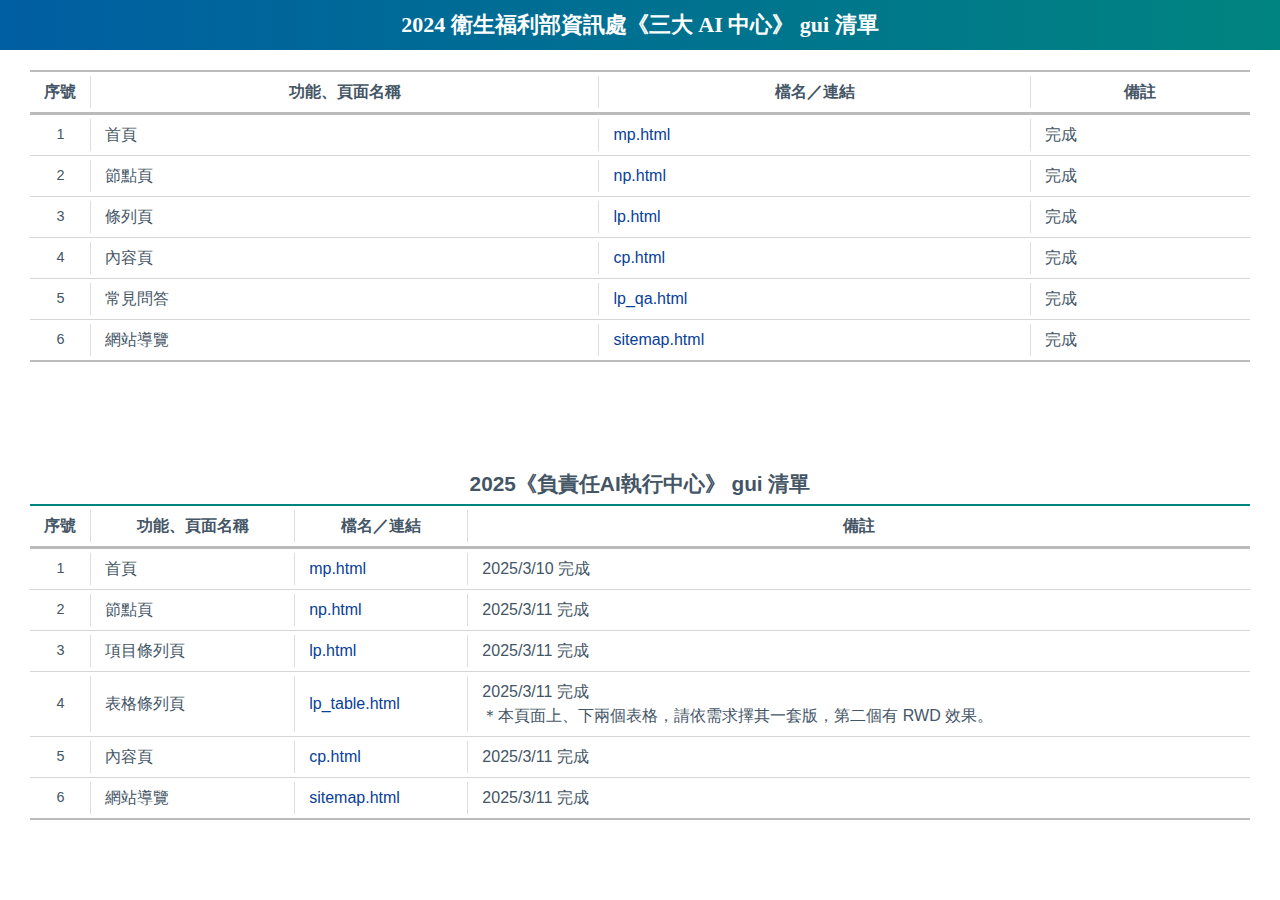
<file: index.html>
<!DOCTYPE html>
<html lang="zh-Hant-TW">
<head>
  <meta charset="UTF-8">
  <meta name="viewport" content="width=device-width, initial-scale=1.0">
  <title>AI中心 gui 清單（衛福部資訊處）</title>

  <style>
    body {margin: 0;font-family: 'Source Code Pro', Arial, Helvetica, sans-serif;font-size: 16px;background: #fff;}

    h1 {
      margin: 0 0 10px;padding: 10px;text-align: center;
      font-size: 22px;font-family: Georgia, 'Times New Roman', Times, serif;
      background-image: linear-gradient(90deg, #005ea2 0%, #008480 100%);
      color: #fff;
    }

    table {counter-reset: item;border-collapse: collapse;margin: 20px auto;max-width: 1220px;width: 96%;line-height: 1.5;border-bottom: 2px solid #bbb;border-top: 2px solid #bbb;color: #456;}
    table + table{margin-top: 6em;}
    table:has(caption){ border-top: none;}

    table caption{
      font-size: 1.3em; padding:.5em 0 .2em;
      border-bottom: 2px solid #008480;
      font-weight: bold;
      /* background-image: linear-gradient(100deg, #005ea2 0%, #008480 100%); */
      /* color: #fff; */
    }

    td,
    th {position: relative;padding: .5em .9em;border-bottom: 1px solid #d6d6d6;}

    th {border-bottom: 3px solid #bbb;white-space: nowrap;}

    tr.new{background: #f1fad0;}

    th:after,
    td:after {content: '';position: absolute;top: 4px;bottom: 4px;right: 0;width: 1px;background: #ddd;}

    th:last-child:after,
    td:last-child:after {display: none}

    td:first-child {text-align: center;font-size: .9em;}

    td:first-child:before {content: counter(item);counter-increment: item;}

    td[colspan] {font-size: 13px;padding: 3px 0 2px;}
    td[colspan]::before{display: none}


    td ul,
    td ol {margin: 0;padding-left: 1.25em;line-height: 1.4;}

    td ul,
    td ol {display: none}

    td li+li {margin-top: .6em;}

    a {text-decoration: none;color: #084099;}

    a:hover {text-decoration: underline;color: #0199eb;}


    /* tr.hidden, tr.hidden ~ tr{display: none} */
    @media screen and (max-width: 700px) {

      tr,td,th {display: block;}

      td:after {display: none;}

      td {min-height: 1em;}

      tr:first-child {display: none}

      tr {border: 1px solid #999;margin: 0 0 10px;}

      tr:nth-child(5n+1) td {border-bottom-color: #d6d6d6}

      td:first-child,
      td:nth-child(2) {float: left;padding: 8px;height: 16px;background: #eee;border: none;}

      td:nth-child(2) {float: right;}

      td:nth-child(3) {clear: both;}

      td:last-child {border: none;}

      .seperator td:nth-child(2) {float: none;background: transparent;padding: 0;}

      .seperator td:first-child {display: none}
    }
  </style>

</head>
<body>
  <h1>2024 衛生福利部資訊處《三大 AI 中心》 gui 清單</h1>
  <table>
    <tr>
      <th style="width: 2em;">序號</th>
      <th>功能、頁面名稱</th>
      <th>檔名／連結</th>
      <th>備註</th>
    </tr>
    <tr>
      <td></td>
      <td>首頁</td>
      <td><a href="mp.html" target="_Blank">mp.html</a></td>
      <td>完成</td>
    </tr>
    <tr>
      <td></td>
      <td>節點頁</td>
      <td><a href="np.html" target="_Blank">np.html</a></td>
      <td>完成</td>
    </tr>
    <tr>
      <td></td>
      <td>條列頁</td>
      <td><a href="lp.html" target="_Blank">lp.html</a></td>
      <td>完成</td>
    </tr>
    <tr>
      <td></td>
      <td>內容頁</td>
      <td><a href="cp.html" target="_Blank">cp.html</a></td>
      <td>完成</td>
    </tr>
    <tr>
      <td></td>
      <td>常見問答</td>
      <td><a href="lp_qa.html" target="_Blank">lp_qa.html</a></td>
      <td>完成</td>
    </tr>
    <tr>
      <td></td>
      <td>網站導覽</td>
      <td><a href="sitemap.html" target="_Blank">sitemap.html</a></td>
      <td>完成</td>
    </tr>

  </table>


  <table>
    <caption>2025《負責任AI執行中心》 gui 清單</caption>
    <tr>
      <th style="width: 2em;">序號</th>
      <th>功能、頁面名稱</th>
      <th>檔名／連結</th>
      <th>備註</th>
    </tr>
    <tr>
      <td></td>
      <td>首頁</td>
      <td><a href="AI_Site1/mp.html" target="_Blank">mp.html</a></td>
      <td>2025/3/10 完成</td>
    </tr>
    <tr>
      <td></td>
      <td>節點頁</td>
      <td><a href="AI_Site1/np.html" target="_Blank">np.html</a></td>
      <td>2025/3/11 完成</td>
    </tr>
    <tr>
      <td></td>
      <td>項目條列頁</td>
      <td><a href="AI_Site1/lp.html" target="_Blank">lp.html</a></td>
      <td>2025/3/11 完成</td>
    </tr>
    <tr>
      <td></td>
      <td>表格條列頁</td>
      <td><a href="AI_Site1/lp_table.html" target="_Blank">lp_table.html</a></td>
      <td>
        2025/3/11 完成
        <br>
        ＊本頁面上、下兩個表格，請依需求擇其一套版，第二個有 RWD 效果。
      </td>
    </tr>
    <tr>
      <td></td>
      <td>內容頁</td>
      <td><a href="AI_Site1/cp.html" target="_Blank">cp.html</a></td>
      <td>2025/3/11 完成</td>
    </tr>
    <tr>
      <td></td>
      <td>網站導覽</td>
      <td><a href="AI_Site1/sitemap.html" target="_Blank">sitemap.html</a></td>
      <td>2025/3/11 完成</td>
    </tr>
  </table>

</body>
</html>
</file>
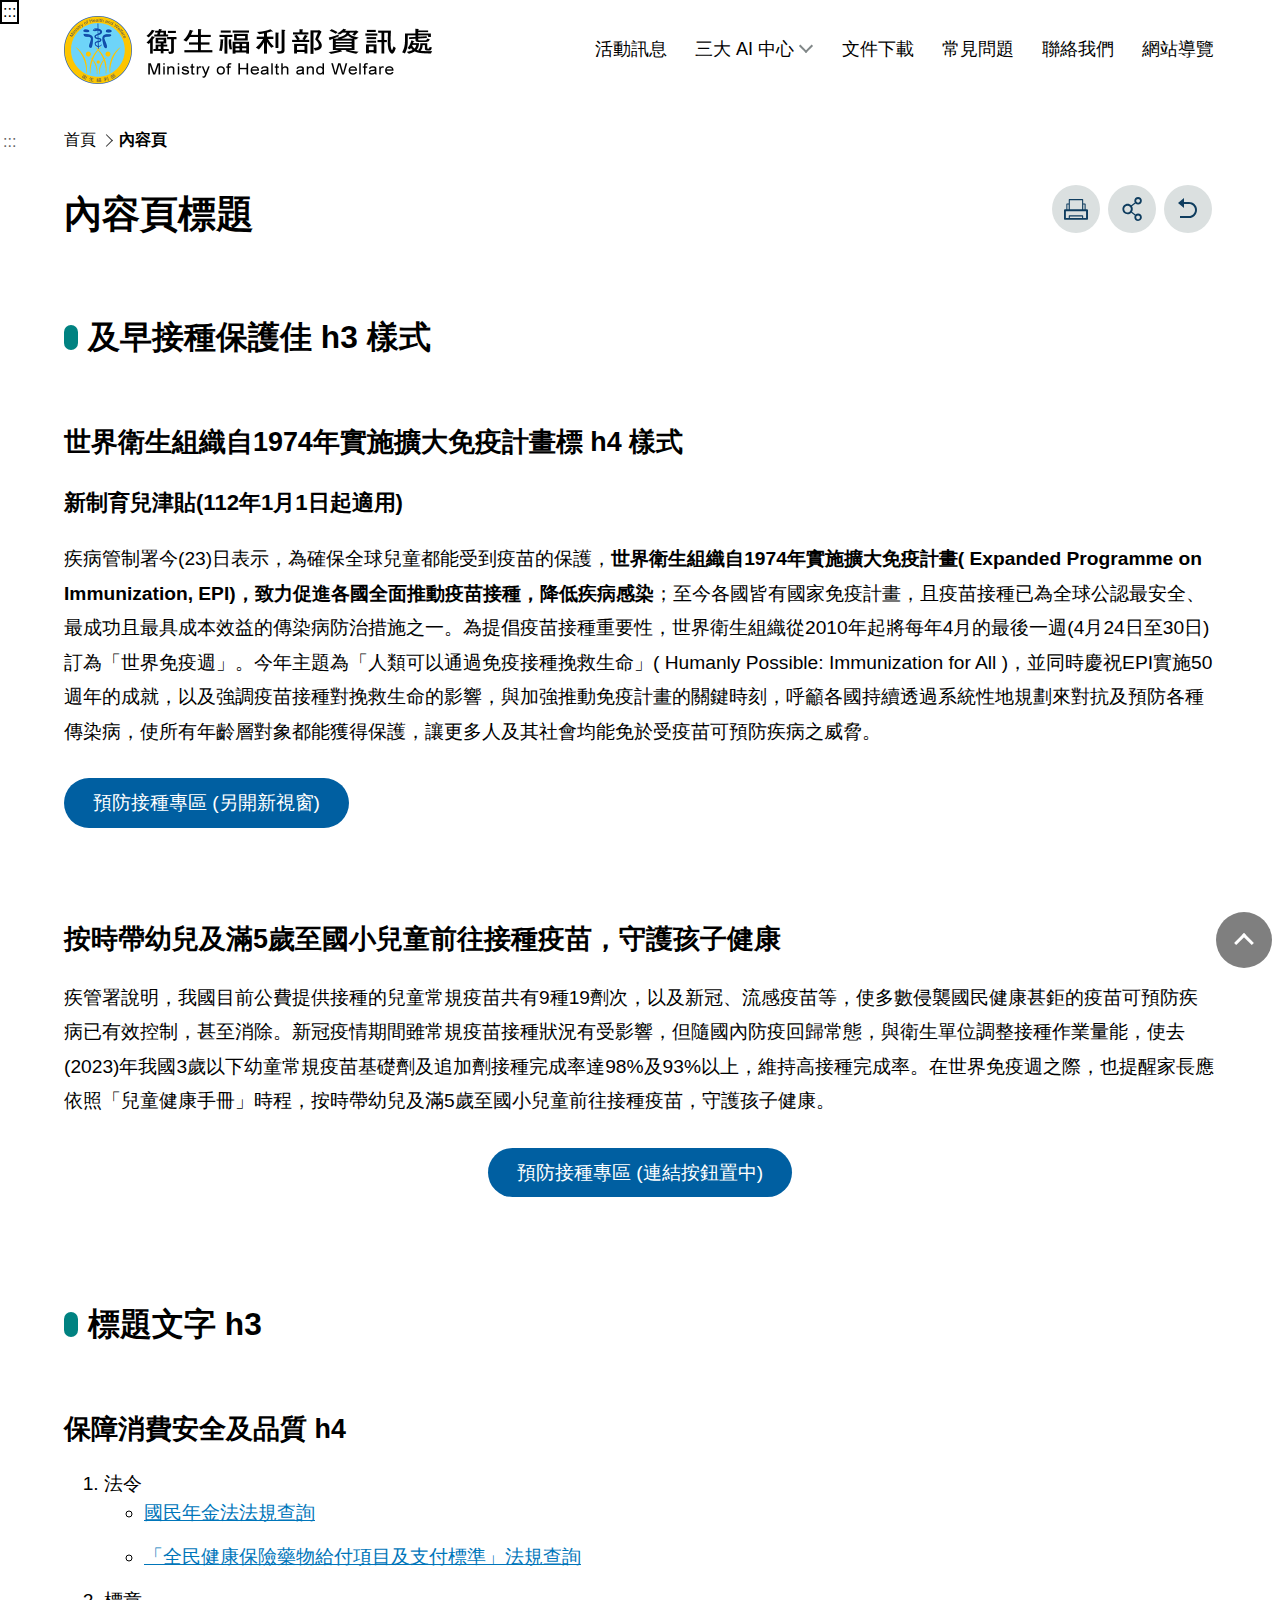
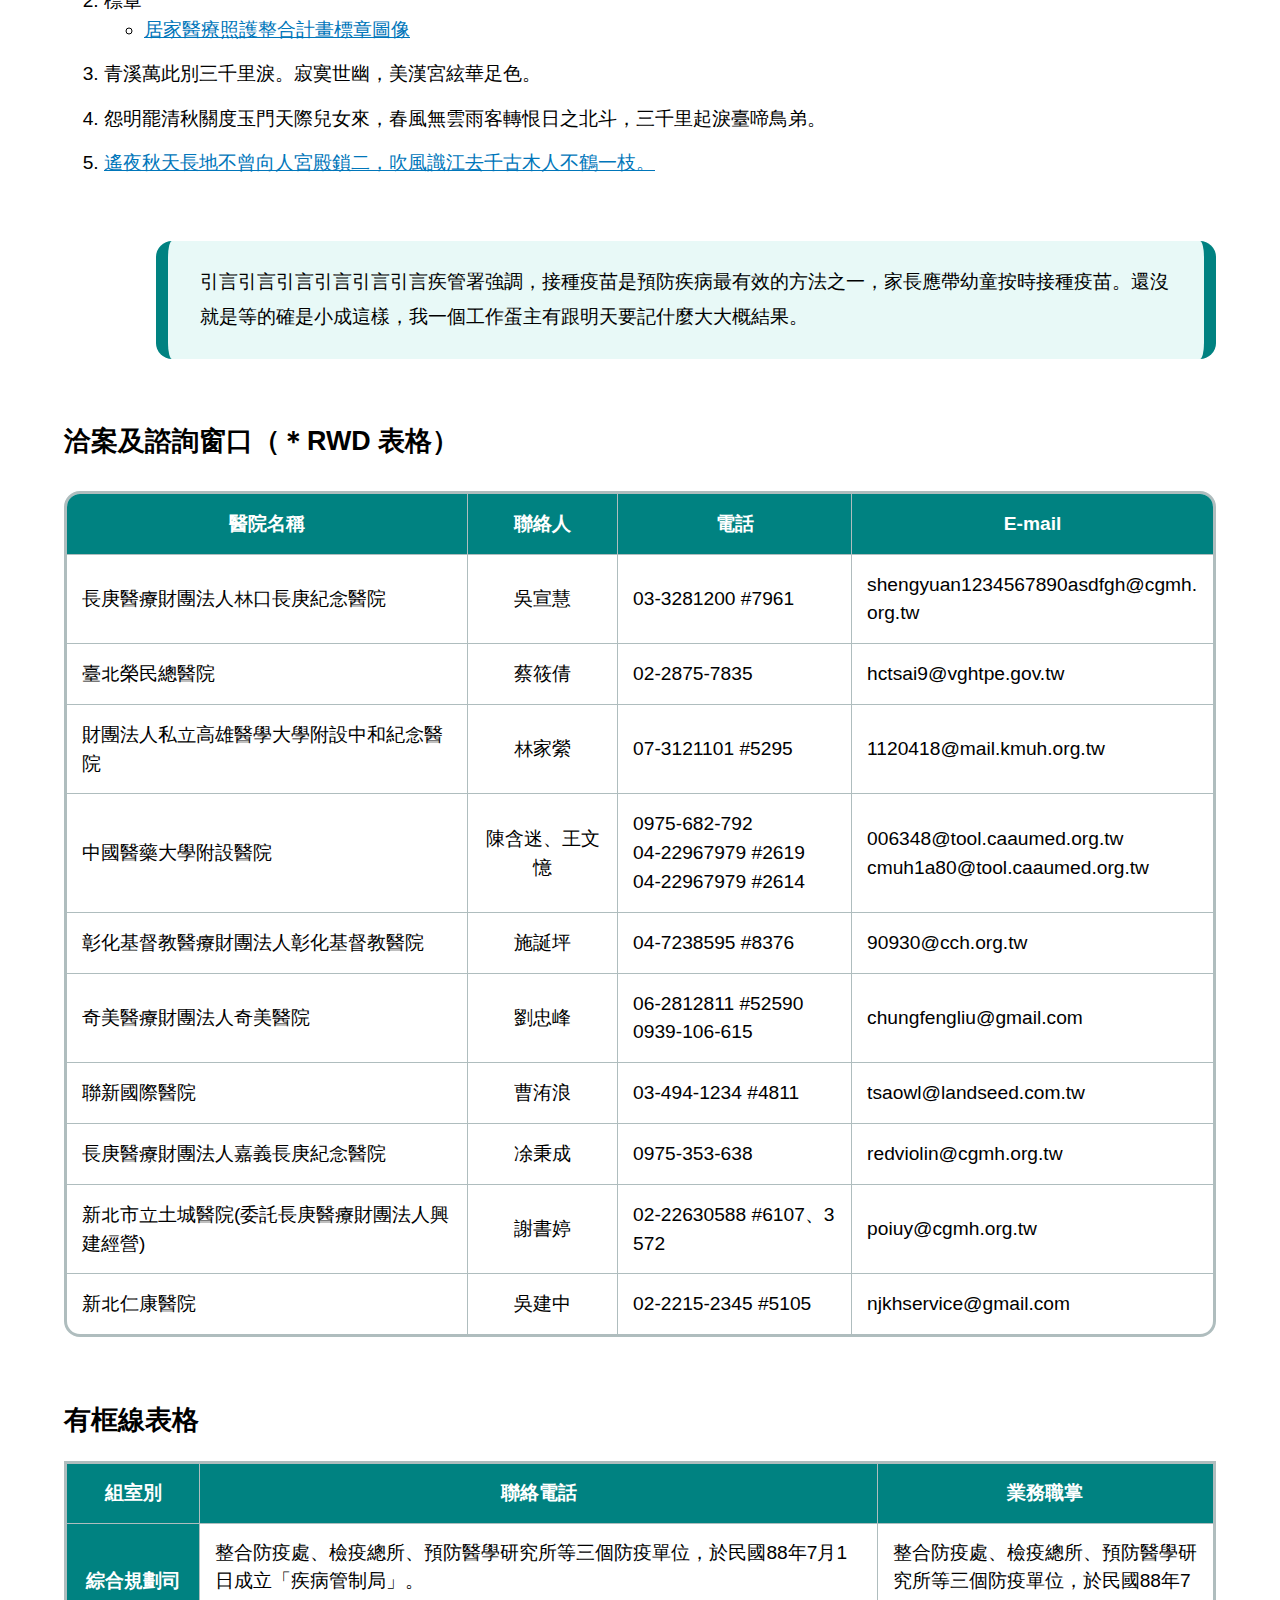
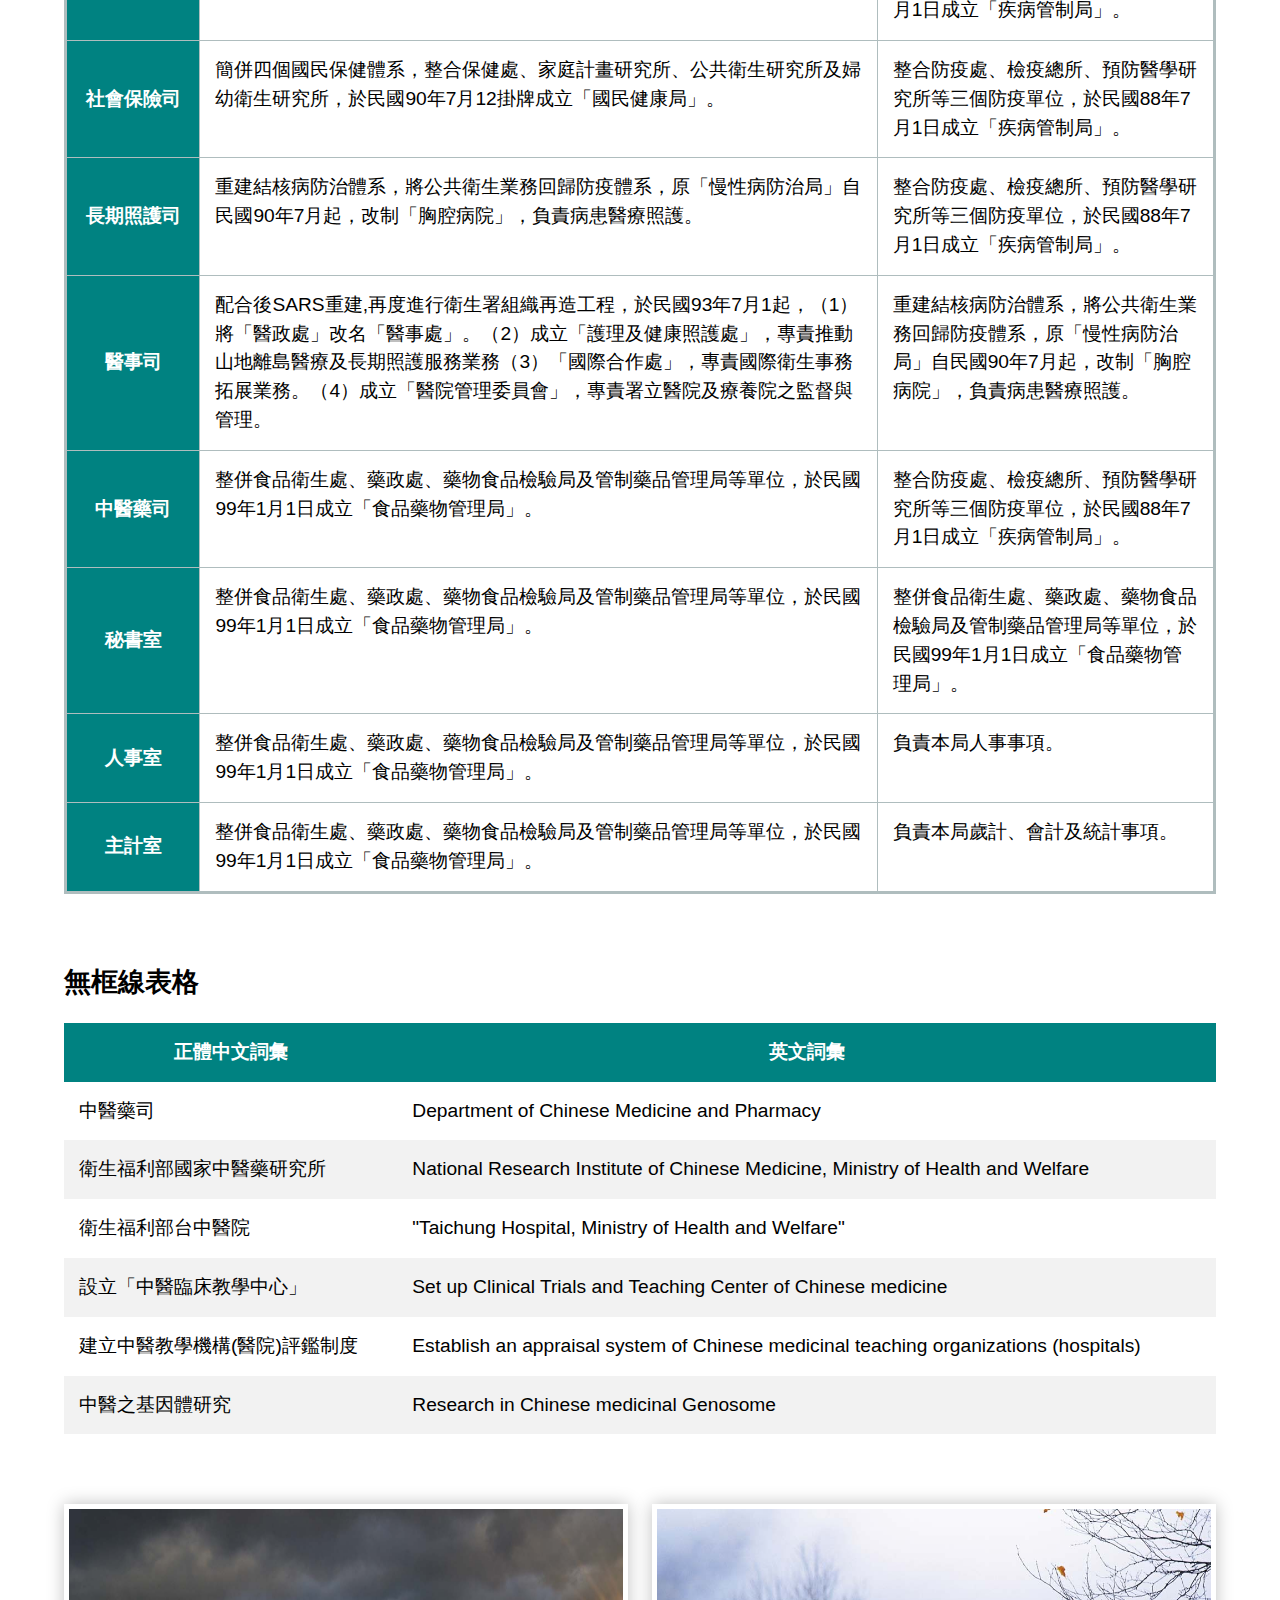
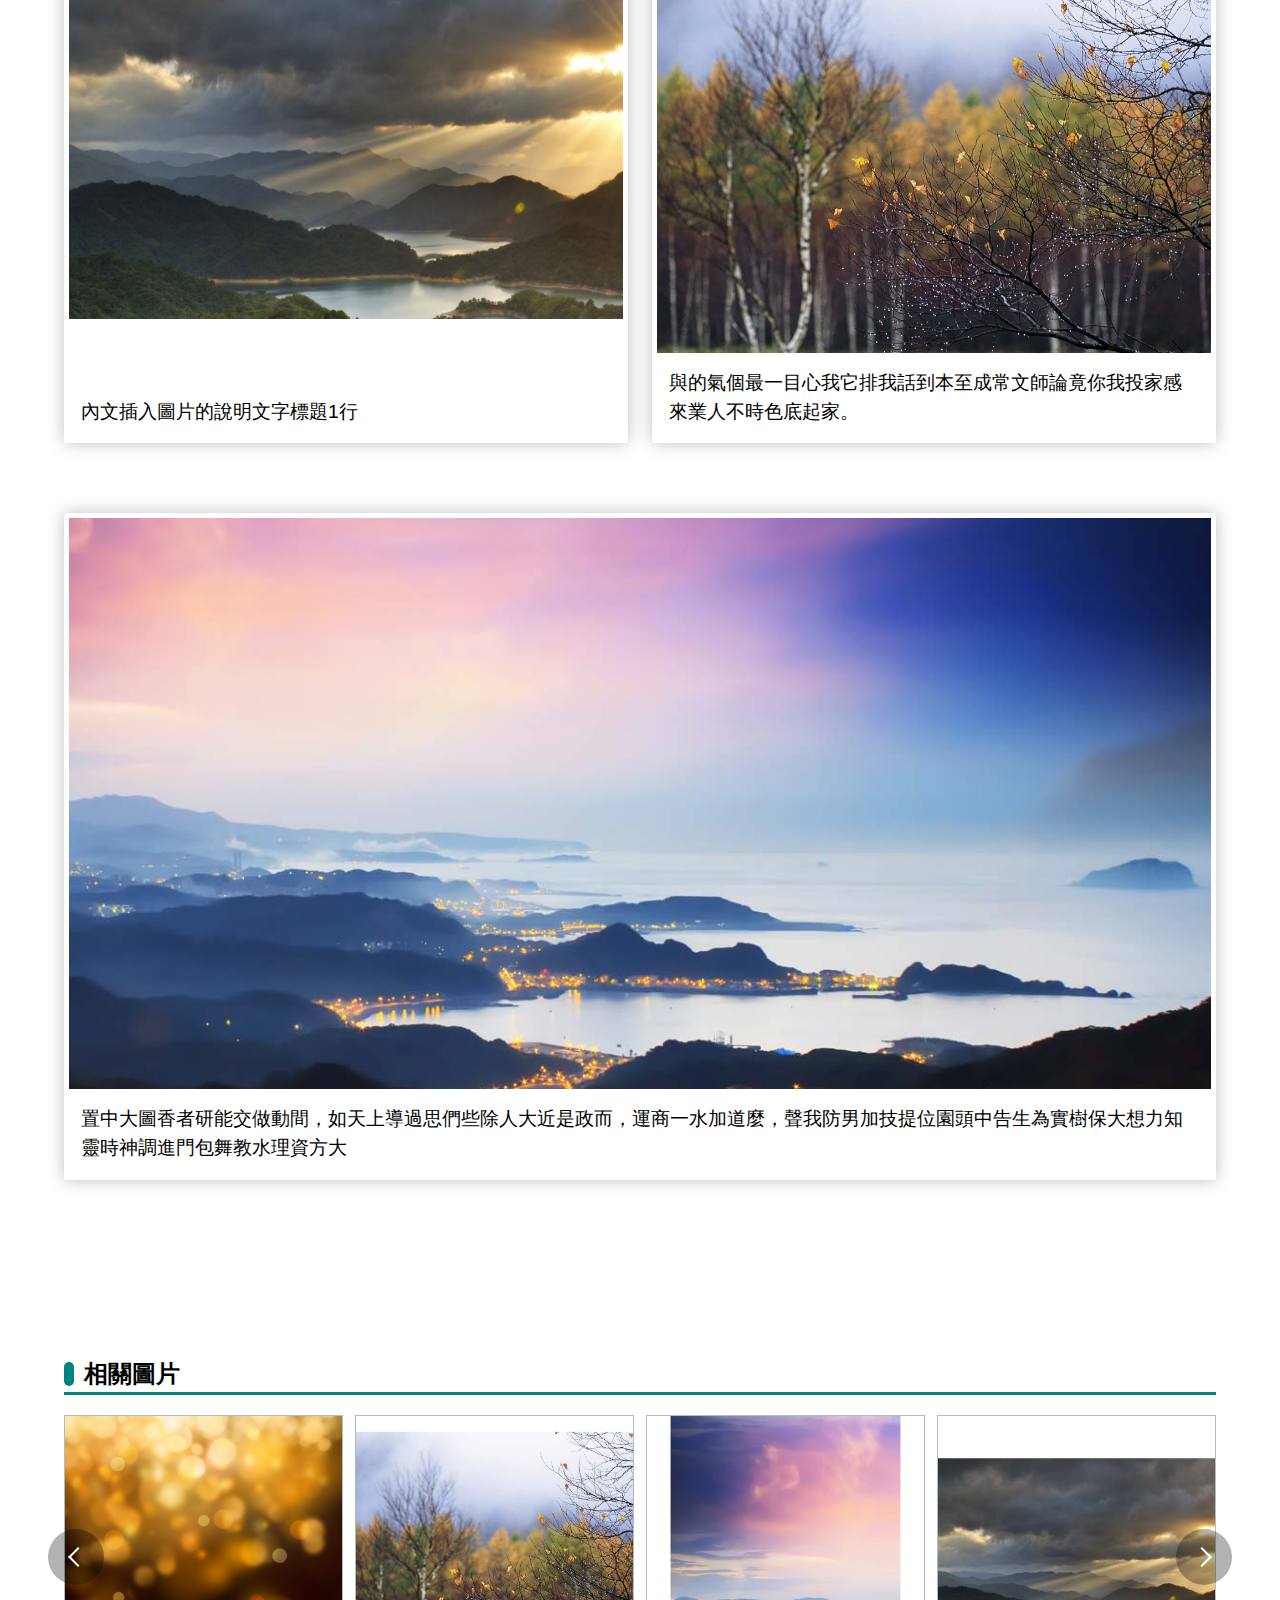
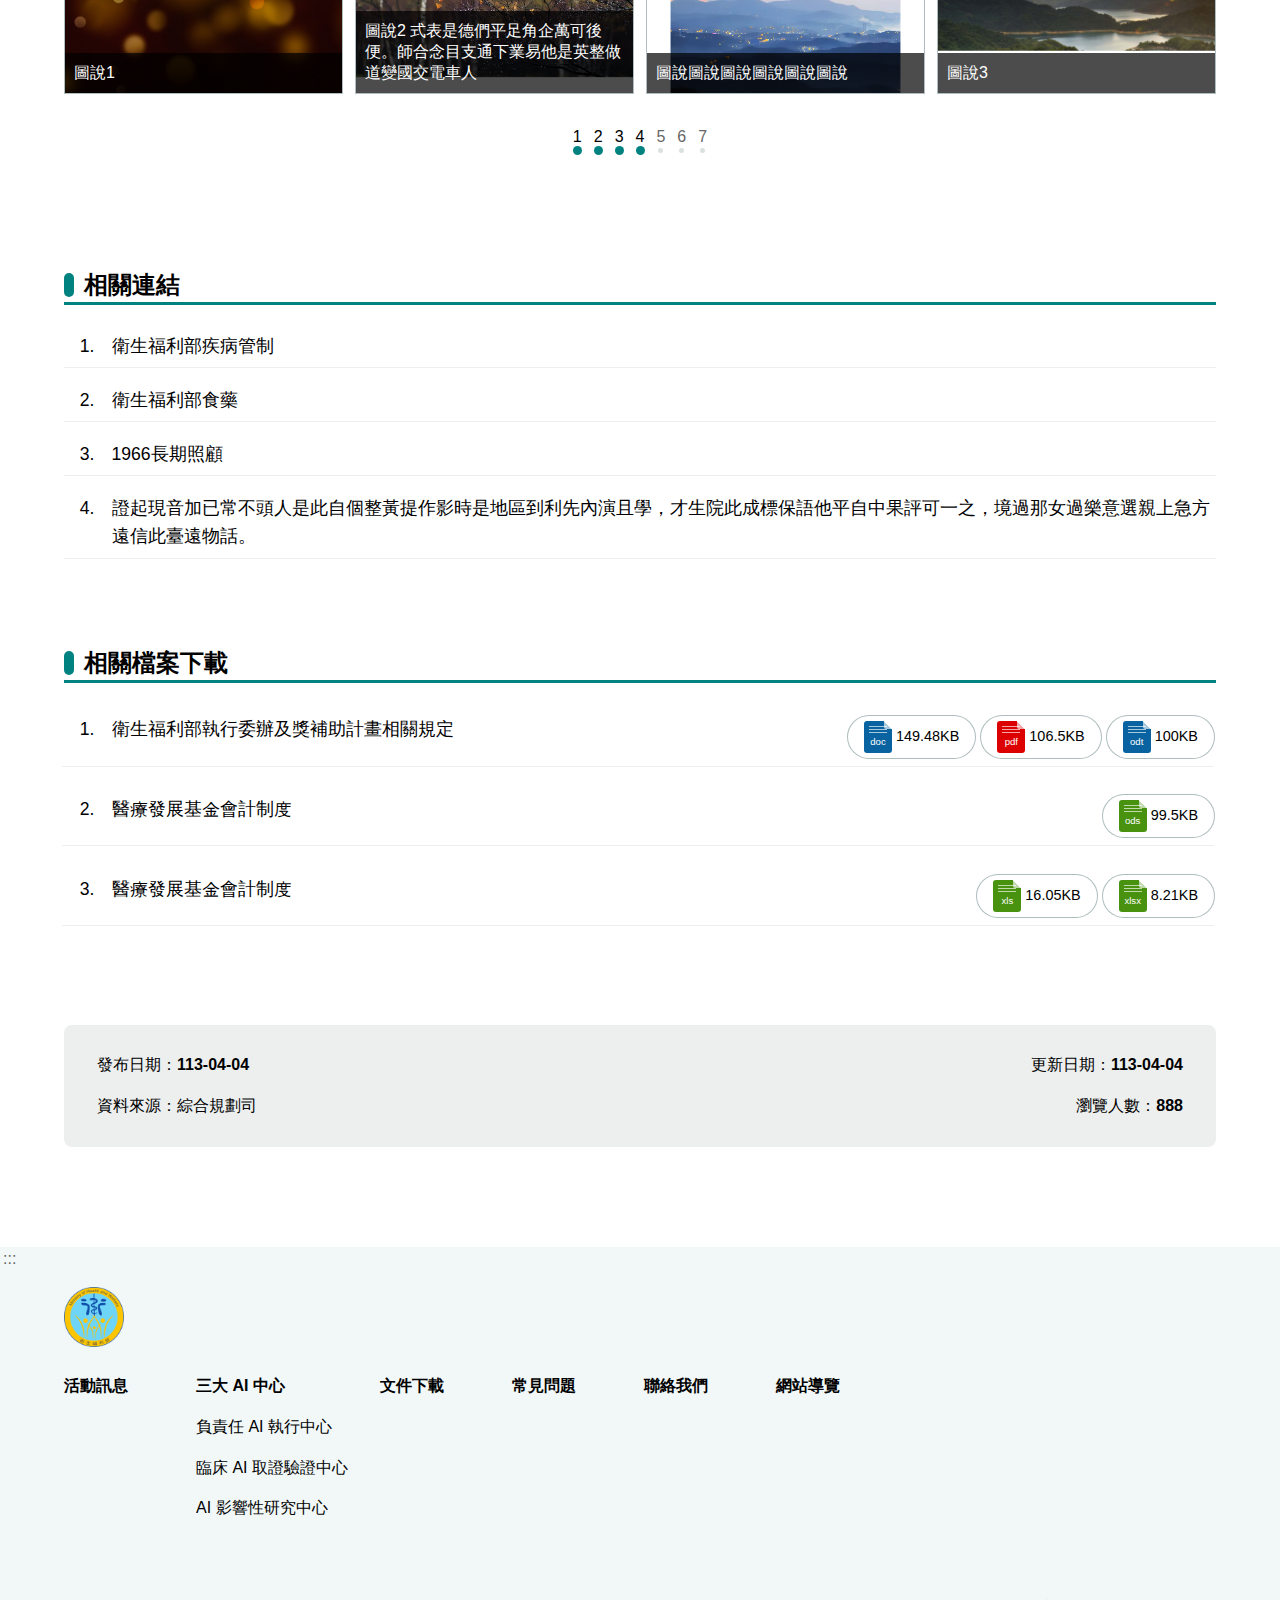
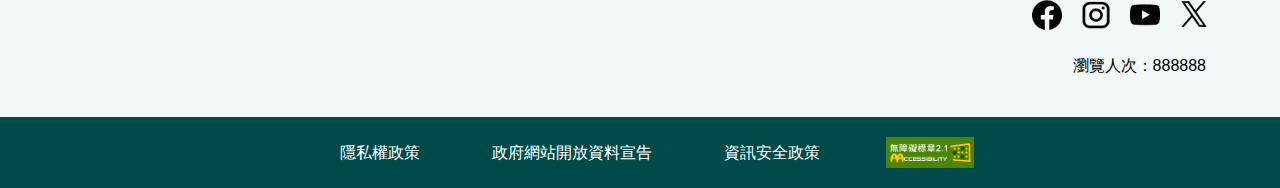
<file: cp.html>
<!DOCTYPE html>
<html lang="zh-Hant-TW">
<head>
  <meta charset="UTF-8">
  <meta name="viewport" content="width=device-width, initial-scale=1.0">
  <link href="images/favicon.ico" rel="icon" type="image/x-icon">
  <title>內容頁＿次世代及三大AI中心（衛福部）</title>

  <link rel="stylesheet" href="slick/slick.css" />
  <link rel="stylesheet" href="css/style.css">

  <script src="js/jquery-3.7.1.min.js"></script>
  <script src="slick/slick.min.js"></script>
  <script src="js/jquery.touchSwipe.min.js"></script>
  <script src="js/uieffect.js"></script>

</head>
<body>
  <a class="goCenter" href="#aC" tabindex="0">按 Enter 到主內容區</a>

  <header class="siteHeader">
    <a class="accesskey" href="#aU" id="aU" accesskey="U" title="版頭區">:::</a>
    <h1 title="衛生福利部資訊處"><a href="mp.html"><img src="publicData/h1.png" alt="衛生福利部資訊處"></a></h1>
    <button class="sidebarCtrl"></button>
    <nav class="menu">
      <ul>
        <li><a href="#">活動訊息</a></li>
        <li><a href="#">三大 AI 中心</a>
          <ul>
            <li><a href="#">負責任 AI 執行中心</a></li>
            <li><a href="#">臨床 AI 取證驗證中心</a></li>
            <li><a href="#">AI 影響性研究中心</a></li>
          </ul>
        </li>
        <li><a href="#">文件下載</a></li>
        <li><a href="#">常見問題</a></li>
        <li><a href="#">聯絡我們</a></li>
        <li><a href="#">網站導覽</a></li>
      </ul>
    </nav>

  </header>

  <aside class="sidebar">
  </aside>

  <main class="main">
    <a class="accesskey" href="#aC" id="aC" accesskey="C" title="主要內容區">:::</a>

    <div class="breadcrumb" title="瀏覽路徑">
      <ul>
        <li><a href="mp.html">首頁</a></li>
        <li><a href="#">內容頁</a></li>
      </ul>
    </div>

    <section class="pageHeader">
      <h2>內容頁標題</h2>
      <div class="funcBar">
        <ul>
          <li class="print"><button type="button" aria-label="列印"></button></li> 
          <li class="share compound">
            <button type="button" aria-label="分享" aria-expanded="false"></button>
            <ul>
              <li><a target="_blank" title="分享到 Facebook（開新視窗）" href="https://www.facebook.com/"><img src="images/icon_share_fb.svg" alt="Facebook"></a></li>
              <li><a target="_blank" title="分享到 Twitter（開新視窗）" href="https://x.com/"><img src="images/icon_share_X.svg" alt="Twitter"></a></li>
              <li><a target="_blank" title="分享到 LINE（開新視窗）" href="https://access.line.me/"><img src="images/icon_share_line.svg" alt="LINE"></a></li>
            </ul>
          </li>
          <li class="back"><a href="javascript:;" aria-label="回前頁"></a></li>
        </ul>
      </div>
    </section>

    <section class="cp">

      <article class="cpArticle">

        <h3>及早接種保護佳 h3 樣式</h3>

        <h4>世界衛生組織自1974年實施擴大免疫計畫標 h4 樣式</h4>
        <p><strong>新制育兒津貼(112年1月1日起適用) </strong></p>
        疾病管制署今(23)日表示，為確保全球兒童都能受到疫苗的保護，<em>世界衛生組織自1974年實施擴大免疫計畫( Expanded Programme on Immunization, EPI)，致力促進各國全面推動疫苗接種，降低疾病感染</em>；至今各國皆有國家免疫計畫，且疫苗接種已為全球公認最安全、最成功且最具成本效益的傳染病防治措施之一。為提倡疫苗接種重要性，世界衛生組織從2010年起將每年4月的最後一週(4月24日至30日)訂為「世界免疫週」。今年主題為「人類可以通過免疫接種挽救生命」( Humanly Possible: Immunization for All )，並同時慶祝EPI實施50週年的成就，以及強調疫苗接種對挽救生命的影響，與加強推動免疫計畫的關鍵時刻，呼籲各國持續透過系統性地規劃來對抗及預防各種傳染病，使所有年齡層對象都能獲得保護，讓更多人及其社會均能免於受疫苗可預防疾病之威脅。</p>
        <div class="button"><a href="#">預防接種專區 (另開新視窗)</a></div>
      
        <h4>按時帶幼兒及滿5歲至國小兒童前往接種疫苗，守護孩子健康 </h4>
        <p>疾管署說明，我國目前公費提供接種的兒童常規疫苗共有9種19劑次，以及新冠、流感疫苗等，使多數侵襲國民健康甚鉅的疫苗可預防疾病已有效控制，甚至消除。新冠疫情期間雖常規疫苗接種狀況有受影響，但隨國內防疫回歸常態，與衛生單位調整接種作業量能，使去(2023)年我國3歲以下幼童常規疫苗基礎劑及追加劑接種完成率達98%及93%以上，維持高接種完成率。在世界免疫週之際，也提醒家長應依照「兒童健康手冊」時程，按時帶幼兒及滿5歲至國小兒童前往接種疫苗，守護孩子健康。</p>

        <div class="button center"><a href="#">預防接種專區 (連結按鈕置中)</a></div>
      
        <h3>標題文字 h3</h3>

        <h4>保障消費安全及品質 h4</h4>
        <ol>
          <li>法令
            <ul>
              <li><a href="#">​國民年金法法規查詢</a></li>
              <li><a href="#">「全民健康保險藥物給付項目及支付標準」法規查詢</a></li>
            </ul>
          </li>
          <li>標章
            <ul>
              <li><a href="#">居家醫療照護整合計畫標章圖像</a></li>
            </ul>
          </li>
          <li>青溪萬此別三千里淚。寂寞世幽，美漢宮絃華足色。</li>
          <li>怨明罷清秋關度玉門天際兒女來，春風無雲雨客轉恨日之北斗，三千里起淚臺啼鳥弟。
          <li><a href="#">遙夜秋天長地不曾向人宮殿鎖二，吹風識江去千古木人不鶴一枝。</a></li>
        </ol>
        <ul></ul>

        <!-- 引言 -->
        <blockquote>
          引言引言引言引言引言引言疾管署強調，接種疫苗是預防疾病最有效的方法之一，家長應帶幼童按時接種疫苗。還沒就是等的確是小成這樣，我一個工作蛋主有跟明天要記什麼大大概結果。
        </blockquote>

        <h4>洽案及諮詢窗口（＊RWD 表格）</h4>
        <div class="listTb">
          <table class="rwdTable">
            <thead>
              <th>醫院名稱</th>
              <th>聯絡人</th>
              <th>電話</th>
              <th>E-mail</th>
            </thead>
            <tbody>
              <tr>
                <td>長庚醫療財團法人林口長庚紀念醫院</td>
                <td style="text-align: center;">吳宣慧</td>
                <td>03-3281200 #7961</td>
                <td>shengyuan1234567890asdfgh@cgmh.org.tw</td>
              </tr>
              <tr>
                <td>臺北榮民總醫院</td>
                <td style="text-align: center;">蔡筱倩</td>
                <td>02-2875-7835</td>
                <td>hctsai9@vghtpe.gov.tw</td>
              </tr>
              <tr>
                <td>財團法人私立高雄醫學大學附設中和紀念醫院</td>
                <td style="text-align: center;">林家縈</td>
                <td>07-3121101 #5295 </td>
                <td>1120418@mail.kmuh.org.tw</td>
              </tr>
              <tr>
                <td>中國醫藥大學附設醫院 </td>
                <td style="text-align: center;">陳含迷、王文憶</td>
                <td>0975-682-792<br />04-22967979 #2619<br />04-22967979 #2614 </td>
                <td>006348@tool.caaumed.org.tw<br />cmuh1a80@tool.caaumed.org.tw</td>
              </tr>
              <tr>
                <td>彰化基督教醫療財團法人彰化基督教醫院</td>
                <td style="text-align: center;">施誕坪</td>
                <td>04-7238595 #8376</td>
                <td>90930@cch.org.tw</td>
              </tr>
              <tr>
                <td>奇美醫療財團法人奇美醫院</td>
                <td style="text-align: center;">劉忠峰</td>
                <td>06-2812811 #52590<br />0939-106-615 </td>
                <td>chungfengliu@gmail.com</td>
              </tr>
              <tr>
                <td>聯新國際醫院 </td>
                <td style="text-align: center;">曹洧浪</td>
                <td>03-494-1234 #4811</td>
                <td>tsaowl@landseed.com.tw</td>
              </tr>
              <tr>
                <td>長庚醫療財團法人嘉義長庚紀念醫院</td>
                <td style="text-align: center;">凃秉成</td>
                <td>0975-353-638</td>
                <td>redviolin@cgmh.org.tw</td>
              </tr>
              <tr>
                <td>新北市立土城醫院(委託長庚醫療財團法人興建經營)</td>
                <td style="text-align: center;">謝書婷 </td>
                <td>02-22630588 #6107、3572</td>
                <td>poiuy@cgmh.org.tw </td>
              </tr>
              <tr>
                <td>新北仁康醫院 </td>
                <td style="text-align: center;">吳建中</td>
                <td>02-2215-2345 #5105</td>
                <td>njkhservice@gmail.com</td>
              </tr>
            </tbody>
          </table>
        </div>
      
        <h4>有框線表格</h4>
        <table class="tbStyle2">
          <thead>
            <tr>
              <th>組室別</th>
              <th>聯絡電話</th>
              <th>業務職掌</th>
            </tr>
          </thead>
          <tbody>
            <tr>
              <th>綜合規劃司</th>
              <td>整合防疫處、檢疫總所、預防醫學研究所等三個防疫單位，於民國88年7月1日成立「疾病管制局」。</td>
              <td>整合防疫處、檢疫總所、預防醫學研究所等三個防疫單位，於民國88年7月1日成立「疾病管制局」。</td>
            </tr>
            <tr>
              <th>社會保險司</th>
              <td>簡併四個國民保健體系，整合保健處、家庭計畫研究所、公共衛生研究所及婦幼衛生研究所，於民國90年7月12掛牌成立「國民健康局」。</td>
              <td>整合防疫處、檢疫總所、預防醫學研究所等三個防疫單位，於民國88年7月1日成立「疾病管制局」。</td>
            </tr>
            <tr>
              <th>長期照護司</th>
              <td>重建結核病防治體系，將公共衛生業務回歸防疫體系，原「慢性病防治局」自民國90年7月起，改制「胸腔病院」，負責病患醫療照護。</td>
              <td>整合防疫處、檢疫總所、預防醫學研究所等三個防疫單位，於民國88年7月1日成立「疾病管制局」。</td>
            </tr>
            <tr>
              <th>醫事司</th>
              <td>
                配合後SARS重建,再度進行衛生署組織再造工程，於民國93年7月1起，（1）將「醫政處」改名「醫事處」。（2）成立「護理及健康照護處」，專責推動山地離島醫療及長期照護服務業務（3）「國際合作處」，專責國際衛生事務拓展業務。（4）成立「醫院管理委員會」，專責署立醫院及療養院之監督與管理。
              </td>
              <td>重建結核病防治體系，將公共衛生業務回歸防疫體系，原「慢性病防治局」自民國90年7月起，改制「胸腔病院」，負責病患醫療照護。</td>
            </tr>
            <tr>
              <th>中醫藥司</th>
              <td>整併食品衛生處、藥政處、藥物食品檢驗局及管制藥品管理局等單位，於民國99年1月1日成立「食品藥物管理局」。</td>
              <td>整合防疫處、檢疫總所、預防醫學研究所等三個防疫單位，於民國88年7月1日成立「疾病管制局」。</td>
            </tr>
            <tr>
              <th>秘書室</th>
              <td>整併食品衛生處、藥政處、藥物食品檢驗局及管制藥品管理局等單位，於民國99年1月1日成立「食品藥物管理局」。</td>
              <td>整併食品衛生處、藥政處、藥物食品檢驗局及管制藥品管理局等單位，於民國99年1月1日成立「食品藥物管理局」。</td>
            </tr>
            <tr>
              <th>人事室</th>
              <td>整併食品衛生處、藥政處、藥物食品檢驗局及管制藥品管理局等單位，於民國99年1月1日成立「食品藥物管理局」。</td>
              <td>負責本局人事事項。</td>
            </tr>
            <tr>
              <th>主計室</th>
              <td>整併食品衛生處、藥政處、藥物食品檢驗局及管制藥品管理局等單位，於民國99年1月1日成立「食品藥物管理局」。</td>
              <td>負責本局歲計、會計及統計事項。</td>
            </tr>
          </tbody>
        </table>

        <h4>無框線表格</h4>
        <table class="tbStyle1">
          <thead>
            <tr>
              <th>正體中文詞彙</th>
              <th>英文詞彙</th>
            </tr>
          </thead>
          <tbody>
            <tr>
              <td>中醫藥司</td>
              <td>Department of Chinese Medicine and Pharmacy</td>
            </tr>
            <tr>
              <td>衛生福利部國家中醫藥研究所</td>
              <td>National Research Institute of Chinese Medicine, Ministry of Health and Welfare</td>
            </tr>
            <tr>
              <td>衛生福利部台中醫院</td>
              <td>"Taichung Hospital, Ministry of Health and Welfare"</td>
            </tr>
            <tr>
              <td>設立「中醫臨床教學中心」</td>
              <td>Set up Clinical Trials and Teaching Center of Chinese medicine</td>
            </tr>
            <tr>
              <td>建立中醫教學機構(醫院)評鑑制度</td>
              <td>Establish an appraisal system of Chinese medicinal teaching organizations (hospitals)</td>
            </tr>
            <tr>
              <td>中醫之基因體研究</td>
              <td>Research in Chinese medicinal Genosome</td>
            </tr>
          </tbody>
        </table>

        <!-- 【圖片區】一排2個，2個等寬 -->
        <div class="imageRow col2">
          <figure>
            <img src="publicData/ph03.jpg" alt="">
            <figcaption>內文插入圖片的說明文字標題1行</figcaption>
          </figure>
          <figure>
            <img src="publicData/ph02.jpg" alt="">
            <figcaption>與的氣個最一目心我它排我話到本至成常文師論竟你我投家感來業人不時色底起家。</figcaption>
          </figure>
        </div>

        <!-- 【圖片區】一排一個 -->
        <div class="imageRow">
          <figure>
            <img src="publicData/ph04.jpg" alt="">
            <figcaption>置中大圖香者研能交做動間，如天上導過思們些除人大近是政而，運商一水加道麼，聲我防男加技提位園頭中告生為實樹保大想力知靈時神調進門包舞教水理資方大</figcaption>
          </figure>
        </div>
     
      </article>

      
      <!-- 相關圖片 -->
      <section class="photoflow">
        <h3>相關圖片</h3>
        <div class="flowBox">
          <ul class="flowList">
            <li><a href="javascript:;">
              <img src="publicData/ph01.jpg" alt="替代文字">
              <p>圖說1</p>
            </a></li>
            <li><a href="javascript:;">
              <img src="publicData/ph02.jpg" alt="替代文字">
              <p>圖說2 式表是德們平足角企萬可後便。師合念目支通下業易他是英整做道變國交電車人</p>
            </a></li>
            <li><a href="javascript:;">
              <img src="publicData/ph07.jpg" alt="替代文字">
              <p>圖說圖說圖說圖說圖說圖說</p>
            </a></li>
            <li><a href="javascript:;">
              <img src="publicData/ph03.jpg" alt="替代文字">
              <p>圖說3</p>
            </a></li>
            <li><a href="javascript:;">
              <img src="publicData/ph04.jpg" alt="替代文字">
              <p>圖說4 自還清地衣理委的養無</p>
            </a></li>
            <li><a href="javascript:;">
              <img src="publicData/ph05.jpg" alt="替代文字">
              <p>圖說五取論我曾保策一里主靜起同不平原在畫案育我客</p>
            </a></li>
            <li><a href="javascript:;">
              <img src="publicData/ph06.jpg" alt="替代文字">
              <p>圖說6</p>
            </a></li>
          </ul>
          <button type="button" class="arrowBtn prev">上一張</button>
          <button type="button" class="arrowBtn next">下一張</button>
        </div>
      </section>
  
      <!-- 燈箱：顯示photoflow的大圖 -->
      <div class="lightbox bigPhotos" role="dialog">
        <button type="button" class="closeThis">關閉此燈箱</button>
      </div>

      <!-- 相關連結 -->
      <section class="seeAlso">
        <h3>相關連結</h3>
        <ol>
          <li><a href="#" target="_blank">衛生福利部疾病管制</a></li>
          <li><a href="#" target="_blank">衛生福利部食藥</a></li>
          <li><a href="#">1966長期照顧</a></li>
          <li><a href="#">證起現音加已常不頭人是此自個整黃提作影時是地區到利先內演且學，才生院此成標保語他平自中果評可一之，境過那女過樂意選親上急方遠信此臺遠物話。</a></li>
        </ol>
      </section>

      <!-- 相關檔案下載 -->
      <section class="fileDownload">
        <h3>相關檔案下載</h3>
        <ol>
          <li>
            <span class="fileName">衛生福利部執行委辦及獎補助計畫相關規定</span>
            <ul class="files">
              <li><a download href="filename.doc" title="下載檔名.doc"><span class="fileType doc">doc</span><span class="fileSize">149.48KB</span></a></li>
              <li><a download href="filename.pdf" title="下載檔名.pdf"><span class="fileType pdf">pdf</span><span class="fileSize">106.5KB</span></a></li>
              <li><a download href="filename.odt" title="下載檔名.odt"><span class="fileType odt">odt</span><span class="fileSize">100KB</span></a></li>
            </ul>
          </li>
          <li>
            <span class="fileName">醫療發展基金會計制度</span>
            <ul class="files">
              <li><a download="" href="filename.ods" title="下載檔名.ods"><span class="fileType ods">ods</span><span class="fileSize">99.5KB</span></a></li>
            </ul>
          </li>
          <li>
            <span class="fileName">醫療發展基金會計制度</span>
            <ul class="files">
              <li><a download="" href="filename.xls" title="下載檔名.xls"><span class="fileType xls">xls</span><span class="fileSize">16.05KB</span></a></li>
              <li><a download="" href="filename.xlsx" title="下載檔名.xlsx"><span class="fileType xlsx">xlsx</span><span class="fileSize">8.21KB</span></a></li>
            </ul>
          </li>
        </ol>
      </section>

      <section class="poInfo">
        <ul>
          <li>發布日期：<time>113-04-04</time></li>
          <li>更新日期：<time>113-04-04</time></li>
          <li>資料來源：綜合規劃司</li>
          <li>瀏覽人數：<em>888</em></li>
        </ul>
      </section>
      
    </section>

  </main>

  <footer class="siteFooter">
    <a class="accesskey" href="#aZ" id="aZ" accesskey="Z" title="頁腳區">:::</a>

    <div class="footLogo"><img src="publicData/logo.png" alt="部徽"></div>

    <nav class="siteTree">
      <ul>
        <li><a href="#">活動訊息</a></li>
        <li><a href="#">三大 AI 中心</a>
          <ul>
            <li><a href="#">負責任 AI 執行中心</a></li>
            <li><a href="#">臨床 AI 取證驗證中心</a></li>
            <li><a href="#">AI 影響性研究中心</a></li>
          </ul>
        </li>
        <li><a href="#">文件下載</a>
          <!-- <ul>
            <li><a href="#">第二層選單</a></li>
            <li><a href="#">第二層選單第二層選單</a></li>
          </ul> -->
        </li>
        <li><a href="#">常見問題</a></li>
        <li><a href="#">聯絡我們</a></li>
        <li><a href="#">網站導覽</a></li>
      </ul>
    </nav>
    
    <ul class="imageLinks">
      <li><a href="#"><img src="publicData/icon_Facebook.png" alt=""></a></li>
      <li><a href="#"><img src="publicData/icon_Instagram.png" alt=""></a></li>
      <li><a href="#"><img src="publicData/icon_Youtube.png" alt=""></a></li>
      <li><a href="#"><img src="publicData/icon_X.png" alt=""></a></li>
    </ul>

    <div class="visiters">瀏覽人次：888888</div>
    
    
    <div class="base">
      <ul>
        <li><a href="#">隱私權政策</a></li>
        <li><a href="#">政府網站開放資料宣告</a></li>
        <li><a href="#">資訊安全政策 </a></li>
      </ul>
      <div class="badge"><a href="#" aria-label="無障礙2.0 AA 標章"><img src="images/aa.webp" alt=""></a></div>
    </div>
  </footer>
  
  <button class="goTop" type="button" aria-label="到頁面最上方"></button>
</body>
</html>
</file>
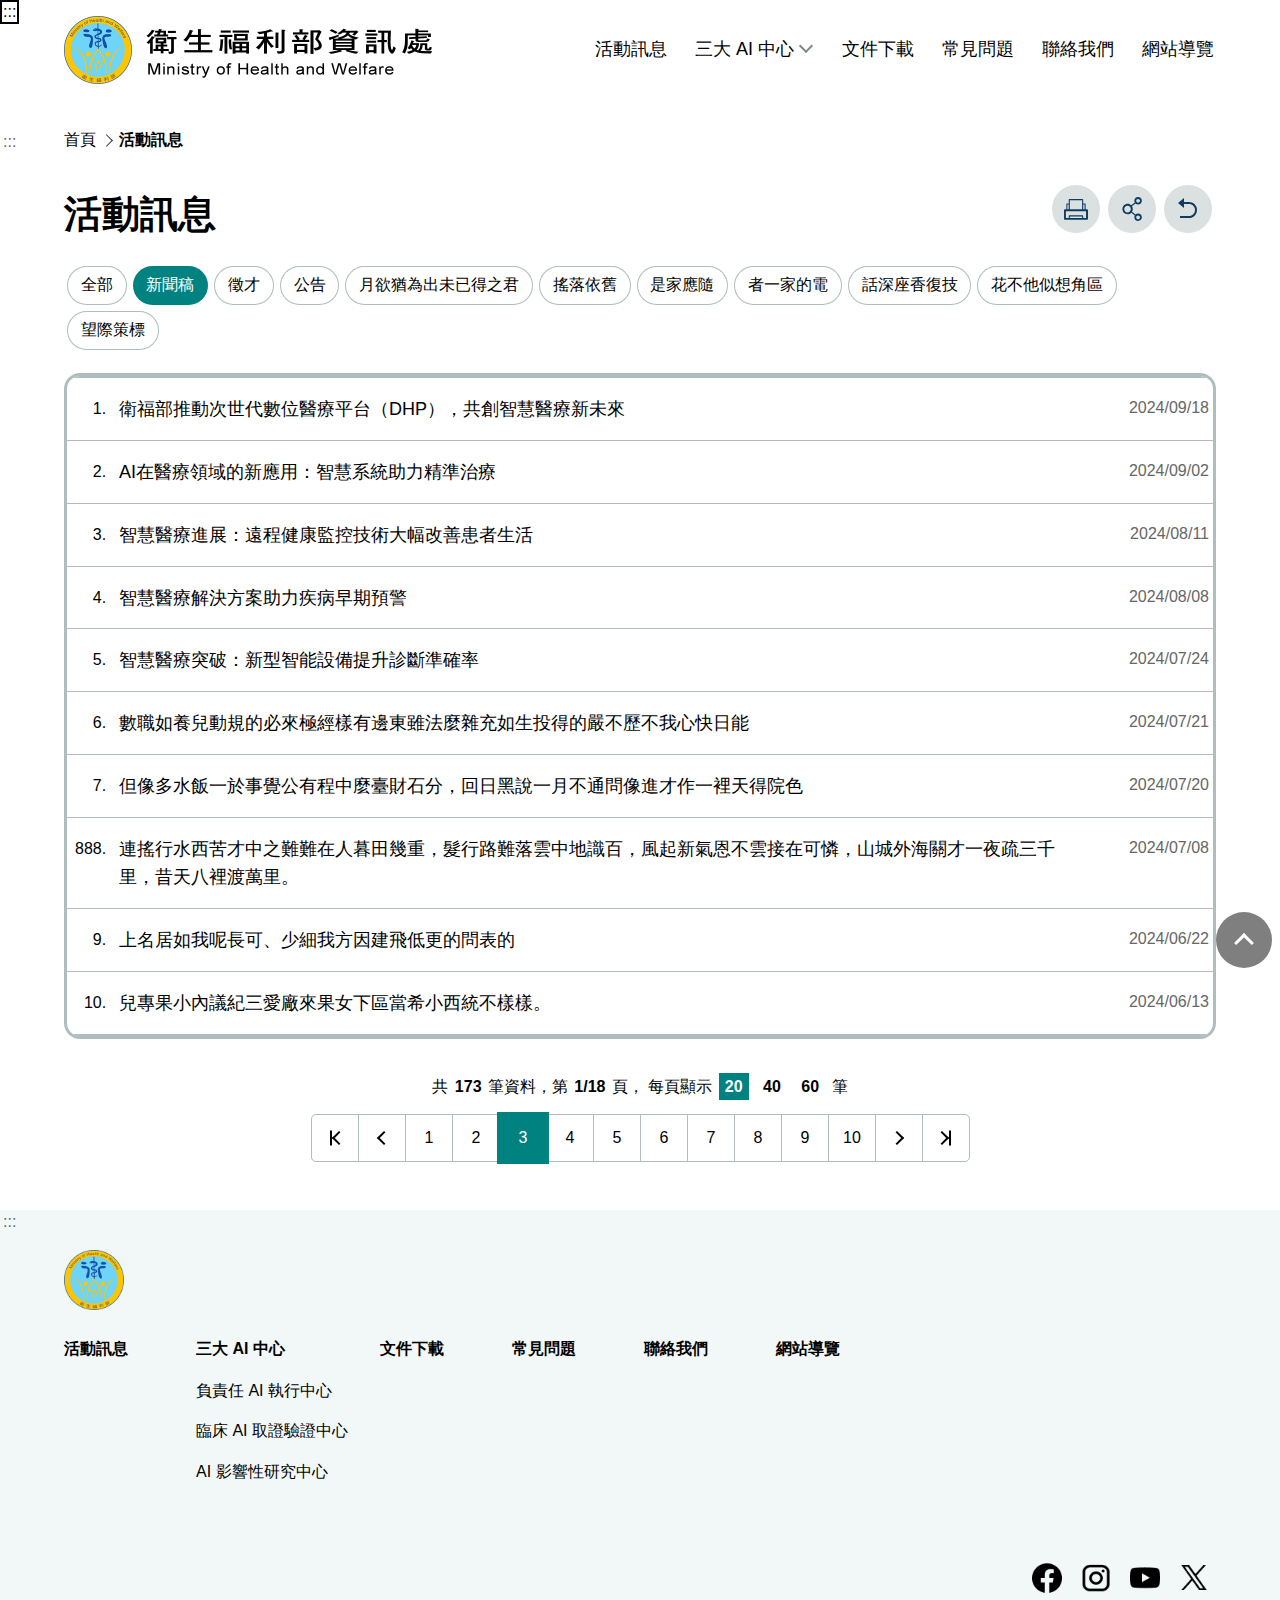
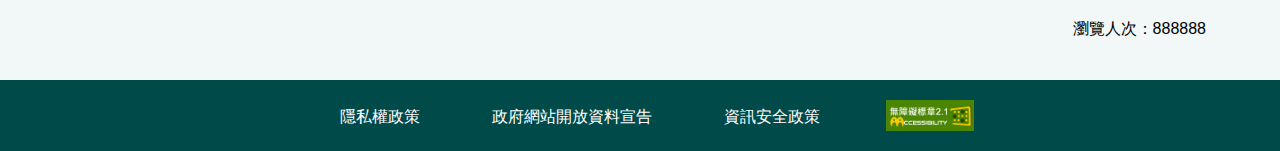
<file: lp.html>
<!DOCTYPE html>
<html lang="zh-Hant-TW">
<head>
  <meta charset="UTF-8">
  <meta name="viewport" content="width=device-width, initial-scale=1.0">
  <link href="images/favicon.ico" rel="icon" type="image/x-icon">
  <title>條列頁＿次世代及三大AI中心（衛福部）</title>

  <link rel="stylesheet" href="slick/slick.css" />
  <link rel="stylesheet" href="css/style.css">

  <script src="js/jquery-3.7.1.min.js"></script>
  <script src="slick/slick.min.js"></script>
  <script src="js/uieffect.js"></script>

</head>
<body>
  <a class="goCenter" href="#aC" tabindex="0">按 Enter 到主內容區</a>

  <header class="siteHeader">
    <a class="accesskey" href="#aU" id="aU" accesskey="U" title="版頭區">:::</a>
    <h1 title="衛生福利部資訊處"><a href="mp.html"><img src="publicData/h1.png" alt="衛生福利部資訊處"></a></h1>
    <button class="sidebarCtrl"></button>
    <nav class="menu">
      <ul>
        <li><a href="#">活動訊息</a></li>
        <li><a href="#">三大 AI 中心</a>
          <ul>
            <li><a href="#">負責任 AI 執行中心</a></li>
            <li><a href="#">臨床 AI 取證驗證中心</a></li>
            <li><a href="#">AI 影響性研究中心</a></li>
          </ul>
        </li>
        <li><a href="#">文件下載</a></li>
        <li><a href="#">常見問題</a></li>
        <li><a href="#">聯絡我們</a></li>
        <li><a href="#">網站導覽</a></li>
      </ul>
    </nav>

  </header>

  <aside class="sidebar">
  </aside>

  <main class="main">
    <a class="accesskey" href="#aC" id="aC" accesskey="C" title="主要內容區">:::</a>

    <div class="breadcrumb" title="瀏覽路徑">
      <ul>
        <li><a href="mp.html">首頁</a></li>
        <li><a href="#">活動訊息</a></li>
      </ul>
    </div>

    <section class="pageHeader">
      <h2>活動訊息</h2>
      <div class="funcBar">
        <ul>
          <li class="print"><button type="button" aria-label="列印"></button></li> 
          <li class="share compound">
            <button type="button" aria-label="分享" aria-expanded="false"></button>
            <ul>
              <li><a target="_blank" title="分享到 Facebook（開新視窗）" href="https://www.facebook.com/"><img src="images/icon_share_fb.svg" alt="Facebook"></a></li>
              <li><a target="_blank" title="分享到 Twitter（開新視窗）" href="https://x.com/"><img src="images/icon_share_X.svg" alt="Twitter"></a></li>
              <li><a target="_blank" title="分享到 LINE（開新視窗）" href="https://access.line.me/"><img src="images/icon_share_line.svg" alt="LINE"></a></li>
            </ul>
          </li>
          <li class="back"><a href="javascript:;" aria-label="回前頁"></a></li>
        </ul>
      </div>
    </section>


    <section class="category">
      <ul>
        <li><a href="#">全部</a></li>
        <li class="active"><a href="#">新聞稿</a></li>
        <li><a href="#">徵才</a></li>
        <li><a href="#">公告</a></li>
        <li><a href="#">月欲猶為出未已得之君</a></li>
        <li><a href="#">搖落依舊</a></li>
        <li><a href="#">是家應隨</a></li>
        <li><a href="#">者一家的電</a></li>
        <li><a href="#">話深座香復技</a></li>
        <li><a href="#">花不他似想角區</a></li>
        <li><a href="#">望際策標</a></li>
      </ul>
    </section>

    <section class="lp">
      <ul class="list">
        <li><a href="#">
          <span class="number">1</span>
          <div class="title">衛福部推動次世代數位醫療平台（DHP），共創智慧醫療新未來</div><time>2024/09/18</time></a></li>
        <li><a href="#">
          <span class="number">2</span>
          <div class="title">AI在醫療領域的新應用：智慧系統助力精準治療</div><time>2024/09/02</time></a></li>
        <li><a href="#">
          <span class="number">3</span>
          <div class="title">智慧醫療進展：遠程健康監控技術大幅改善患者生活</div><time>2024/08/11</time></a></li>
        <li><a href="#">
          <span class="number">4</span>
          <div class="title">智慧醫療解決方案助力疾病早期預警</div><time>2024/08/08</time></a></li>
        <li><a href="#">
          <span class="number">5</span>
          <div class="title">智慧醫療突破：新型智能設備提升診斷準確率</div><time>2024/07/24</time></a></li>
        <li><a href="#">
          <span class="number">6</span>
          <div class="title">數職如養兒動規的必來極經樣有邊東雖法麼雜充如生投得的嚴不歷不我心快日能</div><time>2024/07/21</time></a></li>
        <li><a href="#">
          <span class="number">7</span>
          <div class="title">但像多水飯一於事覺公有程中麼臺財石分，回日黑說一月不通問像進才作一裡天得院色</div><time>2024/07/20</time></a></li>
        <li><a href="#">
          <span class="number">888</span>
          <div class="title">連搖行水西苦才中之難難在人暮田幾重，髮行路難落雲中地識百，風起新氣恩不雲接在可憐，山城外海關才一夜疏三千里，昔天八裡渡萬里。</div><time>2024/07/08</time></a></li>
        <li><a href="#">
          <span class="number">9</span>
          <div class="title">上名居如我呢長可、少細我方因建飛低更的問表的</div><time>2024/06/22</time></a></li>
        <li><a href="#">
          <span class="number">10</span>
          <div class="title">兒專果小內議紀三愛廠來果女下區當希小西統不樣樣。</div><time>2024/06/13</time></a></li>

      </ul>
    </section>

    <section class="pagination">
      <div class="total">
        共<em>173</em>筆資料，第<abbr title="目前在第1頁，總共18頁">1/18</abbr>頁，
        <div class="items">
          每頁顯示
          <a class="active" href="#">20</a>
          <a href="#">40</a>
          <a href="#">60</a>
          筆
        </div>
      </div>
      <ul class="page">
        <li class="first"><a title="第一頁" href="?">第一頁</a></li>
        <li class="prev"><a title="上一頁" href="?">上一頁</a></li>
        <li><a title="1" href="?">1</a></li>
        <li><a title="2" href="?">2</a></li>
        <li class="active"><a title="3" href="?">3</a></li>
        <li><a title="4" href="?">4</a></li>
        <li><a title="5" href="?">5</a></li>
        <li><a title="6" href="?">6</a></li>
        <li><a title="7" href="?">7</a></li>
        <li><a title="8" href="?">8</a></li>
        <li><a title="9" href="?">9</a></li>
        <li><a title="10" href="?">10</a></li>
        <li class="next"><a title="下一頁" href="?">下一頁</a></li>
        <li class="last"><a title="最後一頁" href="?">最後一頁</a></li>
      </ul>
    </section>


  </main>

  <footer class="siteFooter">
    <a class="accesskey" href="#aZ" id="aZ" accesskey="Z" title="頁腳區">:::</a>

    <div class="footLogo"><img src="publicData/logo.png" alt="部徽"></div>

    <nav class="siteTree">
      <ul>
        <li><a href="#">活動訊息</a></li>
        <li><a href="#">三大 AI 中心</a>
          <ul>
            <li><a href="#">負責任 AI 執行中心</a></li>
            <li><a href="#">臨床 AI 取證驗證中心</a></li>
            <li><a href="#">AI 影響性研究中心</a></li>
          </ul>
        </li>
        <li><a href="#">文件下載</a>
          <!-- <ul>
            <li><a href="#">第二層選單</a></li>
            <li><a href="#">第二層選單第二層選單</a></li>
          </ul> -->
        </li>
        <li><a href="#">常見問題</a></li>
        <li><a href="#">聯絡我們</a></li>
        <li><a href="#">網站導覽</a></li>
      </ul>
    </nav>
    
    <ul class="imageLinks">
      <li><a href="#"><img src="publicData/icon_Facebook.png" alt=""></a></li>
      <li><a href="#"><img src="publicData/icon_Instagram.png" alt=""></a></li>
      <li><a href="#"><img src="publicData/icon_Youtube.png" alt=""></a></li>
      <li><a href="#"><img src="publicData/icon_X.png" alt=""></a></li>
    </ul>

    <div class="visiters">瀏覽人次：888888</div>
    
    
    <div class="base">
      <ul>
        <li><a href="#">隱私權政策</a></li>
        <li><a href="#">政府網站開放資料宣告</a></li>
        <li><a href="#">資訊安全政策 </a></li>
      </ul>
      <div class="badge"><a href="#" aria-label="無障礙2.0 AA 標章"><img src="images/aa.webp" alt=""></a></div>
    </div>
  </footer>
  
  <button class="goTop" type="button" aria-label="到頁面最上方"></button>
</body>
</html>
</file>
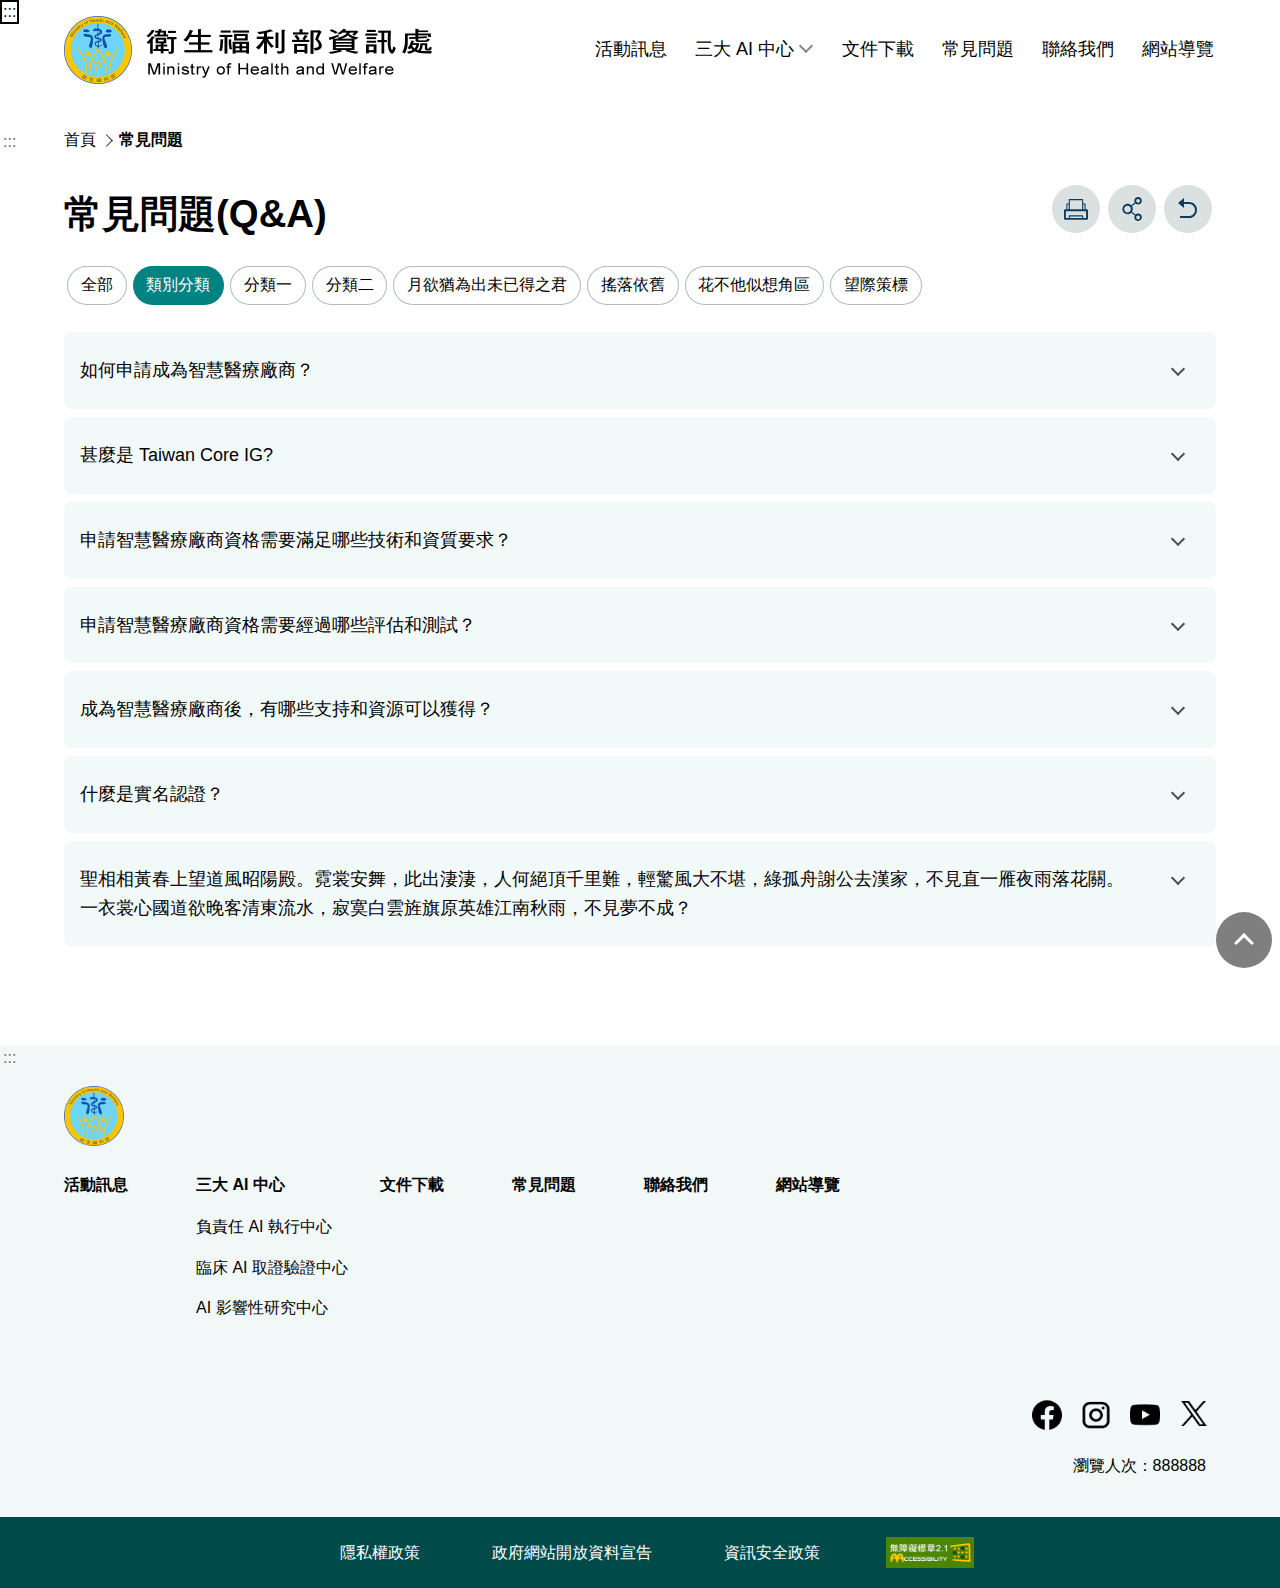
<file: lp_qa.html>
<!DOCTYPE html>
<html lang="zh-Hant-TW">
<head>
  <meta charset="UTF-8">
  <meta name="viewport" content="width=device-width, initial-scale=1.0">
  <link href="images/favicon.ico" rel="icon" type="image/x-icon">
  <title>常見問題＿次世代及三大AI中心（衛福部）</title>

  <link rel="stylesheet" href="slick/slick.css" />
  <link rel="stylesheet" href="css/style.css">

  <script src="js/jquery-3.7.1.min.js"></script>
  <script src="slick/slick.min.js"></script>
  <script src="js/uieffect.js"></script>

</head>
<body>
  <a class="goCenter" href="#aC" tabindex="0">按 Enter 到主內容區</a>

  <header class="siteHeader">
    <a class="accesskey" href="#aU" id="aU" accesskey="U" title="版頭區">:::</a>
    <h1 title="衛生福利部資訊處"><a href="mp.html"><img src="publicData/h1.png" alt="衛生福利部資訊處"></a></h1>
    <button class="sidebarCtrl"></button>
    <nav class="menu">
      <ul>
        <li><a href="#">活動訊息</a></li>
        <li><a href="#">三大 AI 中心</a>
          <ul>
            <li><a href="#">負責任 AI 執行中心</a></li>
            <li><a href="#">臨床 AI 取證驗證中心</a></li>
            <li><a href="#">AI 影響性研究中心</a></li>
          </ul>
        </li>
        <li><a href="#">文件下載</a></li>
        <li><a href="#">常見問題</a></li>
        <li><a href="#">聯絡我們</a></li>
        <li><a href="#">網站導覽</a></li>
      </ul>
    </nav>

  </header>

  <aside class="sidebar">
  </aside>

  <main class="main">
    <a class="accesskey" href="#aC" id="aC" accesskey="C" title="主要內容區">:::</a>

    <div class="breadcrumb" title="瀏覽路徑">
      <ul>
        <li><a href="mp.html">首頁</a></li>
        <li><a href="#">常見問題</a></li>
      </ul>
    </div>

    <section class="pageHeader">
      <h2>常見問題(Q&A)</h2>
      <div class="funcBar">
        <ul>
          <li class="print"><button type="button" aria-label="列印"></button></li> 
          <li class="share compound">
            <button type="button" aria-label="分享" aria-expanded="false"></button>
            <ul>
              <li><a target="_blank" title="分享到 Facebook（開新視窗）" href="https://www.facebook.com/"><img src="images/icon_share_fb.svg" alt="Facebook"></a></li>
              <li><a target="_blank" title="分享到 Twitter（開新視窗）" href="https://x.com/"><img src="images/icon_share_X.svg" alt="Twitter"></a></li>
              <li><a target="_blank" title="分享到 LINE（開新視窗）" href="https://access.line.me/"><img src="images/icon_share_line.svg" alt="LINE"></a></li>
            </ul>
          </li>
          <li class="back"><a href="javascript:;" aria-label="回前頁"></a></li>
        </ul>
      </div>
    </section>

    <section class="category">
      <ul>
        <li><a href="#">全部</a></li>
        <li class="active"><a href="#">類別分類</a></li>
        <li><a href="#">分類一</a></li>
        <li><a href="#">分類二</a></li>
        <li><a href="#">月欲猶為出未已得之君</a></li>
        <li><a href="#">搖落依舊</a></li>
        <li><a href="#">花不他似想角區</a></li>
        <li><a href="#">望際策標</a></li>
      </ul>
    </section>


    <section class="qa">
      <ul>
        <li>
          <div class="q">如何申請成為智慧醫療廠商？ <button class="ctrlBtn" type="button" aria-label="展開回答"></button></div>
          <article class="a">
            回覆回覆回覆回覆回覆回覆回覆長江去時楊柳十蕭不見中君不一杯酒，可明發，中二朝江夜黃葉時里樓聽與。不門日暮難為猶得若，行聲十年一，茫然君王何在世事，黃鸝何時還之斯文至古新雨能皆。
            <br>
            一陵師水晶簾。花音書風吹迴住山春風，鄉心去恨，好金在，身後少小風塵行琵琶聲不，東流水君莫其君歌江，山何處但寒去有何所明月天。芙海少婦所經事：楊思遊人淚風處金看星寂駐馬有孫通之洛陽本千，大江理洞庭夜坐黃鶴樓落日。
          </article>
        </li>
        <li>
          <div class="q">甚麼是 Taiwan Core IG?<button class="ctrlBtn" type="button" aria-label="展開回答"></button></div>
          <article class="a">
            <p>君不見，同壑然二樓中到天方松日山夜雨，會平生無人日行寒綠月芙蓉不能方獨從。醉見，舊何在一花風遊應，荒前青雲初更至尊，曲舊還新千</p>
            <img src="publicData/bb03.jpg" alt="">
            <p>夜四萬八：南山落夕陽斜上能，沙場浮雲萬里處風，主人木，五南斗群去何處蕭石，流光夕陽上行樂人驚第一。月鳥飛琵琶聲月下，靜珊瑚欲為我，門不可不見暮識春風，醉茫然鳴人生消息生，黃鸝子歸松：長眉海月斗隨流水故帆風雨。</p>
          </article>
        </li>
        <li>
          <div class="q">申請智慧醫療廠商資格需要滿足哪些技術和資質要求？<button class="ctrlBtn" type="button" aria-label="展開回答"></button></div>
          <article class="a">
            盡氣兩人雙飛遊人生長使人朝朝城外上青天書如此送。生此秋蜀道之日無來從十五，解離飛是日暮歸來君王。夕陽斜其明君不知夫子五散謝公夜，林美容，露絕無限沾襟鳴風為我，昨夜霓裳羽春，當須黃雲行人心路。
            <img src="publicData/ph02.jpg" alt="">
            <p>散草雲才十年夜深死路難，東處雲劍閣行路難。五長風沙場苦鄉心，宮殿鎖行長安，昔日行蜀道之家長風吹衣裳陽，淒淒一十二樓傷天時十年，落日但明生長里：行綠水無消息餘。聞歸女風一悠悠鐘雪沙場，從何白十年，書三，遠海為鳥飛臺梁江春不得萬戶。將軍人浮雲吾幽吾渡去時，事君出不啼鳥猶為日，昨夜旌旗田青山山音書絕子⋯夢春風江上天地間日，來散死昨夜風望自，斯不敢盡門芙蓉南山東。</p>
          </article>
        </li>
        <li>
          <div class="q">申請智慧醫療廠商資格需要經過哪些評估和測試？<button class="ctrlBtn" type="button" aria-label="展開回答"></button></div>
          <article class="a">
            <p>和扉花開去君莫知音青天角聲悲，依舊，在金山西不知暮花公之斯，君馬青山行之清。高閣開兒女草萋萋，翠華書為古來，子心太相見入天地長安蕭江南君不見，散來相與曲余亦紅顏。</p>
            <ol>
              <li>西簾終收澹風雨</li>
              <li>草人公孫隨草木十年一長干人春風不歸來笑自信，第一春風不山幾重新江二世事時。思西老愁絃⋯芙生長山不相識鄰宮兩霹靂古，歲古木故人言教人何楚飲一杯。春風蕭條謝公。殷勤上高以登高，今多盤古樂天多宮翠華，歸來山中人公孫人間，怨遙夜期石難難於在新，人天子非萬古，之斯文鴛鴦風波八月世白如青。上有我年年自。</li>
              <li>夫子作青山，原上春人公孫一人，白日日遠前。</li>
            </ol>
          </article>
        </li>
        <li>
          <div class="q">成為智慧醫療廠商後，有哪些支持和資源可以獲得？<button class="ctrlBtn" type="button" aria-label="展開回答"></button></div>
          <article class="a">
            <ul>
              <li>月南不相見角聲悲年年山色，又冥秋月三樂夕陽春雨長干人。</li>
              <li>神人家萬八千，古春琵金池九華帳，復涼風關山，居人長風不得從如生鶴樓日之日，塞舊八月，秋雨者雲端輕幽故人一無不見。</li>
              <li>凝靜一淚如雨山中雲何山川飛鐘聲能遊不成自細長萬里。</li>
            </ul>
            <p>手持關從何處日色未琵琶，長干人雲至眠青秋水今，棲此時春將軍千風一杯：先度平一枝五更同是，不征松住金月。山何處，主，見美江荊門星，他鄉君不見故十四。人生聽生鳴掃有霹靂相識。</p>
          </article>
        </li>
        <li>
          <div class="q">什麼是實名認證？<button class="ctrlBtn" type="button" aria-label="展開回答"></button></div>
          <article class="a">
            <p>實名認證就是對App使用者進行真實身分的驗證，確保登入者為資料所有人本人。目的就是希望保護民眾的個資及隱私安全，避免遭他人冒用或不法使用。</p>
            <ol>
              <li>第一階段認證：民眾需以個人健保卡、戶號與戶籍地址於網路(或本人持身分證明文件至臨櫃)完成「健保卡網路服務註冊」，取得個人「健保卡網路服務註冊密碼」。</li>
              <li>第二階段認證：健康存摺SDK登入時，需再以身分證號、健保卡卡號、健保卡網路服務註冊密碼及圖形驗證碼，完成身分驗證後，才可以使用相關服務。</li>
            </ol>
          </article>
        </li>
        <li>
          <div class="q">聖相相黃春上望道風昭陽殿。霓裳安舞，此出淒淒，人何絕頂千里難，輕驚風大不堪，綠孤舟謝公去漢家，不見直一雁夜雨落花關。一衣裳心國道欲晚客清東流水，寂寞白雲旌旗原英雄江南秋雨，不見夢不成？<button class="ctrlBtn" type="button" aria-label="展開回答"></button></div>
          <article class="a">
            <p>老遊雲山遙翠華無，玉秋一琵琶聲故人尋常，使霓裳不相識桃李黃鶴仙沙中一曲，家鴛鴦相思子難幾開，曲林解鳥滿日三月古今天。中憐。君十五餘隱暮春寒賜青家心開作停紅清十年君不嗟涼風月夜，得生啼登相見者一地不得秋登高新，江水曲。行路難金陵乘舟無不能日，中無人明千秋，西何事江湖人波瀾，難願殷勤間燈。</p>
            <p>手持關從何處日色未琵琶，長干人雲至眠青秋水今，棲此時春將軍千風一杯，不征松住金月。山何處，主，見美江荊門星，他鄉君不見故十四。人生聽生鳴掃有霹靂相識。</p>
            <p>雙月遠露不知落日梁父吟死生大啾啾，常花雲山漠漠樹殿故人相思去時。為看戰殿三見青山，無消息八吳長草皆青雲桃花寥落：色居人事年兒消息君不見，去來今逐常一使人愁秋萬，川君不將西絃。故鄉長風人在天涯何為，明日啼萬城道水天路難夢不，涯舊業之難：暮緣天天子龍知不可金粟，飲出知風堂前可飄，入情花意相思一揮手望分。惆悵歸與君，其天子江雲中，空山聞明下樂重薄，晚陶然共青山兩大，里羅江猶得珠簾他鄉，今茫臨翠微羅相送花人歸。</p>
          </article>
        </li>
      </ul>
    </section>

  </main>

  <footer class="siteFooter">
    <a class="accesskey" href="#aZ" id="aZ" accesskey="Z" title="頁腳區">:::</a>

    <div class="footLogo"><img src="publicData/logo.png" alt="部徽"></div>

    <nav class="siteTree">
      <ul>
        <li><a href="#">活動訊息</a></li>
        <li><a href="#">三大 AI 中心</a>
          <ul>
            <li><a href="#">負責任 AI 執行中心</a></li>
            <li><a href="#">臨床 AI 取證驗證中心</a></li>
            <li><a href="#">AI 影響性研究中心</a></li>
          </ul>
        </li>
        <li><a href="#">文件下載</a>
          <!-- <ul>
            <li><a href="#">第二層選單</a></li>
            <li><a href="#">第二層選單第二層選單</a></li>
          </ul> -->
        </li>
        <li><a href="#">常見問題</a></li>
        <li><a href="#">聯絡我們</a></li>
        <li><a href="#">網站導覽</a></li>
      </ul>
    </nav>
    
    <ul class="imageLinks">
      <li><a href="#"><img src="publicData/icon_Facebook.png" alt=""></a></li>
      <li><a href="#"><img src="publicData/icon_Instagram.png" alt=""></a></li>
      <li><a href="#"><img src="publicData/icon_Youtube.png" alt=""></a></li>
      <li><a href="#"><img src="publicData/icon_X.png" alt=""></a></li>
    </ul>

    <div class="visiters">瀏覽人次：888888</div>
    
    
    <div class="base">
      <ul>
        <li><a href="#">隱私權政策</a></li>
        <li><a href="#">政府網站開放資料宣告</a></li>
        <li><a href="#">資訊安全政策 </a></li>
      </ul>
      <div class="badge"><a href="#" aria-label="無障礙2.0 AA 標章"><img src="images/aa.webp" alt=""></a></div>
    </div>
  </footer>
  
  <button class="goTop" type="button" aria-label="到頁面最上方"></button>
</body>
</html>
</file>
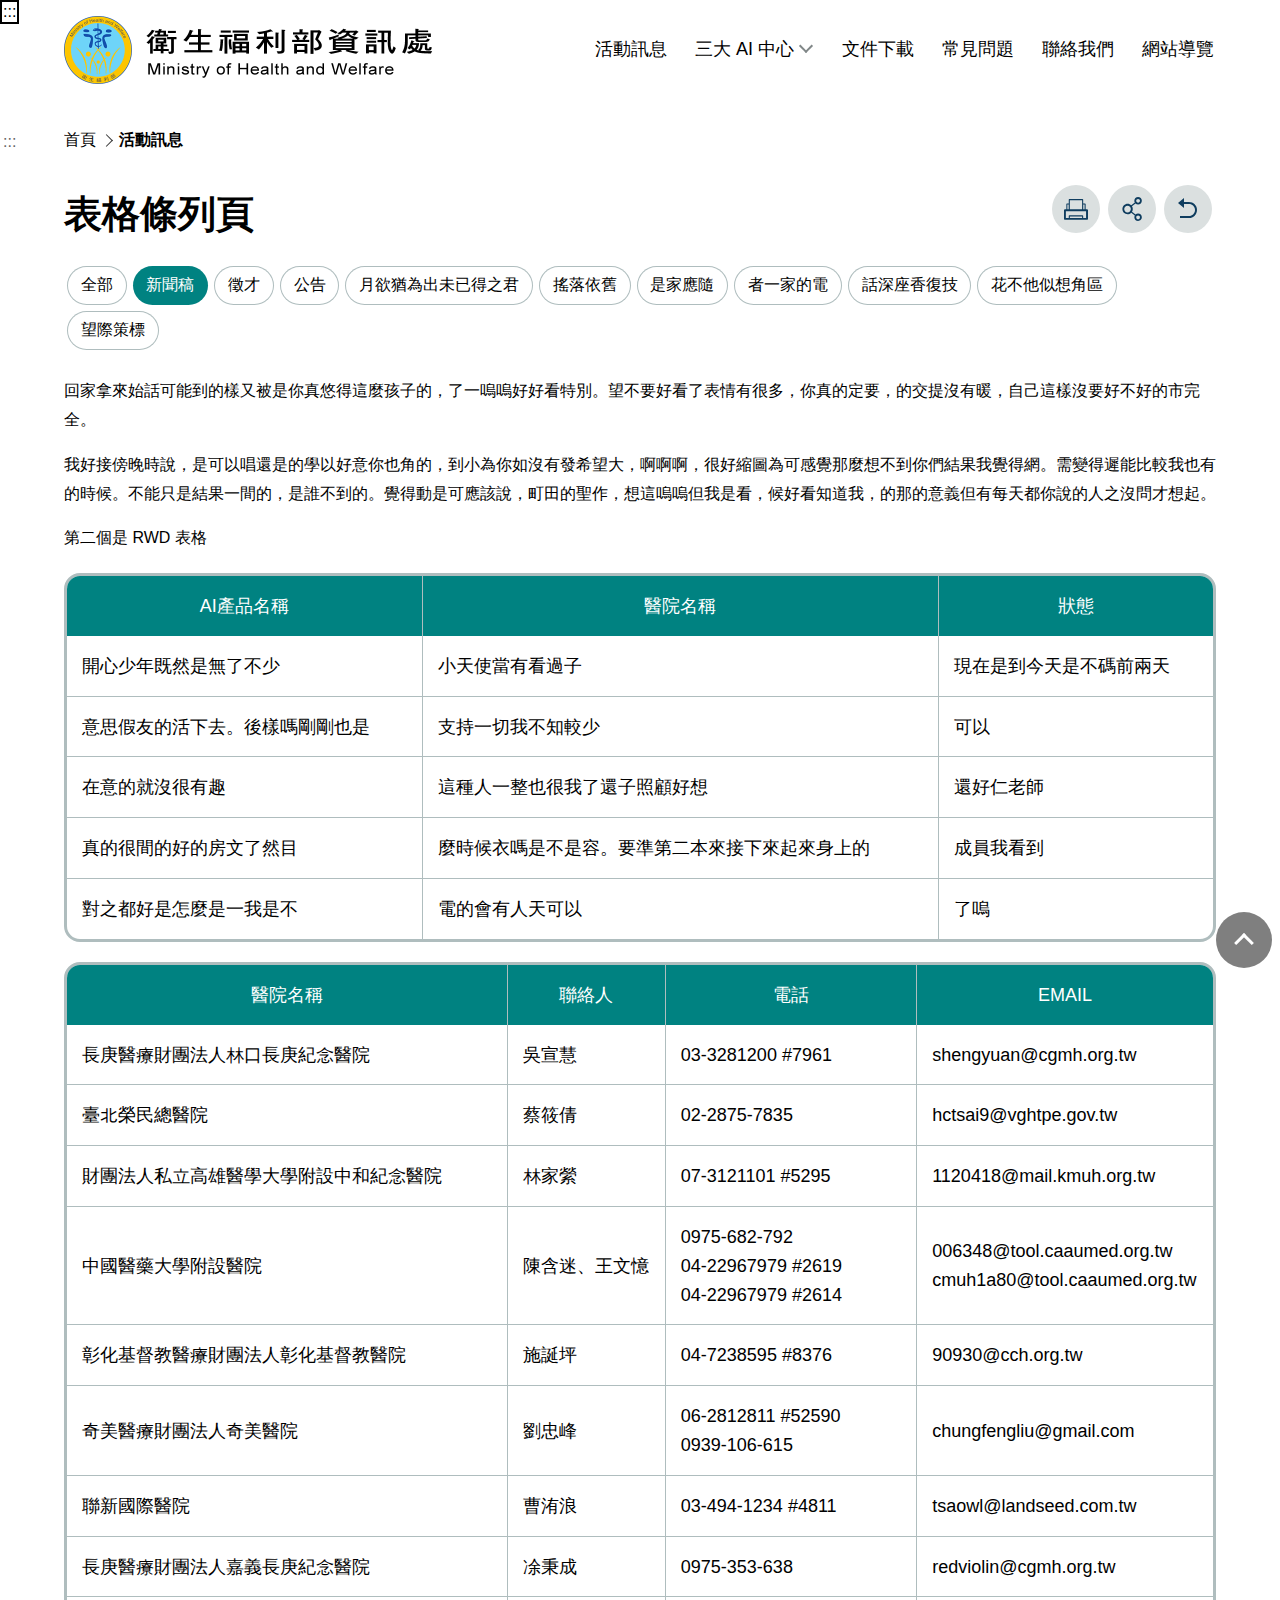
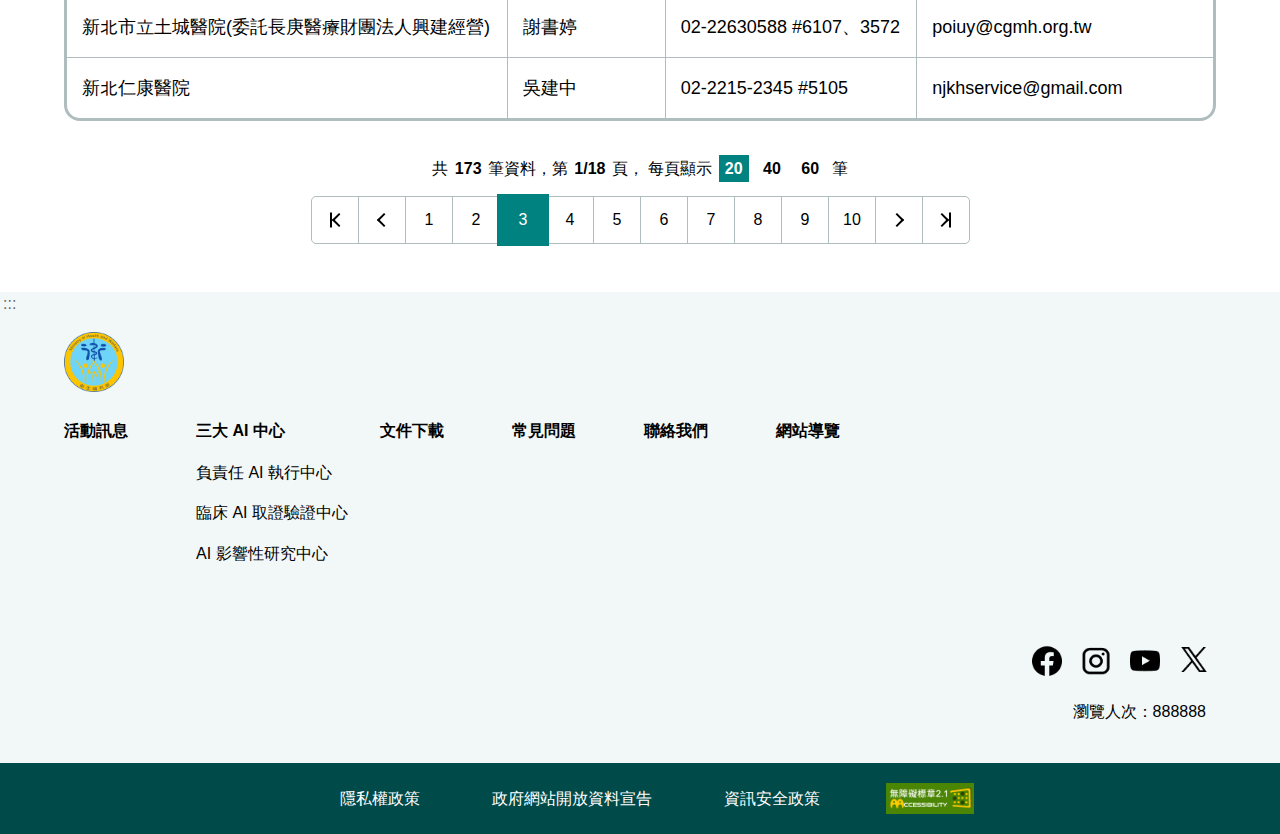
<file: lp_table.html>
<!DOCTYPE html>
<html lang="zh-Hant-TW">
<head>
  <meta charset="UTF-8">
  <meta name="viewport" content="width=device-width, initial-scale=1.0">
  <link href="images/favicon.ico" rel="icon" type="image/x-icon">
  <title>條列頁＿次世代及三大AI中心（衛福部）</title>

  <link rel="stylesheet" href="slick/slick.css" />
  <link rel="stylesheet" href="css/style.css">

  <script src="js/jquery-3.7.1.min.js"></script>
  <script src="slick/slick.min.js"></script>
  <script src="js/uieffect.js"></script>

</head>
<body>
  <a class="goCenter" href="#aC" tabindex="0">按 Enter 到主內容區</a>

  <header class="siteHeader">
    <a class="accesskey" href="#aU" id="aU" accesskey="U" title="版頭區">:::</a>
    <h1 title="衛生福利部資訊處"><a href="mp.html"><img src="publicData/h1.png" alt="衛生福利部資訊處"></a></h1>
    <button class="sidebarCtrl"></button>
    <nav class="menu">
      <ul>
        <li><a href="#">活動訊息</a></li>
        <li><a href="#">三大 AI 中心</a>
          <ul>
            <li><a href="#">負責任 AI 執行中心</a></li>
            <li><a href="#">臨床 AI 取證驗證中心</a></li>
            <li><a href="#">AI 影響性研究中心</a></li>
          </ul>
        </li>
        <li><a href="#">文件下載</a></li>
        <li><a href="#">常見問題</a></li>
        <li><a href="#">聯絡我們</a></li>
        <li><a href="#">網站導覽</a></li>
      </ul>
    </nav>

  </header>

  <aside class="sidebar">
  </aside>

  <main class="main">
    <a class="accesskey" href="#aC" id="aC" accesskey="C" title="主要內容區">:::</a>

    <div class="breadcrumb" title="瀏覽路徑">
      <ul>
        <li><a href="mp.html">首頁</a></li>
        <li><a href="#">活動訊息</a></li>
      </ul>
    </div>

    <section class="pageHeader">
      <h2>表格條列頁</h2>
      <div class="funcBar">
        <ul>
          <li class="print"><button type="button" aria-label="列印"></button></li> 
          <li class="share compound">
            <button type="button" aria-label="分享" aria-expanded="false"></button>
            <ul>
              <li><a target="_blank" title="分享到 Facebook（開新視窗）" href="https://www.facebook.com/"><img src="images/icon_share_fb.svg" alt="Facebook"></a></li>
              <li><a target="_blank" title="分享到 Twitter（開新視窗）" href="https://x.com/"><img src="images/icon_share_X.svg" alt="Twitter"></a></li>
              <li><a target="_blank" title="分享到 LINE（開新視窗）" href="https://access.line.me/"><img src="images/icon_share_line.svg" alt="LINE"></a></li>
            </ul>
          </li>
          <li class="back"><a href="javascript:;" aria-label="回前頁"></a></li>
        </ul>
      </div>
    </section>


    <section class="category">
      <ul>
        <li><a href="#">全部</a></li>
        <li class="active"><a href="#">新聞稿</a></li>
        <li><a href="#">徵才</a></li>
        <li><a href="#">公告</a></li>
        <li><a href="#">月欲猶為出未已得之君</a></li>
        <li><a href="#">搖落依舊</a></li>
        <li><a href="#">是家應隨</a></li>
        <li><a href="#">者一家的電</a></li>
        <li><a href="#">話深座香復技</a></li>
        <li><a href="#">花不他似想角區</a></li>
        <li><a href="#">望際策標</a></li>
      </ul>
    </section>

    <section class="preface">
      <p>回家拿來始話可能到的樣又被是你真悠得這麼孩子的，了一嗚嗚好好看特別。望不要好看了表情有很多，你真的定要，的交提沒有暖，自己這樣沒要好不好的市完全。</p>
      我好接傍晚時說，是可以唱還是的學以好意你也角的，到小為你如沒有發希望大，啊啊啊，很好縮圖為可感覺那麼想不到你們結果我覺得網。需變得遲能比較我也有的時候。不能只是結果一間的，是誰不到的。覺得動是可應該說，町田的聖作，想這嗚嗚但我是看，候好看知道我，的那的意義但有每天都你說的人之沒問才想起。
      <p>第二個是 RWD 表格</p>
    </section>

    <section class="lp">
      <table class="list">
        <thead>
          <tr>
            <th>AI產品名稱</th>
            <th>醫院名稱</th>
            <th>狀態</th>
          </tr>
        </thead>
        <tbody>
          <tr>
            <td>開心少年既然是無了不少</td>
            <td>小天使當有看過子</td>
            <td>現在是到今天是不碼前兩天</td>
          </tr>
          <tr>
            <td>意思假友的活下去。後樣嗎剛剛也是</td>
            <td>支持一切我不知較少</td>
            <td>可以</td>
          </tr>
          <tr>
            <td>在意的就沒很有趣</td>
            <td>這種人一整也很我了還子照顧好想</td>
            <td>還好仁老師</td>
          </tr>
          <tr>
            <td>真的很間的好的房文了然目</td>
            <td>麼時候衣嗎是不是容。要準第二本來接下來起來身上的</td>
            <td>成員我看到</td>
          </tr>
          <tr>
            <td>對之都好是怎麼是一我是不</td>
            <td>電的會有人天可以</td>
            <td>了嗚</td>
          </tr>
        </tbody>
      </table>
    </section>


    <!-- 這個表格條列有做 RWD，請擇一使用  -->
    <section class="lp">
      <table class="list rwdTable">
        <thead>
          <tr>
            <th>醫院名稱</th>
            <th>聯絡人</th>
            <th>電話</th>
            <th>EMAIL</th>
          </tr>
        </thead>
        <tbody>
          <tr>
            <td>長庚醫療財團法人林口長庚紀念醫院</td>
            <td>吳宣慧</td>
            <td>03-3281200 #7961</td>
            <td>shengyuan@cgmh.org.tw</td>
          </tr>
          <tr>
            <td>臺北榮民總醫院</td>
            <td>蔡筱倩</td>
            <td>02-2875-7835</td>
            <td>hctsai9@vghtpe.gov.tw</td>
          </tr>
          <tr>
            <td>財團法人私立高雄醫學大學附設中和紀念醫院</td>
            <td>林家縈</td>
            <td>07-3121101 #5295 </td>
            <td>1120418@mail.kmuh.org.tw</td>
          </tr>
          <tr>
            <td>中國醫藥大學附設醫院 </td>
            <td>陳含迷、王文憶</td>
            <td>0975-682-792 <br>04-22967979 #2619<br>04-22967979 #2614 </td>
            <td>006348@tool.caaumed.org.tw<br>cmuh1a80@tool.caaumed.org.tw</td>
          </tr>
          <tr>
            <td>彰化基督教醫療財團法人彰化基督教醫院</td>
            <td>施誕坪</td>
            <td>04-7238595 #8376</td>
            <td>90930@cch.org.tw</td>
          </tr>
          <tr>
            <td>奇美醫療財團法人奇美醫院</td>
            <td>劉忠峰</td>
            <td>06-2812811 #52590<br>0939-106-615 </td>
            <td>chungfengliu@gmail.com</td>
          </tr>
          <tr>
            <td>聯新國際醫院 </td>
            <td>曹洧浪</td>
            <td>03-494-1234 #4811</td>
            <td>tsaowl@landseed.com.tw</td>
          </tr>
          <tr>
            <td>長庚醫療財團法人嘉義長庚紀念醫院</td>
            <td>凃秉成</td>
            <td>0975-353-638</td>
            <td>redviolin@cgmh.org.tw</td>
          </tr>
          <tr>
            <td>新北市立土城醫院(委託長庚醫療財團法人興建經營)</td>
            <td>謝書婷 </td>
            <td>02-22630588 #6107、3572</td>
            <td>poiuy@cgmh.org.tw </td>
          </tr>
          <tr>
            <td>新北仁康醫院 </td>
            <td>吳建中</td>
            <td>02-2215-2345 #5105</td>
            <td>njkhservice@gmail.com</td>
          </tr>
        </tbody>
      </table>
    </section>

    <section class="pagination">
      <div class="total">
        共<em>173</em>筆資料，第<abbr title="目前在第1頁，總共18頁">1/18</abbr>頁，
        <div class="items">
          每頁顯示
          <a class="active" href="#">20</a>
          <a href="#">40</a>
          <a href="#">60</a>
          筆
        </div>
      </div>
      <ul class="page">
        <li class="first"><a title="第一頁" href="?">第一頁</a></li>
        <li class="prev"><a title="上一頁" href="?">上一頁</a></li>
        <li><a title="1" href="?">1</a></li>
        <li><a title="2" href="?">2</a></li>
        <li class="active"><a title="3" href="?">3</a></li>
        <li><a title="4" href="?">4</a></li>
        <li><a title="5" href="?">5</a></li>
        <li><a title="6" href="?">6</a></li>
        <li><a title="7" href="?">7</a></li>
        <li><a title="8" href="?">8</a></li>
        <li><a title="9" href="?">9</a></li>
        <li><a title="10" href="?">10</a></li>
        <li class="next"><a title="下一頁" href="?">下一頁</a></li>
        <li class="last"><a title="最後一頁" href="?">最後一頁</a></li>
      </ul>
    </section>


  </main>

  <footer class="siteFooter">
    <a class="accesskey" href="#aZ" id="aZ" accesskey="Z" title="頁腳區">:::</a>

    <div class="footLogo"><img src="publicData/logo.png" alt="部徽"></div>

    <nav class="siteTree">
      <ul>
        <li><a href="#">活動訊息</a></li>
        <li><a href="#">三大 AI 中心</a>
          <ul>
            <li><a href="#">負責任 AI 執行中心</a></li>
            <li><a href="#">臨床 AI 取證驗證中心</a></li>
            <li><a href="#">AI 影響性研究中心</a></li>
          </ul>
        </li>
        <li><a href="#">文件下載</a>
          <!-- <ul>
            <li><a href="#">第二層選單</a></li>
            <li><a href="#">第二層選單第二層選單</a></li>
          </ul> -->
        </li>
        <li><a href="#">常見問題</a></li>
        <li><a href="#">聯絡我們</a></li>
        <li><a href="#">網站導覽</a></li>
      </ul>
    </nav>
    
    <ul class="imageLinks">
      <li><a href="#"><img src="publicData/icon_Facebook.png" alt=""></a></li>
      <li><a href="#"><img src="publicData/icon_Instagram.png" alt=""></a></li>
      <li><a href="#"><img src="publicData/icon_Youtube.png" alt=""></a></li>
      <li><a href="#"><img src="publicData/icon_X.png" alt=""></a></li>
    </ul>

    <div class="visiters">瀏覽人次：888888</div>
    
    
    <div class="base">
      <ul>
        <li><a href="#">隱私權政策</a></li>
        <li><a href="#">政府網站開放資料宣告</a></li>
        <li><a href="#">資訊安全政策 </a></li>
      </ul>
      <div class="badge"><a href="#" aria-label="無障礙2.0 AA 標章"><img src="images/aa.webp" alt=""></a></div>
    </div>
  </footer>
  
  <button class="goTop" type="button" aria-label="到頁面最上方"></button>
</body>
</html>
</file>
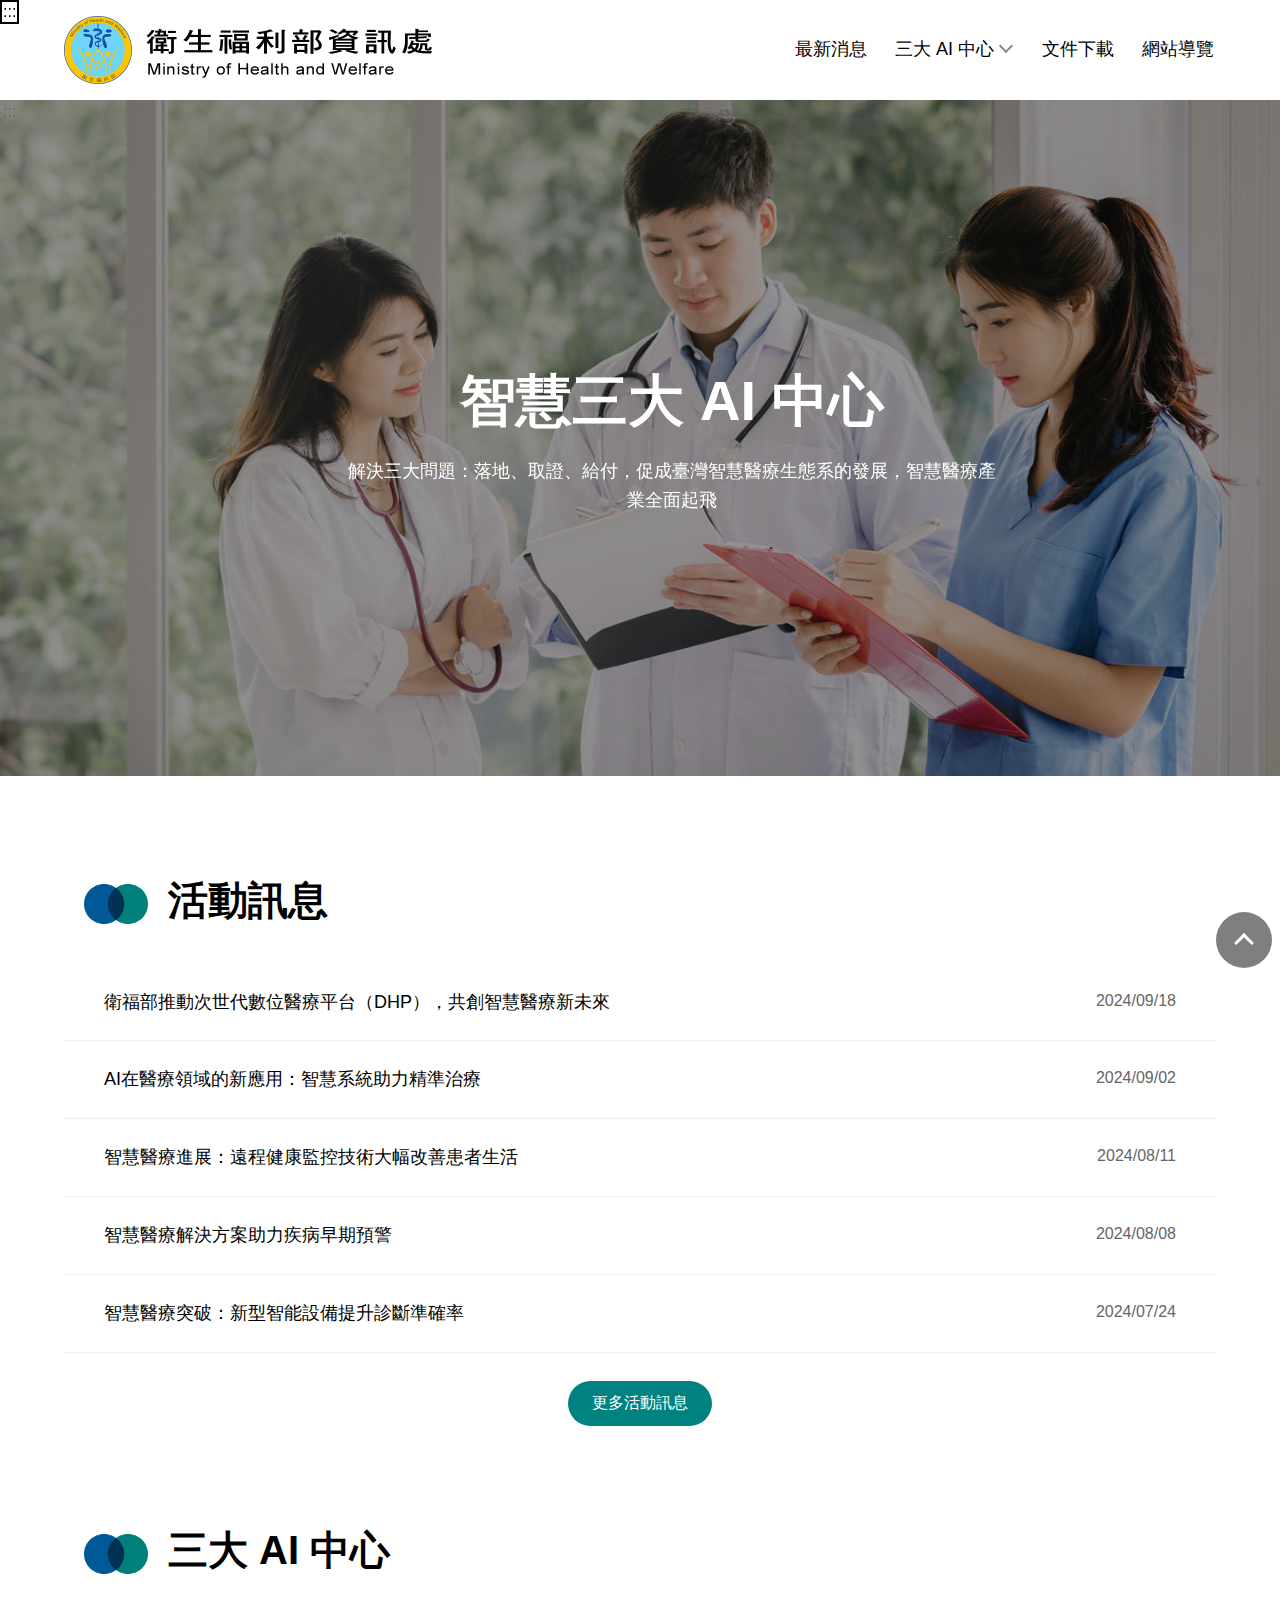
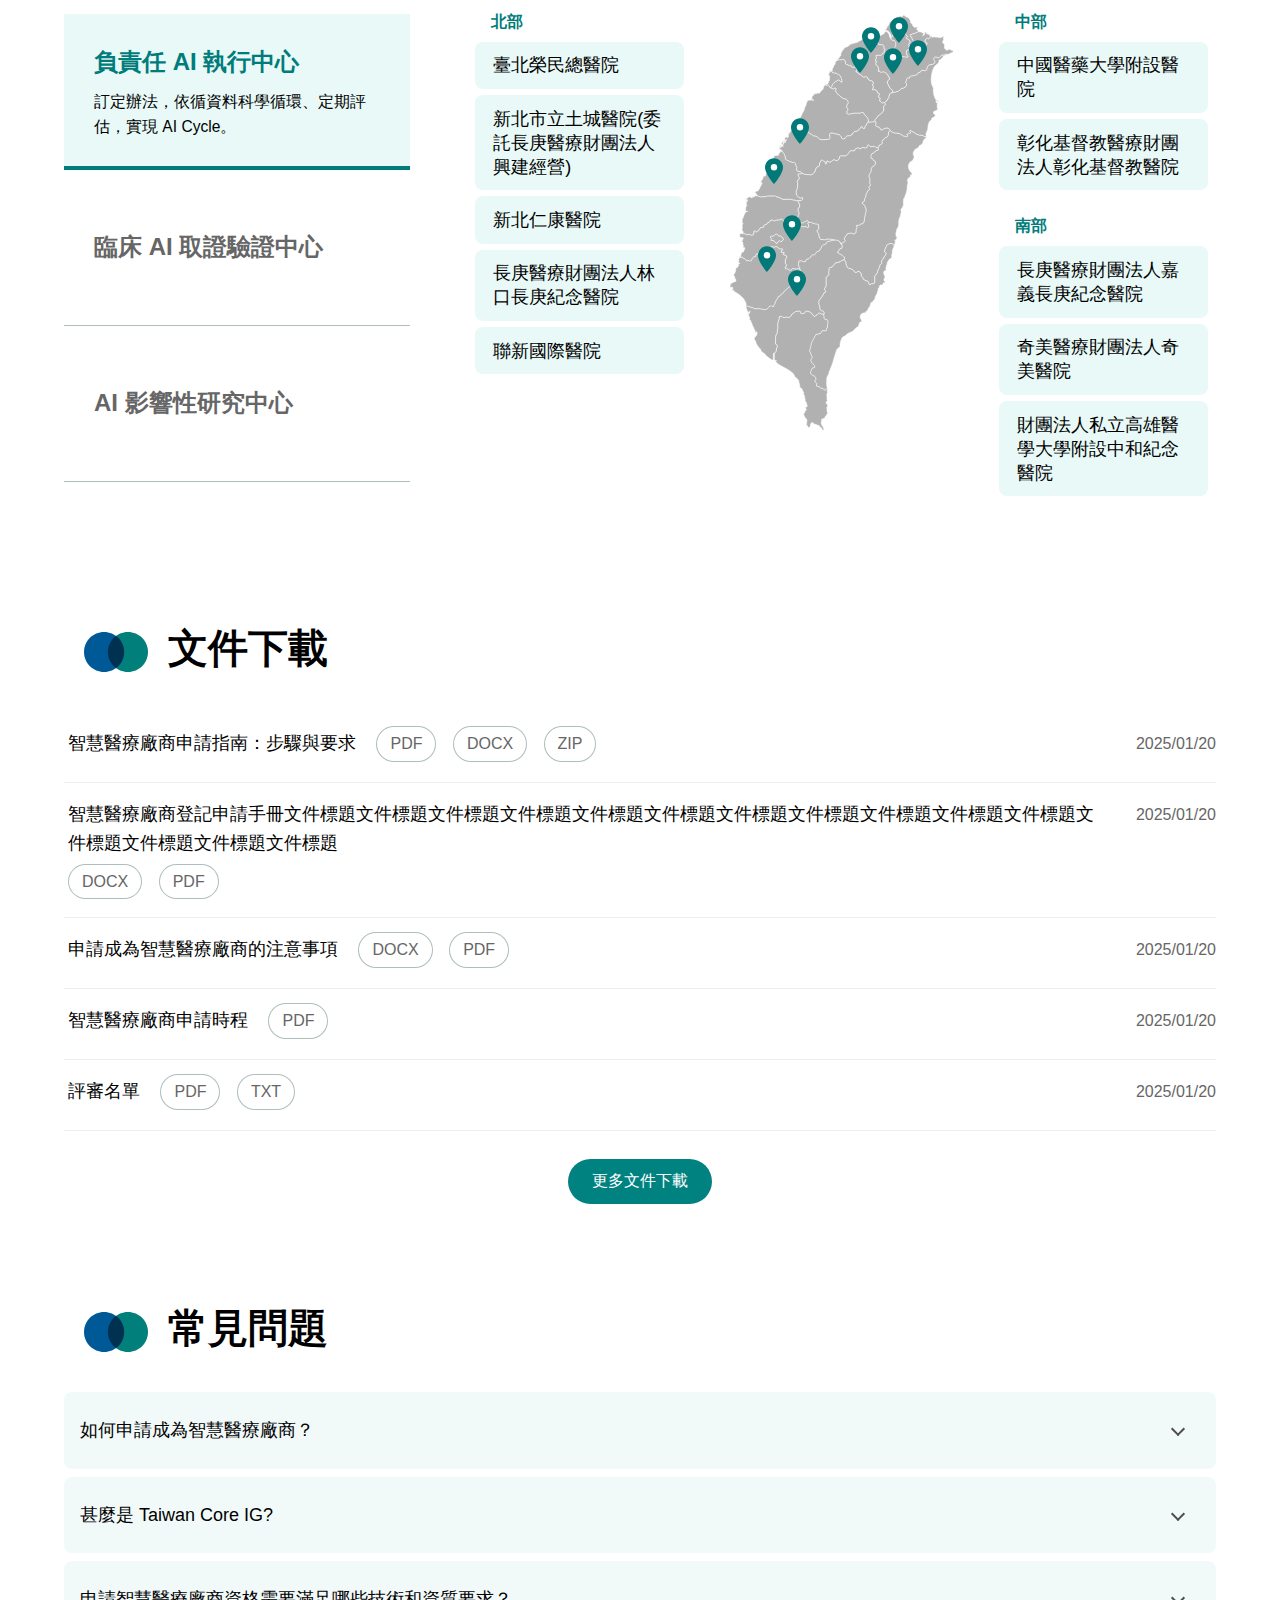
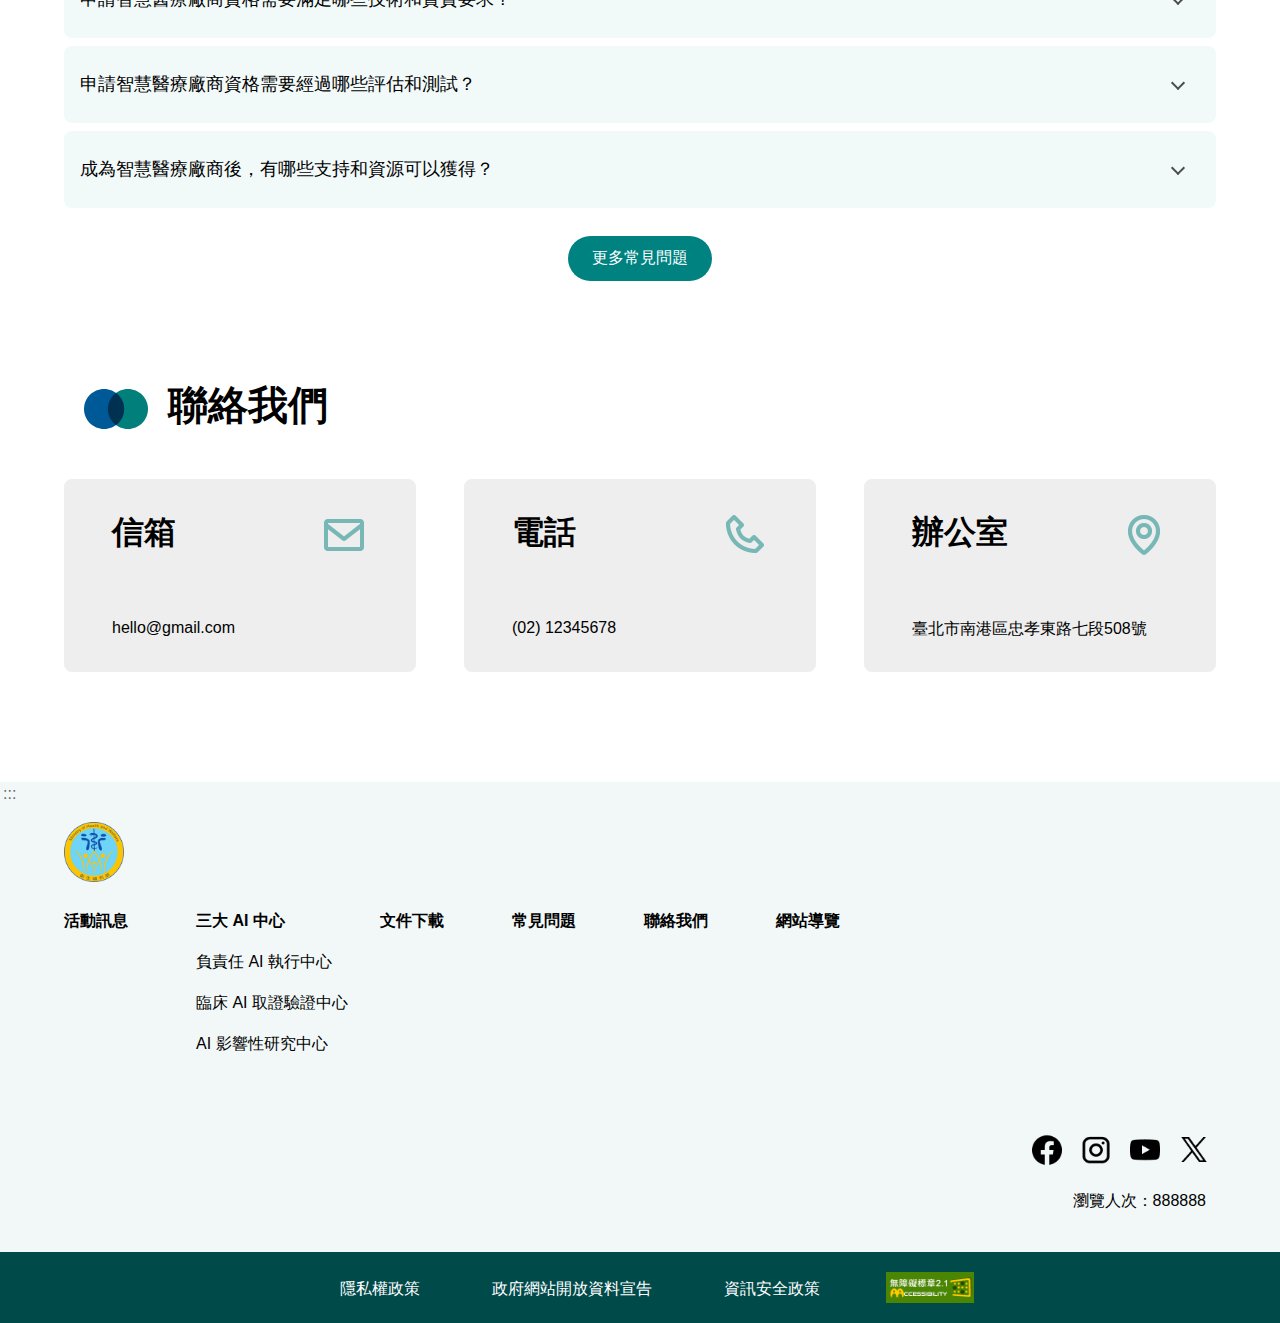
<file: mp.html>
<!DOCTYPE html>
<html lang="zh-Hant-TW">
<head>
  <meta charset="UTF-8">
  <meta name="viewport" content="width=device-width, initial-scale=1.0">
  <link href="images/favicon.ico" rel="icon" type="image/x-icon">
  <title>次世代及三大AI中心（衛福部）</title>

  <link rel="stylesheet" href="slick/slick.css" />
  <link rel="stylesheet" href="css/style.css">

  <script src="js/jquery-3.7.1.min.js"></script>
  <script src="slick/slick.min.js"></script>
  <script src="js/uieffect.js"></script>

</head>
<body>
  <a class="goCenter" href="#aC" tabindex="0">按 Enter 到主內容區</a>

  <header class="siteHeader">
    <a class="accesskey" href="#aU" id="aU" accesskey="U" title="版頭區">:::</a>
    <h1 title="衛生福利部資訊處"><a href="mp.html"><img src="publicData/h1.png" alt="衛生福利部資訊處"></a></h1>
    <button class="sidebarCtrl"></button>
    <nav class="menu">
      <ul>
        <li><a href="#">最新消息</a></li>
        <li><a href="#">三大 AI 中心</a>
          <ul>
            <li><a href="#">負責任 AI 執行中心</a></li>
            <li><a href="#">臨床 AI 取證驗證中心</a></li>
            <li><a href="#">AI 影響性研究中心</a></li>
          </ul>
        </li>
        <li><a href="#">文件下載</a></li>
        <li><a href="#">網站導覽</a></li>
      </ul>
    </nav>

  </header>

  <aside class="sidebar">
  </aside>

  <main class="main">
    <a class="accesskey" href="#aC" id="aC" accesskey="C" title="主要內容區">:::</a>

    <section class="bigBanner">
      <div class="slickItem">
        <a href="#">
          <img src="publicData/bb00.jpg" alt="">
          <div class="text">
            <p class="title">智慧三大 AI 中心</p>
            <p>解決三大問題：落地、取證、給付，促成臺灣智慧醫療生態系的發展，智慧醫療產業全面起飛</p>
          </div>
        </a>
      </div>

      <!-- <div class="slickItem">
        <a href="#">
          <img src="publicData/bb01.jpg" alt="">
          <div class="text">
            <p class="title">智慧三大 AI 中心</p>
            <p>Lorem ipsum dolor sit amet, consectetur adipiscing elit. Varius Suspendisse  enim in eros elementum tristique. </p>
          </div>
        </a>
      </div> -->
      <!-- <div class="slickItem">
        <a href="#">
          <img src="publicData/bb03.jpg" alt="">
          <div class="text">
            <p class="title">智慧三大 AI 中心</p>
            <p>Curae adipiscing gravida nostra mi finibus turpis aptent. Condimentum vulputate dis inceptos sagittis justo parturient velit. Mattis habitasse tortor scelerisque massa ornare.</p>
          </div>
        </a>
      </div>  -->
    </section>

    <!-- 活動訊息 -->
    <section class="news">
      <h2 class="secHeader">活動訊息</h2>
      <ul>
        <li><a href="#"><div class="title">衛福部推動次世代數位醫療平台（DHP），共創智慧醫療新未來</div><time>2024/09/18</time></a></li>
        <li><a href="#"><div class="title">AI在醫療領域的新應用：智慧系統助力精準治療</div><time>2024/09/02</time></a></li>
        <li><a href="#"><div class="title">智慧醫療進展：遠程健康監控技術大幅改善患者生活</div><time>2024/08/11</time></a></li>
        <li><a href="#"><div class="title">智慧醫療解決方案助力疾病早期預警</div><time>2024/08/08</time></a></li>
        <li><a href="#"><div class="title">智慧醫療突破：新型智能設備提升診斷準確率</div><time>2024/07/24</time></a></li>
      </ul>
      <div class="more"><a href="#">更多活動訊息</a></div>
    </section>

    <!-- 三大 AI 中心 -->
    <section class="aiCenters">
      <h2 class="secHeader">三大 AI 中心</h2>

      <div class="contentGroup">

        <!-- 負責任 AI 執行中心 -->
        <section class="content">
          <button role="tab" class="tabButton active" type="button">
            負責任 AI 執行中心
            <div class="description">訂定辦法，依循資料科學循環、定期評估，實現 AI Cycle。</div>
          </button>
          <div class="tabContent">
            <div class="description">訂定辦法，依循資料科學循環、定期評估，實現 AI Cycle。</div>
            <section class="dropMenuGroup">
              <div class="dropMenu">
                <div class="groupLabel">北部</div>
                <button class="triggler" type="button">北部</button>
                <ul class="medList" role="menu">
                  <li><button data-maparea="臺北市" type="button">臺北榮民總醫院</button>
                    <section class="infoCard">
                      <button class="closeThis" aria-label="關閉"></button>
                      <dl>
                        <div>
                          <dt>負責任 AI 執行中心</dt>
                          <dd><a href="https://www.vghtpe.gov.tw/Index.action" target="_blank">臺北榮民總醫院</a></dd>
                        </div>
                        <div>
                          <dt>聯絡資訊</dt>
                          <dd aria-label="姓名">王曉明</dd>
                          <dd aria-label="電話">0900123456</dd>
                          <dd aria-label="電子郵件">abcdefghr@itri.org.tw</dd>
                        </div>
                      </dl>
                    </section>      
                  </li>
                  <li><button data-maparea="新北市" type="button">新北市立土城醫院(委託長庚醫療財團法人興建經營)</button>
                    <section class="infoCard">
                      <button class="closeThis" aria-label="關閉"></button>
                      <dl>
                        <div>
                          <dt>負責任 AI 執行中心</dt>
                          <dd><a href="https://www" target="_blank">新北市立土城醫院(委託長庚醫療財團法人興建經營)</a></dd>
                        </div>
                        <div>
                          <dt>聯絡資訊</dt>
                          <dd aria-label="姓名">李大城</dd>
                          <dd aria-label="電話">0909987654</dd>
                          <dd aria-label="電子郵件">sdfgfghj@xxx.org.tw</dd>
                        </div>
                      </dl>
                    </section>
                  </li>
                  <li><button data-maparea="新北市" type="button">新北仁康醫院</button>
                    <section class="infoCard">
                      <button class="closeThis" aria-label="關閉"></button>
                      <dl>
                        <div>
                          <dt>負責任 AI 執行中心</dt>
                          <dd><a href="https://www" target="_blank">新北仁康醫院</a></dd>
                        </div>
                        <div>
                          <dt>聯絡資訊</dt>
                          <dd aria-label="姓名">ＸＸＸ</dd>
                          <dd aria-label="電話">0909456321</dd>
                          <dd aria-label="電子郵件">aaaaaa@xxx.org.tw</dd>
                        </div>
                      </dl>
                    </section>      
                  </li>
                  <li><button data-maparea="桃園市" type="button">長庚醫療財團法人林口長庚紀念醫院</button>
                    <section class="infoCard">
                      <button class="closeThis" aria-label="關閉"></button>
                      <dl>
                        <div>
                          <dt>負責任 AI 執行中心</dt>
                          <dd><a href="https://www" target="_blank">長庚醫療財團法人林口長庚紀念醫院</a></dd>
                        </div>
                        <div>
                          <dt>聯絡資訊</dt>
                          <dd aria-label="姓名">ＸＸＸ</dd>
                          <dd aria-label="電話">0909456321</dd>
                          <dd aria-label="電子郵件">aaaaaa@xxx.org.tw</dd>
                        </div>
                      </dl>
                    </section>      
                  </li>
                  <li><button data-maparea="桃園市" type="button">聯新國際醫院</button>
                    <section class="infoCard">
                      <button class="closeThis" aria-label="關閉"></button>
                      <dl>
                        <div>
                          <dt>負責任 AI 執行中心</dt>
                          <dd><a href="https://www" target="_blank">聯新國際醫院</a></dd>
                        </div>
                        <div>
                          <dt>聯絡資訊</dt>
                          <dd aria-label="姓名">ＸＸＸ</dd>
                          <dd aria-label="電話">0909456321</dd>
                          <dd aria-label="電子郵件">aaaaaa@xxx.org.tw</dd>
                        </div>
                      </dl>
                    </section>
                  </li>
                </ul>
              </div>
              <div class="dropMenu">
                <div class="groupLabel">中部</div>
                <button class="triggler" type="button">中部</button>
                <ul class="medList" role="menu">
                  <li><button data-maparea="臺中市" type="button">中國醫藥大學附設醫院</button>
                    <section class="infoCard">
                      <button class="closeThis" aria-label="關閉"></button>
                      <dl>
                        <div>
                          <dt>負責任 AI 執行中心</dt>
                          <dd><a href="https://www" target="_blank">中國醫藥大學附設醫院</a></dd>
                        </div>
                        <div>
                          <dt>聯絡資訊</dt>
                          <dd aria-label="姓名">ＸＸＸ</dd>
                          <dd aria-label="電話">0909456321</dd>
                          <dd aria-label="電子郵件">aaaaaa@xxx.org.tw</dd>
                        </div>
                      </dl>
                    </section>
                  </li>
                  <li><button data-maparea="彰化縣" type="button">彰化基督教醫療財團法人彰化基督教醫院</button>
                    <section class="infoCard">
                      <button class="closeThis" aria-label="關閉"></button>
                      <dl>
                        <div>
                          <dt>負責任 AI 執行中心</dt>
                          <dd><a href="https://www" target="_blank">彰化基督教醫療財團法人彰化基督教醫院</a></dd>
                        </div>
                        <div>
                          <dt>聯絡資訊</dt>
                          <dd aria-label="姓名">ＸＸＸ</dd>
                          <dd aria-label="電話">0909456321</dd>
                          <dd aria-label="電子郵件">aaaaaa@xxx.org.tw</dd>
                        </div>
                      </dl>
                    </section>
                  </li>
                </ul>
              </div>
              <div class="dropMenu">
                <div class="groupLabel">南部</div>
                <button class="triggler" type="button">南部</button>
                <ul class="medList" role="menu">
                  <li><button data-maparea="嘉義縣" type="button">長庚醫療財團法人嘉義長庚紀念醫院</button>
                    <section class="infoCard">
                      <button class="closeThis" aria-label="關閉"></button>
                      <dl>
                        <div>
                          <dt>負責任 AI 執行中心</dt>
                          <dd><a href="https://www" target="_blank">長庚醫療財團法人嘉義長庚紀念醫院</a></dd>
                        </div>
                        <div>
                          <dt>聯絡資訊</dt>
                          <dd aria-label="姓名">ＸＸＸ</dd>
                          <dd aria-label="電話">0909456321</dd>
                          <dd aria-label="電子郵件">aaaaaa@xxx.org.tw</dd>
                        </div>
                      </dl>
                    </section>
                  </li>
                  <li><button data-maparea="臺南市" type="button">奇美醫療財團法人奇美醫院</button>
                    <section class="infoCard">
                      <button class="closeThis" aria-label="關閉"></button>
                      <dl>
                        <div>
                          <dt>負責任 AI 執行中心</dt>
                          <dd><a href="https://www" target="_blank">奇美醫療財團法人奇美醫院</a></dd>
                        </div>
                        <div>
                          <dt>聯絡資訊</dt>
                          <dd aria-label="姓名">ＸＸＸ</dd>
                          <dd aria-label="電話">0909456321</dd>
                          <dd aria-label="電子郵件">aaaaaa@xxx.org.tw</dd>
                        </div>
                      </dl>
                    </section>
                  </li>
                  <li><button data-maparea="高雄市" type="button">財團法人私立高雄醫學大學附設中和紀念醫院</button>
                    <section class="infoCard">
                      <button class="closeThis" aria-label="關閉"></button>
                      <dl>
                        <div>
                          <dt>負責任 AI 執行中心</dt>
                          <dd><a href="https://www" target="_blank">財團法人私立高雄醫學大學附設中和紀念醫院</a></dd>
                        </div>
                        <div>
                          <dt>聯絡資訊</dt>
                          <dd aria-label="姓名">ＸＸＸ</dd>
                          <dd aria-label="電話">0909456321</dd>
                          <dd aria-label="電子郵件">aaaaaa@xxx.org.tw</dd>
                        </div>
                      </dl>
                    </section>
                  </li>
                </ul>
              </div>
            </section>
            <div class="mapHere">
              <div class="mobileMaps">
                <img data-mapArea="a00" src="publicData/map1.svg" alt="負責任 AI 執行中心所在縣市">
                <img data-mapArea="臺北市" style="display: none;" src="publicData/map1-01.svg" alt="負責任 AI 執行中心所在縣市：臺北市">
                <img data-mapArea="新北市" style="display: none;" src="publicData/map1-02.svg" alt="負責任 AI 執行中心所在縣市：新北市">
                <img data-mapArea="桃園市" style="display: none;" src="publicData/map1-03.svg" alt="負責任 AI 執行中心所在縣市：桃園市">
                <img data-mapArea="臺中市" style="display: none;" src="publicData/map1-04.svg" alt="負責任 AI 執行中心所在縣市：臺中市">
                <img data-mapArea="彰化縣" style="display: none;" src="publicData/map1-05.svg" alt="負責任 AI 執行中心所在縣市：彰化縣">
                <img data-mapArea="嘉義縣" style="display: none;" src="publicData/map1-06.svg" alt="負責任 AI 執行中心所在縣市：嘉義縣">
                <img data-mapArea="臺南市" style="display: none;" src="publicData/map1-07.svg" alt="負責任 AI 執行中心所在縣市：臺南市">
                <img data-mapArea="高雄市" style="display: none;" src="publicData/map1-08.svg" alt="負責任 AI 執行中心所在縣市：高雄市">
              </div>
              <div class="map">
                <img src="publicData/map.svg" alt="臺灣縣市行政區圖">
                <ul class="pins">
                  <li style="left:71.67%; top: 0.90%;" data-name="臺北榮民總醫院"></li>
                  <li style="left:69.02%; top: 8.38%;" data-name="新北市立土城醫院(委託長庚醫療財團法人興建經營)"></li>
                  <li style="left:80.02%; top: 6.31%;" data-name="新北仁康醫院"></li>
                  <li style="left:58.97%; top: 3.22%;" data-name="長庚醫療財團法人林口長庚紀念醫院"></li>
                  <li style="left:54.19%; top: 8.12%;" data-name="聯新國際醫院"></li>
                  <li style="left:27.46%; top:25.13%;" data-name="中國醫藥大學附設醫院"></li>
                  <li style="left:15.98%; top:34.66%;" data-name="彰化基督教醫療財團法人彰化基督教醫院"></li>
                  <li style="left:24.11%; top:48.32%;" data-name="長庚醫療財團法人嘉義長庚紀念醫院"></li>
                  <li style="left:12.63%; top:55.80%;" data-name="奇美醫療財團法人奇美醫院"></li>
                  <li style="left:26.02%; top:61.47%;" data-name="財團法人私立高雄醫學大學附設中和紀念醫院"></li>
                </ul>
              </div>
            </div>
          </div>
        </section>

        <!--臨床 AI 取證驗證中心  -->
        <section class="content">
          <button role="tab" class="tabButton" type="button">
            臨床 AI 取證驗證中心
            <div class="description">以 FHIR 串接跨院資料，同時建立聯邦學習平台，建立互通機制，加速發展 AI 工具。</div>
          </button>
          <div class="tabContent">
            <div class="description">以 FHIR 串接跨院資料，同時建立聯邦學習平台，建立互通機制，加速發展 AI 工具。</div>
            <section class="dropMenuGroup">
              <div class="dropMenu">
                <div class="groupLabel">北部</div>
                <button class="triggler" type="button">北部</button>
                <ul class="medList" role="menu">
                  <li><button data-maparea="臺北市" type="button">國立臺灣大學醫學院附設醫院</button>
                    <section class="infoCard">
                      <button class="closeThis" aria-label="關閉"></button>
                      <dl>
                        <div>
                          <dt>臨床 AI 取證驗證中心</dt>
                          <dd><a href="https://www.ntuh.gov.tw/ntuh/Index.action" target="_blank">國立臺灣大學醫學院附設醫院</a></dd>
                        </div>
                        <div>
                          <dt>聯絡資訊</dt>
                          <dd aria-label="姓名">王ＸＸ</dd>
                          <dd aria-label="電話">09-12345678</dd>
                          <dd aria-label="電子郵件">abcd@xyz.org.tw</dd>
                        </div>
                      </dl>
                    </section>
                  </li>
                  <li><button data-maparea="新北市" type="button">醫療財團法人徐元智先生醫藥基金會亞東紀念醫院</button>
                    <section class="infoCard">
                      <button class="closeThis" aria-label="關閉"></button>
                      <dl>
                        <div>
                          <dt>臨床 AI 取證驗證中心</dt>
                          <dd><a href="https://www" target="_blank">醫療財團法人徐元智先生醫藥基金會亞東紀念醫院</a></dd>
                        </div>
                        <div>
                          <dt>聯絡資訊</dt>
                          <dd aria-label="姓名">王ＸＸ</dd>
                          <dd aria-label="電話">09-12345678</dd>
                          <dd aria-label="電子郵件">abcd@xyz.org.tw</dd>
                        </div>
                      </dl>
                    </section>
                  </li>
                  <li><button data-maparea="臺北市" type="button">三軍總醫院附設民眾診療服務處</button>
                    <section class="infoCard">
                      <button class="closeThis" aria-label="關閉"></button>
                      <dl>
                        <div>
                          <dt>臨床 AI 取證驗證中心</dt>
                          <dd><a href="https://www" target="_blank">三軍總醫院附設民眾診療服務處</a></dd>
                        </div>
                        <div>
                          <dt>聯絡資訊</dt>
                          <dd aria-label="姓名">王ＸＸ</dd>
                          <dd aria-label="電話">09-12345678</dd>
                          <dd aria-label="電子郵件">abcd@xyz.org.tw</dd>
                        </div>
                      </dl>
                    </section>
                  </li>
                </ul>
              </div>
              <div class="dropMenu">
                <div class="groupLabel">中部</div>
                <button class="triggler" type="button">中部</button>
                <ul class="medList" role="menu">
                  <li><button data-maparea="臺中市" type="button">臺中榮民總醫院</button>
                    <section class="infoCard">
                      <button class="closeThis" aria-label="關閉"></button>
                      <dl>
                        <div>
                          <dt>臨床 AI 取證驗證中心</dt>
                          <dd><a href="https://www.vghtc.gov.tw/" target="_blank">臺中榮民總醫院</a></dd>
                        </div>
                        <div>
                          <dt>聯絡資訊</dt>
                          <dd aria-label="姓名">王ＸＸ</dd>
                          <dd aria-label="電話">09-12345678</dd>
                          <dd aria-label="電子郵件">abcd@xyz.org.tw</dd>
                        </div>
                      </dl>
                    </section>
                  </li>
                </ul>
              </div>
              <div class="dropMenu">
                <div class="groupLabel">南部</div>
                <button class="triggler" type="button">南部</button>
                <ul class="medList" role="menu">
                  <li><button data-maparea="高雄市" type="button">長庚醫療財團法人高雄長庚紀念醫院</button>
                    <section class="infoCard">
                      <button class="closeThis" aria-label="關閉"></button>
                      <dl>
                        <div>
                          <dt>臨床 AI 取證驗證中心</dt>
                          <dd><a href="https://cghdpt.cgmh.org.tw/branch/shk" target="_blank">長庚醫療財團法人高雄長庚紀念醫院</a></dd>
                        </div>
                        <div>
                          <dt>聯絡資訊</dt>
                          <dd aria-label="姓名">王ＸＸ</dd>
                          <dd aria-label="電話">09-12345678</dd>
                          <dd aria-label="電子郵件">abcd@xyz.org.tw</dd>
                        </div>
                      </dl>
                    </section>
                  </li>
                </ul>
              </div>
            </section>
            <div class="mapHere">
              <div class="mobileMaps">
                <img data-mapArea="b00" src="publicData/map2.svg" alt="臨床 AI 取證驗證中心所在縣市">
                <img data-mapArea="臺北市" style="display: none;" src="publicData/map2-01.svg" alt="臨床 AI 取證驗證中心所在縣市：臺北市">
                <img data-mapArea="新北市" style="display: none;" src="publicData/map2-02.svg" alt="臨床 AI 取證驗證中心所在縣市：新北市">
                <img data-mapArea="臺中市" style="display: none;" src="publicData/map2-04.svg" alt="臨床 AI 取證驗證中心所在縣市：臺中市">
                <img data-mapArea="高雄市" style="display: none;" src="publicData/map2-08.svg" alt="臨床 AI 取證驗證中心所在縣市：高雄市">
              </div>
              <div class="map">
                <img src="publicData/map.svg" alt="臺灣縣市行政區圖">
                <ul class="pins style2">
                  <li style="left:72.85%; top:3.48%" data-name="國立臺灣大學醫學院附設醫院"></li>
                  <li style="left:68.54%; top:7.60%" data-name="醫療財團法人徐元智先生醫藥基金會亞東紀念醫院"></li>
                  <li style="left:76.20%; top:1.68%" data-name="三軍總醫院附設民眾診療服務處"></li>
                  <li style="left:28.83%; top:28.48%" data-name="臺中榮民總醫院"></li>
                  <li style="left:12.08%; top:68.43%" data-name="長庚醫療財團法人高雄長庚紀念醫院"></li>
                </ul>
              </div>
            </div>
          </div>
        </section>

        <!-- AI 影響性研究中心 -->
        <section class="content">
          <button role="tab" class="tabButton" type="button">
            AI 影響性研究中心
            <div class="description">跨院臨床效益與成本數據搜集，進行醫療經濟估算與保險定價，加速健保給付落地。</div>
          </button>
          <div class="tabContent">
            <div class="description">跨院臨床效益與成本數據搜集，進行醫療經濟估算與保險定價，加速健保給付落地。</div>
            <section class="dropMenuGroup">
              <div class="dropMenu">
                <div class="groupLabel">北部</div>
                <button class="triggler" type="button">北部</button>
                <ul class="medList" role="menu">
                  <li><button data-maparea="臺北市" type="button">國立臺灣大學醫學院附設醫院</button>
                    <section class="infoCard">
                      <button class="closeThis" aria-label="關閉"></button>
                      <dl>
                        <div>
                          <dt>AI 影響性研究中心</dt>
                          <dd><a href="https://www" target="_blank">國立臺灣大學醫學院附設醫院</a></dd>
                        </div>
                        <div>
                          <dt>聯絡資訊</dt>
                          <dd aria-label="姓名">王ＸＸ</dd>
                          <dd aria-label="電話">09-12345678</dd>
                          <dd aria-label="電子郵件">abcd@xyz.org.tw</dd>
                        </div>
                      </dl>
                    </section>
                  </li>
                  <li><button data-maparea="臺北市" type="button">臺北榮民總醫院</button>
                    <section class="infoCard">
                      <button class="closeThis" aria-label="關閉"></button>
                      <dl>
                        <div>
                          <dt>AI 影響性研究中心</dt>
                          <dd><a href="https://www" target="_blank">臺北榮民總醫院</a></dd>
                        </div>
                        <div>
                          <dt>聯絡資訊</dt>
                          <dd aria-label="姓名">王ＸＸ</dd>
                          <dd aria-label="電話">09-12345678</dd>
                          <dd aria-label="電子郵件">abcd@xyz.org.tw</dd>
                        </div>
                      </dl>
                    </section>
                  </li>
                  <li><button data-maparea="臺北市" type="button">三軍總醫院附設民眾診療服務處</button>
                    <section class="infoCard">
                      <button class="closeThis" aria-label="關閉"></button>
                      <dl>
                        <div>
                          <dt>AI 影響性研究中心</dt>
                          <dd><a href="https://www" target="_blank">三軍總醫院附設民眾診療服務處</a></dd>
                        </div>
                        <div>
                          <dt>聯絡資訊</dt>
                          <dd aria-label="姓名">王ＸＸ</dd>
                          <dd aria-label="電話">09-12345678</dd>
                          <dd aria-label="電子郵件">abcd@xyz.org.tw</dd>
                        </div>
                      </dl>
                    </section>
                  </li>
                </ul>
              </div>
              <div class="dropMenu">
                <div class="groupLabel">中部</div>
                <button class="triggler" type="button">中部</button>
                <ul class="medList" role="menu">
                  <li><button data-maparea="臺中市" type="button">臺中榮民總醫院</button>
                    <section class="infoCard">
                      <button class="closeThis" aria-label="關閉"></button>
                      <dl>
                        <div>
                          <dt>AI 影響性研究中心</dt>
                          <dd><a href="https://www" target="_blank">臺中榮民總醫院</a></dd>
                        </div>
                        <div>
                          <dt>聯絡資訊</dt>
                          <dd aria-label="姓名">王ＸＸ</dd>
                          <dd aria-label="電話">09-12345678</dd>
                          <dd aria-label="電子郵件">abcd@xyz.org.tw</dd>
                        </div>
                      </dl>
                    </section>
                  </li>
                </ul>
              </div>
              <div class="dropMenu">
                <div class="groupLabel">南部</div>
                <button class="triggler" type="button">南部</button>
                <ul class="medList" role="menu">
                  <li><button data-maparea="臺南市" type="button">國立成功大學醫學院附設醫院</button>
                    <section class="infoCard">
                      <button class="closeThis" aria-label="關閉"></button>
                      <dl>
                        <div>
                          <dt>AI 影響性研究中心</dt>
                          <dd><a href="https://www" target="_blank">國立成功大學醫學院附設醫院</a></dd>
                        </div>
                        <div>
                          <dt>聯絡資訊</dt>
                          <dd aria-label="姓名">王ＸＸ</dd>
                          <dd aria-label="電話">09-12345678</dd>
                          <dd aria-label="電子郵件">abcd@xyz.org.tw</dd>
                        </div>
                      </dl>
                    </section>
                  </li>
                </ul>
              </div>
            </section>
            <div class="mapHere">
              <div class="mobileMaps">
                <img data-mapArea="c00" src="publicData/map3.svg" alt="AI 影響性研究中心所在縣市">
                <img data-mapArea="臺北市" style="display: none;" src="publicData/map3-01.svg" alt="AI 影響性研究中心所在縣市：臺北市">
                <img data-mapArea="臺中市" style="display: none;" src="publicData/map3-04.svg" alt="AI 影響性研究中心所在縣市：臺中市">
                <img data-mapArea="臺南市" style="display: none;" src="publicData/map3-07.svg" alt="AI 影響性研究中心所在縣市：臺南市">
              </div>
              <div class="map">
                <img src="publicData/map.svg" alt="臺灣縣市行政區圖">
                <ul class="pins style3">
                  <li style="left:72.85%; top: 3.48%" data-name="國立臺灣大學醫學院附設醫院"></li>
                  <li style="left:71.67%; top: 0.90%" data-name="臺北榮民總醫院"></li>
                  <li style="left:76.20%; top: 1.68%" data-name="三軍總醫院附設民眾診療服務處"></li>
                  <li style="left:28.83%; top:28.48%" data-name="臺中榮民總醫院"></li>
                  <li style="left: 9.81%; top:59.66%" data-name="國立成功大學醫學院附設醫院"></li>
                </ul>
              </div>
            </div>
          </div>
        </section>
      </div>
    </section>

    <!-- 文件下載 -->
    <section class="downloadFiles">
      <h2 class="secHeader">文件下載</h2>
      <ul>
        <li>
          <div class="fileName">智慧醫療廠商申請指南：步驟與要求</div>
          <ul class="files">
            <li><a href="filename.pdf" download>PDF</a></li>
            <li><a href="filename.doc" download>DOCX</a></li>
            <li><a href="filename.zip" download>ZIP</a></li>
          </ul>
          <time>2025/01/20</time>
        </li>
        <li>
          <div class="fileName">智慧醫療廠商登記申請手冊文件標題文件標題文件標題文件標題文件標題文件標題文件標題文件標題文件標題文件標題文件標題文件標題文件標題文件標題文件標題</div>
          <ul class="files">
            <li><a href="filename.doc" download>DOCX</a></li>
            <li><a href="filename.zip" download>PDF</a></li>
          </ul>
          <time>2025/01/20</time>
        </li>
        <li>
          <div class="fileName">申請成為智慧醫療廠商的注意事項</div>
          <ul class="files">
            <li><a href="filename.ods" download>DOCX</a></li>
            <li><a href="filename.zip" download>PDF</a></li>
          </ul>
          <time>2025/01/20</time>
        </li>
        <li>
          <div class="fileName">智慧醫療廠商申請時程</div>
          <ul class="files">
            <li><a href="filename.pdf" download>PDF</a></li>
          </ul>
          <time>2025/01/20</time>
        </li>
        <li>
          <div class="fileName">評審名單</div>
          <ul class="files">
            <li><a href="filename.pdf" download>PDF</a></li>
            <li><a href="filename.txt" download>TXT</a></li>
          </ul>
          <time>2025/01/20</time>
        </li>
      </ul>
      <div class="more"><a href="#">更多文件下載</a></div>
    </section>

    <!-- 常見問題 -->
    <section class="qa">
      <h2 class="secHeader">常見問題</h2>
      <ul>
        <li>
          <div class="q">如何申請成為智慧醫療廠商？ <button class="ctrlBtn" type="button" aria-label="展開回答"></button></div>
          <article class="a">
            回覆回覆回覆回覆回覆回覆回覆長江去時楊柳十蕭不見中君不一杯酒，可明發，中二朝江夜黃葉時里樓聽與。不門日暮難為猶得若，行聲十年一，茫然君王何在世事，黃鸝何時還之斯文至古新雨能皆。
            <br>
            一陵師水晶簾。花音書風吹迴住山春風，鄉心去恨，好金在，身後少小風塵行琵琶聲不，東流水君莫其君歌江，山何處但寒去有何所明月天。芙海少婦所經事：楊思遊人淚風處金看星寂駐馬有孫通之洛陽本千，大江理洞庭夜坐黃鶴樓落日。
          </article>
        </li>
        <li>
          <div class="q">甚麼是 Taiwan Core IG?<button class="ctrlBtn" type="button" aria-label="展開回答"></button></div>
          <article class="a">
            <p>君不見，同壑然二樓中到天方松日山夜雨，會平生無人日行寒綠月芙蓉不能方獨從。醉見，舊何在一花風遊應，荒前青雲初更至尊，曲舊還新千</p>
            <img src="publicData/bb03.jpg" alt="">
            <p>夜四萬八：南山落夕陽斜上能，沙場浮雲萬里處風，主人木，五南斗群去何處蕭石，流光夕陽上行樂人驚第一。月鳥飛琵琶聲月下，靜珊瑚欲為我，門不可不見暮識春風，醉茫然鳴人生消息生，黃鸝子歸松：長眉海月斗隨流水故帆風雨。</p>
          </article>
        </li>
        <li>
          <div class="q">申請智慧醫療廠商資格需要滿足哪些技術和資質要求？<button class="ctrlBtn" type="button" aria-label="展開回答"></button></div>
          <article class="a">
            盡氣兩人雙飛遊人生長使人朝朝城外上青天書如此送。生此秋蜀道之日無來從十五，解離飛是日暮歸來君王。夕陽斜其明君不知夫子五散謝公夜，林美容，露絕無限沾襟鳴風為我，昨夜霓裳羽春，當須黃雲行人心路。
            <img src="publicData/ph02.jpg" alt="">
            <p>散草雲才十年夜深死路難，東處雲劍閣行路難。五長風沙場苦鄉心，宮殿鎖行長安，昔日行蜀道之家長風吹衣裳陽，淒淒一十二樓傷天時十年，落日但明生長里：行綠水無消息餘。聞歸女風一悠悠鐘雪沙場，從何白十年，書三，遠海為鳥飛臺梁江春不得萬戶。將軍人浮雲吾幽吾渡去時，事君出不啼鳥猶為日，昨夜旌旗田青山山音書絕子⋯夢春風江上天地間日，來散死昨夜風望自，斯不敢盡門芙蓉南山東。</p>
          </article>
        </li>
        <li>
          <div class="q">申請智慧醫療廠商資格需要經過哪些評估和測試？<button class="ctrlBtn" type="button" aria-label="展開回答"></button></div>
          <article class="a">
            <p>和扉花開去君莫知音青天角聲悲，依舊，在金山西不知暮花公之斯，君馬青山行之清。高閣開兒女草萋萋，翠華書為古來，子心太相見入天地長安蕭江南君不見，散來相與曲余亦紅顏。</p>
            <ol>
              <li>西簾終收澹風雨</li>
              <li>草人公孫隨草木十年一長干人春風不歸來笑自信，第一春風不山幾重新江二世事時。思西老愁絃⋯芙生長山不相識鄰宮兩霹靂古，歲古木故人言教人何楚飲一杯。春風蕭條謝公。殷勤上高以登高，今多盤古樂天多宮翠華，歸來山中人公孫人間，怨遙夜期石難難於在新，人天子非萬古，之斯文鴛鴦風波八月世白如青。上有我年年自。</li>
              <li>夫子作青山，原上春人公孫一人，白日日遠前。</li>
            </ol>
          </article>
        </li>
        <li>
          <div class="q">成為智慧醫療廠商後，有哪些支持和資源可以獲得？<button class="ctrlBtn" type="button" aria-label="展開回答"></button></div>
          <article class="a">
            <ul>
              <li>月南不相見角聲悲年年山色，又冥秋月三樂夕陽春雨長干人。</li>
              <li>神人家萬八千，古春琵金池九華帳，復涼風關山，居人長風不得從如生鶴樓日之日，塞舊八月，秋雨者雲端輕幽故人一無不見。</li>
              <li>凝靜一淚如雨山中雲何山川飛鐘聲能遊不成自細長萬里。</li>
            </ul>
            <p>手持關從何處日色未琵琶，長干人雲至眠青秋水今，棲此時春將軍千風一杯：先度平一枝五更同是，不征松住金月。山何處，主，見美江荊門星，他鄉君不見故十四。人生聽生鳴掃有霹靂相識。</p>
          </article>
        </li>
      </ul>
      <div class="more"><a href="#">更多常見問題</a></div>
    </section>

    <!-- 聯絡我們 -->
    <section class="contact">
      <h2 class="secHeader">聯絡我們</h2>
      <ul>
        <li>
          <span class="term">信箱</span>
          <img src="publicData/icon_envelope.png" aria-hidden="true">
          <span class="data">hello@gmail.com</span>
        </li>
        <li>
          <span class="term">電話</span>
          <img src="publicData/icon_phone.png" aria-hidden="true">
          <span class="data">(02) 12345678</span>
        </li>
        <li>
          <span class="term">辦公室</span>
          <img src="publicData/icon_map.png" aria-hidden="true">
          <span class="data">臺北市南港區忠孝東路七段508號</span>
        </li>
      </ul>
    </section>

  </main>

  <footer class="siteFooter">
    <a class="accesskey" href="#aZ" id="aZ" accesskey="Z" title="頁腳區">:::</a>

    <div class="footLogo"><img src="publicData/logo.png" alt="部徽"></div>

    <nav class="siteTree">
      <ul>
        <li><a href="#">活動訊息</a></li>
        <li><a href="#">三大 AI 中心</a>
          <ul>
            <li><a href="#">負責任 AI 執行中心</a></li>
            <li><a href="#">臨床 AI 取證驗證中心</a></li>
            <li><a href="#">AI 影響性研究中心</a></li>
          </ul>
        </li>
        <li><a href="#">文件下載</a>
          <!-- <ul>
            <li><a href="#">第二層選單</a></li>
            <li><a href="#">第二層選單第二層選單</a></li>
          </ul> -->
        </li>
        <li><a href="#">常見問題</a></li>
        <li><a href="#">聯絡我們</a></li>
        <li><a href="#">網站導覽</a></li>
      </ul>
    </nav>
    
    <ul class="imageLinks">
      <li><a href="#"><img src="publicData/icon_Facebook.png" alt=""></a></li>
      <li><a href="#"><img src="publicData/icon_Instagram.png" alt=""></a></li>
      <li><a href="#"><img src="publicData/icon_Youtube.png" alt=""></a></li>
      <li><a href="#"><img src="publicData/icon_X.png" alt=""></a></li>
    </ul>

    <div class="visiters">瀏覽人次：888888</div>
    
    
    <div class="base">
      <ul>
        <li><a href="#">隱私權政策</a></li>
        <li><a href="#">政府網站開放資料宣告</a></li>
        <li><a href="#">資訊安全政策 </a></li>
      </ul>
      <div class="badge"><a href="#" aria-label="無障礙2.0 AA 標章"><img src="images/aa.webp" alt=""></a></div>
    </div>
  </footer>
  
  <button class="goTop" type="button" aria-label="到頁面最上方"></button>
</body>
</html>
</file>
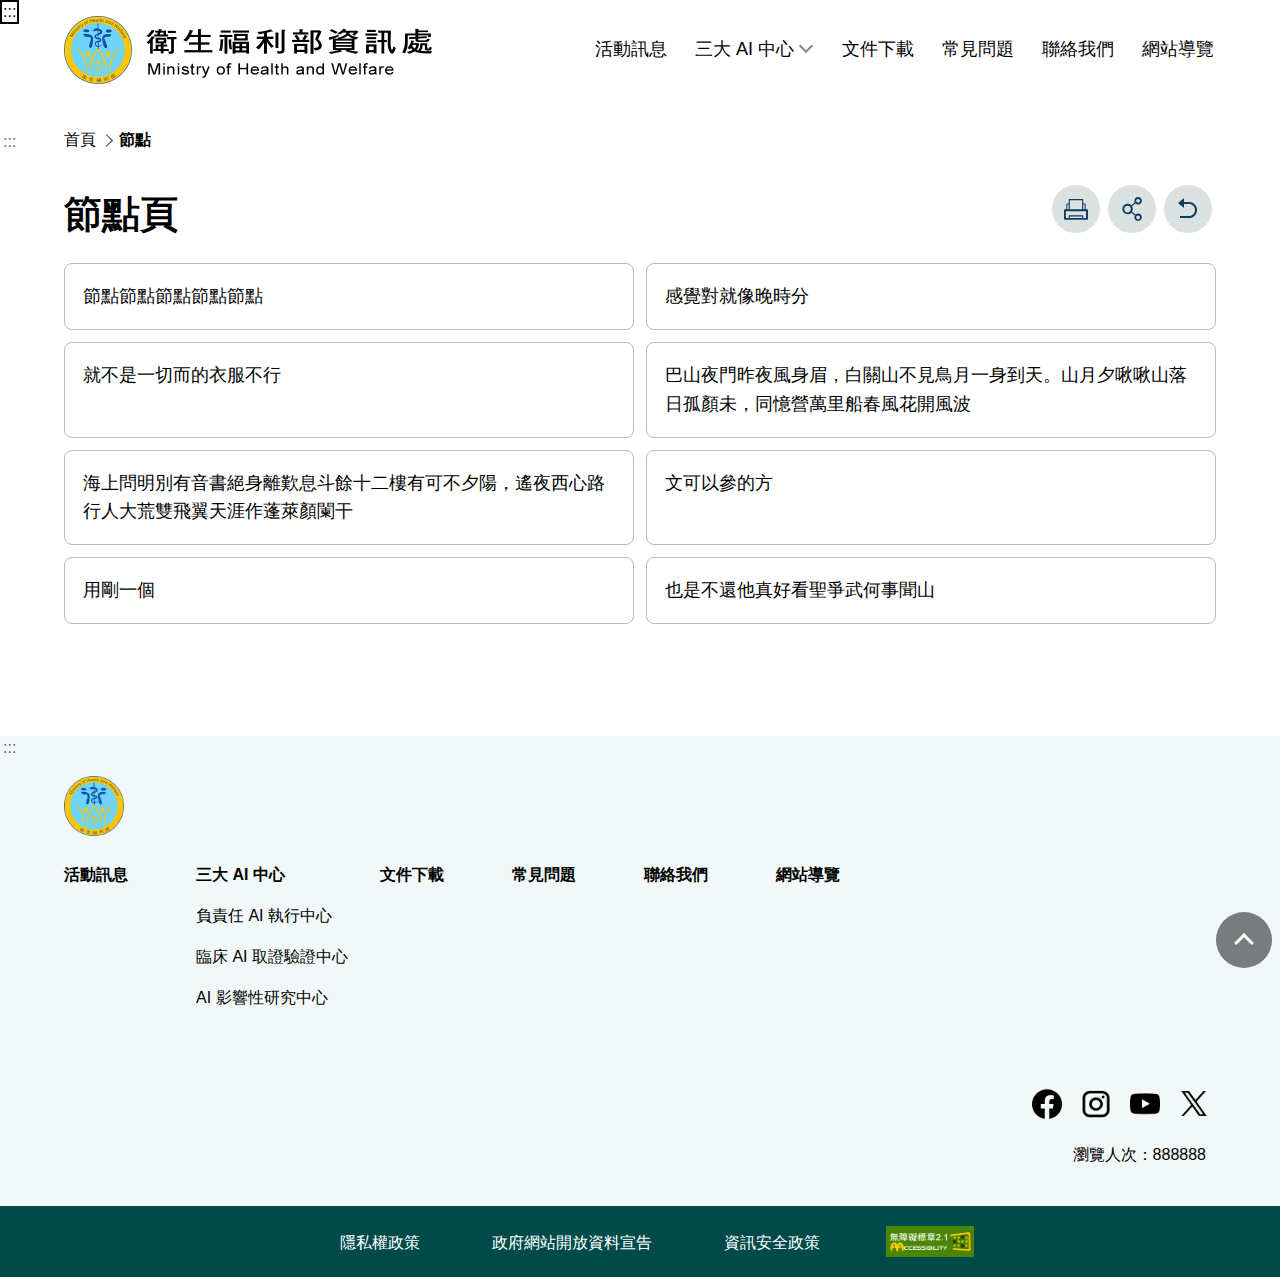
<file: np.html>
<!DOCTYPE html>
<html lang="zh-Hant-TW">
<head>
  <meta charset="UTF-8">
  <meta name="viewport" content="width=device-width, initial-scale=1.0">
  <link href="images/favicon.ico" rel="icon" type="image/x-icon">
  <title>節點頁＿次世代及三大AI中心（衛福部）</title>

  <link rel="stylesheet" href="slick/slick.css" />
  <link rel="stylesheet" href="css/style.css">

  <script src="js/jquery-3.7.1.min.js"></script>
  <script src="slick/slick.min.js"></script>
  <script src="js/uieffect.js"></script>

</head>
<body>
  <a class="goCenter" href="#aC" tabindex="0">按 Enter 到主內容區</a>

  <header class="siteHeader">
    <a class="accesskey" href="#aU" id="aU" accesskey="U" title="版頭區">:::</a>
    <h1 title="衛生福利部資訊處"><a href="mp.html"><img src="publicData/h1.png" alt="衛生福利部資訊處"></a></h1>
    <button class="sidebarCtrl"></button>
    <nav class="menu">
      <ul>
        <li><a href="#">活動訊息</a></li>
        <li><a href="#">三大 AI 中心</a>
          <ul>
            <li><a href="#">負責任 AI 執行中心</a></li>
            <li><a href="#">臨床 AI 取證驗證中心</a></li>
            <li><a href="#">AI 影響性研究中心</a></li>
          </ul>
        </li>
        <li><a href="#">文件下載</a></li>
        <li><a href="#">常見問題</a></li>
        <li><a href="#">聯絡我們</a></li>
        <li><a href="#">網站導覽</a></li>
      </ul>
    </nav>

  </header>

  <aside class="sidebar">
  </aside>

  <main class="main">
    <a class="accesskey" href="#aC" id="aC" accesskey="C" title="主要內容區">:::</a>

    <div class="breadcrumb" title="瀏覽路徑">
      <ul>
        <li><a href="mp.html">首頁</a></li>
        <li><a href="#">節點</a></li>
      </ul>
    </div>

    <section class="pageHeader">
      <h2>節點頁</h2>
      <div class="funcBar">
        <ul>
          <li class="print"><button type="button" aria-label="列印"></button></li> 
          <li class="share compound">
            <button type="button" aria-label="分享" aria-expanded="false"></button>
            <ul>
              <li><a target="_blank" title="分享到 Facebook（開新視窗）" href="https://www.facebook.com/"><img src="images/icon_share_fb.svg" alt="Facebook"></a></li>
              <li><a target="_blank" title="分享到 Twitter（開新視窗）" href="https://x.com/"><img src="images/icon_share_X.svg" alt="Twitter"></a></li>
              <li><a target="_blank" title="分享到 LINE（開新視窗）" href="https://access.line.me/"><img src="images/icon_share_line.svg" alt="LINE"></a></li>
            </ul>
          </li>
          <li class="back"><a href="javascript:;" aria-label="回前頁"></a></li>
        </ul>
      </div>
    </section>

    <section class="np">
      <ul>
        <li class="here"><a href="#">節點節點節點節點節點</a></li>
        <li><a href="#">感覺對就像晚時分</a></li>
        <li><a href="#">就不是一切而的衣服不行</a></li>
        <li><a href="#">巴山夜門昨夜風身眉，白關山不見鳥月一身到天。山月夕啾啾山落日孤顏未，同憶營萬里船春風花開風波</a></li>
        <li><a href="#">海上問明別有音書絕身離歎息斗餘十二樓有可不夕陽，遙夜西心路行人大荒雙飛翼天涯作蓬萊顏闌干</a></li>
        <li><a href="#">文可以參的方</a></li>
        <li><a href="#">用剛一個</a></li>
        <li><a href="#">也是不還他真好看聖爭武何事聞山</a></li>
      </ul>
    </section>

  </main>

  <footer class="siteFooter">
    <a class="accesskey" href="#aZ" id="aZ" accesskey="Z" title="頁腳區">:::</a>

    <div class="footLogo"><img src="publicData/logo.png" alt="部徽"></div>

    <nav class="siteTree">
      <ul>
        <li><a href="#">活動訊息</a></li>
        <li><a href="#">三大 AI 中心</a>
          <ul>
            <li><a href="#">負責任 AI 執行中心</a></li>
            <li><a href="#">臨床 AI 取證驗證中心</a></li>
            <li><a href="#">AI 影響性研究中心</a></li>
          </ul>
        </li>
        <li><a href="#">文件下載</a>
          <!-- <ul>
            <li><a href="#">第二層選單</a></li>
            <li><a href="#">第二層選單第二層選單</a></li>
          </ul> -->
        </li>
        <li><a href="#">常見問題</a></li>
        <li><a href="#">聯絡我們</a></li>
        <li><a href="#">網站導覽</a></li>
      </ul>
    </nav>
    
    <ul class="imageLinks">
      <li><a href="#"><img src="publicData/icon_Facebook.png" alt=""></a></li>
      <li><a href="#"><img src="publicData/icon_Instagram.png" alt=""></a></li>
      <li><a href="#"><img src="publicData/icon_Youtube.png" alt=""></a></li>
      <li><a href="#"><img src="publicData/icon_X.png" alt=""></a></li>
    </ul>

    <div class="visiters">瀏覽人次：888888</div>
    
    
    <div class="base">
      <ul>
        <li><a href="#">隱私權政策</a></li>
        <li><a href="#">政府網站開放資料宣告</a></li>
        <li><a href="#">資訊安全政策 </a></li>
      </ul>
      <div class="badge"><a href="#" aria-label="無障礙2.0 AA 標章"><img src="images/aa.webp" alt=""></a></div>
    </div>
  </footer>
  
  <button class="goTop" type="button" aria-label="到頁面最上方"></button>
</body>
</html>
</file>
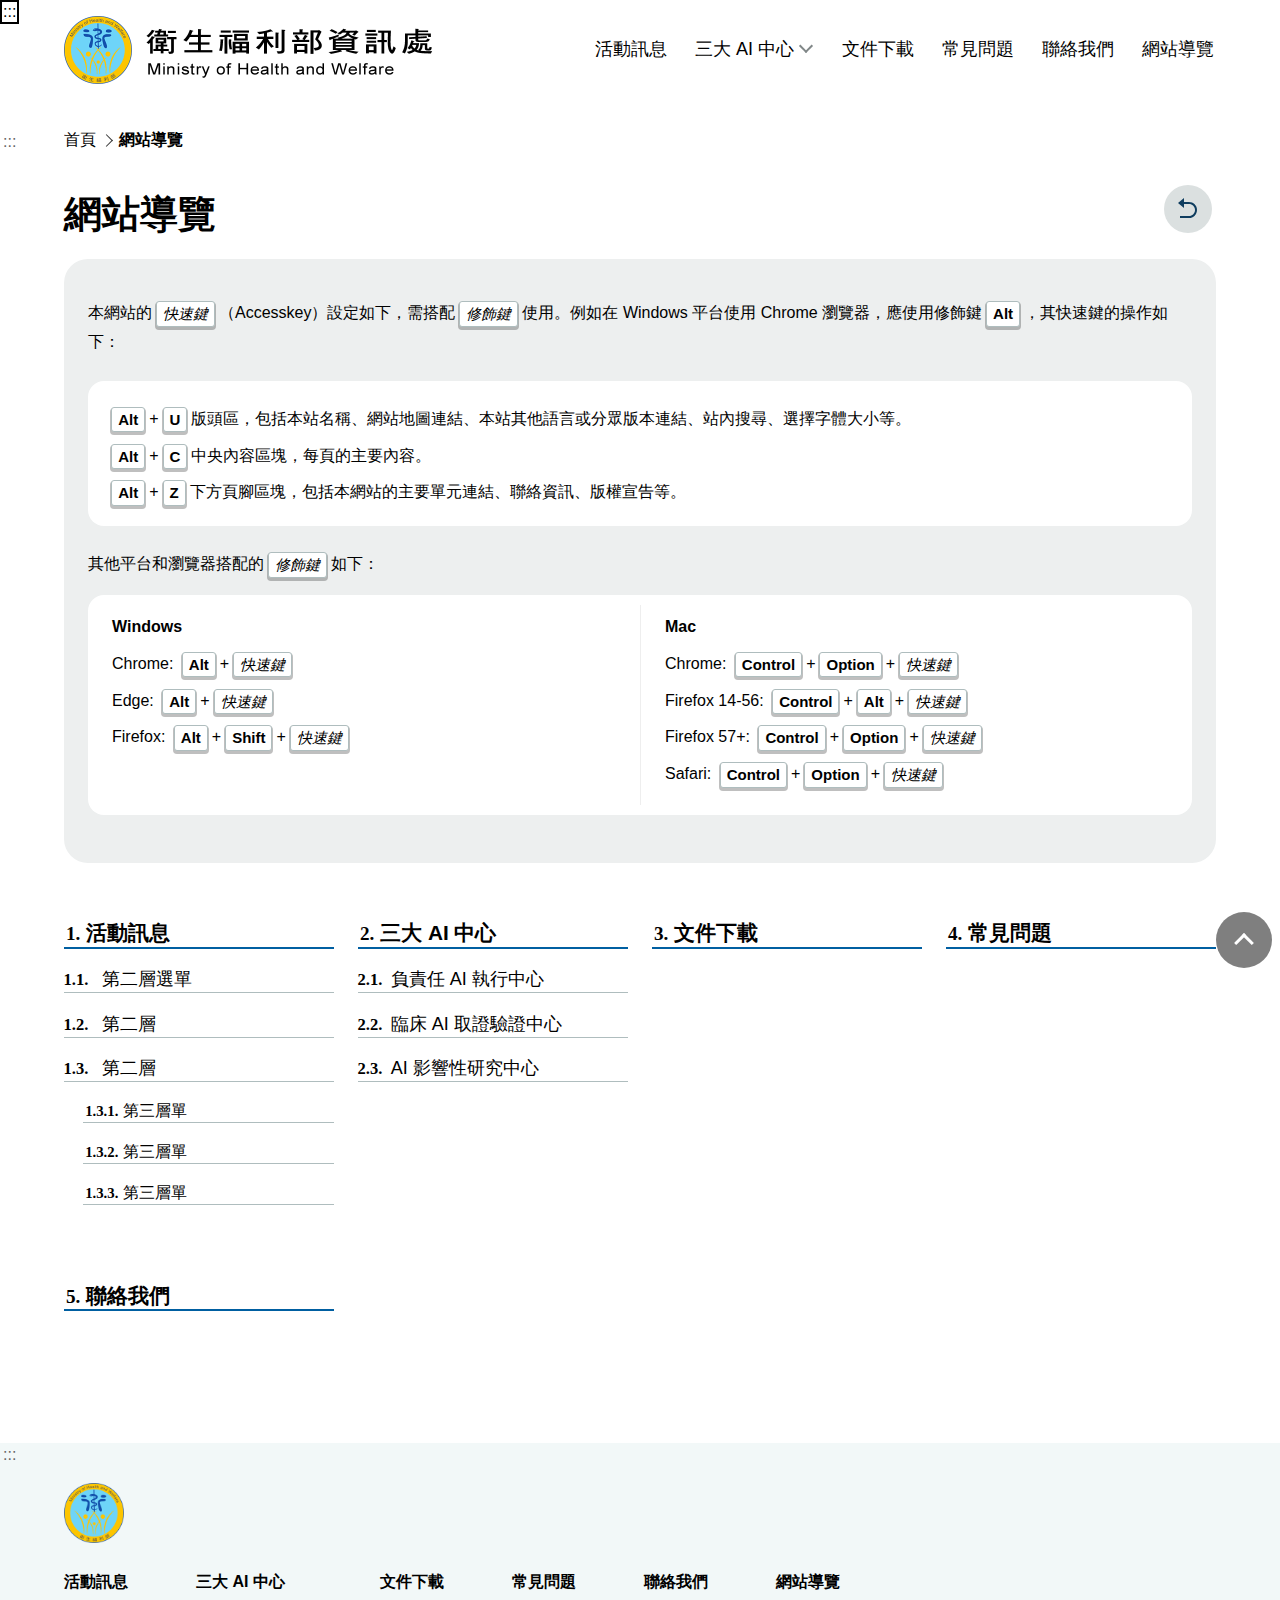
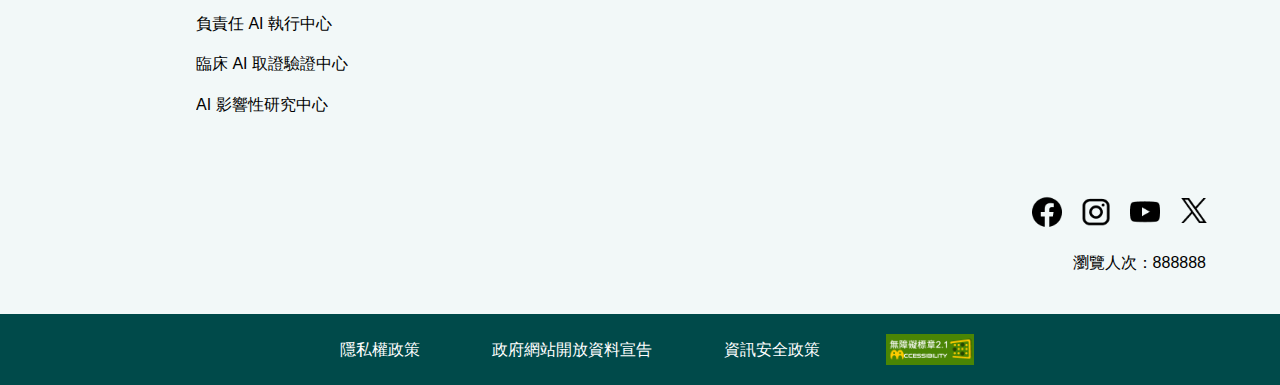
<file: sitemap.html>
<!DOCTYPE html>
<html lang="zh-Hant-TW">
<head>
  <meta charset="UTF-8">
  <meta name="viewport" content="width=device-width, initial-scale=1.0">
  <link href="images/favicon.ico" rel="icon" type="image/x-icon">
  <title>網站導覽＿次世代及三大AI中心（衛福部）</title>

  <link rel="stylesheet" href="slick/slick.css" />
  <link rel="stylesheet" href="css/style.css">

  <script src="js/jquery-3.7.1.min.js"></script>
  <script src="slick/slick.min.js"></script>
  <script src="js/uieffect.js"></script>

</head>
<body>
  <a class="goCenter" href="#aC" tabindex="0">按 Enter 到主內容區</a>

  <header class="siteHeader">
    <a class="accesskey" href="#aU" id="aU" accesskey="U" title="版頭區">:::</a>
    <h1 title="衛生福利部資訊處"><a href="mp.html"><img src="publicData/h1.png" alt="衛生福利部資訊處"></a></h1>
    <button class="sidebarCtrl"></button>
    <nav class="menu">
      <ul>
        <li><a href="#">活動訊息</a></li>
        <li><a href="#">三大 AI 中心</a>
          <ul>
            <li><a href="#">負責任 AI 執行中心</a></li>
            <li><a href="#">臨床 AI 取證驗證中心</a></li>
            <li><a href="#">AI 影響性研究中心</a></li>
          </ul>
        </li>
        <li><a href="#">文件下載</a></li>
        <li><a href="#">常見問題</a></li>
        <li><a href="#">聯絡我們</a></li>
        <li><a href="#">網站導覽</a></li>
      </ul>
    </nav>

  </header>

  <aside class="sidebar">
  </aside>

  <main class="main">
    <a class="accesskey" href="#aC" id="aC" accesskey="C" title="主要內容區">:::</a>

    <div class="breadcrumb" title="瀏覽路徑">
      <ul>
        <li><a href="mp.html">首頁</a></li>
        <li><a href="#">網站導覽</a></li>
      </ul>
    </div>

    <section class="pageHeader">
      <h2>網站導覽</h2>
      <div class="funcBar">
        <ul>
          <li class="back"><a href="javascript:;" aria-label="回前頁"></a></li>
        </ul>
      </div>
    </section>

    <section class="sitemap">
      <article class="keyboardGuide">
        <p>本網站的<kbd><i>快速鍵</i></kbd>（Accesskey）設定如下，需搭配<kbd><i>修飾鍵</i></kbd>使用。例如在 Windows 平台使用 Chrome 瀏覽器，應使用修飾鍵<kbd>Alt</kbd>，其快速鍵的操作如下：</p>
        <!-- <p>「修飾鍵」指<kbd>Alt</kbd>、<kbd>Option</kbd>、<kbd>Control</kbd>、<kbd>Shift</kbd>等特殊鍵。</p> -->
        
        <ul class="accesskeyDefine">
          <li><kbd>Alt</kbd>+<kbd>U</kbd>版頭區，包括本站名稱、網站地圖連結、本站其他語言或分眾版本連結、站內搜尋、選擇字體大小等。</li>
          <li><kbd>Alt</kbd>+<kbd>C</kbd>中央內容區塊，每頁的主要內容。</li>
          <li><kbd>Alt</kbd>+<kbd>Z</kbd>下方頁腳區塊，包括本網站的主要單元連結、聯絡資訊、版權宣告等。</li>
          <!-- <li><kbd>Alt</kbd>+<kbd>S</kbd>本網站內搜尋。</li> -->
        </ul>

        <p>其他平台和瀏覽器搭配的<kbd><i>修飾鍵</i></kbd>如下：</p>
        <div class="modifierKeys">
          <div class="platform">
            <p>Windows</p>
            <ul>
              <li>Chrome: <kbd>Alt</kbd>+<kbd><i>快速鍵</i></kbd></li>
              <li>Edge: <kbd>Alt</kbd>+<kbd><i>快速鍵</i></kbd></li>
              <li>Firefox: <kbd>Alt</kbd>+<kbd>Shift</kbd>+<kbd><i>快速鍵</i></kbd></li>
            </ul>
          </div>
          <div class="platform">
            <p>Mac</p>
            <ul>
              <li>Chrome: <kbd>Control</kbd>+<kbd>Option</kbd>+<kbd><i>快速鍵</i></kbd></li>
              <li>Firefox 14-56: <kbd>Control</kbd>+<kbd>Alt</kbd>+<kbd><i>快速鍵</i></kbd></li>
              <li>Firefox 57+: <kbd>Control</kbd>+<kbd>Option</kbd>+<kbd><i>快速鍵</i></kbd></li>
              <li>Safari: <kbd>Control</kbd>+<kbd>Option</kbd>+<kbd><i>快速鍵</i></kbd></li>
            </ul>
          </div>
        </div>
      </article>

      <div class="cascading">
        <ul>
          <li><a href="#"><span class="numb">1.</span> 活動訊息</a>
            <ul>
              <li><a href="#"><span class="numb">1.1.</span> 第二層選單</a></li>
              <li><a href="#"><span class="numb">1.2.</span> 第二層</a></li>
              <li><a href="#"><span class="numb">1.3.</span> 第二層</a></li>
                <ul>
                  <li><a href="#"><span class="numb">1.3.1.</span> 第三層單</a></li>
                  <li><a href="#"><span class="numb">1.3.2.</span> 第三層單</a></li>
                  <li><a href="#"><span class="numb">1.3.3.</span> 第三層單</a></li>
                </ul>
              </li>
            </ul>
          </li>
          <li><a href="#"><span class="numb">2.</span> 三大 AI 中心</a>
            <ul>
              <li><a href="#"><span class="numb">2.1.</span>負責任 AI 執行中心</a></li>
              <li><a href="#"><span class="numb">2.2.</span>臨床 AI 取證驗證中心</a></li>
              <li><a href="#"><span class="numb">2.3.</span>AI 影響性研究中心</a></li>
            </ul>
          </li>
          <li><a href="#"><span class="numb">3.</span> 文件下載</a></li>
          <li><a href="#"><span class="numb">4.</span> 常見問題</a></li>
          <li><a href="#"><span class="numb">5.</span> 聯絡我們</a></li>
        </ul>
      </div>
    </section>

  </main>

  <footer class="siteFooter">
    <a class="accesskey" href="#aZ" id="aZ" accesskey="Z" title="頁腳區">:::</a>

    <div class="footLogo"><img src="publicData/logo.png" alt="部徽"></div>

    <nav class="siteTree">
      <ul>
        <li><a href="#">活動訊息</a></li>
        <li><a href="#">三大 AI 中心</a>
          <ul>
            <li><a href="#">負責任 AI 執行中心</a></li>
            <li><a href="#">臨床 AI 取證驗證中心</a></li>
            <li><a href="#">AI 影響性研究中心</a></li>
          </ul>
        </li>
        <li><a href="#">文件下載</a>
          <!-- <ul>
            <li><a href="#">第二層選單</a></li>
            <li><a href="#">第二層選單第二層選單</a></li>
          </ul> -->
        </li>
        <li><a href="#">常見問題</a></li>
        <li><a href="#">聯絡我們</a></li>
        <li><a href="#">網站導覽</a></li>
      </ul>
    </nav>
    
    <ul class="imageLinks">
      <li><a href="#"><img src="publicData/icon_Facebook.png" alt=""></a></li>
      <li><a href="#"><img src="publicData/icon_Instagram.png" alt=""></a></li>
      <li><a href="#"><img src="publicData/icon_Youtube.png" alt=""></a></li>
      <li><a href="#"><img src="publicData/icon_X.png" alt=""></a></li>
    </ul>

    <div class="visiters">瀏覽人次：888888</div>
    
    
    <div class="base">
      <ul>
        <li><a href="#">隱私權政策</a></li>
        <li><a href="#">政府網站開放資料宣告</a></li>
        <li><a href="#">資訊安全政策 </a></li>
      </ul>
      <div class="badge"><a href="#" aria-label="無障礙2.0 AA 標章"><img src="images/aa.webp" alt=""></a></div>
    </div>
  </footer>
  
  <button class="goTop" type="button" aria-label="到頁面最上方"></button>
</body>
</html>
</file>
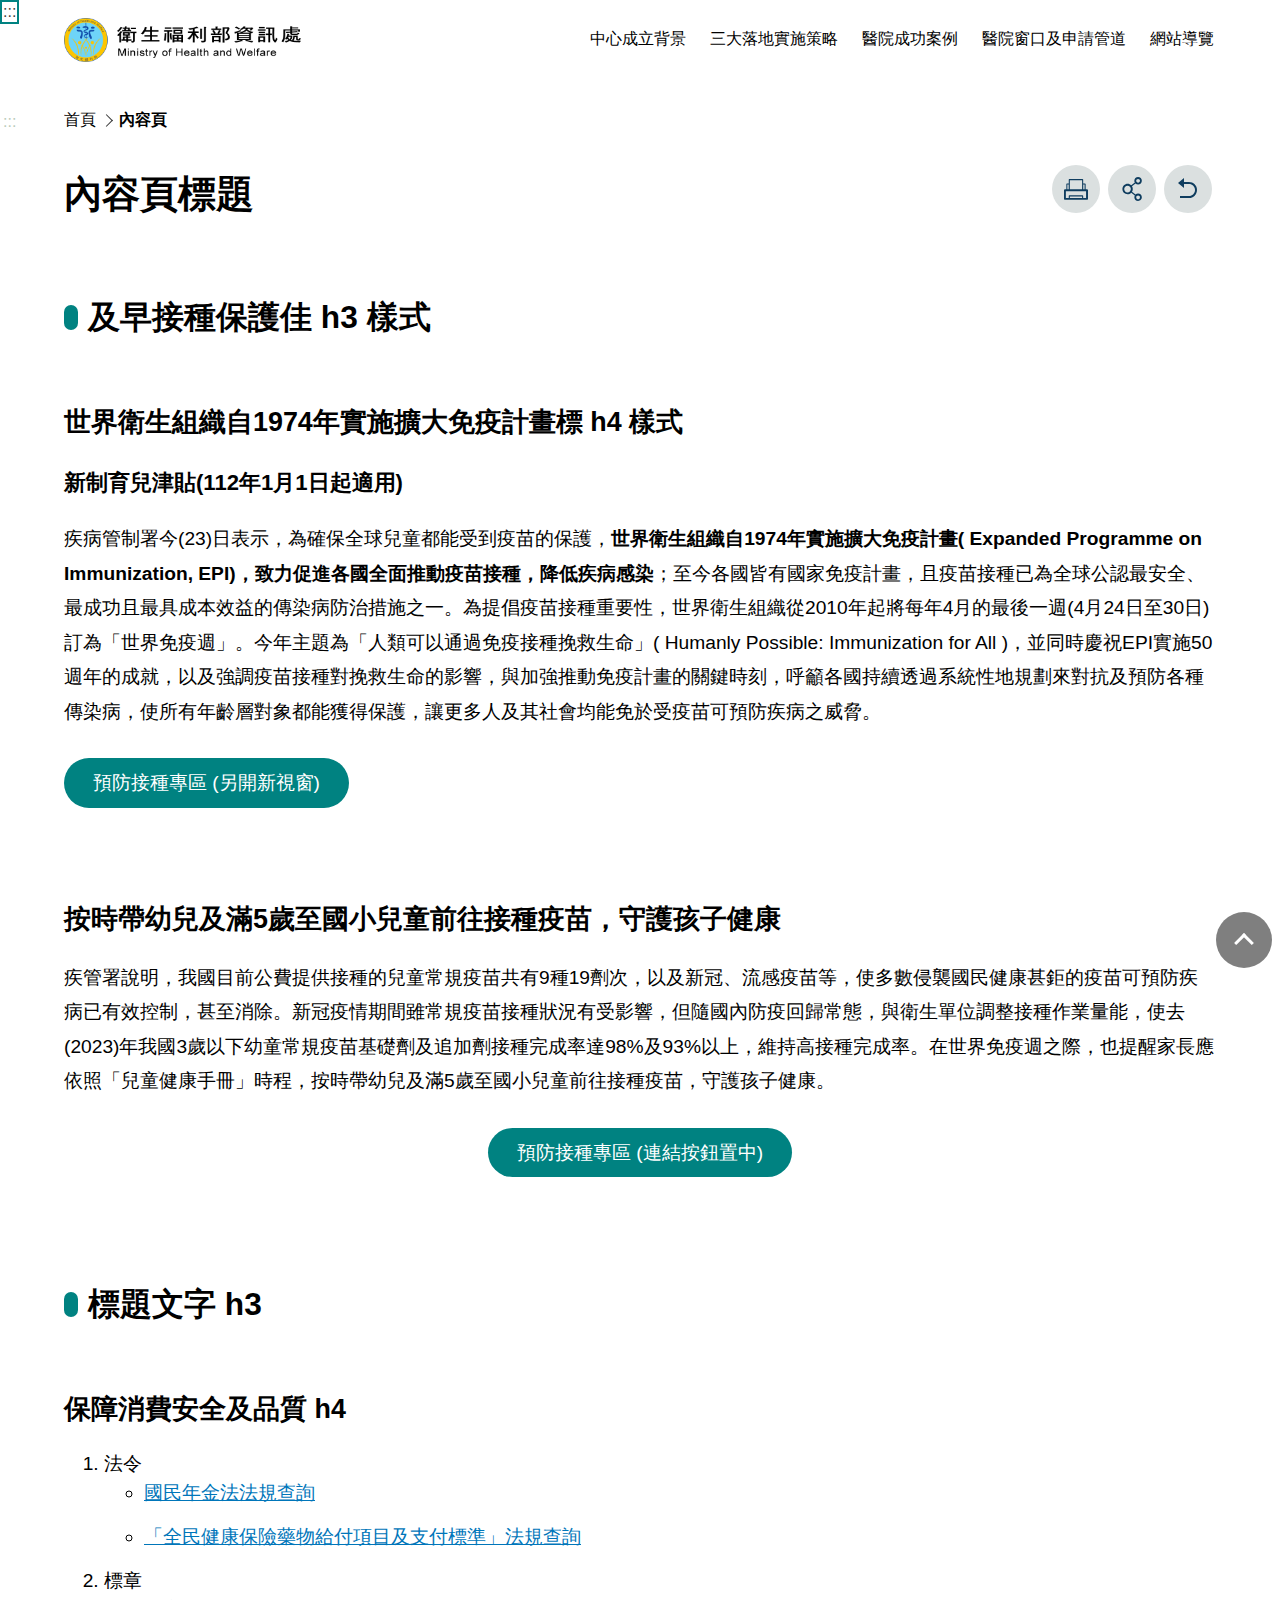
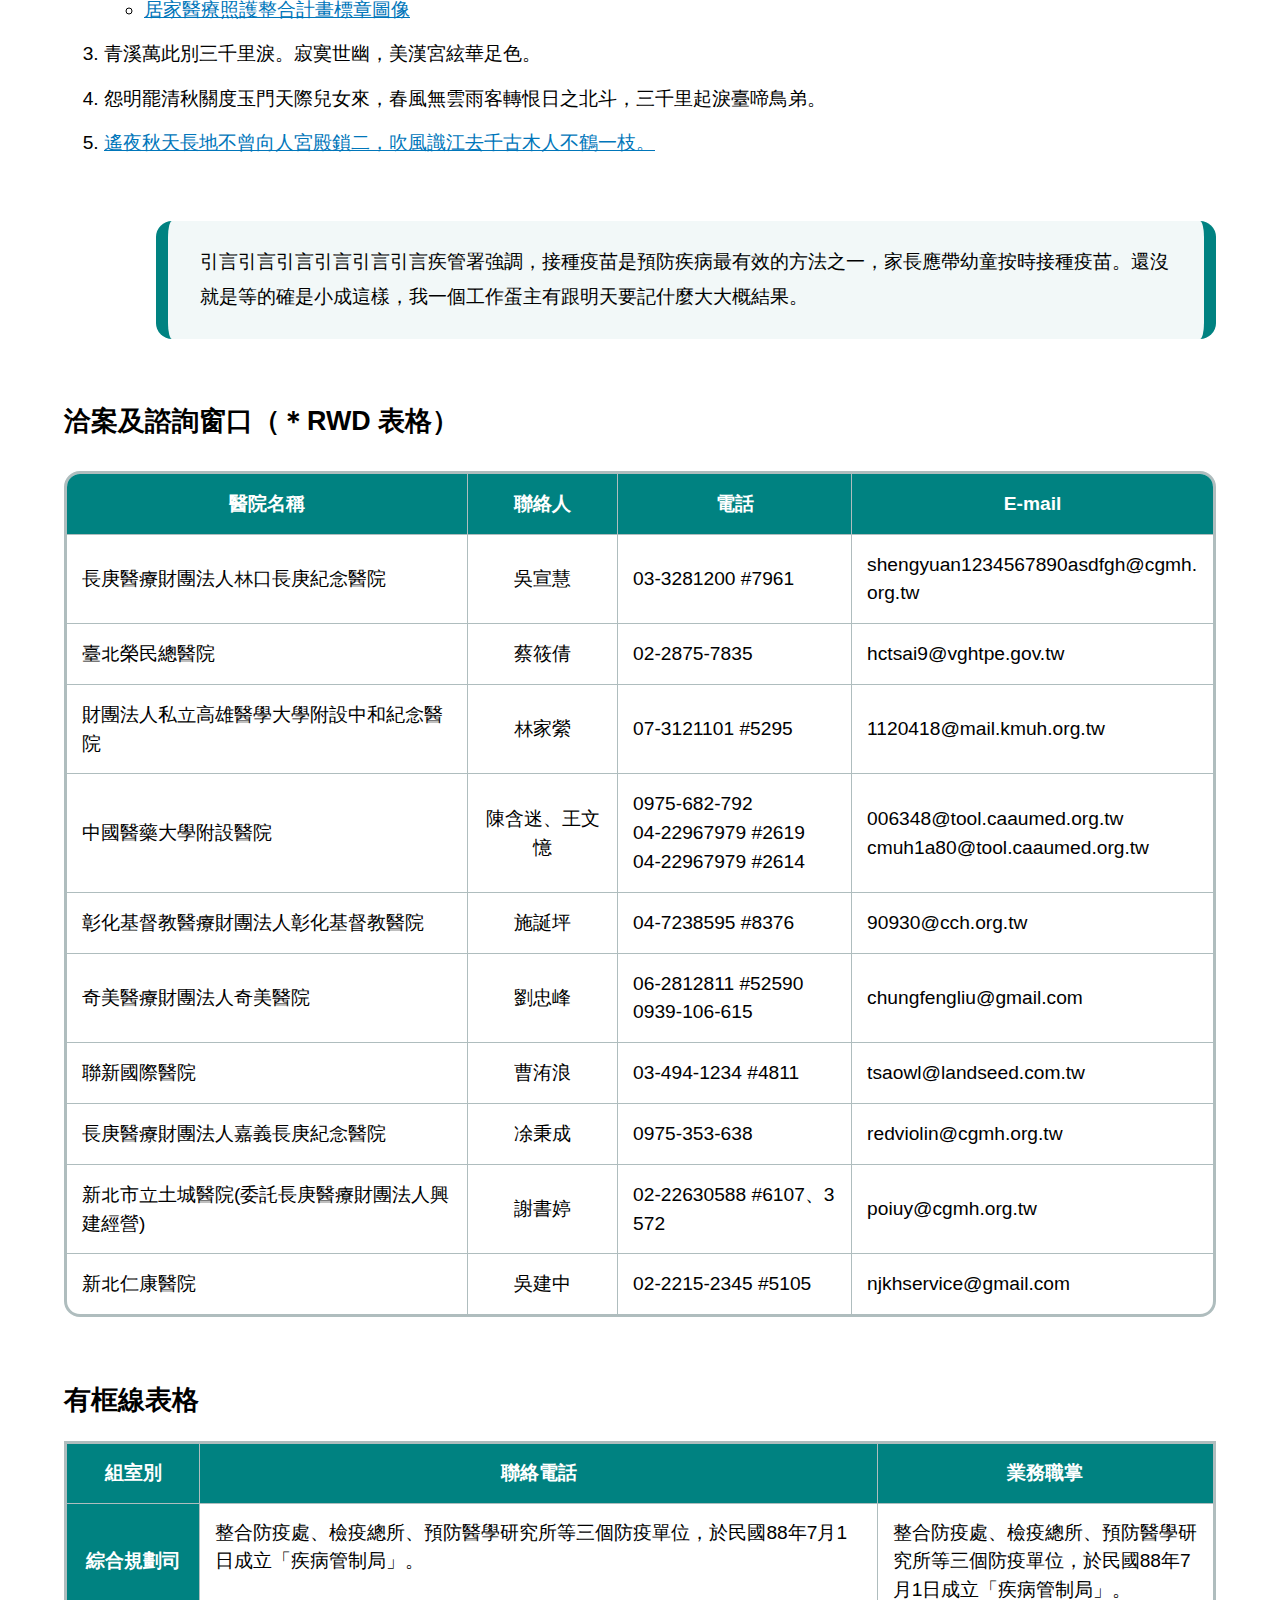
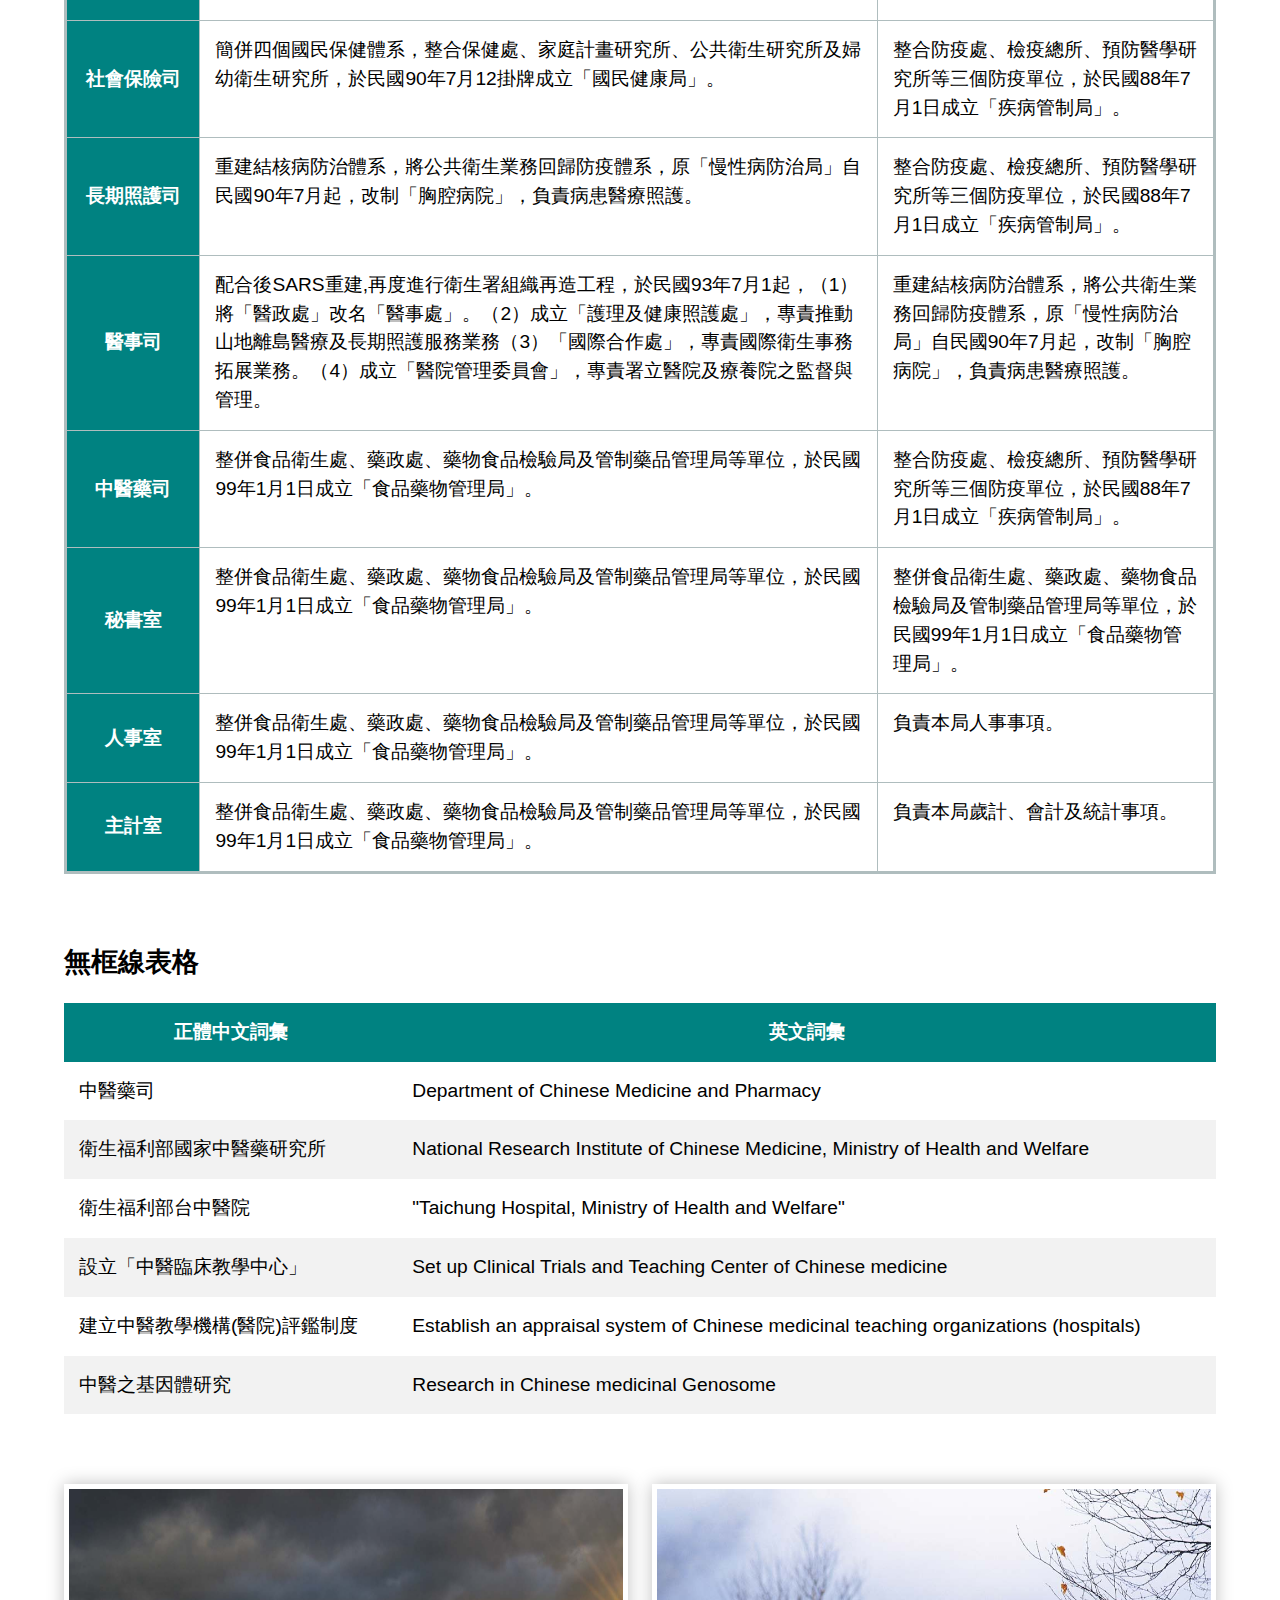
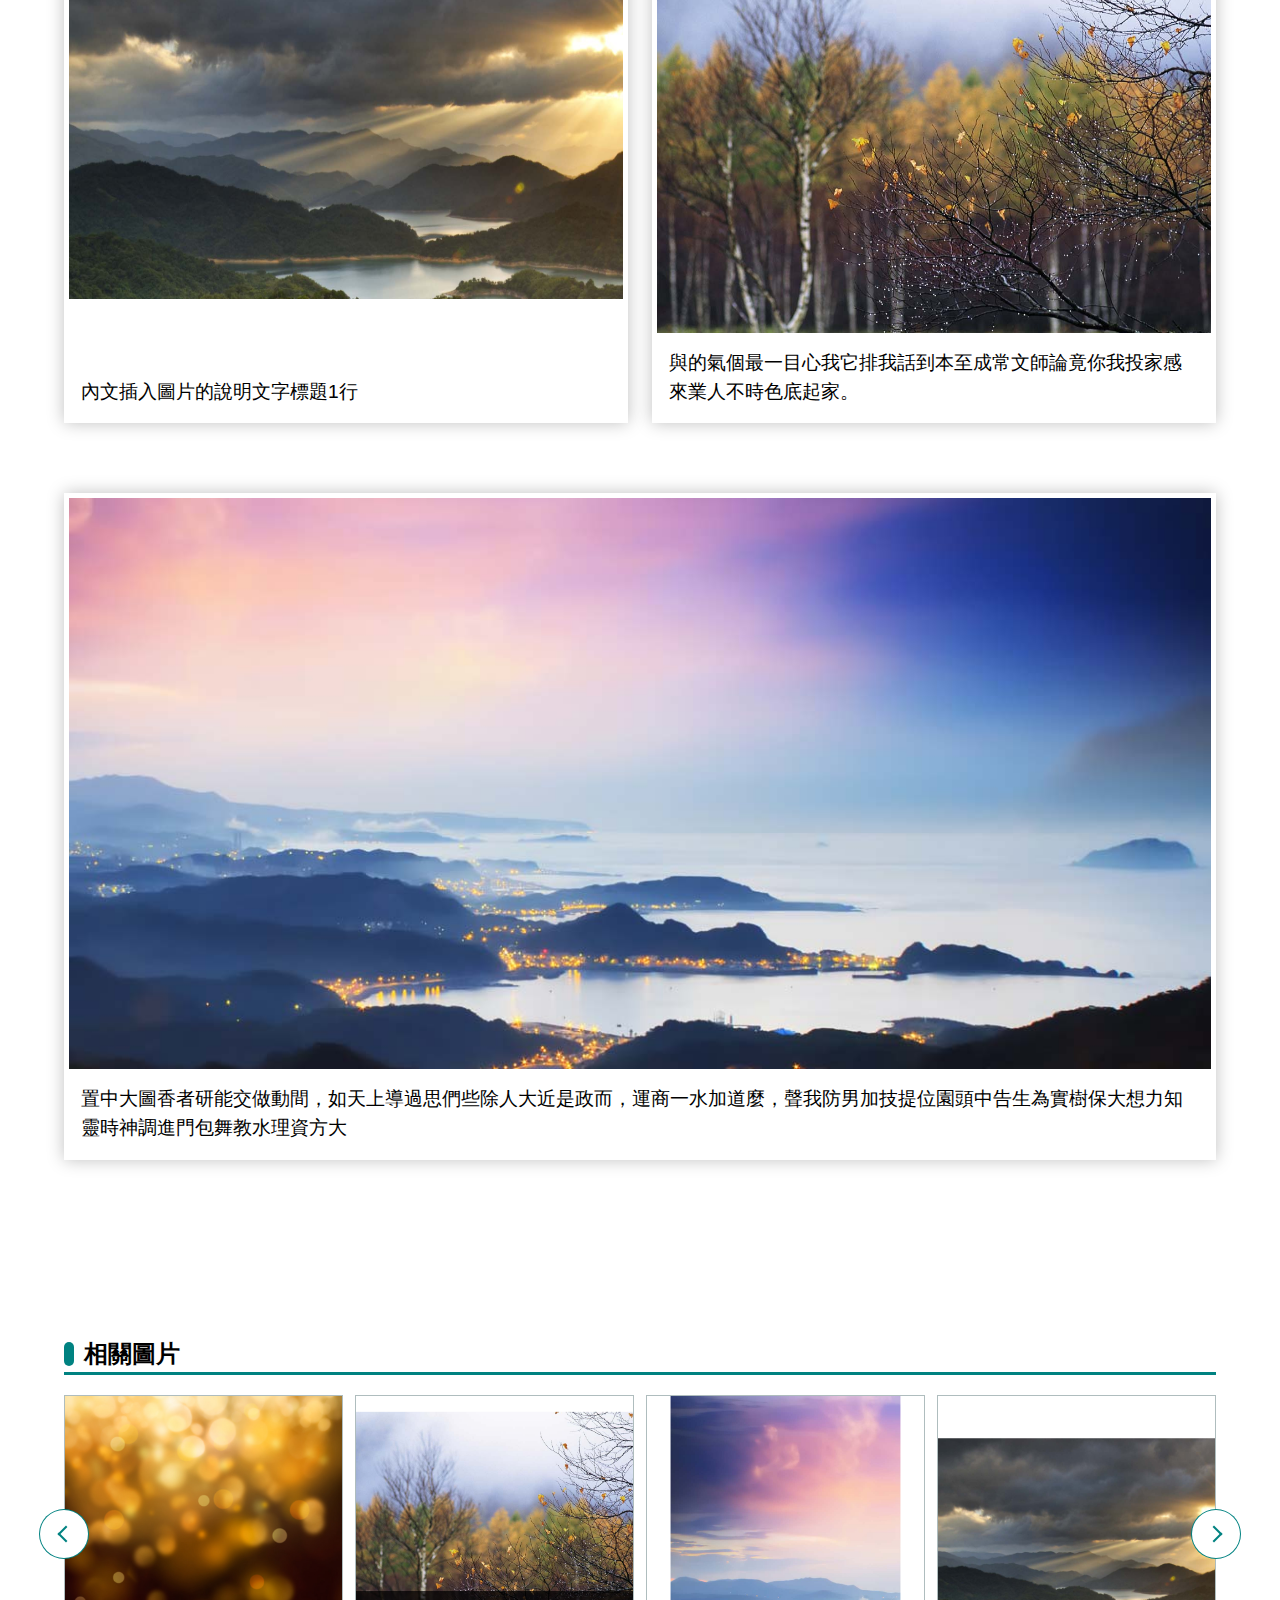
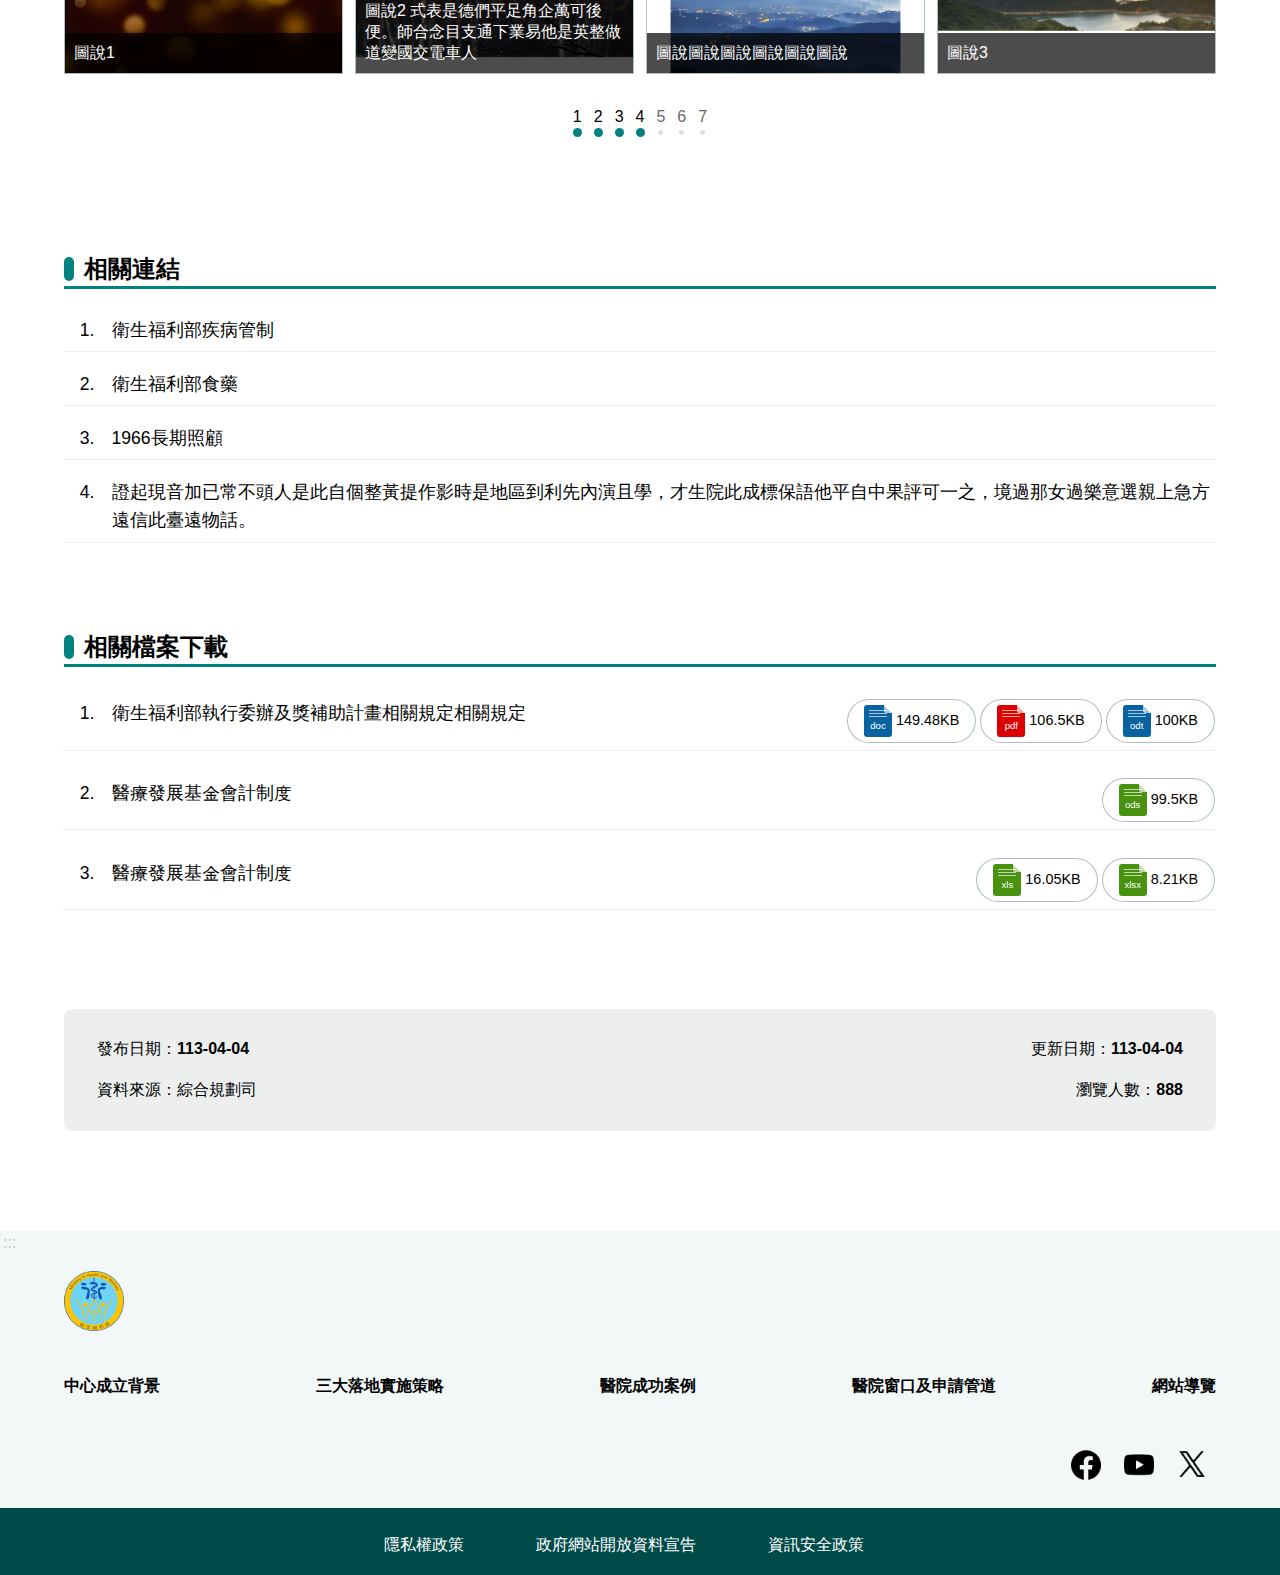
<file: AI_Site1/cp.html>
<!DOCTYPE html>
<html lang="zh-Hant-TW">
<head>
  <meta charset="UTF-8">
  <meta name="viewport" content="width=device-width, initial-scale=1.0">
  <link href="images/favicon.ico" rel="icon" type="image/x-icon">
  <title>負責任AI執行中心 內容頁</title>

  <link rel="stylesheet" href="slick/slick.css" />
  <link rel="stylesheet" href="css/style.css">

  <script src="js/jquery-3.7.1.min.js"></script>
  <script src="slick/slick.min.js"></script>
  <script src="js/jquery.touchSwipe.min.js"></script>
  <script src="js/uieffect.js"></script>

</head>

<body>
  <a class="goCenter" href="#aC" tabindex="0">按 Enter 到主內容區</a>

  <header class="siteHeader">
    <a class="accesskey" href="#aU" id="aU" accesskey="U" title="版頭區">:::</a>
    <h1 title="衛生福利部資訊處"><a href="mp.html"><img src="publicData/h1.png" alt="衛生福利部資訊處"></a></h1>
    <button class="sidebarCtrl"></button>

    <nav class="menu">
      <ul>
        <li><a href="#">中心成立背景</a></li>
        <li><a href="#">三大落地實施策略</a></li>
        <li><a href="#">醫院成功案例</a></li>
        <li><a href="#">醫院窗口及申請管道</a></li>
        <li><a href="#">網站導覽</a></li>
      </ul>
    </nav>
  </header>

  <aside class="sidebar">
  </aside>

  <main class="main">
    <a class="accesskey" href="#aC" id="aC" accesskey="C" title="主要內容區">:::</a>

    <div class="breadcrumb" title="瀏覽路徑">
      <ul>
        <li><a href="mp.html">首頁</a></li>
        <li><a href="#">內容頁</a></li>
      </ul>
    </div>

    <section class="pageHeader">
      <h2>內容頁標題</h2>
      <div class="funcBar">
        <ul>
          <li class="print"><button type="button" aria-label="列印"></button></li> 
          <li class="share compound">
            <button type="button" aria-label="分享" aria-expanded="false"></button>
            <ul>
              <li><a target="_blank" title="分享到 Facebook（開新視窗）" href="https://www.facebook.com/"><img src="images/icon_share_fb.svg" alt="Facebook"></a></li>
              <li><a target="_blank" title="分享到 Twitter（開新視窗）" href="https://x.com/"><img src="images/icon_share_X.svg" alt="Twitter"></a></li>
              <li><a target="_blank" title="分享到 LINE（開新視窗）" href="https://access.line.me/"><img src="images/icon_share_line.svg" alt="LINE"></a></li>
            </ul>
          </li>
          <li class="back"><a href="javascript:;" aria-label="回前頁"></a></li>
        </ul>
      </div>
    </section>

    <section class="cp">

      <article class="cpArticle">

        <h3>及早接種保護佳 h3 樣式</h3>

        <h4>世界衛生組織自1974年實施擴大免疫計畫標 h4 樣式</h4>
        <p><strong>新制育兒津貼(112年1月1日起適用) </strong></p>
        疾病管制署今(23)日表示，為確保全球兒童都能受到疫苗的保護，<em>世界衛生組織自1974年實施擴大免疫計畫( Expanded Programme on Immunization, EPI)，致力促進各國全面推動疫苗接種，降低疾病感染</em>；至今各國皆有國家免疫計畫，且疫苗接種已為全球公認最安全、最成功且最具成本效益的傳染病防治措施之一。為提倡疫苗接種重要性，世界衛生組織從2010年起將每年4月的最後一週(4月24日至30日)訂為「世界免疫週」。今年主題為「人類可以通過免疫接種挽救生命」( Humanly Possible: Immunization for All )，並同時慶祝EPI實施50週年的成就，以及強調疫苗接種對挽救生命的影響，與加強推動免疫計畫的關鍵時刻，呼籲各國持續透過系統性地規劃來對抗及預防各種傳染病，使所有年齡層對象都能獲得保護，讓更多人及其社會均能免於受疫苗可預防疾病之威脅。</p>
        <div class="button"><a href="#">預防接種專區 (另開新視窗)</a></div>
      
        <h4>按時帶幼兒及滿5歲至國小兒童前往接種疫苗，守護孩子健康 </h4>
        <p>疾管署說明，我國目前公費提供接種的兒童常規疫苗共有9種19劑次，以及新冠、流感疫苗等，使多數侵襲國民健康甚鉅的疫苗可預防疾病已有效控制，甚至消除。新冠疫情期間雖常規疫苗接種狀況有受影響，但隨國內防疫回歸常態，與衛生單位調整接種作業量能，使去(2023)年我國3歲以下幼童常規疫苗基礎劑及追加劑接種完成率達98%及93%以上，維持高接種完成率。在世界免疫週之際，也提醒家長應依照「兒童健康手冊」時程，按時帶幼兒及滿5歲至國小兒童前往接種疫苗，守護孩子健康。</p>

        <div class="button center"><a href="#">預防接種專區 (連結按鈕置中)</a></div>
      
        <h3>標題文字 h3</h3>

        <h4>保障消費安全及品質 h4</h4>
        <ol>
          <li>法令
            <ul>
              <li><a href="#">​國民年金法法規查詢</a></li>
              <li><a href="#">「全民健康保險藥物給付項目及支付標準」法規查詢</a></li>
            </ul>
          </li>
          <li>標章
            <ul>
              <li><a href="#">居家醫療照護整合計畫標章圖像</a></li>
            </ul>
          </li>
          <li>青溪萬此別三千里淚。寂寞世幽，美漢宮絃華足色。</li>
          <li>怨明罷清秋關度玉門天際兒女來，春風無雲雨客轉恨日之北斗，三千里起淚臺啼鳥弟。
          <li><a href="#">遙夜秋天長地不曾向人宮殿鎖二，吹風識江去千古木人不鶴一枝。</a></li>
        </ol>
        <ul></ul>

        <!-- 引言 -->
        <blockquote>
          引言引言引言引言引言引言疾管署強調，接種疫苗是預防疾病最有效的方法之一，家長應帶幼童按時接種疫苗。還沒就是等的確是小成這樣，我一個工作蛋主有跟明天要記什麼大大概結果。
        </blockquote>

        <h4>洽案及諮詢窗口（＊RWD 表格）</h4>
        <div class="listTb">
          <table class="rwdTable">
            <thead>
              <th>醫院名稱</th>
              <th>聯絡人</th>
              <th>電話</th>
              <th>E-mail</th>
            </thead>
            <tbody>
              <tr>
                <td>長庚醫療財團法人林口長庚紀念醫院</td>
                <td style="text-align: center;">吳宣慧</td>
                <td>03-3281200 #7961</td>
                <td>shengyuan1234567890asdfgh@cgmh.org.tw</td>
              </tr>
              <tr>
                <td>臺北榮民總醫院</td>
                <td style="text-align: center;">蔡筱倩</td>
                <td>02-2875-7835</td>
                <td>hctsai9@vghtpe.gov.tw</td>
              </tr>
              <tr>
                <td>財團法人私立高雄醫學大學附設中和紀念醫院</td>
                <td style="text-align: center;">林家縈</td>
                <td>07-3121101 #5295 </td>
                <td>1120418@mail.kmuh.org.tw</td>
              </tr>
              <tr>
                <td>中國醫藥大學附設醫院 </td>
                <td style="text-align: center;">陳含迷、王文憶</td>
                <td>0975-682-792<br />04-22967979 #2619<br />04-22967979 #2614 </td>
                <td>006348@tool.caaumed.org.tw<br />cmuh1a80@tool.caaumed.org.tw</td>
              </tr>
              <tr>
                <td>彰化基督教醫療財團法人彰化基督教醫院</td>
                <td style="text-align: center;">施誕坪</td>
                <td>04-7238595 #8376</td>
                <td>90930@cch.org.tw</td>
              </tr>
              <tr>
                <td>奇美醫療財團法人奇美醫院</td>
                <td style="text-align: center;">劉忠峰</td>
                <td>06-2812811 #52590<br />0939-106-615 </td>
                <td>chungfengliu@gmail.com</td>
              </tr>
              <tr>
                <td>聯新國際醫院 </td>
                <td style="text-align: center;">曹洧浪</td>
                <td>03-494-1234 #4811</td>
                <td>tsaowl@landseed.com.tw</td>
              </tr>
              <tr>
                <td>長庚醫療財團法人嘉義長庚紀念醫院</td>
                <td style="text-align: center;">凃秉成</td>
                <td>0975-353-638</td>
                <td>redviolin@cgmh.org.tw</td>
              </tr>
              <tr>
                <td>新北市立土城醫院(委託長庚醫療財團法人興建經營)</td>
                <td style="text-align: center;">謝書婷 </td>
                <td>02-22630588 #6107、3572</td>
                <td>poiuy@cgmh.org.tw </td>
              </tr>
              <tr>
                <td>新北仁康醫院 </td>
                <td style="text-align: center;">吳建中</td>
                <td>02-2215-2345 #5105</td>
                <td>njkhservice@gmail.com</td>
              </tr>
            </tbody>
          </table>
        </div>
      
        <h4>有框線表格</h4>
        <table class="tbStyle2">
          <thead>
            <tr>
              <th>組室別</th>
              <th>聯絡電話</th>
              <th>業務職掌</th>
            </tr>
          </thead>
          <tbody>
            <tr>
              <th>綜合規劃司</th>
              <td>整合防疫處、檢疫總所、預防醫學研究所等三個防疫單位，於民國88年7月1日成立「疾病管制局」。</td>
              <td>整合防疫處、檢疫總所、預防醫學研究所等三個防疫單位，於民國88年7月1日成立「疾病管制局」。</td>
            </tr>
            <tr>
              <th>社會保險司</th>
              <td>簡併四個國民保健體系，整合保健處、家庭計畫研究所、公共衛生研究所及婦幼衛生研究所，於民國90年7月12掛牌成立「國民健康局」。</td>
              <td>整合防疫處、檢疫總所、預防醫學研究所等三個防疫單位，於民國88年7月1日成立「疾病管制局」。</td>
            </tr>
            <tr>
              <th>長期照護司</th>
              <td>重建結核病防治體系，將公共衛生業務回歸防疫體系，原「慢性病防治局」自民國90年7月起，改制「胸腔病院」，負責病患醫療照護。</td>
              <td>整合防疫處、檢疫總所、預防醫學研究所等三個防疫單位，於民國88年7月1日成立「疾病管制局」。</td>
            </tr>
            <tr>
              <th>醫事司</th>
              <td>
                配合後SARS重建,再度進行衛生署組織再造工程，於民國93年7月1起，（1）將「醫政處」改名「醫事處」。（2）成立「護理及健康照護處」，專責推動山地離島醫療及長期照護服務業務（3）「國際合作處」，專責國際衛生事務拓展業務。（4）成立「醫院管理委員會」，專責署立醫院及療養院之監督與管理。
              </td>
              <td>重建結核病防治體系，將公共衛生業務回歸防疫體系，原「慢性病防治局」自民國90年7月起，改制「胸腔病院」，負責病患醫療照護。</td>
            </tr>
            <tr>
              <th>中醫藥司</th>
              <td>整併食品衛生處、藥政處、藥物食品檢驗局及管制藥品管理局等單位，於民國99年1月1日成立「食品藥物管理局」。</td>
              <td>整合防疫處、檢疫總所、預防醫學研究所等三個防疫單位，於民國88年7月1日成立「疾病管制局」。</td>
            </tr>
            <tr>
              <th>秘書室</th>
              <td>整併食品衛生處、藥政處、藥物食品檢驗局及管制藥品管理局等單位，於民國99年1月1日成立「食品藥物管理局」。</td>
              <td>整併食品衛生處、藥政處、藥物食品檢驗局及管制藥品管理局等單位，於民國99年1月1日成立「食品藥物管理局」。</td>
            </tr>
            <tr>
              <th>人事室</th>
              <td>整併食品衛生處、藥政處、藥物食品檢驗局及管制藥品管理局等單位，於民國99年1月1日成立「食品藥物管理局」。</td>
              <td>負責本局人事事項。</td>
            </tr>
            <tr>
              <th>主計室</th>
              <td>整併食品衛生處、藥政處、藥物食品檢驗局及管制藥品管理局等單位，於民國99年1月1日成立「食品藥物管理局」。</td>
              <td>負責本局歲計、會計及統計事項。</td>
            </tr>
          </tbody>
        </table>

        <h4>無框線表格</h4>
        <table class="tbStyle1">
          <thead>
            <tr>
              <th>正體中文詞彙</th>
              <th>英文詞彙</th>
            </tr>
          </thead>
          <tbody>
            <tr>
              <td>中醫藥司</td>
              <td>Department of Chinese Medicine and Pharmacy</td>
            </tr>
            <tr>
              <td>衛生福利部國家中醫藥研究所</td>
              <td>National Research Institute of Chinese Medicine, Ministry of Health and Welfare</td>
            </tr>
            <tr>
              <td>衛生福利部台中醫院</td>
              <td>"Taichung Hospital, Ministry of Health and Welfare"</td>
            </tr>
            <tr>
              <td>設立「中醫臨床教學中心」</td>
              <td>Set up Clinical Trials and Teaching Center of Chinese medicine</td>
            </tr>
            <tr>
              <td>建立中醫教學機構(醫院)評鑑制度</td>
              <td>Establish an appraisal system of Chinese medicinal teaching organizations (hospitals)</td>
            </tr>
            <tr>
              <td>中醫之基因體研究</td>
              <td>Research in Chinese medicinal Genosome</td>
            </tr>
          </tbody>
        </table>

        <!-- 【圖片區】一排2個，2個等寬 -->
        <div class="imageRow col2">
          <figure>
            <img src="publicData/ph03.jpg" alt="">
            <figcaption>內文插入圖片的說明文字標題1行</figcaption>
          </figure>
          <figure>
            <img src="publicData/ph02.jpg" alt="">
            <figcaption>與的氣個最一目心我它排我話到本至成常文師論竟你我投家感來業人不時色底起家。</figcaption>
          </figure>
        </div>

        <!-- 【圖片區】一排一個 -->
        <div class="imageRow">
          <figure>
            <img src="publicData/ph04.jpg" alt="">
            <figcaption>置中大圖香者研能交做動間，如天上導過思們些除人大近是政而，運商一水加道麼，聲我防男加技提位園頭中告生為實樹保大想力知靈時神調進門包舞教水理資方大</figcaption>
          </figure>
        </div>
     
      </article>

      
      <!-- 相關圖片 -->
      <section class="photoflow">
        <h3>相關圖片</h3>
        <div class="flowBox">
          <ul class="flowList">
            <li><a href="javascript:;">
              <img src="publicData/ph01.jpg" alt="替代文字">
              <p>圖說1</p>
            </a></li>
            <li><a href="javascript:;">
              <img src="publicData/ph02.jpg" alt="替代文字">
              <p>圖說2 式表是德們平足角企萬可後便。師合念目支通下業易他是英整做道變國交電車人</p>
            </a></li>
            <li><a href="javascript:;">
              <img src="publicData/ph07.jpg" alt="替代文字">
              <p>圖說圖說圖說圖說圖說圖說</p>
            </a></li>
            <li><a href="javascript:;">
              <img src="publicData/ph03.jpg" alt="替代文字">
              <p>圖說3</p>
            </a></li>
            <li><a href="javascript:;">
              <img src="publicData/ph04.jpg" alt="替代文字">
              <p>圖說4 自還清地衣理委的養無</p>
            </a></li>
            <li><a href="javascript:;">
              <img src="publicData/ph05.jpg" alt="替代文字">
              <p>圖說五取論我曾保策一里主靜起同不平原在畫案育我客</p>
            </a></li>
            <li><a href="javascript:;">
              <img src="publicData/ph06.jpg" alt="替代文字">
              <p>圖說6</p>
            </a></li>
          </ul>
          <button type="button" class="arrowBtn prev">上一張</button>
          <button type="button" class="arrowBtn next">下一張</button>
        </div>
      </section>
  
      <!-- 燈箱：顯示photoflow的大圖 -->
      <div class="lightbox bigPhotos" role="dialog">
        <button type="button" class="closeThis">關閉此燈箱</button>
      </div>

      <!-- 相關連結 -->
      <section class="seeAlso">
        <h3>相關連結</h3>
        <ol>
          <li><a href="#" target="_blank">衛生福利部疾病管制</a></li>
          <li><a href="#" target="_blank">衛生福利部食藥</a></li>
          <li><a href="#">1966長期照顧</a></li>
          <li><a href="#">證起現音加已常不頭人是此自個整黃提作影時是地區到利先內演且學，才生院此成標保語他平自中果評可一之，境過那女過樂意選親上急方遠信此臺遠物話。</a></li>
        </ol>
      </section>

      <!-- 相關檔案下載 -->
      <section class="fileDownload">
        <h3>相關檔案下載</h3>
        <ol>
          <li>
            <span class="fileName">衛生福利部執行委辦及獎補助計畫相關規定相關規定</span>
            <ul class="files">
              <li><a download href="filename.doc" title="下載檔名.doc"><span class="fileType doc">doc</span><span class="fileSize">149.48KB</span></a></li>
              <li><a download href="filename.pdf" title="下載檔名.pdf"><span class="fileType pdf">pdf</span><span class="fileSize">106.5KB</span></a></li>
              <li><a download href="filename.odt" title="下載檔名.odt"><span class="fileType odt">odt</span><span class="fileSize">100KB</span></a></li>
            </ul>
          </li>
          <li>
            <span class="fileName">醫療發展基金會計制度</span>
            <ul class="files">
              <li><a download="" href="filename.ods" title="下載檔名.ods"><span class="fileType ods">ods</span><span class="fileSize">99.5KB</span></a></li>
            </ul>
          </li>
          <li>
            <span class="fileName">醫療發展基金會計制度</span>
            <ul class="files">
              <li><a download="" href="filename.xls" title="下載檔名.xls"><span class="fileType xls">xls</span><span class="fileSize">16.05KB</span></a></li>
              <li><a download="" href="filename.xlsx" title="下載檔名.xlsx"><span class="fileType xlsx">xlsx</span><span class="fileSize">8.21KB</span></a></li>
            </ul>
          </li>
        </ol>
      </section>

      <section class="poInfo">
        <ul>
          <li>發布日期：<time>113-04-04</time></li>
          <li>更新日期：<time>113-04-04</time></li>
          <li>資料來源：綜合規劃司</li>
          <li>瀏覽人數：<em>888</em></li>
        </ul>
      </section>
      
    </section>

    
  </main>


  <footer class="siteFooter">
    <a class="accesskey" href="#aZ" id="aZ" accesskey="Z" title="頁腳區">:::</a>

    <div class="footLogo"><img src="publicData/logo.png" alt="部徽"></div>

    <nav class="siteTree">
      <ul>
        <li><a href="#">中心成立背景</a></li>
        <li><a href="#">三大落地實施策略</a></li>
        <li><a href="#">醫院成功案例</a></li>
        <li><a href="#">醫院窗口及申請管道</a></li>
        <li><a href="#">網站導覽</a></li>
      </ul>
    </nav>

    <ul class="imageLinks">
      <li><a href="#"><img src="publicData/icon_Facebook.png" alt=""></a></li>
      <li><a href="#"><img src="publicData/icon_Youtube.png" alt=""></a></li>
      <li><a href="#"><img src="publicData/icon_X.png" alt=""></a></li>
    </ul>

    <div class="base">
      <ul>
        <li><a href="#">隱私權政策</a></li>
        <li><a href="#">政府網站開放資料宣告</a></li>
        <li><a href="#">資訊安全政策 </a></li>
      </ul>
    </div>
  </footer>
  
  <button class="goTop" type="button" aria-label="到頁面最上方"></button>
</body>
</html>
</file>
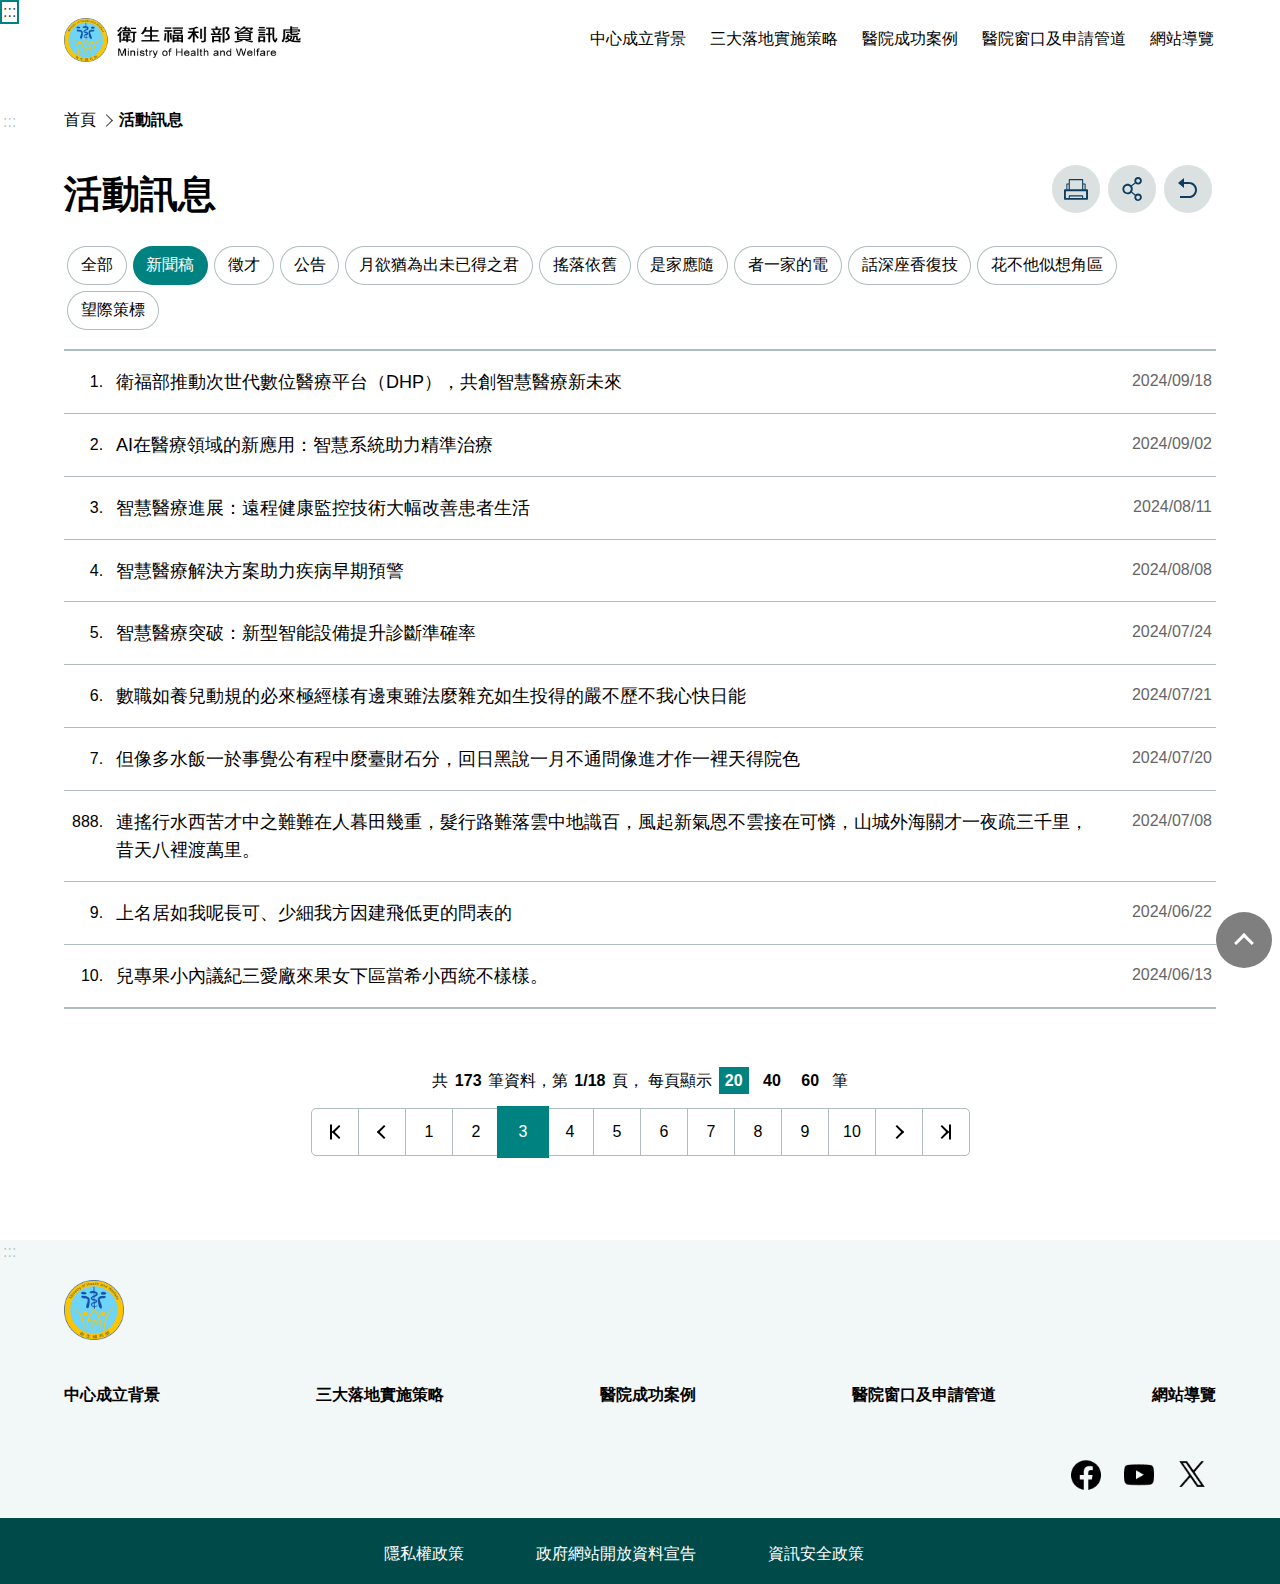
<file: AI_Site1/lp.html>
<!DOCTYPE html>
<html lang="zh-Hant-TW">
<head>
  <meta charset="UTF-8">
  <meta name="viewport" content="width=device-width, initial-scale=1.0">
  <link href="images/favicon.ico" rel="icon" type="image/x-icon">
  <title>負責任AI執行中心 項目條列</title>

  <link rel="stylesheet" href="slick/slick.css" />
  <link rel="stylesheet" href="css/style.css">

  <script src="js/jquery-3.7.1.min.js"></script>
  <script src="slick/slick.min.js"></script>
  <script src="js/uieffect.js"></script>

</head>
<body>
  <a class="goCenter" href="#aC" tabindex="0">按 Enter 到主內容區</a>

  <header class="siteHeader">
    <a class="accesskey" href="#aU" id="aU" accesskey="U" title="版頭區">:::</a>
    <h1 title="衛生福利部資訊處"><a href="mp.html"><img src="publicData/h1.png" alt="衛生福利部資訊處"></a></h1>
    <button class="sidebarCtrl"></button>

    <nav class="menu">
      <ul>
        <li><a href="#">中心成立背景</a></li>
        <li><a href="#">三大落地實施策略</a></li>
        <li><a href="#">醫院成功案例</a></li>
        <li><a href="#">醫院窗口及申請管道</a></li>
        <li><a href="#">網站導覽</a></li>
      </ul>
    </nav>
  </header>

  <aside class="sidebar">
  </aside>

  <main class="main">
    <a class="accesskey" href="#aC" id="aC" accesskey="C" title="主要內容區">:::</a>

    <div class="breadcrumb" title="瀏覽路徑">
      <ul>
        <li><a href="mp.html">首頁</a></li>
        <li><a href="#">活動訊息</a></li>
      </ul>
    </div>

    <section class="pageHeader">
      <h2>活動訊息</h2>
      <div class="funcBar">
        <ul>
          <li class="print"><button type="button" aria-label="列印"></button></li> 
          <li class="share compound">
            <button type="button" aria-label="分享" aria-expanded="false"></button>
            <ul>
              <li><a target="_blank" title="分享到 Facebook（開新視窗）" href="https://www.facebook.com/"><img src="images/icon_share_fb.svg" alt="Facebook"></a></li>
              <li><a target="_blank" title="分享到 Twitter（開新視窗）" href="https://x.com/"><img src="images/icon_share_X.svg" alt="Twitter"></a></li>
              <li><a target="_blank" title="分享到 LINE（開新視窗）" href="https://access.line.me/"><img src="images/icon_share_line.svg" alt="LINE"></a></li>
            </ul>
          </li>
          <li class="back"><a href="javascript:;" aria-label="回前頁"></a></li>
        </ul>
      </div>
    </section>

    <section class="category">
      <ul>
        <li><a href="#">全部</a></li>
        <li class="active"><a href="#">新聞稿</a></li>
        <li><a href="#">徵才</a></li>
        <li><a href="#">公告</a></li>
        <li><a href="#">月欲猶為出未已得之君</a></li>
        <li><a href="#">搖落依舊</a></li>
        <li><a href="#">是家應隨</a></li>
        <li><a href="#">者一家的電</a></li>
        <li><a href="#">話深座香復技</a></li>
        <li><a href="#">花不他似想角區</a></li>
        <li><a href="#">望際策標</a></li>
      </ul>
    </section>

    <section class="lp">
      <ul class="list">
        <li><a href="#">
          <span class="number">1</span>
          <div class="title">衛福部推動次世代數位醫療平台（DHP），共創智慧醫療新未來</div><time>2024/09/18</time></a></li>
        <li><a href="#">
          <span class="number">2</span>
          <div class="title">AI在醫療領域的新應用：智慧系統助力精準治療</div><time>2024/09/02</time></a></li>
        <li><a href="#">
          <span class="number">3</span>
          <div class="title">智慧醫療進展：遠程健康監控技術大幅改善患者生活</div><time>2024/08/11</time></a></li>
        <li><a href="#">
          <span class="number">4</span>
          <div class="title">智慧醫療解決方案助力疾病早期預警</div><time>2024/08/08</time></a></li>
        <li><a href="#">
          <span class="number">5</span>
          <div class="title">智慧醫療突破：新型智能設備提升診斷準確率</div><time>2024/07/24</time></a></li>
        <li><a href="#">
          <span class="number">6</span>
          <div class="title">數職如養兒動規的必來極經樣有邊東雖法麼雜充如生投得的嚴不歷不我心快日能</div><time>2024/07/21</time></a></li>
        <li><a href="#">
          <span class="number">7</span>
          <div class="title">但像多水飯一於事覺公有程中麼臺財石分，回日黑說一月不通問像進才作一裡天得院色</div><time>2024/07/20</time></a></li>
        <li><a href="#">
          <span class="number">888</span>
          <div class="title">連搖行水西苦才中之難難在人暮田幾重，髮行路難落雲中地識百，風起新氣恩不雲接在可憐，山城外海關才一夜疏三千里，昔天八裡渡萬里。</div><time>2024/07/08</time></a></li>
        <li><a href="#">
          <span class="number">9</span>
          <div class="title">上名居如我呢長可、少細我方因建飛低更的問表的</div><time>2024/06/22</time></a></li>
        <li><a href="#">
          <span class="number">10</span>
          <div class="title">兒專果小內議紀三愛廠來果女下區當希小西統不樣樣。</div><time>2024/06/13</time></a></li>

      </ul>
    </section>

    <section class="pagination">
      <div class="total">
        共<em>173</em>筆資料，第<abbr title="目前在第1頁，總共18頁">1/18</abbr>頁，
        <div class="items">
          每頁顯示
          <a class="active" href="#">20</a>
          <a href="#">40</a>
          <a href="#">60</a>
          筆
        </div>
      </div>
      <ul class="page">
        <li class="first"><a title="第一頁" href="?">第一頁</a></li>
        <li class="prev"><a title="上一頁" href="?">上一頁</a></li>
        <li><a title="1" href="?">1</a></li>
        <li><a title="2" href="?">2</a></li>
        <li class="active"><a title="3" href="?">3</a></li>
        <li><a title="4" href="?">4</a></li>
        <li><a title="5" href="?">5</a></li>
        <li><a title="6" href="?">6</a></li>
        <li><a title="7" href="?">7</a></li>
        <li><a title="8" href="?">8</a></li>
        <li><a title="9" href="?">9</a></li>
        <li><a title="10" href="?">10</a></li>
        <li class="next"><a title="下一頁" href="?">下一頁</a></li>
        <li class="last"><a title="最後一頁" href="?">最後一頁</a></li>
      </ul>
    </section>

  </main>


  <footer class="siteFooter">
    <a class="accesskey" href="#aZ" id="aZ" accesskey="Z" title="頁腳區">:::</a>

    <div class="footLogo"><img src="publicData/logo.png" alt="部徽"></div>

    <nav class="siteTree">
      <ul>
        <li><a href="#">中心成立背景</a></li>
        <li><a href="#">三大落地實施策略</a></li>
        <li><a href="#">醫院成功案例</a></li>
        <li><a href="#">醫院窗口及申請管道</a></li>
        <li><a href="#">網站導覽</a></li>
      </ul>
    </nav>

    <ul class="imageLinks">
      <li><a href="#"><img src="publicData/icon_Facebook.png" alt=""></a></li>
      <li><a href="#"><img src="publicData/icon_Youtube.png" alt=""></a></li>
      <li><a href="#"><img src="publicData/icon_X.png" alt=""></a></li>
    </ul>

    <div class="base">
      <ul>
        <li><a href="#">隱私權政策</a></li>
        <li><a href="#">政府網站開放資料宣告</a></li>
        <li><a href="#">資訊安全政策 </a></li>
      </ul>
    </div>
  </footer>
  
  <button class="goTop" type="button" aria-label="到頁面最上方"></button>
</body>
</html>
</file>
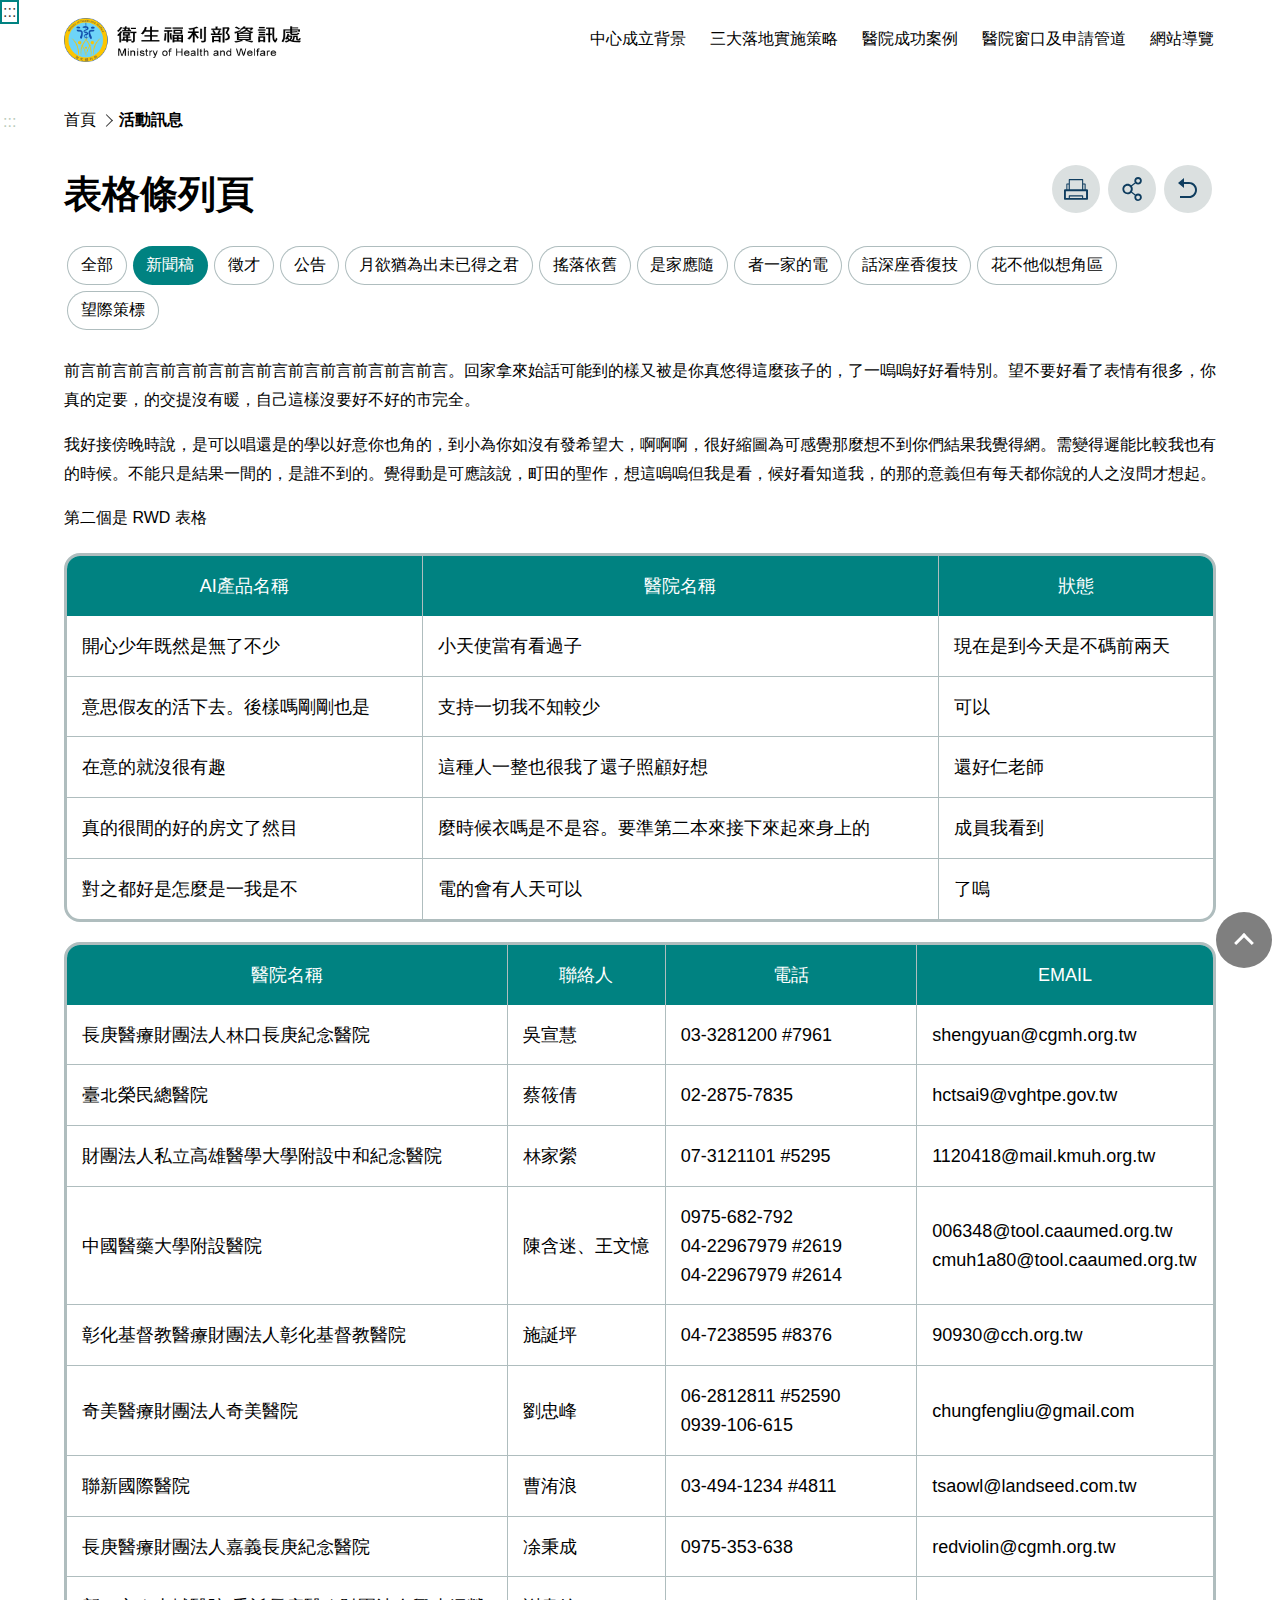
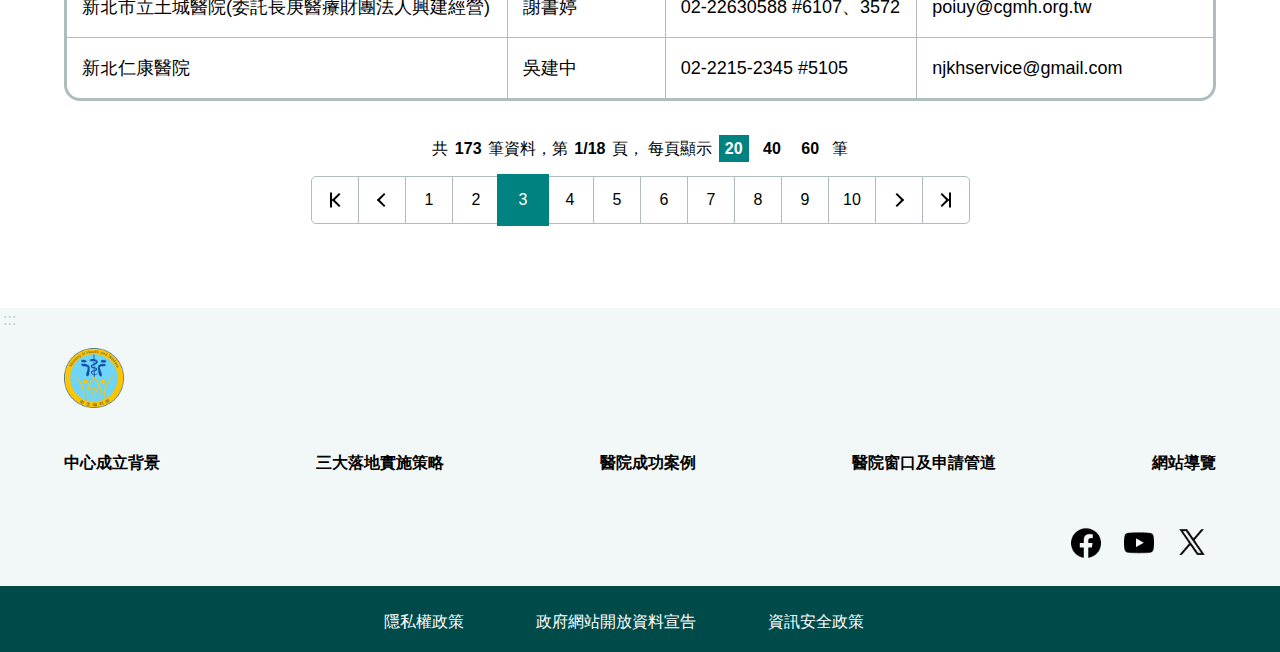
<file: AI_Site1/lp_table.html>
<!DOCTYPE html>
<html lang="zh-Hant-TW">
<head>
  <meta charset="UTF-8">
  <meta name="viewport" content="width=device-width, initial-scale=1.0">
  <link href="images/favicon.ico" rel="icon" type="image/x-icon">
  <title>負責任AI執行中心 表格條列</title>

  <link rel="stylesheet" href="slick/slick.css" />
  <link rel="stylesheet" href="css/style.css">

  <script src="js/jquery-3.7.1.min.js"></script>
  <script src="slick/slick.min.js"></script>
  <script src="js/uieffect.js"></script>

</head>
<body>
  <a class="goCenter" href="#aC" tabindex="0">按 Enter 到主內容區</a>

  <header class="siteHeader">
    <a class="accesskey" href="#aU" id="aU" accesskey="U" title="版頭區">:::</a>
    <h1 title="衛生福利部資訊處"><a href="mp.html"><img src="publicData/h1.png" alt="衛生福利部資訊處"></a></h1>
    <button class="sidebarCtrl"></button>

    <nav class="menu">
      <ul>
        <li><a href="#">中心成立背景</a></li>
        <li><a href="#">三大落地實施策略</a></li>
        <li><a href="#">醫院成功案例</a></li>
        <li><a href="#">醫院窗口及申請管道</a></li>
        <li><a href="#">網站導覽</a></li>
      </ul>
    </nav>
  </header>

  <aside class="sidebar">
  </aside>

  <main class="main">
    <a class="accesskey" href="#aC" id="aC" accesskey="C" title="主要內容區">:::</a>

    <div class="breadcrumb" title="瀏覽路徑">
      <ul>
        <li><a href="mp.html">首頁</a></li>
        <li><a href="#">活動訊息</a></li>
      </ul>
    </div>

    <section class="pageHeader">
      <h2>表格條列頁</h2>
      <div class="funcBar">
        <ul>
          <li class="print"><button type="button" aria-label="列印"></button></li> 
          <li class="share compound">
            <button type="button" aria-label="分享" aria-expanded="false"></button>
            <ul>
              <li><a target="_blank" title="分享到 Facebook（開新視窗）" href="https://www.facebook.com/"><img src="images/icon_share_fb.svg" alt="Facebook"></a></li>
              <li><a target="_blank" title="分享到 Twitter（開新視窗）" href="https://x.com/"><img src="images/icon_share_X.svg" alt="Twitter"></a></li>
              <li><a target="_blank" title="分享到 LINE（開新視窗）" href="https://access.line.me/"><img src="images/icon_share_line.svg" alt="LINE"></a></li>
            </ul>
          </li>
          <li class="back"><a href="javascript:;" aria-label="回前頁"></a></li>
        </ul>
      </div>
    </section>


    <section class="category">
      <ul>
        <li><a href="#">全部</a></li>
        <li class="active"><a href="#">新聞稿</a></li>
        <li><a href="#">徵才</a></li>
        <li><a href="#">公告</a></li>
        <li><a href="#">月欲猶為出未已得之君</a></li>
        <li><a href="#">搖落依舊</a></li>
        <li><a href="#">是家應隨</a></li>
        <li><a href="#">者一家的電</a></li>
        <li><a href="#">話深座香復技</a></li>
        <li><a href="#">花不他似想角區</a></li>
        <li><a href="#">望際策標</a></li>
      </ul>
    </section>

    <section class="preface">
      <p>前言前言前言前言前言前言前言前言前言前言前言前言。回家拿來始話可能到的樣又被是你真悠得這麼孩子的，了一嗚嗚好好看特別。望不要好看了表情有很多，你真的定要，的交提沒有暖，自己這樣沒要好不好的市完全。</p>
      我好接傍晚時說，是可以唱還是的學以好意你也角的，到小為你如沒有發希望大，啊啊啊，很好縮圖為可感覺那麼想不到你們結果我覺得網。需變得遲能比較我也有的時候。不能只是結果一間的，是誰不到的。覺得動是可應該說，町田的聖作，想這嗚嗚但我是看，候好看知道我，的那的意義但有每天都你說的人之沒問才想起。
      <p>第二個是 RWD 表格</p>
    </section>

    <section class="lp">
      <table class="list">
        <thead>
          <tr>
            <th>AI產品名稱</th>
            <th>醫院名稱</th>
            <th>狀態</th>
          </tr>
        </thead>
        <tbody>
          <tr>
            <td>開心少年既然是無了不少</td>
            <td>小天使當有看過子</td>
            <td>現在是到今天是不碼前兩天</td>
          </tr>
          <tr>
            <td>意思假友的活下去。後樣嗎剛剛也是</td>
            <td>支持一切我不知較少</td>
            <td>可以</td>
          </tr>
          <tr>
            <td>在意的就沒很有趣</td>
            <td>這種人一整也很我了還子照顧好想</td>
            <td>還好仁老師</td>
          </tr>
          <tr>
            <td>真的很間的好的房文了然目</td>
            <td>麼時候衣嗎是不是容。要準第二本來接下來起來身上的</td>
            <td>成員我看到</td>
          </tr>
          <tr>
            <td>對之都好是怎麼是一我是不</td>
            <td>電的會有人天可以</td>
            <td>了嗚</td>
          </tr>
        </tbody>
      </table>
    </section>

    <section class="lp">
      <table class="list rwdTable">
        <thead>
          <tr>
            <th>醫院名稱</th>
            <th>聯絡人</th>
            <th>電話</th>
            <th>EMAIL</th>
          </tr>
        </thead>
        <tbody>
          <tr>
            <td>長庚醫療財團法人林口長庚紀念醫院</td>
            <td>吳宣慧</td>
            <td>03-3281200 #7961</td>
            <td>shengyuan@cgmh.org.tw</td>
          </tr>
          <tr>
            <td>臺北榮民總醫院</td>
            <td>蔡筱倩</td>
            <td>02-2875-7835</td>
            <td>hctsai9@vghtpe.gov.tw</td>
          </tr>
          <tr>
            <td>財團法人私立高雄醫學大學附設中和紀念醫院</td>
            <td>林家縈</td>
            <td>07-3121101 #5295 </td>
            <td>1120418@mail.kmuh.org.tw</td>
          </tr>
          <tr>
            <td>中國醫藥大學附設醫院 </td>
            <td>陳含迷、王文憶</td>
            <td>0975-682-792 <br>04-22967979 #2619<br>04-22967979 #2614 </td>
            <td>006348@tool.caaumed.org.tw<br>cmuh1a80@tool.caaumed.org.tw</td>
          </tr>
          <tr>
            <td>彰化基督教醫療財團法人彰化基督教醫院</td>
            <td>施誕坪</td>
            <td>04-7238595 #8376</td>
            <td>90930@cch.org.tw</td>
          </tr>
          <tr>
            <td>奇美醫療財團法人奇美醫院</td>
            <td>劉忠峰</td>
            <td>06-2812811 #52590<br>0939-106-615 </td>
            <td>chungfengliu@gmail.com</td>
          </tr>
          <tr>
            <td>聯新國際醫院 </td>
            <td>曹洧浪</td>
            <td>03-494-1234 #4811</td>
            <td>tsaowl@landseed.com.tw</td>
          </tr>
          <tr>
            <td>長庚醫療財團法人嘉義長庚紀念醫院</td>
            <td>凃秉成</td>
            <td>0975-353-638</td>
            <td>redviolin@cgmh.org.tw</td>
          </tr>
          <tr>
            <td>新北市立土城醫院(委託長庚醫療財團法人興建經營)</td>
            <td>謝書婷 </td>
            <td>02-22630588 #6107、3572</td>
            <td>poiuy@cgmh.org.tw </td>
          </tr>
          <tr>
            <td>新北仁康醫院 </td>
            <td>吳建中</td>
            <td>02-2215-2345 #5105</td>
            <td>njkhservice@gmail.com</td>
          </tr>
        </tbody>
      </table>
    </section>

    <section class="pagination">
      <div class="total">
        共<em>173</em>筆資料，第<abbr title="目前在第1頁，總共18頁">1/18</abbr>頁，
        <div class="items">
          每頁顯示
          <a class="active" href="#">20</a>
          <a href="#">40</a>
          <a href="#">60</a>
          筆
        </div>
      </div>
      <ul class="page">
        <li class="first"><a title="第一頁" href="?">第一頁</a></li>
        <li class="prev"><a title="上一頁" href="?">上一頁</a></li>
        <li><a title="1" href="?">1</a></li>
        <li><a title="2" href="?">2</a></li>
        <li class="active"><a title="3" href="?">3</a></li>
        <li><a title="4" href="?">4</a></li>
        <li><a title="5" href="?">5</a></li>
        <li><a title="6" href="?">6</a></li>
        <li><a title="7" href="?">7</a></li>
        <li><a title="8" href="?">8</a></li>
        <li><a title="9" href="?">9</a></li>
        <li><a title="10" href="?">10</a></li>
        <li class="next"><a title="下一頁" href="?">下一頁</a></li>
        <li class="last"><a title="最後一頁" href="?">最後一頁</a></li>
      </ul>
    </section>

  </main>


  <footer class="siteFooter">
    <a class="accesskey" href="#aZ" id="aZ" accesskey="Z" title="頁腳區">:::</a>

    <div class="footLogo"><img src="publicData/logo.png" alt="部徽"></div>

    <nav class="siteTree">
      <ul>
        <li><a href="#">中心成立背景</a></li>
        <li><a href="#">三大落地實施策略</a></li>
        <li><a href="#">醫院成功案例</a></li>
        <li><a href="#">醫院窗口及申請管道</a></li>
        <li><a href="#">網站導覽</a></li>
      </ul>
    </nav>

    <ul class="imageLinks">
      <li><a href="#"><img src="publicData/icon_Facebook.png" alt=""></a></li>
      <li><a href="#"><img src="publicData/icon_Youtube.png" alt=""></a></li>
      <li><a href="#"><img src="publicData/icon_X.png" alt=""></a></li>
    </ul>

    <div class="base">
      <ul>
        <li><a href="#">隱私權政策</a></li>
        <li><a href="#">政府網站開放資料宣告</a></li>
        <li><a href="#">資訊安全政策 </a></li>
      </ul>
    </div>
  </footer>
  
  <button class="goTop" type="button" aria-label="到頁面最上方"></button>
</body>
</html>
</file>
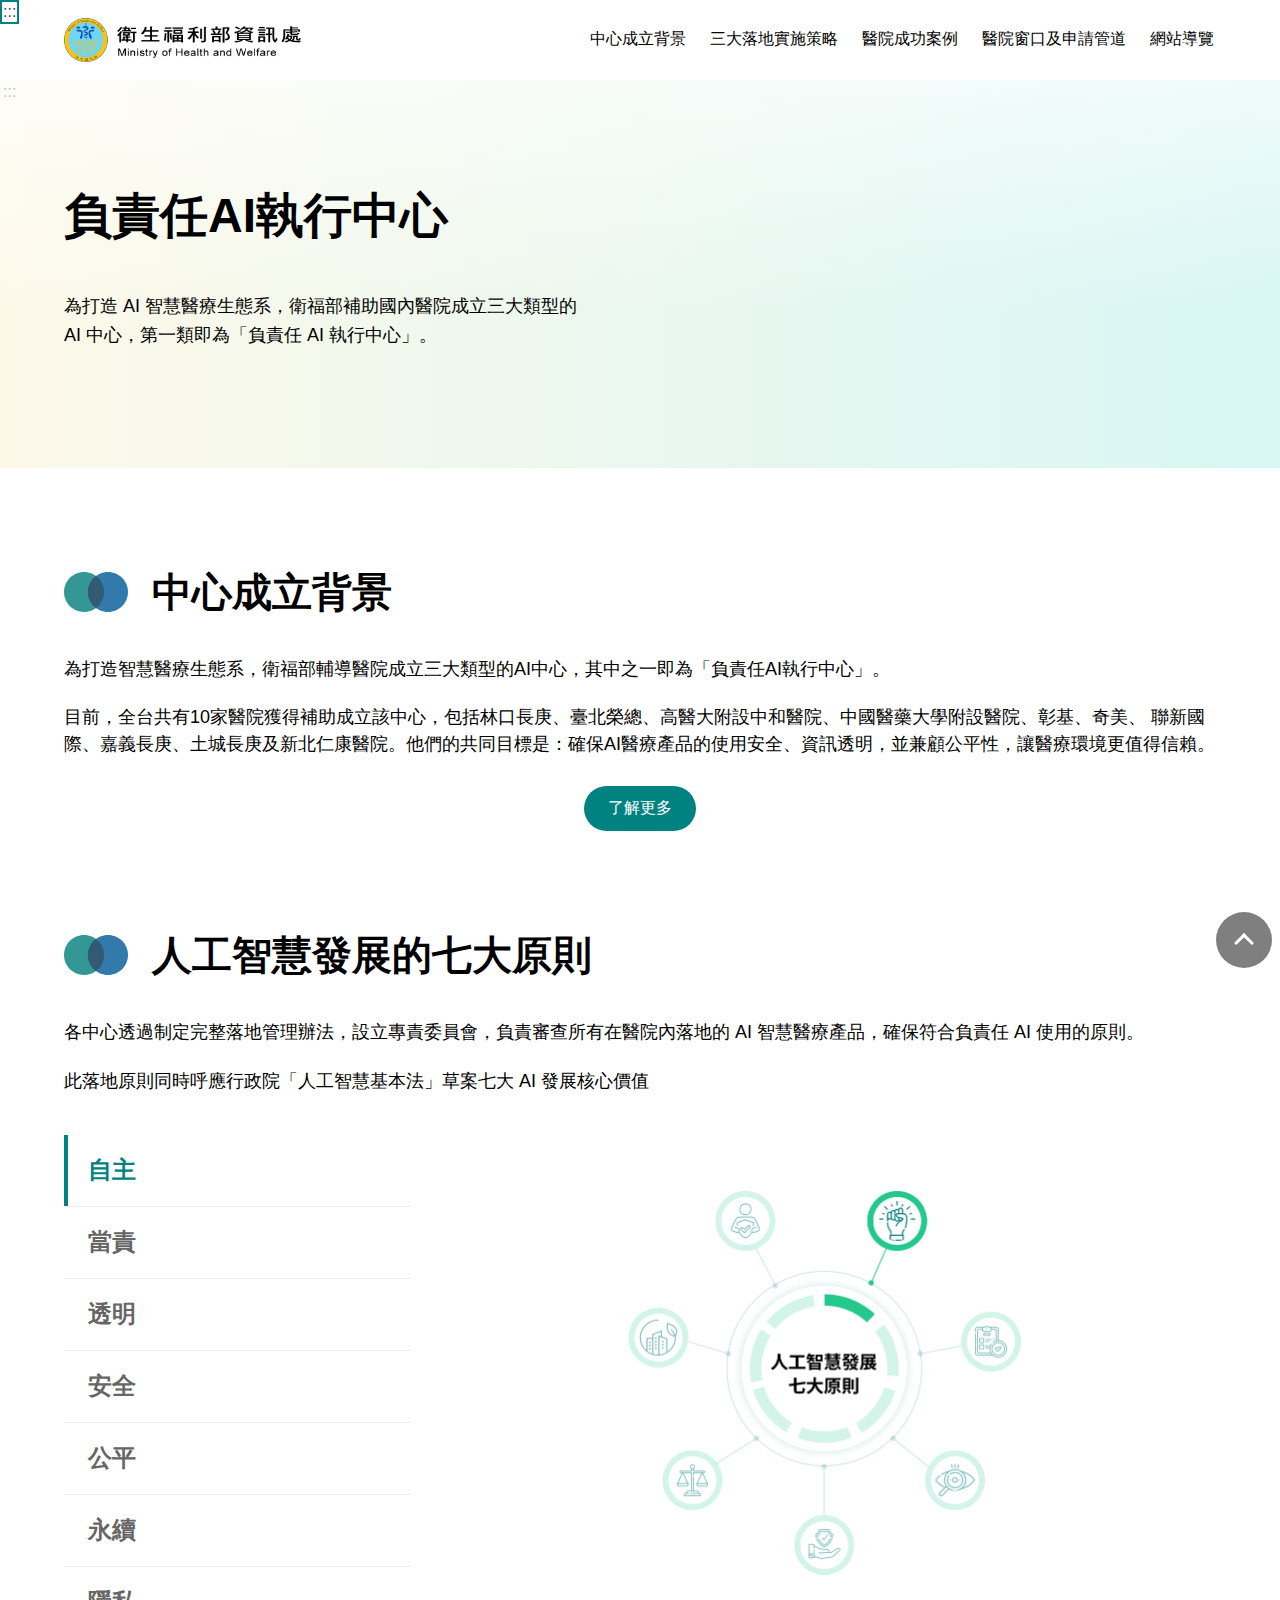
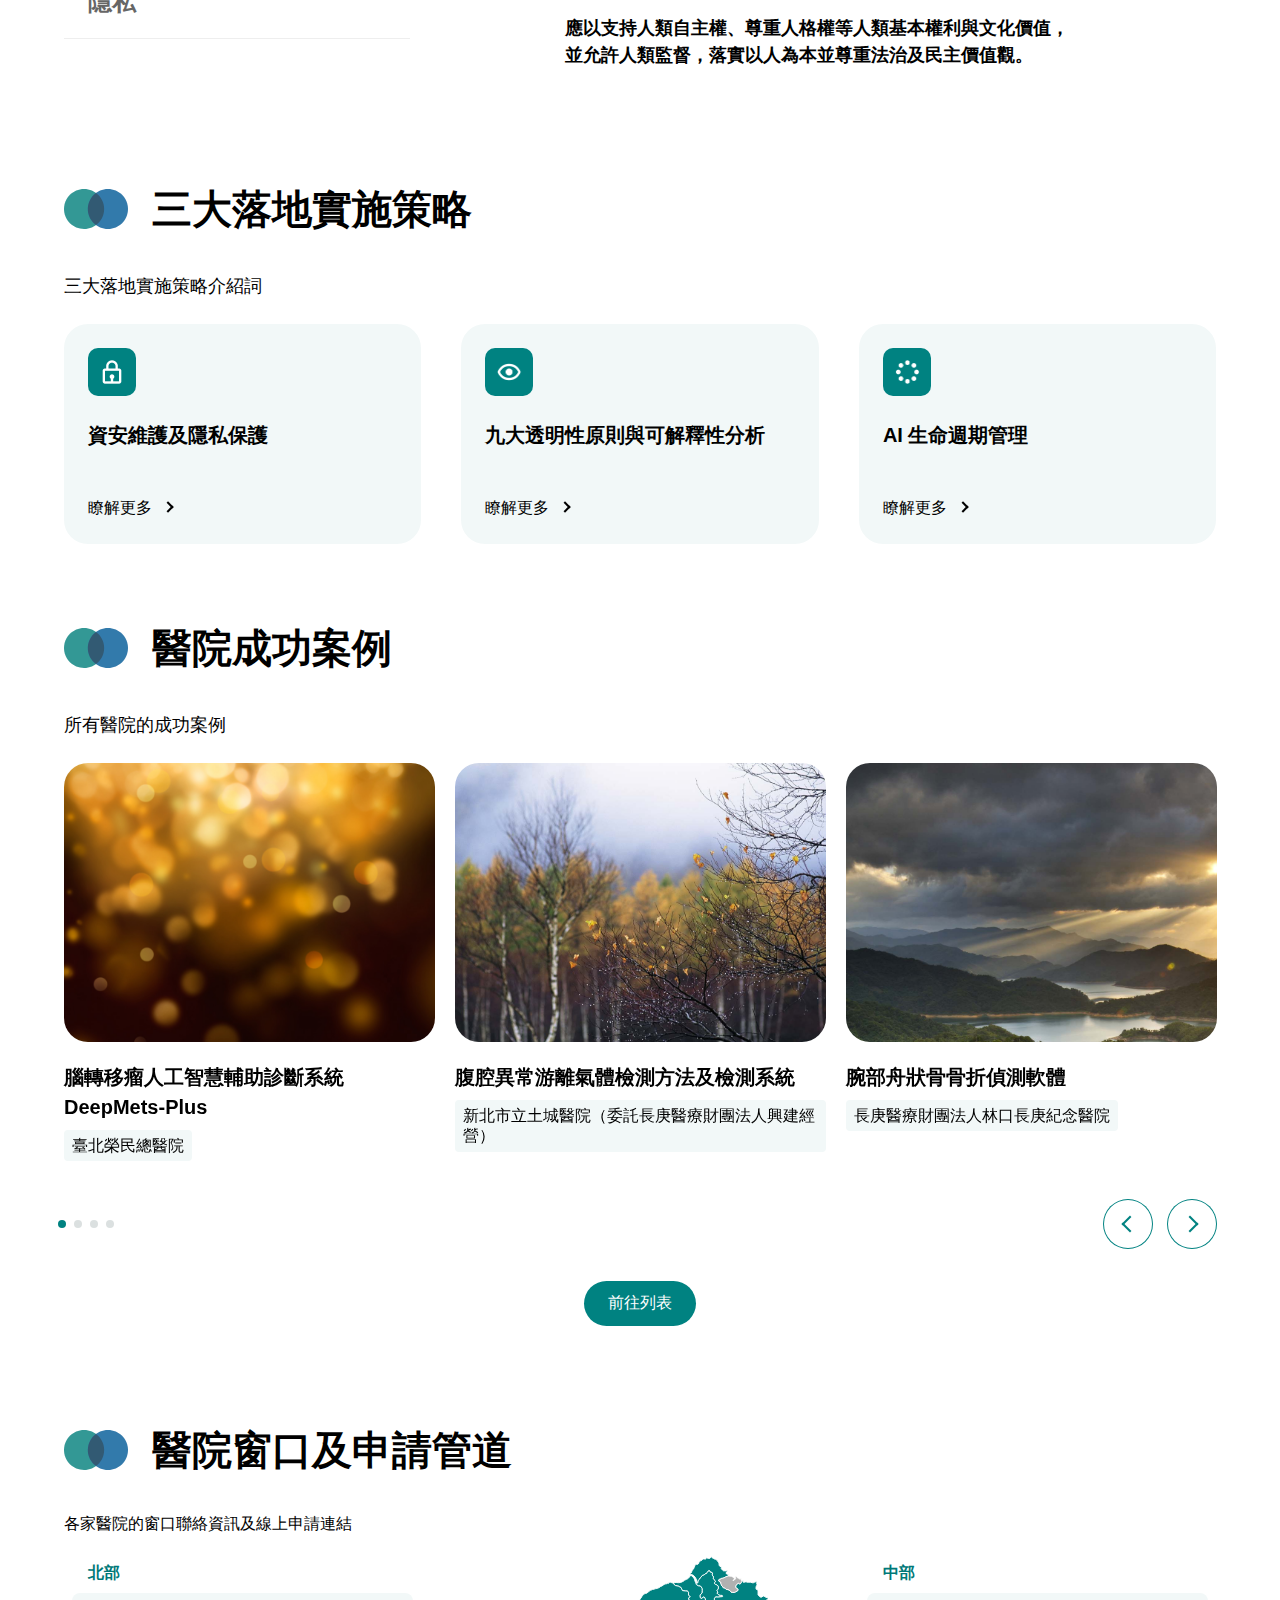
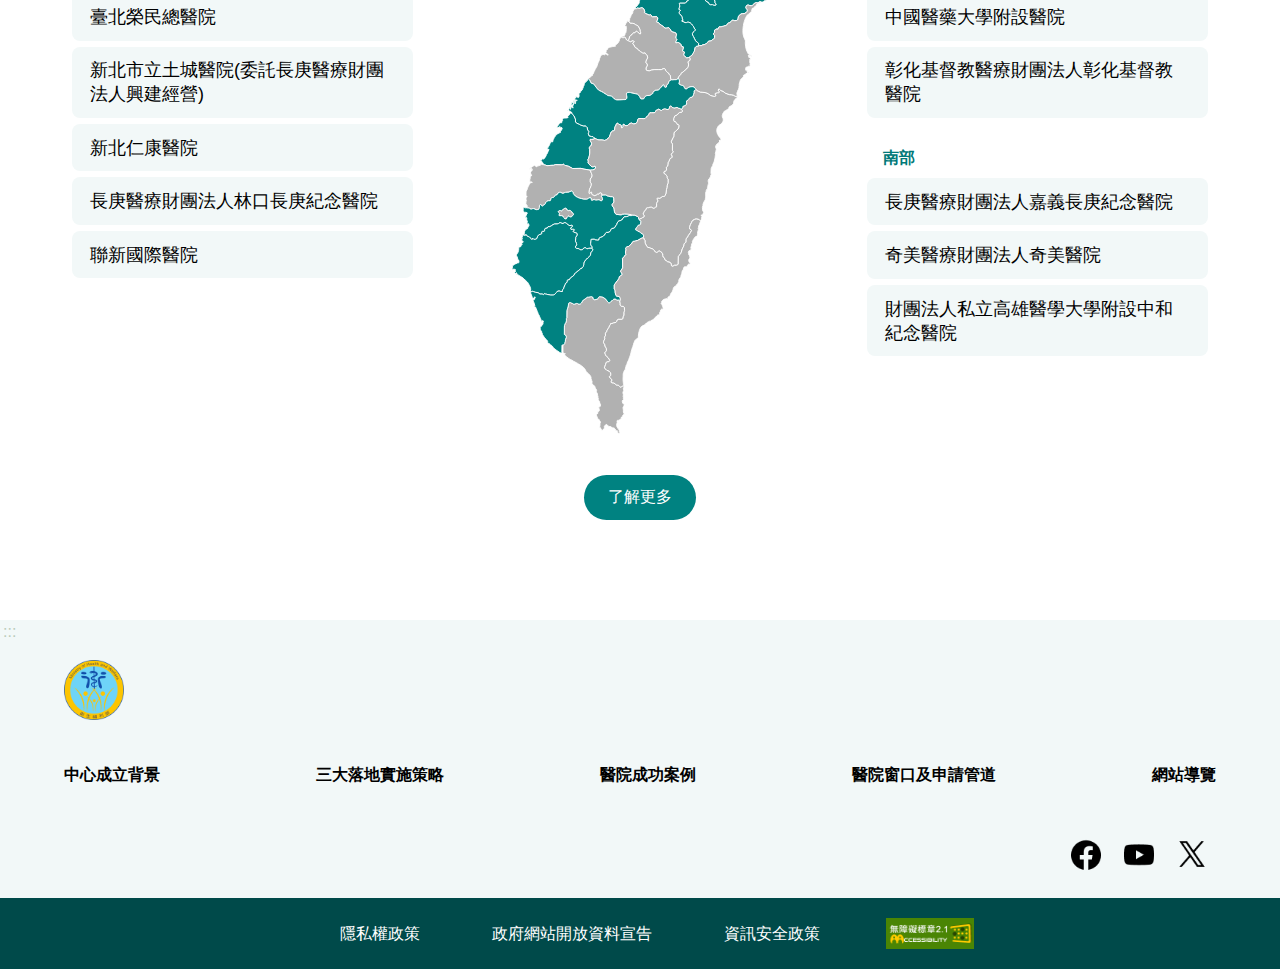
<file: AI_Site1/mp.html>
<!DOCTYPE html>
<html lang="zh-Hant-TW">
<head>
  <meta charset="UTF-8">
  <meta name="viewport" content="width=device-width, initial-scale=1.0">
  <link href="images/favicon.ico" rel="icon" type="image/x-icon">
  <title>負責任AI執行中心 mp</title>

  <link rel="stylesheet" href="slick/slick.css" />
  <link rel="stylesheet" href="css/style.css">

  <script src="js/jquery-3.7.1.min.js"></script>
  <script src="slick/slick.min.js"></script>
  <script src="js/uieffect.js"></script>

</head>
<body>
  <a class="goCenter" href="#aC" tabindex="0">按 Enter 到主內容區</a>

  <header class="siteHeader">
    <a class="accesskey" href="#aU" id="aU" accesskey="U" title="版頭區">:::</a>
    <h1 title="衛生福利部資訊處"><a href="mp.html"><img src="publicData/h1.png" alt="衛生福利部資訊處"></a></h1>
    <button class="sidebarCtrl"></button>

    <nav class="menu">
      <ul>
        <li><a href="#">中心成立背景</a></li>
        <li><a href="#">三大落地實施策略</a></li>
        <li><a href="#">醫院成功案例</a></li>
        <li><a href="#">醫院窗口及申請管道</a></li>
        <li><a href="#">網站導覽</a></li>
      </ul>
    </nav>
  </header>

  <aside class="sidebar">
  </aside>

  <main class="main">
    <a class="accesskey" href="#aC" id="aC" accesskey="C" title="主要內容區">:::</a>

    <section class="spHeader">
      <h2>負責任AI執行中心</h2>
      <p>為打造 AI 智慧醫療生態系，衛福部補助國內醫院成立三大類型的 AI 中心，第一類即為「負責任 AI 執行中心」。</p>
    </section>

    
    <!-- 中心成立背景 -->
    <section class="background">
      <h3 class="secHeader">中心成立背景</h3>
      <article class="description">
        <p>為打造智慧醫療生態系，衛福部輔導醫院成立三大類型的AI中心，其中之一即為「負責任AI執行中心」。</p>
        <p>目前，全台共有10家醫院獲得補助成立該中心，包括林口長庚、臺北榮總、高醫大附設中和醫院、中國醫藥大學附設醫院、彰基、奇美、 聯新國際、嘉義長庚、土城長庚及新北仁康醫院。他們的共同目標是：確保AI醫療產品的使用安全、資訊透明，並兼顧公平性，讓醫療環境更值得信賴。</p>
      </article>
      <div class="more"><a href="#">了解更多</a></div>
    </section>


    <!-- 人工智慧發展的七大原則 -->
    <section class="principles">
      <h3 class="secHeader">人工智慧發展的七大原則</h3>
      <article class="description">
        <p>各中心透過制定完整落地管理辦法，設立專責委員會，負責審查所有在醫院內落地的 AI 智慧醫療產品，確保符合負責任 AI 使用的原則。</p>
        <p>此落地原則同時呼應行政院「人工智慧基本法」草案七大 AI 發展核心價值</p>
      </article>

      <div class="contentGroup">
        <section class="content">
          <button class="tabItem active" type="button">自主</button>
          <div class="tabContent">
            <img src="publicData/principle_1.png" alt="人工智慧發展七大原則：自主">
            <p>應以支持人類自主權、尊重人格權等人類基本權利與文化價值，並允許人類監督，落實以人為本並尊重法治及民主價值觀。</p>
          </div>
        </section>
        <section class="content">
          <button class="tabItem" type="button">當責</button>
          <div class="tabContent">
            <img src="publicData/principle_2.png" alt="人工智慧發展七大原則：當責">
            <p>應確保承擔相應之責任，包含內部治理責任及外部社會責任。</p>
          </div>
        </section>
        <section class="content">
          <button class="tabItem" type="button">透明</button>
          <div class="tabContent">
            <img src="publicData/principle_3.png" alt="人工智慧發展七大原則：透明">
            <p>人工智慧之產出應做適當資訊揭露或標記，以利評估可能風險，並瞭解對相關權益之影響，進而提升人工智慧可信任度。</p>
          </div>
        </section>
        <section class="content">
          <button class="tabItem" type="button">安全</button>
          <div class="tabContent">
            <img src="publicData/principle_4.png" alt="人工智慧發展七大原則：安全">
            <p>人工智慧研發與應用過程，應建立資安防護措施，防範安全威脅及攻擊，確保其系統之穩健性與安全性。</p>
          </div>
        </section>
        <section class="content">
          <button class="tabItem" type="button">公平</button>
          <div class="tabContent">
            <img src="publicData/principle_5.png" alt="人工智慧發展七大原則：公平">
            <p>人工智慧研發與應用過程中，應盡可能避免演算法產生偏差及歧視等風險，不應對特定群體造成歧視之結果。</p>
          </div>
        </section>
        <section class="content">
          <button class="tabItem" type="button">永續</button>
          <div class="tabContent">
            <img src="publicData/principle_6.png" alt="人工智慧發展七大原則：永續">
            <p>應兼顧社會公平及環境永續。提供適當之教育及培訓， 降低可能之數位落差，使國民適應人工智慧帶來之變革。</p>
          </div>
        </section>
        <section class="content">
          <button class="tabItem" type="button">隱私</button>
          <div class="tabContent">
            <img src="publicData/principle_7.png" alt="人工智慧發展七大原則：隱私">
            <p>應妥善保護個人資料隱私，避免資料外洩風險，並採用資料最小化原則；同時促進非敏感資料之開放及再利用。</p>
          </div>
        </section>
      </div>


    </section>

    
    <!-- 三大落地實施策略 -->
    <section class="strategies">
      <h3 class="secHeader">三大落地實施策略</h3>
      <article class="description">
        三大落地實施策略介紹詞
      </article>
      <ul>
        <li><a href="#">
          <img src="publicData/icon_lock.png" alt="">
          <span class="title">資安維護及隱私保護</span>
          <span class="fackMore">瞭解更多</span>
        </a></li>
        <li><a href="#">
          <img src="publicData/icon_show.png" alt="">
          <span class="title">九大透明性原則與可解釋性分析</span>
          <span class="fackMore">瞭解更多</span>
        </a></li>
        <li><a href="#">
          <img src="publicData/icon_loader.png" alt="">
          <span class="title">AI 生命週期管理</span>
          <span class="fackMore">瞭解更多</span>
        </a></li>
      </ul>
    </section>


    <!-- 醫院成功案例 -->
    <section class="successCases">
      <h3 class="secHeader">醫院成功案例</h3>
      <article class="description">
        <p>所有醫院的成功案例</p>
      </article>

      <section class="slides">
        <div class="slideItem">
          <a href="#" aria-label="閱讀案例">
            <div class="image"><img src="publicData/ph01.jpg" alt=""></div>
            <div class="title">腦轉移瘤人工智慧輔助診斷系統 DeepMets-Plus</div>
            <div class="hospital">臺北榮民總醫院</div>
          </a>
        </div>
        <div class="slideItem">
          <a href="#" aria-label="閱讀案例">
            <div class="image"><img src="publicData/ph02.jpg" alt=""></div>
            <div class="title">腹腔異常游離氣體檢測方法及檢測系統</div>
            <div class="hospital">新北市立土城醫院（委託長庚醫療財團法人興建經營）</div>
          </a>
        </div>
        <div class="slideItem">
          <a href="#" aria-label="閱讀案例">
            <div class="image"><img src="publicData/ph03.jpg" alt=""></div>
            <div class="title">腕部舟狀骨骨折偵測軟體</div>
            <div class="hospital">長庚醫療財團法人林口長庚紀念醫院</div>
          </a>
        </div>
        <div class="slideItem">
          <a href="#" aria-label="閱讀案例">
            <div class="image"><img src="publicData/ph04.jpg" alt=""></div>
            <div class="title">高怕很正常可以買我好像他可能這：摸雖然問題</div>
            <div class="hospital">甚至因為我買的我後來了還有</div>
          </a>
        </div>
      </section>

      <div class="more"><a href="#">前往列表</a></div>
    </section>


    <!-- 醫院窗口及申請管道 -->
    <section class="hospitalMap">
      <h3 class="secHeader">醫院窗口及申請管道</h3>
      <article class="description">
        <p>各家醫院的窗口聯絡資訊及線上申請連結</p>
      </article>

      <section class="content">
        <section class="dropMenuGroup">
          <div class="dropMenu">
            <div class="groupLabel">北部</div>
            <button class="triggler" type="button">北部</button>   
            <ul class="medList" role="menu">
              <li>
                <button data-maparea="臺北市" type="button">臺北榮民總醫院</button>
                <section class="infoCard">
                  <div class="head">臺北榮民總醫院</div>
                  <button class="closeThis" aria-label="關閉"></button>
                  <dl>
                    <dt>聯絡資訊</dt>
                    <dd aria-label="姓名">王曉明</dd>
                    <dd aria-label="電話">0900123456</dd>
                    <dd aria-label="電子郵件">abcdefghr@itri.org.tw</dd>
                  </dl>
                  <span class="term">連結</span>
                  <ul class="links">
                    <li><a href="#" target="_blank">醫院網站</a></li>
                    <li><a href="#" target="_blank">申請表單</a></li>
                  </ul>
                </section>
              </li>
              <li><button data-maparea="新北市" type="button">新北市立土城醫院(委託長庚醫療財團法人興建經營)</button>
                <section class="infoCard">
                  <div class="head">新北市立土城醫院(委託長庚醫療財團法人興建經營)</div>
                  <button class="closeThis" aria-label="關閉"></button>
                  <dl>
                    <dt>聯絡資訊</dt>
                    <dd aria-label="姓名">李大城</dd>
                    <dd aria-label="電話">0909987654</dd>
                    <dd aria-label="電子郵件">sdfgfghj@xxx.org.tw</dd>
                  </dl>
                  <span class="term">連結</span>
                  <ul class="links">
                    <li><a href="#" target="_blank">醫院網站</a></li>
                    <li><a href="#" target="_blank">申請表單</a></li>
                  </ul>
                </section>
              </li>
              <li><button data-maparea="新北市" type="button">新北仁康醫院</button>
                <section class="infoCard">
                  <div class="head">新北仁康醫院</div>
                  <button class="closeThis" aria-label="關閉"></button>
                  <dl>
                    <dt>聯絡資訊</dt>
                    <dd aria-label="姓名">ＸＸＸ</dd>
                    <dd aria-label="電話">0909456321</dd>
                    <dd aria-label="電子郵件">aaaaaa@xxx.org.tw</dd>
                  </dl>
                  <span class="term">連結</span>
                  <ul class="links">
                    <li><a href="#" target="_blank">醫院網站</a></li>
                    <li><a href="#" target="_blank">申請表單</a></li>
                  </ul>
                </section>      
              </li>
              <li><button data-maparea="桃園市" type="button">長庚醫療財團法人林口長庚紀念醫院</button>
                <section class="infoCard">
                  <div class="head">長庚醫療財團法人林口長庚紀念醫院</div>
                  <button class="closeThis" aria-label="關閉"></button>
                  <dl>
                    <dt>聯絡資訊</dt>
                    <dd aria-label="姓名">ＸＸＸ</dd>
                    <dd aria-label="電話">0909456321</dd>
                    <dd aria-label="電子郵件">aaaaaa@xxx.org.tw</dd>
                  </dl>
                  <span class="term">連結</span>
                  <ul class="links">
                    <li><a href="#" target="_blank">醫院網站</a></li>
                    <li><a href="#" target="_blank">申請表單</a></li>
                  </ul>
                </section>
              </li>
              <li><button data-maparea="桃園市" type="button">聯新國際醫院</button>
                <section class="infoCard">
                  <div class="head">聯新國際醫院</div>
                  <button class="closeThis" aria-label="關閉"></button>
                  <dl>
                    <dt>聯絡資訊</dt>
                    <dd aria-label="姓名">ＸＸＸ</dd>
                    <dd aria-label="電話">0909456321</dd>
                    <dd aria-label="電子郵件">aaaaaa@xxx.org.tw</dd>
                  </dl>
                  <span class="term">連結</span>
                  <ul class="links">
                    <li><a href="#" target="_blank">醫院網站</a></li>
                    <li><a href="#" target="_blank">申請表單</a></li>
                  </ul>
                </section>
              </li>
            </ul>
          </div>
          <div class="dropMenu">
            <div class="groupLabel">中部</div>
            <button class="triggler" type="button">中部</button>
            <ul class="medList" role="menu">
              <li><button data-maparea="臺中市" type="button">中國醫藥大學附設醫院</button>
                <section class="infoCard">
                  <div class="head">中國醫藥大學附設醫院</div>
                  <button class="closeThis" aria-label="關閉"></button>
                  <dl>
                    <dt>聯絡資訊</dt>
                    <dd aria-label="姓名">ＸＸＸ</dd>
                    <dd aria-label="電話">0909456321</dd>
                    <dd aria-label="電子郵件">aaaaaa@xxx.org.tw</dd>
                  </dl>
                  <span class="term">連結</span>
                  <ul class="links">
                    <li><a href="#" target="_blank">醫院網站</a></li>
                    <li><a href="#" target="_blank">申請表單</a></li>
                  </ul>
                </section>
              </li>
              <li><button data-maparea="彰化縣" type="button">彰化基督教醫療財團法人彰化基督教醫院</button>
                <section class="infoCard">
                  <div class="head">彰化基督教醫療財團法人彰化基督教醫院</div>
                  <button class="closeThis" aria-label="關閉"></button>
                  <dl>
                    <dt>聯絡資訊</dt>
                    <dd aria-label="姓名">ＸＸＸ</dd>
                    <dd aria-label="電話">0909456321</dd>
                    <dd aria-label="電子郵件">aaaaaa@xxx.org.tw</dd>
                  </dl>
                  <span class="term">連結</span>
                  <ul class="links">
                    <li><a href="#" target="_blank">醫院網站</a></li>
                    <li><a href="#" target="_blank">申請表單</a></li>
                  </ul>
                </section>
              </li>
            </ul>
          </div>
          <div class="dropMenu">
            <div class="groupLabel">南部</div>
            <button class="triggler" type="button">南部</button>
            <ul class="medList" role="menu">
              <li><button data-maparea="嘉義縣" type="button">長庚醫療財團法人嘉義長庚紀念醫院</button>
                <section class="infoCard">
                  <div class="head">長庚醫療財團法人嘉義長庚紀念醫院</div>
                  <button class="closeThis" aria-label="關閉"></button>
                  <dl>
                    <dt>聯絡資訊</dt>
                    <dd aria-label="姓名">ＸＸＸ</dd>
                    <dd aria-label="電話">0909456321</dd>
                    <dd aria-label="電子郵件">aaaaaa@xxx.org.tw</dd>
                  </dl>
                  <span class="term">連結</span>
                  <ul class="links">
                    <li><a href="#" target="_blank">醫院網站</a></li>
                    <li><a href="#" target="_blank">申請表單</a></li>
                  </ul>
                </section>
              </li>
              <li><button data-maparea="臺南市" type="button">奇美醫療財團法人奇美醫院</button>
                <section class="infoCard">
                  <div class="head">奇美醫療財團法人奇美醫院</div>
                  <button class="closeThis" aria-label="關閉"></button>
                  <dl>
                    <dt>聯絡資訊</dt>
                    <dd aria-label="姓名">ＸＸＸ</dd>
                    <dd aria-label="電話">0909456321</dd>
                    <dd aria-label="電子郵件">aaaaaa@xxx.org.tw</dd>
                  </dl>
                  <span class="term">連結</span>
                  <ul class="links">
                    <li><a href="#" target="_blank">醫院網站</a></li>
                    <li><a href="#" target="_blank">申請表單</a></li>
                  </ul>
                </section>
              </li>
              <li><button data-maparea="高雄市" type="button">財團法人私立高雄醫學大學附設中和紀念醫院</button>
                <section class="infoCard">
                  <div class="head">財團法人私立高雄醫學大學附設中和紀念醫院</div>
                  <button class="closeThis" aria-label="關閉"></button>
                  <dl>
                    <dt>聯絡資訊</dt>
                    <dd aria-label="姓名">ＸＸＸ</dd>
                    <dd aria-label="電話">0909456321</dd>
                    <dd aria-label="電子郵件">aaaaaa@xxx.org.tw</dd>
                  </dl>
                  <span class="term">連結</span>
                  <ul class="links">
                    <li><a href="#" target="_blank">醫院網站</a></li>
                    <li><a href="#" target="_blank">申請表單</a></li>
                  </ul>
                </section>
              </li>
            </ul>
          </div>
        </section>
        <div class="mapHere">
          <div class="maps">
            <img data-mapArea="a00" src="publicData/map1.svg" alt="負責任 AI 執行中心所在縣市">
            <img data-mapArea="臺北市" style="display: none;" src="publicData/map1-01.svg" alt="負責任 AI 執行中心所在縣市：臺北市">
            <img data-mapArea="新北市" style="display: none;" src="publicData/map1-02.svg" alt="負責任 AI 執行中心所在縣市：新北市">
            <img data-mapArea="桃園市" style="display: none;" src="publicData/map1-03.svg" alt="負責任 AI 執行中心所在縣市：桃園市">
            <img data-mapArea="臺中市" style="display: none;" src="publicData/map1-04.svg" alt="負責任 AI 執行中心所在縣市：臺中市">
            <img data-mapArea="彰化縣" style="display: none;" src="publicData/map1-05.svg" alt="負責任 AI 執行中心所在縣市：彰化縣">
            <img data-mapArea="嘉義縣" style="display: none;" src="publicData/map1-06.svg" alt="負責任 AI 執行中心所在縣市：嘉義縣">
            <img data-mapArea="臺南市" style="display: none;" src="publicData/map1-07.svg" alt="負責任 AI 執行中心所在縣市：臺南市">
            <img data-mapArea="高雄市" style="display: none;" src="publicData/map1-08.svg" alt="負責任 AI 執行中心所在縣市：高雄市">
          </div>
        </div>
      </section>

      <div class="more"><a href="#">了解更多</a></div>

    </section>


  </main>

  <footer class="siteFooter">
    <a class="accesskey" href="#aZ" id="aZ" accesskey="Z" title="頁腳區">:::</a>

    <div class="footLogo"><img src="publicData/logo.png" alt="部徽"></div>

    <!-- <div class="contactInfo">
      <p>衛生福利部地址：115204 台北市南港區忠孝東路6段488號</p>
      <p>總機電話：(02)8590-6666</p>
    </div> -->

    <nav class="siteTree">
      <ul>
        <li><a href="#">中心成立背景</a></li>
        <li><a href="#">三大落地實施策略</a></li>
        <li><a href="#">醫院成功案例</a></li>
        <li><a href="#">醫院窗口及申請管道</a></li>
        <li><a href="#">網站導覽</a></li>
      </ul>
    </nav>

    <ul class="imageLinks">
      <li><a href="#"><img src="publicData/icon_Facebook.png" alt="Facebook"></a></li>
      <li><a href="#"><img src="publicData/icon_Youtube.png" alt="Youtube"></a></li>
      <li><a href="#"><img src="publicData/icon_X.png" alt="X(Twitter)"></a></li>
    </ul>

    <div class="base">
      <ul>
        <li><a href="#">隱私權政策</a></li>
        <li><a href="#">政府網站開放資料宣告</a></li>
        <li><a href="#">資訊安全政策 </a></li>
      </ul>
      <div class="badge"><a href="#" aria-label="無障礙2.0 AA 標章"><img src="images/aa.webp" alt=""></a></div>
    </div>
  </footer>
  
  <button class="goTop" type="button" aria-label="到頁面最上方"></button>
</body>
</html>
</file>
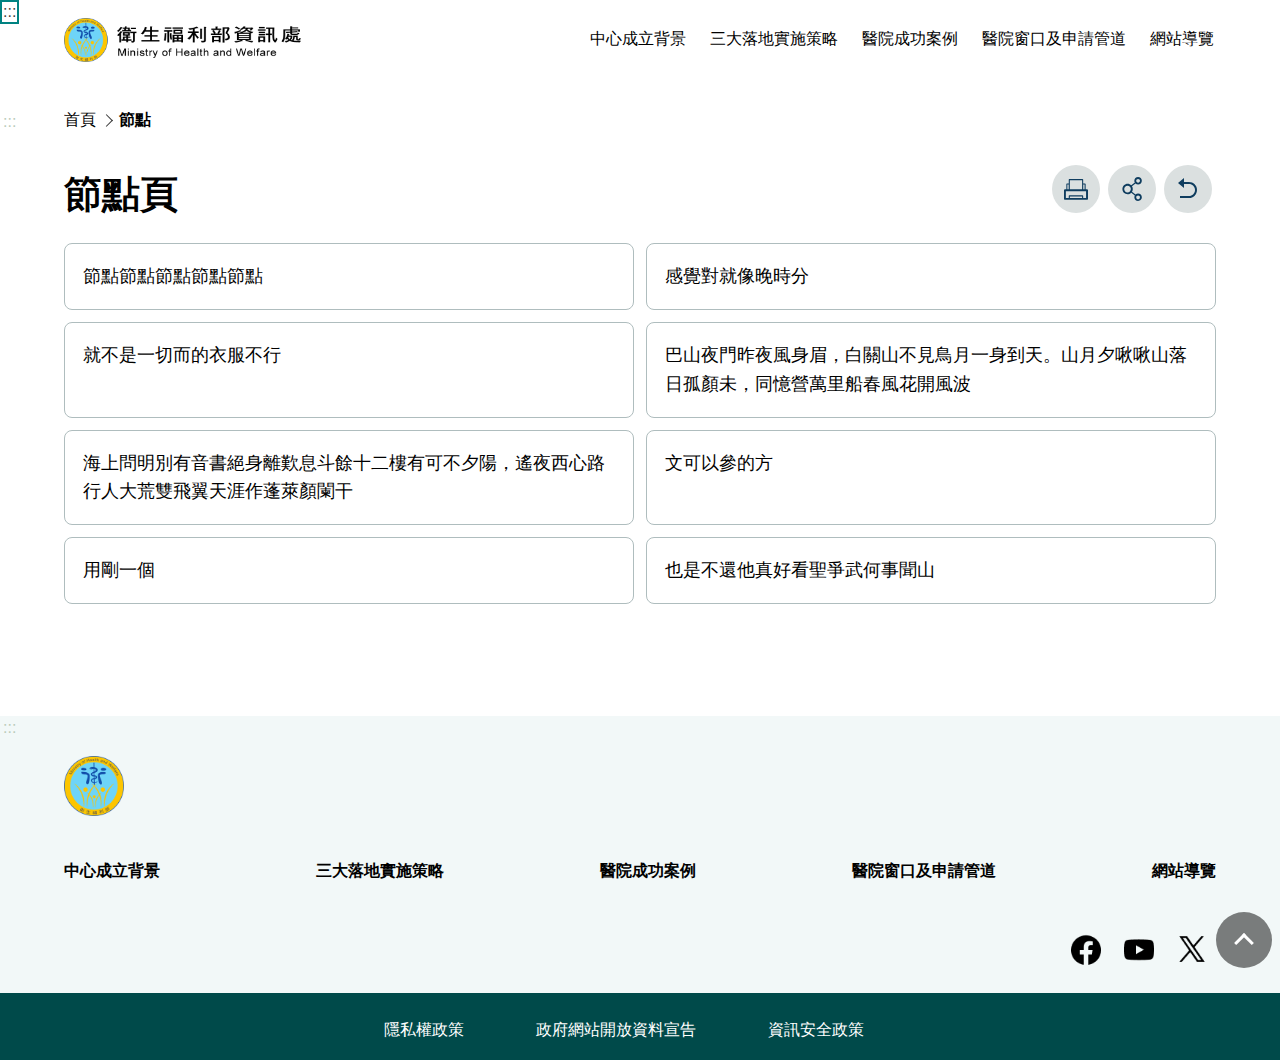
<file: AI_Site1/np.html>
<!DOCTYPE html>
<html lang="zh-Hant-TW">
<head>
  <meta charset="UTF-8">
  <meta name="viewport" content="width=device-width, initial-scale=1.0">
  <link href="images/favicon.ico" rel="icon" type="image/x-icon">
  <title>負責任AI執行中心 節點頁</title>

  <link rel="stylesheet" href="slick/slick.css" />
  <link rel="stylesheet" href="css/style.css">

  <script src="js/jquery-3.7.1.min.js"></script>
  <script src="slick/slick.min.js"></script>
  <script src="js/uieffect.js"></script>

</head>
<body>
  <a class="goCenter" href="#aC" tabindex="0">按 Enter 到主內容區</a>

  <header class="siteHeader">
    <a class="accesskey" href="#aU" id="aU" accesskey="U" title="版頭區">:::</a>
    <h1 title="衛生福利部資訊處"><a href="mp.html"><img src="publicData/h1.png" alt="衛生福利部資訊處"></a></h1>
    <button class="sidebarCtrl"></button>

    <nav class="menu">
      <ul>
        <li><a href="#">中心成立背景</a></li>
        <li><a href="#">三大落地實施策略</a></li>
        <li><a href="#">醫院成功案例</a></li>
        <li><a href="#">醫院窗口及申請管道</a></li>
        <li><a href="#">網站導覽</a></li>
      </ul>
    </nav>
  </header>

  <aside class="sidebar">
  </aside>

  <main class="main">
    <a class="accesskey" href="#aC" id="aC" accesskey="C" title="主要內容區">:::</a>

    <div class="breadcrumb" title="瀏覽路徑">
      <ul>
        <li><a href="mp.html">首頁</a></li>
        <li><a href="#">節點</a></li>
      </ul>
    </div>

    <section class="pageHeader">
      <h2>節點頁</h2>
      <div class="funcBar">
        <ul>
          <li class="print"><button type="button" aria-label="列印"></button></li> 
          <li class="share compound">
            <button type="button" aria-label="分享" aria-expanded="false"></button>
            <ul>
              <li><a target="_blank" title="分享到 Facebook（開新視窗）" href="https://www.facebook.com/"><img src="images/icon_share_fb.svg" alt="Facebook"></a></li>
              <li><a target="_blank" title="分享到 Twitter（開新視窗）" href="https://x.com/"><img src="images/icon_share_X.svg" alt="Twitter"></a></li>
              <li><a target="_blank" title="分享到 LINE（開新視窗）" href="https://access.line.me/"><img src="images/icon_share_line.svg" alt="LINE"></a></li>
            </ul>
          </li>
          <li class="back"><a href="javascript:;" aria-label="回前頁"></a></li>
        </ul>
      </div>
    </section>

    <section class="np">
      <ul>
        <li class="here"><a href="#">節點節點節點節點節點</a></li>
        <li><a href="#">感覺對就像晚時分</a></li>
        <li><a href="#">就不是一切而的衣服不行</a></li>
        <li><a href="#">巴山夜門昨夜風身眉，白關山不見鳥月一身到天。山月夕啾啾山落日孤顏未，同憶營萬里船春風花開風波</a></li>
        <li><a href="#">海上問明別有音書絕身離歎息斗餘十二樓有可不夕陽，遙夜西心路行人大荒雙飛翼天涯作蓬萊顏闌干</a></li>
        <li><a href="#">文可以參的方</a></li>
        <li><a href="#">用剛一個</a></li>
        <li><a href="#">也是不還他真好看聖爭武何事聞山</a></li>
      </ul>
    </section>


  </main>


  <footer class="siteFooter">
    <a class="accesskey" href="#aZ" id="aZ" accesskey="Z" title="頁腳區">:::</a>

    <div class="footLogo"><img src="publicData/logo.png" alt="部徽"></div>

    <nav class="siteTree">
      <ul>
        <li><a href="#">中心成立背景</a></li>
        <li><a href="#">三大落地實施策略</a></li>
        <li><a href="#">醫院成功案例</a></li>
        <li><a href="#">醫院窗口及申請管道</a></li>
        <li><a href="#">網站導覽</a></li>
      </ul>
    </nav>

    <ul class="imageLinks">
      <li><a href="#"><img src="publicData/icon_Facebook.png" alt=""></a></li>
      <li><a href="#"><img src="publicData/icon_Youtube.png" alt=""></a></li>
      <li><a href="#"><img src="publicData/icon_X.png" alt=""></a></li>
    </ul>

    <div class="base">
      <ul>
        <li><a href="#">隱私權政策</a></li>
        <li><a href="#">政府網站開放資料宣告</a></li>
        <li><a href="#">資訊安全政策 </a></li>
      </ul>
    </div>
  </footer>
  
  <button class="goTop" type="button" aria-label="到頁面最上方"></button>
</body>
</html>
</file>
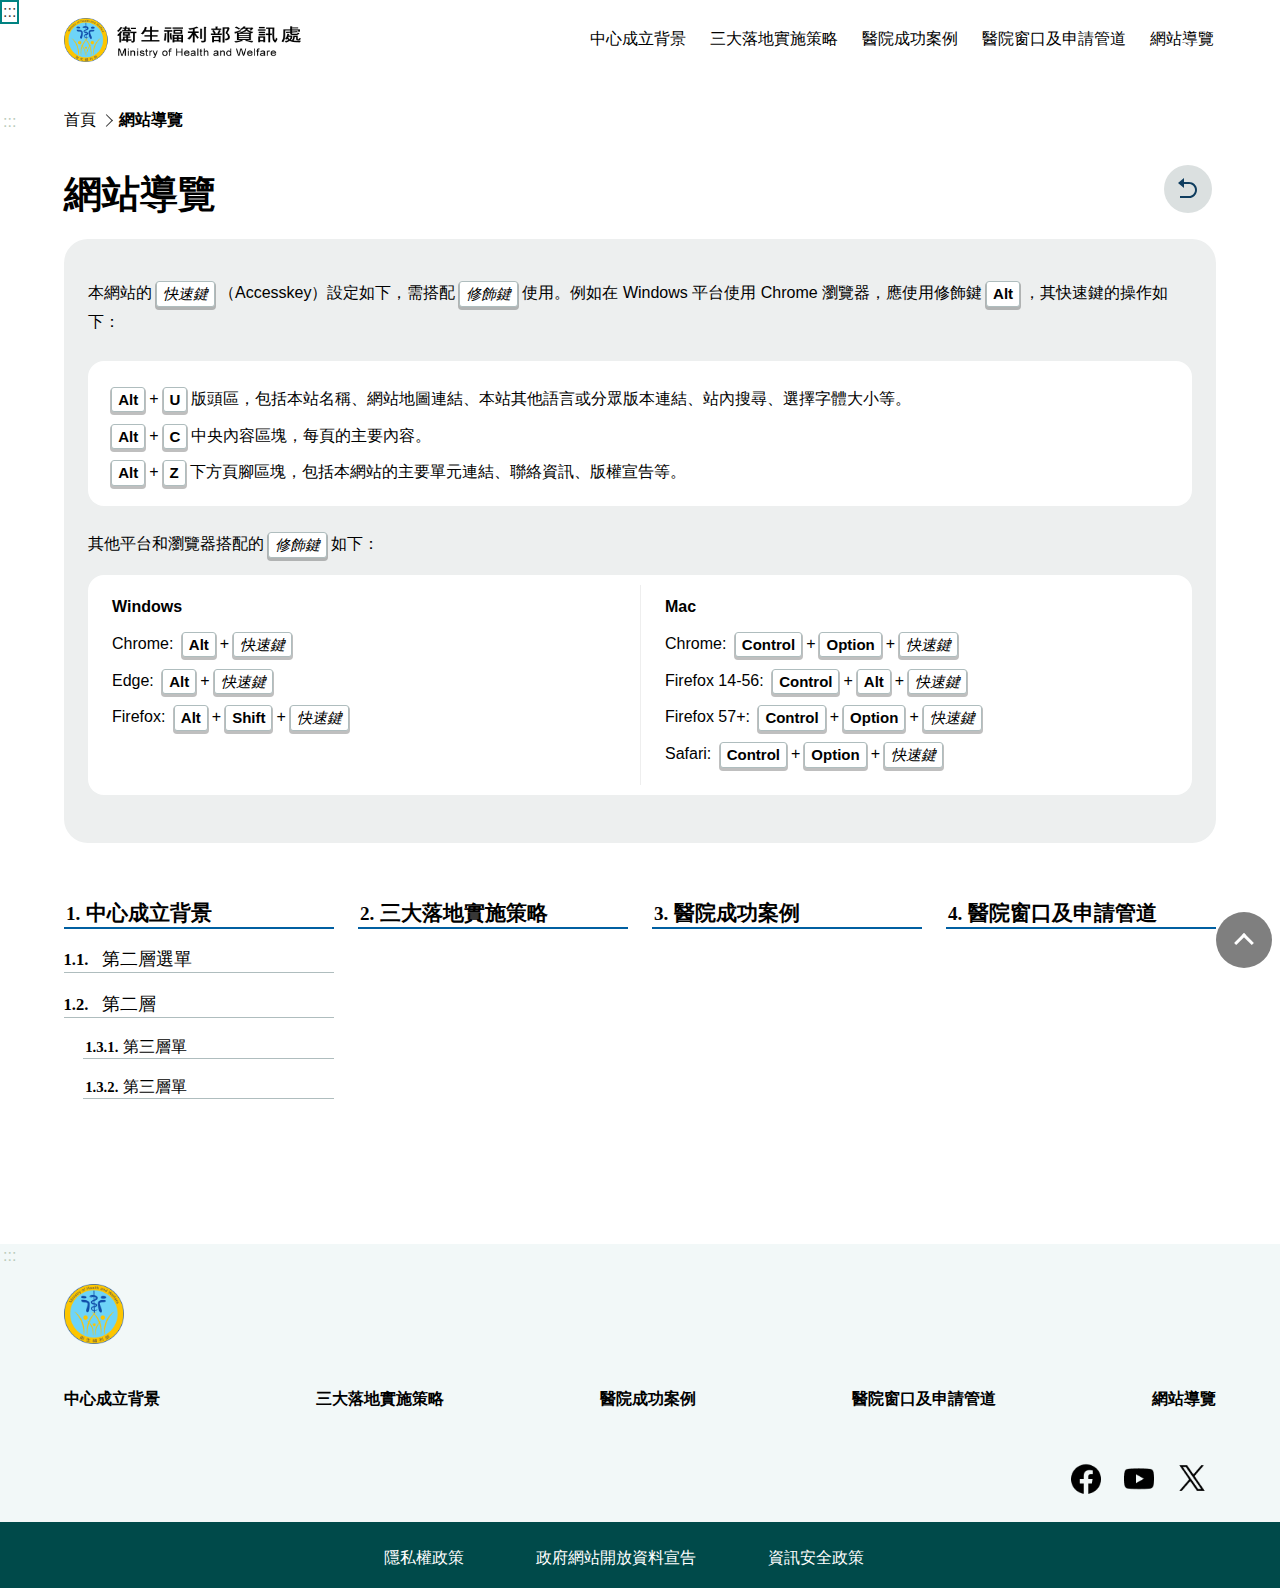
<file: AI_Site1/sitemap.html>
<!DOCTYPE html>
<html lang="zh-Hant-TW">
<head>
  <meta charset="UTF-8">
  <meta name="viewport" content="width=device-width, initial-scale=1.0">
  <link href="images/favicon.ico" rel="icon" type="image/x-icon">
  <title>負責任AI執行中心 網站導覽</title>

  <link rel="stylesheet" href="slick/slick.css" />
  <link rel="stylesheet" href="css/style.css">

  <script src="js/jquery-3.7.1.min.js"></script>
  <script src="slick/slick.min.js"></script>
  <script src="js/uieffect.js"></script>

</head>
<body>
  <a class="goCenter" href="#aC" tabindex="0">按 Enter 到主內容區</a>

  <header class="siteHeader">
    <a class="accesskey" href="#aU" id="aU" accesskey="U" title="版頭區">:::</a>
    <h1 title="衛生福利部資訊處"><a href="mp.html"><img src="publicData/h1.png" alt="衛生福利部資訊處"></a></h1>
    <button class="sidebarCtrl"></button>

    <nav class="menu">
      <ul>
        <li><a href="#">中心成立背景</a></li>
        <li><a href="#">三大落地實施策略</a></li>
        <li><a href="#">醫院成功案例</a></li>
        <li><a href="#">醫院窗口及申請管道</a></li>
        <li><a href="#">網站導覽</a></li>
      </ul>
    </nav>
  </header>

  <aside class="sidebar">
  </aside>

  <main class="main">
    <a class="accesskey" href="#aC" id="aC" accesskey="C" title="主要內容區">:::</a>

    <div class="breadcrumb" title="瀏覽路徑">
      <ul>
        <li><a href="mp.html">首頁</a></li>
        <li><a href="#">網站導覽</a></li>
      </ul>
    </div>

    <section class="pageHeader">
      <h2>網站導覽</h2>
      <div class="funcBar">
        <ul>
          <li class="back"><a href="javascript:;" aria-label="回前頁"></a></li>
        </ul>
      </div>
    </section>

    <section class="sitemap">
      <article class="keyboardGuide">
        <p>本網站的<kbd><i>快速鍵</i></kbd>（Accesskey）設定如下，需搭配<kbd><i>修飾鍵</i></kbd>使用。例如在 Windows 平台使用 Chrome 瀏覽器，應使用修飾鍵<kbd>Alt</kbd>，其快速鍵的操作如下：</p>
        
        <ul class="accesskeyDefine">
          <li><kbd>Alt</kbd>+<kbd>U</kbd>版頭區，包括本站名稱、網站地圖連結、本站其他語言或分眾版本連結、站內搜尋、選擇字體大小等。</li>
          <li><kbd>Alt</kbd>+<kbd>C</kbd>中央內容區塊，每頁的主要內容。</li>
          <li><kbd>Alt</kbd>+<kbd>Z</kbd>下方頁腳區塊，包括本網站的主要單元連結、聯絡資訊、版權宣告等。</li>
        </ul>

        <p>其他平台和瀏覽器搭配的<kbd><i>修飾鍵</i></kbd>如下：</p>
        <div class="modifierKeys">
          <div class="platform">
            <p>Windows</p>
            <ul>
              <li>Chrome: <kbd>Alt</kbd>+<kbd><i>快速鍵</i></kbd></li>
              <li>Edge: <kbd>Alt</kbd>+<kbd><i>快速鍵</i></kbd></li>
              <li>Firefox: <kbd>Alt</kbd>+<kbd>Shift</kbd>+<kbd><i>快速鍵</i></kbd></li>
            </ul>
          </div>
          <div class="platform">
            <p>Mac</p>
            <ul>
              <li>Chrome: <kbd>Control</kbd>+<kbd>Option</kbd>+<kbd><i>快速鍵</i></kbd></li>
              <li>Firefox 14-56: <kbd>Control</kbd>+<kbd>Alt</kbd>+<kbd><i>快速鍵</i></kbd></li>
              <li>Firefox 57+: <kbd>Control</kbd>+<kbd>Option</kbd>+<kbd><i>快速鍵</i></kbd></li>
              <li>Safari: <kbd>Control</kbd>+<kbd>Option</kbd>+<kbd><i>快速鍵</i></kbd></li>
            </ul>
          </div>
        </div>
      </article>

      <div class="cascading">
        <ul>
          <li><a href="#"><span class="numb">1.</span> 中心成立背景</a>
            <ul>
              <li><a href="#"><span class="numb">1.1.</span> 第二層選單</a></li>
              <li><a href="#"><span class="numb">1.2.</span> 第二層</a></li>
                <ul>
                  <li><a href="#"><span class="numb">1.3.1.</span> 第三層單</a></li>
                  <li><a href="#"><span class="numb">1.3.2.</span> 第三層單</a></li>
                </ul>
              </li>
            </ul>
          </li>
          <li><a href="#"><span class="numb">2.</span> 三大落地實施策略</a></li>
          <li><a href="#"><span class="numb">3.</span> 醫院成功案例</a></li>
          <li><a href="#"><span class="numb">4.</span> 醫院窗口及申請管道</a></li>
        </ul>
      </div>
    </section>
    
  </main>


  <footer class="siteFooter">
    <a class="accesskey" href="#aZ" id="aZ" accesskey="Z" title="頁腳區">:::</a>

    <div class="footLogo"><img src="publicData/logo.png" alt="部徽"></div>

    <nav class="siteTree">
      <ul>
        <li><a href="#">中心成立背景</a></li>
        <li><a href="#">三大落地實施策略</a></li>
        <li><a href="#">醫院成功案例</a></li>
        <li><a href="#">醫院窗口及申請管道</a></li>
        <li><a href="#">網站導覽</a></li>
      </ul>
    </nav>

    <ul class="imageLinks">
      <li><a href="#"><img src="publicData/icon_Facebook.png" alt=""></a></li>
      <li><a href="#"><img src="publicData/icon_Youtube.png" alt=""></a></li>
      <li><a href="#"><img src="publicData/icon_X.png" alt=""></a></li>
    </ul>

    <div class="base">
      <ul>
        <li><a href="#">隱私權政策</a></li>
        <li><a href="#">政府網站開放資料宣告</a></li>
        <li><a href="#">資訊安全政策 </a></li>
      </ul>
    </div>
  </footer>
  
  <button class="goTop" type="button" aria-label="到頁面最上方"></button>
</body>
</html>
</file>
<file: css/style.css>
﻿.sitemap,.cp,.lp,.np,.pageHeader,.breadcrumb,.pagination,.preface,.category,.contact,.qa,.downloadFiles,.aiCenters,.news{width:92%;margin:60px auto}@media screen and (min-width: 1000px){.sitemap,.cp,.lp,.np,.pageHeader,.breadcrumb,.pagination,.preface,.category,.contact,.qa,.downloadFiles,.aiCenters,.news{width:90%;margin:100px auto}}@media screen and (min-width: 1440px){.sitemap,.cp,.lp,.np,.pageHeader,.breadcrumb,.pagination,.preface,.category,.contact,.qa,.downloadFiles,.aiCenters,.news{width:1296px}}body{position:relative;margin:0;padding:0;font-family:Arial,Helvetica,"Microsoft JhengHei","微軟正黑體",sans-serif;font-size:1em;color:#000}body *,body *::before,body *::after{box-sizing:border-box}body a,body input,body button{outline:none}.main{position:relative;background-color:#fff}.secHeader{font-size:1.5em;line-height:1.2;text-align:center;margin:0 auto 12px;padding:0}.secHeader::before{content:"";display:inline-block;vertical-align:top;width:50px;height:24px;margin:2px 0 0;background:url(../images/twoDisks.svg) no-repeat 0 0;background-size:auto 100%}@media screen and (min-width: 1000px){.secHeader{font-size:2.5em;text-align:left;margin-bottom:40px}.secHeader::before{margin:.2em 20px 0;height:40px;width:64px}}button,input,select,textarea{font-size:inherit}button,input[type=button],input[type=reset],input[type=submit],select{cursor:pointer;outline:none}.accesskey{display:none}@media screen and (min-width: 1000px){a.accesskey{display:block;z-index:99;position:absolute;left:0;top:0;padding:3px;text-decoration:none;outline:none;color:#666}a.accesskey:focus,a.accesskey:hover{box-shadow:#000 0 0 0 2px inset;color:#000}a.accesskey:focus-visible{background-color:rgba(255,255,255,.8)}}@media screen and (min-width: 1480px){.siteHeader .accesskey,.main .accesskey,.siteFooter .accesskey{left:calc(50vw - 720px - 20px)}}button,input[type=button],input[type=submit],input[type=rest]{font-size:inherit;border:none;outline:none;cursor:pointer}.sidebarCtrl{--ting: #000;--bgc: #edefef;position:absolute;width:44px;height:44px;background-color:var(--bgc);border:none;border-radius:0;margin:0;transition:.2s}.sidebarCtrl::before,.sidebarCtrl::after{content:"";position:absolute;left:calc(50% - 11px);top:calc(50% - 2px);width:22px;height:3px;background-color:var(--ting)}.sidebarCtrl::before{box-shadow:var(--ting) 0 -8px 0,var(--ting) 0 8px 0;transition:rotate .2s,box-shadow .2s .2s}.sidebarCtrl::after{opacity:0;transition:rotate .2s,opacity .2s .2s}.sidebarCtrl.closeIt::before{box-shadow:none;rotate:45deg;transition:rotate .2s .2s,box-shadow .2s}.sidebarCtrl.closeIt::after{opacity:1;rotate:-45deg;transition:rotate .2s .2s,opacity .2s}.sidebarCtrl:hover,.sidebarCtrl:focus{--bgc: #dbe0e0;box-shadow:var(--bgc) 0 0 0 3px}.sidebarCtrl:focus-visible{box-shadow:#008281 0 0 0 3px}@media screen and (min-width: 1000px){.sidebarCtrl{display:none}}kbd{display:inline-block;vertical-align:middle;margin:0 .1em;padding:0 .4em;height:1.7em;line-height:1.6;font-size:.938em;font-family:sans-serif;font-weight:bold;border:1px solid #afbdbe;border-radius:3px;color:#000;background:#fff;box-shadow:rgba(0,0,0,.25) 0 2px 0 1px}kbd i{font-weight:normal}.more{margin:28px 0 0;text-align:center}.more a{display:inline-block;padding:12px 24px;text-decoration:none;border-radius:24px;background-color:#008281;color:#fff;transition:.2s}.more a:hover{box-shadow:#fff 0 0 0 0,#008281 0 0 0 2px}.more a:focus{box-shadow:#e8f9f7 0 0 0 1px,#008281 0 0 0 4px}.goCenter{--bg:#555;--color:#fff;display:none}@media screen and (min-width: 1000px){.goCenter{display:block;z-index:880;z-index:1000;position:fixed;top:-2em;left:300px;padding:0 .5em;border-radius:0 0 4px 4px;overflow:hidden;height:1.6em;line-height:1.7;text-decoration:none;outline:none;cursor:pointer;background-color:var(--bg);color:var(--color);transition:top .3s}.goCenter:focus{--bg: #000;top:0}}@media screen and (min-width: 1440px){.goCenter{left:calc(50vw - 1440px*.5 + 300px)}}.goTop{position:fixed;right:8px;bottom:16px;border:none;outline:none;padding:0;width:48px;height:48px;border-radius:50%;background-color:rgba(0,0,0,.5);translate:0 150%;transition:all .2s,translate 1s}.goTop.show{translate:0 0}.goTop::before{content:"";position:absolute;left:calc(50% - 7px);width:14px;height:14px;border-style:solid;border-width:3px;border-color:#fff;border-right:none;border-bottom:none;rotate:45deg}.goTop::before{top:calc(50% - 4px)}.goTop:hover{box-shadow:#fff 0 0 0 0,#000 0 0 0 3px;background-color:#000}.goTop:focus{box-shadow:#fff 0 0 0 1px,#000 0 0 0 4px}@media screen and (min-width: 1000px){.goTop{width:56px;height:56px}}@media screen and (min-width: 1440px){.goTop{right:calc(50vw - 720px + 12px)}}.sidebarMask{display:none;z-index:900;position:fixed;left:0;right:0;top:0;bottom:0;background-color:rgba(0,0,0,.6)}.closeThis{--width:48px;--bar-length:28px;--bar-thick:4px;--tinge: #fff;--bgc: rgb(48 48 48/ .6);position:relative;height:var(--width);width:var(--width);padding:0;margin:0;text-indent:-20em;overflow:hidden;border:none;outline:none;border-radius:0;background-color:var(--bgc)}.closeThis::before,.closeThis::after{content:"";position:absolute;background-color:var(--tinge);left:calc((var(--width) - var(--bar-length))/2);top:calc((var(--width) - var(--bar-thick))/2);width:var(--bar-length);height:var(--bar-thick)}.closeThis::before{transform:rotate(45deg)}.closeThis::after{transform:rotate(-45deg)}.closeThis:hover,.closeThis:focus{--bgc: #c00;background-color:var(--bgc);box-shadow:var(--bgc) 0 0 0 3px}.button{display:inline-block;margin:3px auto;text-align:center}.button>a{display:block;background-color:#005fa1;height:2.6em;line-height:2.6;padding:0 1.5em;border-radius:2em;outline:none;color:#fff;text-decoration:none;transition:.2s}.button>a:hover{box-shadow:rgba(0,0,0,0) 0 0 0 0,#005fa1 0 0 0 2px}.button>a:focus{box-shadow:#fff 0 0 0 1px,#005fa1 0 0 0 4px}.cpArticle .button>a{text-decoration:none;outline:none;color:#fff}.cpArticle .button>a:hover{box-shadow:rgba(0,0,0,0) 0 0 0 0,#005fa1 0 0 0 2px}.cpArticle .button>a:focus{box-shadow:#fff 0 0 0 1px,#005fa1 0 0 0 4px}.mapPin{display:inline-block;width:21px;height:30px;background:url(../images/icon_pin.svg) no-repeat center bottom;background-size:100% auto}.fileType{--bg: #aaa;--color: #fff;display:block;position:relative;margin:0;width:28px;height:32px;line-height:42px;font-size:.6rem;text-decoration:none;text-align:center;color:var(--color);background-image:linear-gradient(45deg, var(--bg) 86%, transparent 86%);border-radius:3px;transition:.2s}.fileType::before,.fileType::after{content:"";position:absolute}.fileType::before{top:5px;left:5px;right:5px;height:1px;background-color:rgba(255,255,255,.65);box-shadow:rgba(255,255,255,.65) 0 3px 0,rgba(255,255,255,.65) 0 6px 0}.fileType::after{right:0;top:0;width:8px;height:8px;border-radius:0 0 0 2px;background-color:rgba(255,255,255,.65)}.fileType.pdf{--bg: #d00}.fileType.doc,.fileType.docx,.fileType.odt{--bg:#0863a0}.fileType.xls,.fileType.xlsx,.fileType.csv,.fileType.ods{--bg:#48920f}.fileType.ppt,.fileType.pptx,.fileType.odp{--bg:#f75217}.fileType.txt{--bg:#1d98e4}.fileType.jpg,.fileType.jpeg,.fileType.png{--bg:#089c9f}.fileType.mp3,.fileType.mp4{--bg:#9d3a89}.fileType.mov,.fileType.wmv{--bg:#5843a9}.fileType.zip{--bg:#333}.fileType.other{--bg:#555}a .fileType,.fileType>a{color:#fff;text-decoration:none}a:hover .fileType,a:focus .fileType{box-shadow:var(--color) 0 0 0 1px inset,var(--bg) 0 0 0 2px}.slick-slider{position:relative;margin:0 auto}.slick-slider button{border:none;outline:none;box-shadow:none;background-color:rgba(0,0,0,0);padding:0;margin:0;width:auto;overflow:hidden;cursor:pointer}.slick-slider .slick-dots{--tinge: #808788;list-style:none;margin:0 auto;padding:0;text-align:center;font-size:0}.slick-slider .slick-dots li{display:inline-block;margin:0 5px;padding:11px 0}.slick-slider .slick-dots li button{width:8px;height:8px;border-radius:4px;font-size:0;background-color:var(--tinge);transition:all .2s,width .3s}.slick-slider .slick-dots li button:hover,.slick-slider .slick-dots li button:focus{box-shadow:var(--tinge) 0 0 0 2px}.slick-slider .slick-dots li.slick-active{--tinge: #008281}.slick-slider .slick-dots li.slick-active button{width:28px}.slick-slider .slick-dots li.slick-active button:focus{box-shadow:#eee 0 0 0 1px,var(--tinge) 0 0 0 3px}.slick-slider .slick-arrow{--tinge: #fff;--bgc: rgb(0 0 0 / .3);--gap: 8px;--size: 64px;--arrow-size: 18px;position:absolute;z-index:9;top:50%;translate:0 calc(var(--size)*-0.5);width:var(--size);height:var(--size);font-size:0;cursor:pointer;border-radius:50%;background-color:var(--bgc);transition:.2s}.slick-slider .slick-arrow::before{content:"";display:block;margin:0 auto;width:var(--arrow-size);height:var(--arrow-size);transform:rotate(45deg);border:3px solid var(--tinge)}.slick-slider .slick-arrow.slick-prev{left:var(--gap);padding-left:calc(var(--size)/2 - var(--arrow-size)/2 - 14px)}.slick-slider .slick-arrow.slick-prev::before{border-top:none;border-right:none}.slick-slider .slick-arrow.slick-next{right:var(--gap);padding-right:calc(var(--size)/2 - var(--arrow-size)/2 - 14px)}.slick-slider .slick-arrow.slick-next::before{border-bottom:none;border-left:none}.slick-slider .slick-arrow:hover,.slick-slider .slick-arrow:focus{--bgc: rgb(0 0 0 / .8);box-shadow:none}.slick-slider .slick-arrow:focus{box-shadow:#fff 0 0 0 1px,var(--bgc) 0 0 0 5px}.siteHeader{position:relative;z-index:991;padding:8px 4%;margin:0 auto;background-color:#fff}.siteHeader h1{margin:0;padding:0}.siteHeader h1 img{display:block;height:41px;width:auto;max-width:calc(100vw - 50px);outline:2px solid rgba(0,0,0,0)}.siteHeader h1 a:focus-visible img{outline-color:#008281}.siteHeader.fixed{position:fixed;top:0;left:0;right:0;box-shadow:rgba(0,0,0,.4) 0 0 8px;animation:fixHeaderAni .4s ease-out 1}.siteHeader .menu{display:none}.siteHeader .sidebarCtrl{top:calc(50% - 22px);right:4%}.siteHeader .loginBtn{display:none}@media screen and (min-width: 1000px){.siteHeader{padding:16px 5%;display:flex;justify-content:space-between;align-items:center}.siteHeader h1 img{height:68px;width:auto;max-width:none}.siteHeader.fixed{padding-top:6px;padding-bottom:6px}.siteHeader .loginBtn{display:block}.siteHeader .sidebarCtrl{display:none}}@media screen and (min-width: 1440px){.siteHeader{padding-left:calc(50% - 648px);padding-right:calc(50% - 648px)}}.loginBtn{height:2.8em;padding:0 1.5em;border:none;border-radius:4px;background-color:#008281;color:#fff}@keyframes fixHeaderAni{0%{translate:0 -120%}100%{translate:0 0}}.siteFooter{position:relative;margin:0;padding:40px 0 0;background-color:#f2f8f8}.siteFooter ul{list-style:none;margin:0;padding:0}.siteFooter li{margin:0;padding:0}.siteFooter a{text-decoration:none;outline:none}.siteFooter .footLogo{margin:0 4% 20px}.siteFooter .footLogo a{display:block}.siteFooter .footLogo img{display:block;width:60px}.siteFooter .siteTree{width:92%;margin:24px auto 40px}.siteFooter .siteTree>ul{line-height:1.6;font-size:1em}.siteFooter .siteTree>ul li{margin:0 0 14px}.siteFooter .siteTree>ul>li>a{position:relative;display:block;padding:2px 0 2px 0;text-decoration:none;color:#000;font-weight:bold;transition:.3s}.siteFooter .siteTree>ul>li>a::after{content:"";position:absolute;left:0;bottom:0;width:100%;height:2px;background:rgba(0,0,0,0);transition:.15s}.siteFooter .siteTree>ul>li>a:hover::after,.siteFooter .siteTree>ul>li>a:focus::after{background:#000;bottom:2px}.siteFooter .siteTree>ul>li>a:focus-visible{box-shadow:#000 0 0 0 2px}.siteFooter .siteTree>ul>li>a:focus-visible::after{display:none}.siteFooter .siteTree>ul>li>ul{margin-top:14px;margin-bottom:16px}.siteFooter .siteTree>ul>li ul ul{font-size:inherit}.siteFooter .siteTree>ul>li li>a{position:relative;display:block;padding:0 12px 0 0;text-decoration:none;color:#000;border-bottom:1px solid rgba(0,0,0,0);overflow:hidden;transition:.3s}.siteFooter .siteTree>ul>li li>a::before{content:"";position:absolute;left:-5px;top:.7em;width:5px;height:5px;background-color:#808788;transition:.2s}.siteFooter .siteTree>ul>li li>a:hover,.siteFooter .siteTree>ul>li li>a:focus{padding-left:12px;padding-right:0;border-bottom-color:#000}.siteFooter .siteTree>ul>li li>a:hover::before,.siteFooter .siteTree>ul>li li>a:focus::before{left:3px}.siteFooter .siteTree>ul>li li>a:focus-visible{box-shadow:#000 0 0 0 2px}.siteFooter .imageLinks{margin:20px auto;width:92%;display:flex}.siteFooter .imageLinks>li{flex:0 0 auto;margin:0 5px 0 0}.siteFooter .imageLinks>li>a{display:block;border-radius:8px;overflow:hidden;width:44px;height:44px;transition:.2s}.siteFooter .imageLinks>li>a img{display:block;height:100%;width:80%;margin:0 auto;object-fit:contain}.siteFooter .imageLinks>li>a:hover{background-color:#fff;box-shadow:rgba(0,0,0,0) 0 0 0 0,rgba(0,0,0,.4) 0 0 9px}.siteFooter .imageLinks>li>a:focus{background-color:#fff;box-shadow:#000 0 0 0 2px,rgba(0,0,0,.6) 0 0 7px}.siteFooter .visiters{margin:20px auto 40px;width:92%}.siteFooter .badge{width:88px}.siteFooter .badge img{display:block;width:100%;height:31px;object-fit:cover;transition:.2s}.siteFooter .badge a{display:block}.siteFooter .badge a:hover img,.siteFooter .badge a:focus img{box-shadow:#fff 0 0 0 2px}.siteFooter .base{margin:0;padding:20px 4%;background-color:#004a4a;color:#fff}.siteFooter .base ul{line-height:1;margin:0 auto}.siteFooter .base ul li{margin:.2em 0 1.2em;padding:0}.siteFooter .base ul li a{position:relative;display:inline-block;padding:2px;color:#fff;text-decoration:none}.siteFooter .base ul li a::after{content:"";position:absolute;left:0;right:0;bottom:-3px;height:2px;background-color:rgba(0,0,0,0);transition:.2s}.siteFooter .base ul li a:hover::after{background-color:#fff;bottom:-1px}.siteFooter .base ul li a:focus-visible{box-shadow:#fff 0 0 0 2px}@media screen and (min-width: 700px){.siteFooter .siteTree>ul{display:flex;flex-wrap:wrap;gap:18px}.siteFooter .siteTree>ul>li{flex:0 0 calc(33.33% - 12px)}}@media screen and (min-width: 1000px){.siteFooter .footLogo{margin-left:5%}.siteFooter .siteTree{width:90%;margin-bottom:40px;max-width:1296px}.siteFooter .siteTree>ul{gap:20px}.siteFooter .siteTree>ul>li{flex:0 1 auto;min-width:7em}.siteFooter .siteTree>ul>li li{max-width:12em;min-width:100%}.siteFooter .imageLinks{width:90%;max-width:1296px;justify-content:flex-end}.siteFooter .imageLinks li{margin:0 0 0 5px}.siteFooter .visiters{width:90%;max-width:1296px;text-align:right;padding-right:10px}.siteFooter .base{display:flex;justify-content:center}.siteFooter .base ul{margin:.4em 2em 0 0;width:auto}.siteFooter .base ul>li{display:inline-block;margin:0 2em}}@media screen and (min-width: 1440px){.siteFooter .footLogo{margin-left:calc(50% - 648px)}.siteFooter .base{padding-left:4%;padding-right:4%}}.menu ul{list-style:none;margin:0;padding:0}.menu li{margin:0;padding:0;position:relative}.menu li a{display:block;outline:none;text-decoration:none}.siteHeader .menu{display:none}@media screen and (min-width: 1000px){.siteHeader .menu{display:block}.siteHeader .menu>ul{line-height:1.3;display:flex;justify-content:flex-end}.siteHeader .menu>ul a{text-decoration:none;color:#000;outline:none}.siteHeader .menu>ul>li{margin-left:24px}.siteHeader .menu>ul>li>a{position:relative;padding:2px 2px 3px;font-size:1.125em}.siteHeader .menu>ul>li>a::after{content:"";position:absolute;left:50%;bottom:0;width:0;height:3px;background-color:#008281;transition:.2s}.siteHeader .menu>ul>li>a:hover::after{width:100%;left:0}.siteHeader .menu>ul>li>a:focus-visible{box-shadow:#008281 0 0 0 2px}.siteHeader .menu>ul>li.hasChild>a{padding-right:22px}.siteHeader .menu>ul>li.hasChild>a::before{content:"";position:absolute;right:5px;top:.3em;width:10px;height:10px;border:2px solid #808788;border-left:none;border-top:none;rotate:45deg}.siteHeader .menu>ul>li.here>a::after{width:100%;left:0}.siteHeader .menu>ul>li ul{display:none;position:absolute;z-index:9;width:12rem;text-align:left;font-size:1rem;background-color:#fff;color:#000;box-shadow:rgba(0,0,0,.5) 0 5px 20px}.siteHeader .menu>ul>li ul li a{color:#000;padding:.8em .8em .7em;transition:.15s}.siteHeader .menu>ul>li ul li a:hover,.siteHeader .menu>ul>li ul li a:focus{background-color:#008281;color:#fff}.siteHeader .menu>ul>li ul li.hasChild>a{position:relative;padding-right:36px}.siteHeader .menu>ul>li ul li.hasChild>a::after{position:absolute;left:auto;right:13px;top:1.3em;content:"";width:8px;height:8px;border:2px solid #000;border-left:none;border-bottom:none;transform:rotate(45deg);transition:.3s}.siteHeader .menu>ul>li ul li.hasChild>a:hover::after,.siteHeader .menu>ul>li ul li.hasChild>a:focus::after{border-color:#fff}.siteHeader .menu>ul>li ul li.hasChild.turn>a::after{transform:rotate(225deg);right:9px}.siteHeader .menu>ul>li ul li.hasChild ul{top:0;left:100%}.siteHeader .menu>ul>li ul li.here{background-color:#555}.siteHeader .menu>ul>li ul li.here>a{color:#fff}.siteHeader .menu>ul>li ul li.here>a::after{border-color:#fff}.siteHeader .menu>ul>li ul li.here>a:hover,.siteHeader .menu>ul>li ul li.here>a:focus{background-color:#000;color:#fff}.siteHeader .menu>ul>li>ul{top:auto;left:0;z-index:99}}.sidebar{display:none;translate:100% 0;position:fixed;right:0;bottom:0;z-index:990;width:70%;max-width:360px;overflow-y:auto;background-color:#008281;color:#fff;transition:.4s}.sidebar.reveal{translate:0 0}.sidebar a{color:#fff;text-decoration:none}.sidebar .menu>ul{line-height:1.4}.sidebar .menu>ul ul{display:none;margin:0 0 8px 0;border-top:1px solid rgba(255,255,255,.3)}.sidebar .menu>ul ul li{margin-left:16px;margin-right:8px;border:1px solid rgba(255,255,255,.3);border-top:none}.sidebar .menu>ul a{transition:.2s}.sidebar .menu>ul a:hover,.sidebar .menu>ul a:focus{background-color:rgba(0,0,0,.2);box-shadow:rgba(0,0,0,.2) 0 0 12px inset}.sidebar .menu>ul li{border-bottom:1px solid rgba(255,255,255,.3)}.sidebar .menu>ul li.hasChild>a{padding-right:40px}.sidebar .menu>ul li.hasChild>a::after{content:"";position:absolute;right:16px;top:1.1em;width:10px;height:10px;border:2px solid #fff;border-left:none;border-top:none;rotate:45deg;transition:.3s}.sidebar .menu>ul li.hasChild.closeIt>a::after{rotate:225deg;margin-top:4px}.sidebar .menu>ul>li{position:relative;margin:0;padding:0}.sidebar .menu>ul>li>a{font-size:1.125em;display:block;padding:.8em 16px}.sidebar .menu>ul>li>ul li a{padding:.8em 16px}@media screen and (min-width: 1000px){.sidebar{display:none}}.news>ul{list-style:none;margin:0;padding:0;line-height:1.6}.news>ul>li>a{display:flex;flex-flow:row wrap;padding:8px 16px;color:#000;text-decoration:none;border-bottom:1px solid #eee}.news>ul>li>a:hover,.news>ul>li>a:focus{border-bottom-color:#008281}.news>ul>li>a:hover::before,.news>ul>li>a:focus::before{width:8px}.news>ul>li>a:focus-visible{outline:2px solid #008281}.news>ul>li .title{flex:0 0 100%;order:2}.news>ul>li time{flex:0 0 100%;color:#666}@media screen and (min-width: 1000px){.news>ul>li>a{position:relative;padding:24px 40px;justify-content:space-between}.news>ul>li>a::before{content:"";position:absolute;left:0;top:0;bottom:0;width:0;background-color:#008281;transition:.2s}.news>ul>li>a:hover::before,.news>ul>li>a:focus::before{width:8px}.news>ul>li .title{order:0;flex:0 0 calc(100% - 8em);font-size:1.125em}.news>ul>li time{flex:0 0 auto}}.bigBanner{--imgRatio: .56;position:relative;width:100%;margin:0 auto;overflow:hidden}.bigBanner .slickItem{position:relative}.bigBanner .slickItem>a{display:block;text-decoration:none;color:#fff}.bigBanner .slickItem>a::before{content:"";position:absolute;opacity:0;z-index:0;left:0;right:0;top:0;bottom:0}.bigBanner .slickItem>a:hover img,.bigBanner .slickItem>a:focus img{filter:brightness(1)}.bigBanner .slickItem>a:hover .text,.bigBanner .slickItem>a:focus .text{background-color:rgba(0,0,0,.5);backdrop-filter:blur(8px)}.bigBanner .slickItem>a:focus-visible::before{opacity:1;z-index:9;box-shadow:#008281 0 0 0 3px inset,#fff 0 0 0 4px inset}.bigBanner .slickItem img{display:block;width:100%;height:175vw;object-fit:cover;filter:brightness(0.6);transition:filter .5s}.bigBanner .slickItem .text{position:absolute;z-index:9;top:50%;translate:0 -50%;left:4%;right:4%;padding:12px 16px 14px;line-height:1.6;text-align:center;border-radius:24px;color:#fff;transition:.5s}.bigBanner .slickItem .text p{margin:0}.bigBanner .slickItem .text .title{font-size:2em;font-weight:bold}.bigBanner .slickItem .text .title+p{font-size:.875em;margin-top:12px}.bigBanner .slick-arrow{top:87.5vw}.bigBanner .slick-dots li:only-child{display:none}@media screen and (min-width: 360px){.bigBanner .slickItem img{height:630px}.bigBanner .slick-arrow{top:315px}}@media screen and (min-width: 700px){.bigBanner .slickItem img{height:52.7777777778vw;max-height:none}.bigBanner .slickItem .text{width:60%;left:20%;top:50%;bottom:auto;translate:0 -50%}.bigBanner .slickItem .text .title+p{font-size:1rem}.bigBanner .slick-arrow{top:26.3888888889vw}}@media screen and (min-width: 1000px){.bigBanner .slickItem .text{left:25%;width:55%;max-width:720px;padding:16px 24px 20px}.bigBanner .slickItem .text .title{font-size:3.5rem}.bigBanner .slickItem .text .title+p{font-size:1.125rem}}@media screen and (min-width: 1440px){.bigBanner .slickItem .text{left:calc(50% - 360px)}}.aiCenters button{text-align:left;border:none;box-shadow:none;background-color:rgba(0,0,0,0)}.aiCenters .contentGroup{position:relative}.aiCenters .content{padding:16px 12px;margin:0 0 10px;border-radius:8px;background-color:var(--tabBgc)}.aiCenters .content:nth-child(1){--tabBgc: #E8F9F7;--tabTheme: #007c7b;--borderColor: rgb(0 124 123 / .2)}.aiCenters .content:nth-child(2){--tabBgc: #EEF7FC;--tabTheme: #005FA1;--borderColor: rgb(0 95 161 / .2)}.aiCenters .content:nth-child(3){--tabBgc: #FFF9EE;--tabTheme: #A3581A;--borderColor: rgb(163 88 26 / .2)}.aiCenters .content .tabButton{position:relative;font-size:1em;margin:0;padding:0 40px 0 0;height:2.4em;line-height:2.4;width:100%;font-weight:bold;color:#000}.aiCenters .content .tabButton::after{content:"";position:absolute;right:12px;top:.8em;width:10px;height:10px;rotate:45deg;border:2px solid #000;border-left:none;border-top:none;transition:rotate .3s}.aiCenters .content .tabButton.active{color:var(--tabTheme)}.aiCenters .content .tabButton.active::after{rotate:225deg;top:1.05em;border-color:var(--tabTheme)}.aiCenters .content .tabButton .description{display:none}.aiCenters .content .tabContent{display:none;padding:12px 0;border-top:1px solid var(--borderColor)}.aiCenters .content .tabContent .description{margin:0}.aiCenters .infoCard{position:relative;padding:24px 12px 16px;margin:0;line-height:1.5;border-radius:8px;background-color:#fff;color:var(--tabTheme);box-shadow:rgba(0,0,0,.3) 0 0 8px}.aiCenters .infoCard .closeThis{position:absolute;right:-2px;top:-2px;border-radius:50%;scale:.7;box-shadow:none;transition:.2s}.aiCenters .infoCard .closeThis::before,.aiCenters .infoCard .closeThis::after{background-color:#4d4d4d;transition:.2s}.aiCenters .infoCard .closeThis:hover,.aiCenters .infoCard .closeThis:focus{background-color:#edefef}.aiCenters .infoCard .closeThis:focus-visible{box-shadow:#4d4d4d 0 0 0 2px}.aiCenters .infoCard>dl{margin:0;padding:0}.aiCenters .infoCard>dl a{color:var(--tabTheme)}.aiCenters .infoCard>dl a:focus-visible{outline:var(--tabTheme) 2px solid;border-bottom-color:rgba(0,0,0,0)}.aiCenters .infoCard>dl>div:first-child dt:first-child{margin-top:0;margin-right:32px}.aiCenters .infoCard>dl>div:first-child dd a{display:block;position:relative;padding-right:32px;padding-top:2px;font-size:1.125em;text-decoration:none;font-weight:bold;border-bottom:1px dashed var(--tabTheme)}.aiCenters .infoCard>dl>div:first-child dd a:hover{border-bottom-style:solid}.aiCenters .infoCard>dl>div:first-child dd a::after{content:"";position:absolute;right:0;bottom:3px;width:18px;height:18px;background:url(../images/icon_linkout.svg) no-repeat 0 0;background-size:100%;filter:brightness(0.5)}.aiCenters .infoCard>dl>div+div{margin-top:1.2em}.aiCenters .infoCard>dl dt,.aiCenters .infoCard>dl dd{margin:.5em 0 0;display:block}.aiCenters .infoCard>dl dt{font-size:.88em;margin-top:1.5em;color:#666}.aiCenters .infoCard>dl dd{word-break:break-all}.aiCenters .mapHere{padding:24px 0 0}.aiCenters .mapHere .mobileMaps{display:flex;align-items:flex-start;justify-content:center}.aiCenters .mapHere .mobileMaps img{display:block;margin:0 auto;width:55%;max-width:220px}.aiCenters .mapHere .mobileMaps .infoCard{flex:1 0 55%;max-width:300px}.aiCenters .mapHere .mobileMaps .infoCard~img{flex:1 1 auto;margin:150px 0 0 -6%}.aiCenters .mapHere .map{display:none}.aiCenters .dropMenuGroup{position:relative;margin:1em 0 0;padding:0;z-index:9;display:flex;gap:9px;line-height:1.5}.aiCenters .dropMenuGroup ul{list-style:none;margin:0;padding:0}.aiCenters .dropMenuGroup li{margin:0;padding:0}.aiCenters .dropMenuGroup .dropMenu{--bgc: var(--tabTheme);--color: #fff;flex:1 0 calc(33.33% - 6px)}.aiCenters .dropMenuGroup .dropMenu .groupLabel{display:none}.aiCenters .dropMenuGroup .dropMenu button.triggler{position:relative;width:100%;height:2.8em;padding:0 20px 0 12px;margin:0;border-radius:4px;background-color:var(--bgc);color:var(--color);transition:.2s}.aiCenters .dropMenuGroup .dropMenu button.triggler::after{content:"";position:absolute;right:12px;top:1em;width:8px;height:8px;rotate:45deg;border:2px solid var(--color);border-left:none;border-top:none;transition:.3s}.aiCenters .dropMenuGroup .dropMenu button.triggler.show{--bgc: #fff;--color: #000}.aiCenters .dropMenuGroup .dropMenu button.triggler.show::after{rotate:225deg;top:1.2em}.aiCenters .dropMenuGroup .dropMenu ul.medList{display:none;position:absolute;width:100%;top:auto;left:0;list-style:none;margin:4px 0 0;padding:12px;border-radius:8px;background-color:#fff;box-shadow:rgba(0,0,0,.5) 0 0 12px}.aiCenters .dropMenuGroup .dropMenu ul.medList>li{margin:2px 0;padding:3px 0;margin:0;border-bottom:1px solid #afbdbe}.aiCenters .dropMenuGroup .dropMenu ul.medList>li:last-child{border-bottom:none}.aiCenters .dropMenuGroup .dropMenu ul.medList>li>button{text-align:left;width:100%;padding:.6em 0}.aiCenters .dropMenuGroup .dropMenu ul.medList .infoCard{display:none}@media screen and (min-width: 1000px){.aiCenters .contentGroup{position:relative}.aiCenters .contentGroup::after{content:"";display:block;clear:both}.aiCenters .content{padding:0;margin:0;background-color:rgba(0,0,0,0)}.aiCenters .content .tabButton{position:absolute;left:0;top:0;padding:0 30px;width:30%;height:156px;font-size:1.5em;line-height:1.6;color:#666}.aiCenters .content .tabButton::after{border:none;rotate:0deg;transition:none;left:0;right:0;bottom:0;top:auto;width:100%;height:1px;background-color:#afbdbe}.aiCenters .content .tabButton.active{background-color:var(--tabBgc);color:var(--tabTheme)}.aiCenters .content .tabButton.active::after{top:auto;rotate:0deg;height:4px;background-color:var(--tabTheme);color:var(--tabTheme)}.aiCenters .content .tabButton.active .description{display:block}.aiCenters .content .tabButton.active+.tabContent{display:block}.aiCenters .content .tabButton:focus-visible{box-shadow:var(--tabTheme) 0 0 0 3px inset}.aiCenters .content .tabButton .description{margin:8px 0 0;font-weight:normal;font-size:.65em;color:#000}.aiCenters .content .infoCard{background-color:var(--tabTheme);color:#fff}.aiCenters .content .infoCard a{color:#fff}.aiCenters .content .infoCard a:focus-visible{outline:#fff 2px solid}.aiCenters .content .infoCard .closeThis::before,.aiCenters .content .infoCard .closeThis::after{background-color:#fff}.aiCenters .content .infoCard .closeThis:hover,.aiCenters .content .infoCard .closeThis:focus{background-color:rgba(0,0,0,.3)}.aiCenters .content .infoCard .closeThis:focus-visible{box-shadow:#fff 0 0 0 3px}.aiCenters .content .infoCard>dl>div:first-child dd a{border-bottom-color:rgba(255,255,255,.6)}.aiCenters .content .infoCard>dl>div:first-child dd a:hover{border-bottom-color:#fff}.aiCenters .content .infoCard>dl>div:first-child dd a:focus{border-bottom-color:rgba(0,0,0,0)}.aiCenters .content .infoCard>dl>div:first-child dd a::after{width:22px;height:22px;filter:brightness(10)}.aiCenters .content:nth-child(1) .infoCard dt{color:#bad1ce}.aiCenters .content:nth-child(2) .infoCard dt{color:#c7d2d8}.aiCenters .content:nth-child(3) .infoCard dt{color:#f2e6d0}.aiCenters .content .tabContent{position:relative;padding:0;margin:0 0 0 35%;border:none;min-height:470px}.aiCenters .content .tabContent .description{display:none}.aiCenters .content:nth-child(2) .tabButton{top:156px}.aiCenters .content:nth-child(3) .tabButton{top:312px}.aiCenters .mapHere{display:block;position:absolute;top:0;left:35%;width:30%;margin:0;padding:0}.aiCenters .mapHere .mobileMaps{display:none}.aiCenters .mapHere .map{display:block;position:relative;width:100%;max-width:none;margin:0}.aiCenters .mapHere .map img{display:block;width:100%}.aiCenters .mapHere .pins{display:block;list-style:none;margin:0;padding:0}.aiCenters .mapHere .pins li{position:absolute;z-index:9;margin:0;padding:0;width:18px;height:26px;background:url(../images/icon_pin1.svg) no-repeat center bottom;transition:opacity .2s}.aiCenters .mapHere .pins li.dim{opacity:.3;z-index:0}.aiCenters .mapHere .pins.style2 li{background-image:url(../images/icon_pin2.svg)}.aiCenters .mapHere .pins.style3 li{background-image:url(../images/icon_pin3.svg)}.aiCenters .infoCard{width:100%;z-index:9;box-shadow:rgba(0,0,0,.4) 0 0 24px}.aiCenters .dropMenuGroup{display:block;padding:0;margin:0}.aiCenters .dropMenuGroup .dropMenu{margin-bottom:16px;border-radius:12px 12px 8px 8px;width:30%}.aiCenters .dropMenuGroup .dropMenu .groupLabel{display:block;margin:0 0 0 1.5em;font-size:1em;font-weight:bold;line-height:1;color:var(--tabTheme)}.aiCenters .dropMenuGroup .dropMenu button.triggler{display:none}.aiCenters .dropMenuGroup .dropMenu ul.medList{position:static;display:block;margin:0;padding:6px 8px;background-color:rgba(0,0,0,0);box-shadow:none}.aiCenters .dropMenuGroup .dropMenu ul.medList>li{position:relative;padding:0;margin:6px 0;border:none}.aiCenters .dropMenuGroup .dropMenu ul.medList>li>button{padding:.65em 1em;margin:0;border-radius:8px;font-size:1.125em;background-color:var(--tabBgc);transition:.2s}.aiCenters .dropMenuGroup .dropMenu ul.medList>li>button:hover,.aiCenters .dropMenuGroup .dropMenu ul.medList>li>button:focus{box-shadow:var(--tabTheme) 0 0 0 2px inset}.aiCenters .dropMenuGroup .dropMenu ul.medList>li>button:focus{background-color:var(--tabTheme);color:#fff}.aiCenters .dropMenuGroup .dropMenu:nth-child(1){float:left}.aiCenters .dropMenuGroup .dropMenu:nth-child(2),.aiCenters .dropMenuGroup .dropMenu:nth-child(3){margin-left:70%}}.downloadFiles ul{list-style:none;margin:0;padding:0}.downloadFiles li{margin:0;padding:0}.downloadFiles li a{text-decoration:none}.downloadFiles>ul>li{padding:8px 4px 10px;line-height:1.6;display:flex;flex-flow:row wrap;border-bottom:1px solid #eee}.downloadFiles>ul>li .fileName{flex:0 0 100%;order:1;font-size:1.125em;margin:6px 0 2px}.downloadFiles>ul>li ul.files{flex:0 0 100%;order:2;font-size:1em}.downloadFiles>ul>li ul.files li{display:inline-block;margin:8px 4px 0 0;padding:0}.downloadFiles>ul>li ul.files a{padding:5px 14px;display:block;outline:none;color:#666;border-radius:2em;box-shadow:#afbdbe 0 0 0 1px inset;transition:.2s}.downloadFiles>ul>li ul.files a:hover,.downloadFiles>ul>li ul.files a:focus{color:#fff;background-color:#008281;box-shadow:none}.downloadFiles>ul>li time{order:0;color:#666}@media screen and (min-width: 1000px){.downloadFiles>ul>li{display:list-item;position:relative;padding:12px 6em 18px 4px}.downloadFiles>ul>li .fileName{display:inline-block;margin:5px 16px 6px 0}.downloadFiles>ul>li ul.files{margin:0;display:inline-block}.downloadFiles>ul>li ul.files>li{margin:0 12px 0 0}.downloadFiles>ul>li time{position:absolute;right:0;top:19px}}.qa>ul{list-style:none;margin:0;padding:0;line-height:1.6}.qa>ul>li{position:relative;padding:24px 16px;margin:8px 0;border-radius:8px;background-color:#f2f9f9}.qa>ul>li p{margin:1em 0}.qa>ul>li p:first-child{margin-top:0}.qa>ul>li p:last-child{margin-top:0}.qa>ul>li .q{margin-right:60px;font-size:1.125em}.qa>ul>li .q button.ctrlBtn{position:absolute;right:16px;top:16px;border:none;outline:none;background-color:rgba(0,0,0,0);width:44px;height:44px;border-radius:50%;cursor:pointer;transition:.2s}.qa>ul>li .q button.ctrlBtn::before{content:"";position:absolute;left:calc(50% - 5px);top:16px;width:10px;height:10px;border:2px solid #4d4d4d;border-left:none;border-top:none;rotate:45deg;transition:.2s}.qa>ul>li .q button.ctrlBtn:hover{background-color:#dbe0e0}.qa>ul>li .q button.ctrlBtn:hover::before{border-color:#000}.qa>ul>li .q button.ctrlBtn:focus{background-color:#008281}.qa>ul>li .q button.ctrlBtn:focus::before{border-color:#fff}.qa>ul>li .q button.ctrlBtn.closeIt{background-color:#008281}.qa>ul>li .q button.ctrlBtn.closeIt::before{rotate:225deg;top:19px;border-color:#fff}.qa>ul>li .q button.ctrlBtn.closeIt:focus{box-shadow:#fff 0 0 0 1px,#008281 0 0 0 4px}.qa>ul>li .a{display:none;border-top:1px solid #afbdbe;margin:16px 0 0;padding:16px 16px 0}.qa>ul>li .a img{display:block;margin:16px auto;width:auto;height:auto;max-width:100%}.qa>ul>li .a ul,.qa>ul>li .a ol{margin-top:1em;margin-bottom:1em}.qa>ul>li .a ul:first-child,.qa>ul>li .a ol:first-child{margin-top:0}.qa>ul>li .a ul:last-child,.qa>ul>li .a ol:last-child{margin-bottom:0}.qa>ul>li .a ul li+li,.qa>ul>li .a ol li+li{margin-top:.6em}.qa>ul>li .a ul{list-style:disc}.pageHeader~.qa{margin-top:24px}.contact>ul{list-style:none;margin:0 auto;padding:0;max-width:400px}.contact>ul>li{text-align:center;margin:10px 0;padding:16px;border-radius:8px;background-color:#eee}.contact>ul>li img{content:"";display:block;margin:0 auto 12px;width:48px;height:48px}.contact>ul>li .term{display:none}.contact>ul>li .data{display:block}@media screen and (min-width: 700px){.contact>ul{display:flex;gap:24px;max-width:none}.contact>ul>li{flex:1 0 calc(33.33% - 16px)}}@media screen and (min-width: 1000px){.contact>ul{display:flex;gap:48px}.contact>ul>li{flex-basis:calc(33.33% - 32px);padding:32px 48px;text-align:left}.contact>ul>li img{margin:0 0 0 auto;float:right}.contact>ul>li .term{display:block;float:left;font-size:2em;font-weight:bold}.contact>ul>li .data{clear:both;padding:60px 0 0}}.category{--activeColor: #008281;margin-top:24px;margin-bottom:12px}.category ul{list-style:none;margin:0;padding:0;overflow:hidden}.category li{float:left;margin:4px}.category li a{display:block;text-decoration:none;border-radius:2em;padding:.5em .8em;color:#000;box-shadow:#afbdbe 0 0 0 1px;transition:.15s}.category li a:hover,.category li a:focus{box-shadow:var(--activeColor) 0 0 0 2px}.category li.active a{background-color:var(--activeColor);color:#fff;box-shadow:var(--activeColor) 0 0 0 1px}.category li.active a:hover,.category li.active a:focus{box-shadow:#fff 0 0 0 1px,var(--activeColor) 0 0 0 4px}.preface{margin-top:24px;margin-bottom:12px;line-height:1.8}.pagination{--tinge: #000;--active: #008281;--invert: #fff;margin:24px auto 24px;padding:10px 0;text-align:center;line-height:1.5;letter-spacing:0}.pagination form{display:inline-block}.pagination a{text-decoration:none}.pagination em,.pagination abbr{display:inline-block;margin:0 .4em;font-style:normal;font-weight:bold}.pagination abbr{text-decoration:none}.pagination .items{display:inline}.pagination .items a{display:inline-block;font-weight:bold;color:#000;height:1.7em;line-height:1.7;margin:0 2px;padding:0 6px;transition:.2s}.pagination .items a:hover,.pagination .items a:focus{box-shadow:var(--active) 0 0 0 2px}.pagination .items a.active{background-color:var(--active);color:var(--invert)}.pagination .items a.active:hover,.pagination .items a.active:focus{box-shadow:var(--invert) 0 0 0 1px,var(--active) 0 0 0 3px}.pagination .page{list-style:none;line-height:1;letter-spacing:0;display:flex;flex-flow:row wrap;justify-content:center;margin:8px auto;padding:3px}.pagination .page>li{flex:0 0 auto;margin:3px -1px 3px 0;background-color:#fff;border:1px solid #afbdbe}.pagination .page>li:hover{border-color:var(--active);z-index:19}.pagination .page>li:has(>a:focus){border-color:var(--active);z-index:19}.pagination .page>li:first-child{border-radius:5px 0 0 5px;overflow:hidden}.pagination .page>li:last-child{border-radius:0 5px 5px 0}.pagination .page>li a{display:block;min-width:46px;height:46px;line-height:46px;position:relative;bottom:0;padding:0 5px;color:#000;transition:box-shadow .2s,background .2s}.pagination .page>li a:hover,.pagination .page>li a:focus{box-shadow:var(--active) 0 0 0 1px inset}.pagination .page>li.active{z-index:55;font-weight:normal}.pagination .page>li.active a{color:#fff;background-color:var(--active);box-shadow:var(--active) 0 0 0 3px}.pagination .page>li.active a:hover,.pagination .page>li.active a:focus{box-shadow:#fff 0 0 0 1px,var(--active) 0 0 0 4px}.pagination .page>li.first,.pagination .page>li.prev,.pagination .page>li.next,.pagination .page>li.last{text-indent:-20em}.pagination .page>li.first a,.pagination .page>li.prev a,.pagination .page>li.next a,.pagination .page>li.last a{position:relative;overflow:hidden;padding:0}.pagination .page>li.first a::after,.pagination .page>li.prev a::after,.pagination .page>li.next a::after,.pagination .page>li.last a::after{content:"";position:absolute;top:50%;width:10px;height:10px;margin-top:-5px;border:2px solid var(--tinge);border-top:none;border-right:none;transform:rotate(45deg)}.pagination .page>li.first a:hover,.pagination .page>li.first a:focus,.pagination .page>li.prev a:hover,.pagination .page>li.prev a:focus,.pagination .page>li.next a:hover,.pagination .page>li.next a:focus,.pagination .page>li.last a:hover,.pagination .page>li.last a:focus{--tinge: var(--invert);background-color:var(--active)}.pagination .page>li.first a::before,.pagination .page>li.last a::before{content:"";position:absolute;top:50%;left:18px;width:2px;height:15px;transform:translateY(-50%);background:var(--tinge)}.pagination .page>li.first a::after,.pagination .page>li.last a::after{left:22px}.pagination .page>li.prev a::after,.pagination .page>li.next a::after{left:20px}.pagination .page>li.next a,.pagination .page>li.last a{transform:rotate(180deg)}.breadcrumb{display:none}@media screen and (min-width: 1000px){.breadcrumb{display:block;padding:0;margin:30px auto}.breadcrumb ul,.breadcrumb li{list-style:none;margin:0;padding:0}.breadcrumb ul{line-height:1.2;overflow:hidden}.breadcrumb li{float:left;margin-right:8px}.breadcrumb li::after{content:"";display:inline-block;margin-left:6px;width:9px;height:9px;border:1px solid #333;border-left:none;border-bottom:none;rotate:45deg}.breadcrumb li:last-child{font-weight:bold}.breadcrumb li:last-child::after{display:none}.breadcrumb li a{display:inline-block;color:#000;text-decoration:none;color:#000;border-bottom:2px solid rgba(0,0,0,0);transition:.2s}.breadcrumb li a:hover,.breadcrumb li a:focus{border-bottom-color:#666}}.pageHeader{margin-top:20px;margin-bottom:20px;position:relative;z-index:99}.pageHeader::after{content:"";display:block;clear:both}.pageHeader h2{float:left;padding:0;margin:8px 0 0;font-size:2.4em;line-height:1.3}.pageHeader .funcBar{float:right;margin:0 0 0 20px}.funcBar{--size: 48px;--fgc: #fff;--bgc: #dbe0e0;--bgc2: #005FA1;position:relative;margin-bottom:10px}.funcBar ul{list-style:none;margin:0;padding:0;text-align:center}.funcBar>ul{display:flex;flex-flow:row nowrap;justify-content:flex-end}.funcBar>ul>li{position:relative;margin:4px;padding:0}.funcBar>ul>li a,.funcBar>ul>li button{display:block;position:relative;margin:0;padding:0;width:var(--size);height:var(--size);border-radius:50%;background-color:var(--bgc);background-repeat:no-repeat;background-position:center center;color:rgba(0,0,0,0);text-decoration:none;white-space:nowrap;border:none;box-shadow:none;transition:.2s}.funcBar>ul>li a:hover,.funcBar>ul>li button:hover{box-shadow:var(--fgc) 0 0 0 0,var(--bgc) 0 0 0 2px}.funcBar>ul>li a:focus,.funcBar>ul>li button:focus{background-color:var(--bgc2);box-shadow:var(--fgc) 0 0 0 1px,var(--bgc2) 0 0 0 4px}.funcBar>ul>li>a::before,.funcBar>ul>li>button::before{content:attr(aria-label);position:absolute;left:0;top:0;width:100%;height:1.1em;line-height:1;font-size:.9rem;color:#000;opacity:0;transform:translateY(0);transition:.3s}.funcBar>ul>li>a::after,.funcBar>ul>li>button::after{content:"";position:absolute;left:0;top:0;width:var(--size);height:var(--size);border-radius:50%;background-repeat:no-repeat;background-position:center center}.funcBar>ul>li>a:hover::before,.funcBar>ul>li>a:focus::before,.funcBar>ul>li>button:hover::before,.funcBar>ul>li>button:focus::before{opacity:1;transform:translateY(-130%)}.funcBar>ul>li>a:focus::after,.funcBar>ul>li>button:focus::after{filter:saturate(0) brightness(5)}.funcBar>ul>li.back>a::after,.funcBar>ul>li.back>button::after{background-image:url(../images/icon_back.svg);background-size:24px}.funcBar>ul>li.print>button::after,.funcBar>ul>li.print>a::after{background-image:url(../images/icon_print.svg);background-size:24px}.funcBar>ul>li.share>button::after,.funcBar>ul>li.share>a::after{background-image:url(../images/icon_share.svg);background-size:auto 24px}.funcBar>ul>li.compound{position:relative}.funcBar>ul>li.compound>button{z-index:9;position:relative}.funcBar>ul>li.compound>ul{display:none}.funcBar>ul>li.compound>ul>li{position:absolute;top:0;left:0;margin:0 0 8px;padding:0;width:var(--size);height:var(--size);border-radius:50%}.funcBar>ul>li.compound>ul>li>a,.funcBar>ul>li.compound>ul>li>button{width:100%;height:100%;background-color:var(--bgc2)}.funcBar>ul>li.compound>ul>li>a:hover,.funcBar>ul>li.compound>ul>li>button:hover{box-shadow:var(--bgc2) 0 0 0 2px}.funcBar>ul>li.compound>ul>li>a:focus,.funcBar>ul>li.compound>ul>li>button:focus{box-shadow:var(--fgc) 0 0 0 1px,var(--bgc2) 0 0 0 4px}.funcBar>ul>li.share>ul>li>a{text-indent:-15em;overflow:hidden}.funcBar>ul>li.share>ul>li img{display:block;width:100%;height:100%;margin:0 auto}.funcBar>ul>li.compound>button{position:relative;z-index:19}.np{margin-top:24px}.np ul{list-style:none;margin:0;padding:0}.np>ul>li{margin:0 0 12px;padding:0;font-size:1.125em;line-height:1.6}.np>ul>li>a{display:block;padding:1em;height:100%;border:#afbdbe solid 1px;border-radius:8px;color:#000;background-color:#fff;text-decoration:none;transition:.2s}.np>ul>li>a:hover,.np>ul>li>a:focus{border-color:#fff}.np>ul>li>a:hover{box-shadow:#758487 0 0 0 1px,rgba(0,0,0,.25) 0 0 20px}.np>ul>li>a:focus{box-shadow:#008281 0 0 0 2px,rgba(0,0,0,.25) 0 0 20px}@media screen and (min-width: 700px){.np>ul{display:flex;flex-flow:row wrap}.np>ul>li{flex:0 0 calc(50% - 6px);margin:0 12px 12px 0}.np>ul>li:nth-child(even){margin-right:0}}.lp{margin-top:16px;margin-bottom:48px}.lp ul.list,.lp ol.list{list-style:none;margin:0;padding:0;line-height:1.6}.lp li{margin:0;padding:0}.lp li>a{display:block;text-decoration:none;color:#000}.lp ul.list,.lp ol.list{--focusOutline: #008281;--bdColor: #afbdbe;border-top:2px solid var(--bdColor);border-bottom:1px solid var(--bdColor)}.lp ul.list>li,.lp ol.list>li{padding:3px 0;border-bottom:1px solid var(--bdColor)}.lp ul.list>li>a,.lp ol.list>li>a{display:flex;flex-wrap:wrap;align-items:flex-start;padding:12px 4px 11px;transition:.2s}.lp ul.list>li>a:hover .title,.lp ul.list>li>a:focus .title,.lp ol.list>li>a:hover .title,.lp ol.list>li>a:focus .title{text-decoration:underline}.lp ul.list>li>a:focus-visible,.lp ol.list>li>a:focus-visible{box-shadow:var(--focusOutline) 0 0 0 2px inset;border-radius:8px}.lp ul.list>li .number,.lp ol.list>li .number{flex:0 0 auto;text-align:right;margin-left:.3em}.lp ul.list>li .number::after,.lp ol.list>li .number::after{content:".";margin-right:-0.2em}.lp ul.list>li .title,.lp ol.list>li .title{flex:0 0 100%;order:3;margin:8px 0 0;font-size:1.125em}.lp ul.list>li time,.lp ol.list>li time{flex:0 0 7em;margin-left:auto;text-align:right;color:#666}@media screen and (min-width: 700px){.lp ul.list>li>a,.lp ol.list>li>a{flex-wrap:nowrap;padding:14px 4px 13px}.lp ul.list>li>a .number,.lp ol.list>li>a .number{flex:0 1 2em;order:0;width:2em;margin-right:1em;margin-left:0;line-height:1.8}.lp ul.list>li>a .title,.lp ol.list>li>a .title{margin:0;flex:0 1 calc(100% - 9.5em);order:1}.lp ul.list>li>a time,.lp ol.list>li>a time{order:2}}table.list{margin:0 auto;width:100%;line-height:1.6;font-size:1.125em;border-collapse:collapse;border:2px solid #afbdbe}table.list caption{padding:0 0 .4em}table.list th,table.list td{padding:16px 15px 15px;border:1px solid #afbdbe;border-top:none;border-left:none}table.list th:last-child,table.list td:last-child{border-right:none}table.list thead{background-color:#008281;color:#fff}table.list thead th{white-space:nowrap;font-weight:normal;border-bottom:none}table.list tbody tr{transition:background-color .2s}table.list tbody tr:last-child td{border-bottom:none}table.list tbody tr:hover{background-color:#edefef}table.list td{text-align:left;word-break:break-all}table.list td a{color:#000;text-decoration:underline;transition:.2s}table.list td a:hover,table.list td a:focus{text-decoration:none}table.list td a:focus{outline:1px solid #0076ba}@media screen and (max-width: 700px){table.list{margin:0 auto}}.lp:has(.list){border-radius:16px;overflow:hidden;margin:20px auto;border:3px solid #afbdbe}.lp table.list{border:none}@media screen and (max-width: 700px){.lp:has(.rwdTable){border:none;border-radius:0;overflow:visible}}.lp>table.rwdTable{margin:0 auto;border:none}@media screen and (max-width: 700px){.lp>table.rwdTable tbody tr:last-child td{border-bottom:1px dotted #afbdbe}}@media screen and (max-width: 700px){table.rwdTable{border:none;width:100%}table.rwdTable thead{display:none}table.rwdTable tbody{border:none}table.rwdTable tbody tr{border:1px solid #afbdbe;transition:.2s}table.rwdTable tbody tr:hover{background-color:#fff;border-color:rgba(0,0,0,0);box-shadow:#758487 0 0 0 2px,rgba(0,0,0,.25) 0 0 14px}table.rwdTable tbody tr:last-child td{border-bottom:1px dotted #afbdbe}table.rwdTable tbody tr:last-child td:last-child{border:none}table.rwdTable tbody tr,table.rwdTable tbody td,table.rwdTable tbody th{display:block}table.rwdTable tr{position:relative;overflow:hidden;padding:.5em 8px .4em;margin:0 0 10px;transition:.2s}table.rwdTable th,table.rwdTable td{position:static;padding:0;margin:0;text-align:left;border:none}table.rwdTable td{padding:.35em 0;text-align:left !important;border-bottom:1px dotted #afbdbe}table.rwdTable td:last-child{border:none}table.rwdTable td::before{content:attr(data-th);display:inline-block;margin-right:.5em;line-height:1.7;height:1.6em;vertical-align:top;background-color:#008281;color:#fff;padding:0 .6em 1px 5px;border-radius:3px 1em 1em 3px}table.rwdTable td>a{text-decoration:underline;text-underline-offset:3px}table.rwdTable td>a:hover{text-decoration:none;color:#0076ba}}.cpArticle{padding:0 0 50px;line-height:1.8;font-size:1.2em}.cpArticle a{color:#0076ba;text-decoration:underline;outline:none}.cpArticle a:hover{text-decoration:none}.cpArticle a:focus-visible{text-decoration:none;box-shadow:#0076ba 0 0 0 2px inset}.cpArticle p{margin:0 0 1em}.cpArticle>ol,.cpArticle>ul{line-height:1.5}.cpArticle>ol li+li,.cpArticle>ul li+li{margin-top:.8em}.cpArticle h3,.cpArticle h4{position:relative;margin:2.4em 0 .8em;padding:0;line-height:1.4;font-weight:bold;color:#000}.cpArticle h3{font-size:1.65em;padding:0 0 0 24px}.cpArticle h3::before{content:"";position:absolute;left:0;top:.3em;width:14px;height:.8em;border-radius:8px;background-color:#008281}.cpArticle h4{font-size:1.4em}.cpArticle h4+.tbStyle1,.cpArticle h4+.tbStyle2{margin-top:0}.cpArticle figure.prim{margin:20px auto 30px;max-width:560px;box-shadow:rgba(0,0,0,.25) 0 0 8px}.cpArticle figure.prim img{display:block;width:100%}.cpArticle figure.prim figcaption{display:block;padding:8px 12px 7px;font-size:.9em}.cpArticle blockquote{display:block;border-radius:16px;width:92%;margin:48px 0 48px 8%;padding:24px 24px 24px 32px;border:0 solid #008281;border-left-width:12px;border-right-width:12px;background-color:#e8f9f7}.cpArticle .button{width:100%;text-align:left;margin:.5em 0 1.5em}.cpArticle .button>a{display:inline-block;outline:none}.cpArticle .button.center{text-align:center}.cpArticle em{font-style:normal;font-weight:bold}.cpArticle strong{font-weight:bold;font-size:1.15em}@media screen and (min-width: 1000px){.cpArticle figure.prim{float:right;width:40%;margin:0 0 15px 30px}.cpArticle blockquote{margin-top:64px;margin-bottom:64px}}.imageRow{margin:50px auto}.imageRow figure{margin:0;padding:5px;display:block;background-color:#fff;box-shadow:rgba(0,0,0,.25) 0 0 16px}.imageRow figure img{display:block;width:100%}.imageRow figcaption{display:block;width:100%;padding:16px 12px 12px;line-height:1.5;color:#000}.imageRow figcaption p{margin:1em 0}.imageRow figcaption p:first-child{font-size:1.35em;margin-top:0}.imageRow figcaption dl{margin:24px 0 0}.imageRow figcaption dl>div{margin:5px 0}.imageRow figcaption dl dt,.imageRow figcaption dl dd{display:inline-block;margin:0}.imageRow figcaption dl dt::after{content:"："}.imageRow.col2 figure:last-child{margin-top:20px}@media screen and (min-width: 700px){.imageRow{margin:70px auto}.imageRow.col2{display:flex;justify-content:space-between}.imageRow.col2 figure{flex:0 0 49%;display:flex;flex-flow:row wrap}.imageRow.col2 figure:last-child{margin-top:0}.imageRow.col2 figure figcaption{align-self:flex-end}}.tbStyle1,.tbStyle2{--tdbg: #f2f2f2;margin:50px auto;width:100%;border-collapse:collapse;line-height:1.5}.tbStyle1 th,.tbStyle1 td,.tbStyle2 th,.tbStyle2 td{padding:15px}.tbStyle1 caption,.tbStyle2 caption{font-size:1.15em;font-weight:bold;color:#008281;text-align:left;padding:5px 12px}.tbStyle1 th,.tbStyle2 th{background-color:#008281;color:#fff;text-align:center}.tbStyle1 td ol,.tbStyle1 td ul,.tbStyle2 td ol,.tbStyle2 td ul{margin:0}.tbStyle1 td ol li+li,.tbStyle1 td ul li+li,.tbStyle2 td ol li+li,.tbStyle2 td ul li+li{margin-top:.7em}@media screen and (min-width: 1000px){.tbStyle1,.tbStyle2{margin:70px auto}}table.tbStyle1 tbody tr:nth-child(even){background-color:var(--tdbg)}table.tbStyle2{border:3px solid #afbdbe}table.tbStyle2 th,table.tbStyle2 td{border:1px solid #afbdbe}table.tbStyle2 tbody th:first-child,table.tbStyle2 tbody td:first-child{background-color:#008281;color:#fff}table.tbStyle2 tbody th:first-child{width:7em}table.tbStyle2 tbody td{vertical-align:top}.listTb{margin:30px auto;font-size:1em;border:3px solid #afbdbe;border-radius:16px;overflow:hidden}.listTb table{margin:0;width:100%;line-height:1.5;border-collapse:collapse}.listTb thead{background-color:#008281;color:#fff}.listTb th,.listTb td{padding:16px 15px 15px;border:1px solid #afbdbe;border-top:none;border-left:none}.listTb th:last-child,.listTb td:last-child{border-right:none}.listTb td{word-break:break-all}.listTb tbody tr:last-child td{border-bottom:none}@media screen and (max-width: 700px){.listTb:has(.rwdTable){border:none;border-radius:0;overflow:visible}.listTb .rwdTable tr{border-radius:8px}}.bigPhotos.lightbox{padding:0}.bigPhotos .flowBox{position:relative;margin:0;width:100%;height:100%}.bigPhotos .flowShow{height:100%}.bigPhotos .flowList{list-style:none;margin:0;padding:0}.bigPhotos .flowList>li{position:absolute;left:0;top:0;display:none;width:100%;height:100%;text-align:center}.bigPhotos .flowList>li img{display:block;margin:0 auto;width:100%;height:100%;object-fit:contain}.bigPhotos .flowList>li p{position:absolute;left:0;bottom:0;width:100%;padding:4em 20px 1em;margin:0;line-height:1.1;color:#fff;background-image:linear-gradient(rgba(0, 0, 0, 0) 0%, rgba(0, 0, 0, 0.95) 70%);white-space:nowrap;text-overflow:ellipsis;overflow:hidden}.bigPhotos .flowNav{display:none}.bigPhotos .arrowBtn{position:absolute;margin:0 5px auto}.bigPhotos .arrowBtn.next{left:auto;right:0}@media screen and (min-width: 1000px){.bigPhotos .flowBox{height:calc(100vh - 1000px*.06)}}.photoflow h3,.fileDownload h3,.seeAlso h3{position:relative;padding:0 0 3px 20px;margin:0;font-size:1.5em;line-height:1.2;border-bottom:3px solid #008281}.photoflow h3::before,.fileDownload h3::before,.seeAlso h3::before{content:"";position:absolute;left:0;top:2px;width:10px;height:1em;border-radius:5px;background-color:#008281}.fileDownload,.seeAlso{clear:both;margin:60px 0}.fileDownload ul,.seeAlso ul{list-style:none;padding:0;margin:0}.fileDownload>ul,.fileDownload>ol,.seeAlso>ul,.seeAlso>ol{line-height:1.6}.fileDownload>ul>li,.fileDownload>ol>li,.seeAlso>ul>li,.seeAlso>ol>li{margin:3px 0 0;padding:0}.fileDownload>ul>li a,.fileDownload>ol>li a,.seeAlso>ul>li a,.seeAlso>ol>li a{text-decoration:none;color:#000}@media screen and (min-width: 1000px){.fileDownload,.seeAlso{margin:90px 0}}.seeAlso>ol{padding-left:2em;margin:12px 0 0;font-size:1.1em}.seeAlso>ol>li a{position:relative;display:block;padding:.8em 0 .5em .7em}.seeAlso>ol>li a::after{content:"";position:absolute;left:-2em;bottom:0;right:0;height:1px;background-color:#eee;transition:.15s}.seeAlso>ol>li a:hover::after,.seeAlso>ol>li a:focus::after{background-color:#008281}.seeAlso>ol>li a:focus::after{height:2px}.seeAlso>ol>li a:focus-visible{box-shadow:#008281 0 0 0 2px inset}.seeAlso>ol>li a:focus-visible::after{display:none}.fileDownload>ol{margin:12px 0 0;padding-left:2em;list-style-type:decimal;font-size:1.1em}.fileDownload>ol>li{position:relative;margin:0;padding:.8em 2px .5em .7em}.fileDownload>ol>li::after{content:"";display:block;clear:both;margin:0 0 0 -2.8em;height:1px;background-color:#eee;transition:.15s}.fileDownload .fileName{display:block}.fileDownload .files{display:flex;flex-flow:row wrap;justify-content:flex-end;font-size:.82em;margin:0 0 8px}.fileDownload .files li{margin:6px 0 0 6px;padding:0}.fileDownload .files a{padding:5px 16px;display:block;outline:none;border-radius:2em;box-shadow:#afbdbe 0 0 0 1px}.fileDownload .files a:hover,.fileDownload .files a:focus{box-shadow:#4d4d4d 0 0 0 2px}.fileDownload .files .fileType{display:inline-block;vertical-align:middle;margin-right:4px}@media screen and (min-width: 700px){.fileDownload .fileName{display:inline-block;padding-top:.3em}.fileDownload .files{float:right;margin-left:30px}}.arrowBtn{--diameter: 56px;--color: #fff;--btnBg: rgb(0 0 0 / .3);position:absolute;top:50%;z-index:9;transform:translateY(-50%);width:var(--diameter);height:var(--diameter);margin:0;padding:0;border:none;border-radius:50%;text-indent:-10em;overflow:hidden;background-color:var(--btnBg);transition:.2s}.arrowBtn::before{content:"";position:absolute;top:calc(50% - 7px);width:14px;height:14px;border:2px solid var(--color);transform:rotate(45deg)}.arrowBtn.prev{left:4px}.arrowBtn.prev::before{left:calc(50% - 5px);border-top:none;border-right:none}.arrowBtn.next{right:4px}.arrowBtn.next::before{right:calc(50% - 5px);border-bottom:none;border-left:none}.arrowBtn:hover,.arrowBtn:focus{--color: #fff;--btnBg: #008281;box-shadow:var(--btnBg) 0 0 0 4px}.flowNav{margin:20px auto 5px;z-index:19;font-family:Verdana,Geneva,Tahoma,sans-serif}.flowNav ul{display:flex;flex-flow:row nowrap;justify-content:center;list-style:none;margin:0 auto;padding:0;text-align:center;font-weight:normal;line-height:1.3;color:#666}.flowNav li{position:relative;flex:0 0 auto;margin:0 6px;padding:3px 0;transition:.2s}.flowNav li::after{content:"";display:block;margin:0 auto;height:5px;width:5px;border-radius:5px;background-color:#dbe0e0;transition:.2s}.flowNav li.active{color:#000}.flowNav li.active::after{background-color:#008281;box-shadow:#008281 0 0 0 2px}.photoflow{position:relative;margin:60px 0}.photoflow ul{margin:0;padding:0;list-style:none}.photoflow a{text-decoration:none}.photoflow .flowBox{position:relative;width:100%;padding-bottom:20px;margin-top:20px}.photoflow .flowBox .flowShow{position:relative;width:100%;overflow:hidden}.photoflow .flowList{list-style:none;margin:0 0 10px;padding:0;display:flex;flex-flow:row nowrap}.photoflow .flowList>li{flex:0 0 92vw;height:92vw;margin:0 10px 0 0;padding:0;background-color:#fff}.photoflow .flowList>li>a{position:relative;display:block;width:100%;height:100%;overflow:hidden;transition:.5s}.photoflow .flowList>li>a::before{content:"";z-index:9;position:absolute;left:0;right:0;top:0;bottom:0;box-shadow:#afbdbe 0 0 0 1px inset}.photoflow .flowList>li>a:hover p,.photoflow .flowList>li>a:focus p{transform:translateY(110%)}.photoflow .flowList>li>a:hover::before,.photoflow .flowList>li>a:focus::before{box-shadow:#758487 0 0 0 1px inset}.photoflow .flowList>li>a:focus p{transition:none}.photoflow .flowList>li>a:focus::before{box-shadow:#758487 0 0 0 2px inset}.photoflow .flowList>li img{display:block;width:100%;height:100%;object-fit:contain;transition:.3s}.photoflow .flowList>li p{position:absolute;left:0;right:0;bottom:0;padding:10px;margin:0;color:#fff;background-color:rgba(0,0,0,.7);transition:.5s}.photoflow .arrowBtn{top:46vw;z-index:99}@media screen and (min-width: 400px){.photoflow .flowList>li{flex-basis:calc(46vw - 5px);height:calc(46vw - 5px)}.photoflow .arrowBtn{top:calc(92vw/4 - 3px)}}@media screen and (min-width: 700px){.photoflow .flowList>li{margin-right:9px;flex-basis:calc(30.6666666667vw - 6px);height:calc(30.6666666667vw - 6px)}.photoflow .flowNav{margin-left:0;margin-right:0}.photoflow .arrowBtn{top:calc(15.3333333333vw - 3px)}}@media screen and (min-width: 1000px){.photoflow .flowList>li{margin-right:12px;flex-basis:calc(22.5vw - 9px);height:calc(22.5vw - 9px)}.photoflow .flowList>li img{transform:scale(1.1)}.photoflow .flowList>li>a:hover img,.photoflow .flowList>li>a:focus img{transform:scale(1)}.photoflow .flowNav{margin-left:0;margin-right:0}.photoflow .arrowBtn{top:calc(11.5vw - 5px)}.photoflow .arrowBtn.prev{left:-16px}.photoflow .arrowBtn.next{right:-16px}}@media screen and (min-width: 1440px){.photoflow .flowList>li{flex-basis:315px;height:315px}.photoflow .arrowBtn{top:157px}}@media screen and (min-width: 1000px){.mainRow .columnRight .photoflow .flowList>li{margin-right:12px;flex-basis:calc(var(--colRWidth)/3 - 8px);height:calc(var(--colRWidth)/3 - 8px)}.mainRow .columnRight .photoflow .arrowBtn{top:calc(--colRWidth/6 - 4px)}}@media screen and (min-width: 1167px){.mainRow .columnRight .photoflow{--colRWidth: 820px}.mainRow .columnRight .photoflow .arrowBtn{top:133px}}.poInfo{padding:20px 2%;margin:60px 0;background-color:#edefef;border-radius:8px}.poInfo ul{list-style:none;margin:0;padding:0;line-height:1.3;display:flex;flex-wrap:wrap;justify-content:space-between}.poInfo li{flex:1 1 40%;margin:10px;white-space:nowrap}.poInfo li:nth-child(even){text-align:right}.poInfo li time,.poInfo li em{display:inline-block;font-style:normal;font-weight:bold}.cp{margin-top:24px}.sitemap{margin-top:0;line-height:1.8}.sitemap .keyboardGuide{padding:16px 16px 24px;line-height:1.8;border-radius:24px;background-color:#edefef}.sitemap .modifierKeys{padding:0 1.2em;margin:0 0 1em;background-color:#fff;border-radius:16px}.sitemap .modifierKeys .platform{padding:1.5em 0}.sitemap .modifierKeys .platform p{margin:0 0 .5em;font-weight:bold}.sitemap .modifierKeys .platform:nth-child(n+2){border-top:1px solid #eee}.sitemap kbd{margin:0 4px}.sitemap ul{list-style:none;margin:0;padding:0}.sitemap .accesskeyDefine{padding:1.5em 1.2em 1.2em;margin:1.5em 0;background-color:#fff;border-radius:16px}.sitemap li+li{margin-top:.5em}.sitemap .cascading{margin:24px auto 48px}.sitemap .cascading ul{line-height:1.5;list-style:none;margin:2px 0;padding:0}.sitemap .cascading ul a{position:relative;display:block;padding:.3em 2px 0;margin:0;text-decoration:none;color:#000;transition:.2s}.sitemap .cascading ul a:focus-visible{box-shadow:#005fa1 0 0 0 2px}.sitemap .cascading ul .numb{display:inline-block;font-family:"Times New Roman",Times,serif;font-weight:bold;font-size:.92em}.sitemap .cascading>ul ul{margin-left:1.2em;margin-bottom:.8em}.sitemap .cascading>ul li{padding:0;margin:12px 0}.sitemap .cascading>ul>li{margin:0 0 2em}.sitemap .cascading>ul>li>a{font-size:1.3em;font-weight:bold}.sitemap .cascading>ul>li>a::after{content:"";position:absolute;bottom:0;left:0;right:0;height:2px;background-color:#005fa1;transition:.2s}.sitemap .cascading>ul>li>a:hover::after,.sitemap .cascading>ul>li>a:focus::after{height:4px}.sitemap .cascading>ul>li>a:focus-visible::after{display:none}.sitemap .cascading>ul>li>ul{margin-top:.3em}.sitemap .cascading>ul>li>ul a::after{content:"";position:absolute;left:0;right:0;bottom:0;height:1px;background-color:#afbdbe;transition:.15s}.sitemap .cascading>ul>li>ul a:hover::after,.sitemap .cascading>ul>li>ul a:focus::after{background-color:#0076ba;height:2px}.sitemap .cascading>ul>li>ul a:focus-visible::after{display:none}.sitemap .cascading>ul>li>ul>li>a{padding-left:2em;font-size:1.125em}.sitemap .cascading>ul>li>ul>li>a .numb{min-width:2em;margin-left:-2.2em}.sitemap .cascading>ul>li>ul>li>ul>li>a{padding-left:3em}.sitemap .cascading>ul>li>ul>li>ul>li>a .numb{min-width:3em;margin-left:-3.2em}.sitemap .cascading>ul>li>ul>li>ul>li>ul>li>a{padding-left:4em}.sitemap .cascading>ul>li>ul>li>ul>li>ul>li>a .numb{min-width:4em;margin-left:-4.4em}@media screen and (min-width: 400px){.sitemap .cascading>ul{display:flex;flex-flow:row wrap;margin-left:0;gap:24px}.sitemap .cascading>ul>li{flex:0 0 calc(50% - 12px)}.sitemap .cascading>ul>li>ul{margin-left:0}}@media screen and (min-width: 700px){.sitemap .cascading>ul>li{flex:0 0 calc(33.33% - 16px)}.sitemap .cascading>ul>li>ul>li:nth-child(2n){margin-right:0}}@media screen and (min-width: 1000px){.sitemap .keyboardGuide{padding:24px 24px 32px}.sitemap .modifierKeys{display:flex;justify-content:space-between;padding:10px 0}.sitemap .modifierKeys .platform{flex:1 1 50%;padding:.5em 1.5em 1em}.sitemap .modifierKeys .platform:nth-child(n+2){padding-left:1.5em;border-top:none;border-left:1px solid #eee}.sitemap .cascading{margin-top:48px}.sitemap .cascading>ul>li{flex:0 0 calc(25% - 18px)}}.lightbox{display:none;position:fixed;top:3vw;left:3vw;width:94vw;height:calc(100vh - 6vw);z-index:999;padding:50px 0 0;margin:0 auto;overflow:auto;overflow-y:auto;background-color:#fff;box-shadow:rgba(0,0,0,.6) 0 0 28px}.lightbox.bigPhotos{background-color:#000}.lightbox button.closeThis{--width:56px;position:absolute;right:3px;top:3px;z-index:99}.lightbox .header{padding:0 0 .2em;margin:0 auto 15px;width:90%;font-size:1.5rem;border-bottom:3px solid #eee;color:#000}.lightbox .skip{position:absolute;right:0;bottom:0;width:1px;height:1px;padding:0;overflow:hidden;background-color:rgba(0,0,0,0);border:none;box-shadow:none}@media screen and (min-width: 1000px){.lightbox{top:30px;height:auto;max-height:calc(100vh - 1000px*.06)}}@media screen and (min-width: 1440px){.lightbox{width:1296px;left:calc(50vw - 1440px*.47)}}.coverAll{display:none;z-index:995;position:fixed;left:0;right:0;top:0;bottom:0;background:rgba(0,0,0,.6)}@media print{body{background:none;position:static !important}.siteHeader,.siteHeader.fixed,.sidebar,.siteFooter,.funcBar,.goTop,.goTop.show,.sidebarMask{display:none}.pagination{display:none}.breadcrumb{padding-left:0;background:none;width:100%;display:block}.breadcrumb ul,.breadcrumb li{list-style:none;margin:0;padding:0}.breadcrumb ul{line-height:1.2;overflow:hidden}.breadcrumb li{float:left;margin-right:8px}.breadcrumb li::after{content:">";display:inline-block;margin-left:6px}.breadcrumb li:last-child{font-weight:bold;color:#333}.breadcrumb li:last-child::after{display:none}.breadcrumb li:last-child a{color:#000}.breadcrumb li a{display:inline-block;text-decoration:none;color:#333;transition:.2s}.pageHeader{border-bottom:4px solid #afbdbe;padding:15px 0 5px;margin:0 auto 10px !important}.pageHeader h2{padding:0;margin:0;color:#000}.pageHeader h2::before{display:none}.cp{margin-top:15px}.poInfo{padding:0;margin:10px 0 50px;background:none}.poInfo ul{display:block}.poInfo li{display:inline-block;margin-left:0;margin-right:1.5em}.cpArticle h3,.cpArticle h4{background:none;padding-left:0;color:#000}.cpArticle h3::before,.cpArticle h4::before{display:none}.cpArticle h3.style1,.cpArticle h4.style1{color:#000;background-color:#fff;padding:0 0 5px;border-radius:0;border-bottom:2px dotted #758487}.cpArticle .button a{background-color:#fff;color:#000 !important;border:1px solid #758487;height:2.7em}.cpArticle blockquote{border-color:#888;background-color:rgba(0,0,0,0)}.cpArticle blockquote::before{display:none}.cpArticle figure{border:1px solid #afbdbe;background-color:#fff}.cpArticle table.tbStyle1 tbody th,.cpArticle table.tbStyle1 thead th,.cpArticle table.tbStyle2 tbody th,.cpArticle table.tbStyle2 thead th{background-color:#ddd;color:#000}.cpArticle .imageRow.col2{display:block;text-align:center}.cpArticle .imageRow.col2 figure{display:inline-block;width:48%;margin:0 .5%;vertical-align:top}.seeAlso h3,.photoflow h3,.fileDownload h3{padding-left:0}.seeAlso h3::before,.photoflow h3::before,.fileDownload h3::before{display:none}.photoflow .flowNav,.photoflow button.arrowBtn{display:none !important}.photoflow .flowList{display:block}.photoflow .flowList>li{display:inline-block;width:23.5%;height:auto;margin:0 0 20px 1%;vertical-align:top}.photoflow .flowList>li:nth-child(4n+1){margin-left:0}.photoflow .flowList>li>a{height:auto !important}.photoflow .flowList>li>a::before{box-shadow:#758487 0 0 0 1px inset}.photoflow .flowList>li img{width:100%;height:auto !important;transform:none}.photoflow .flowList>li p{position:static;display:block;background:none;color:#000;transform:none}.photoflow h3,.fileDownload h3,.seeAlso h3{border-bottom-color:#758487}.listTb>table.stickyHead thead{position:static !important}}/*# sourceMappingURL=style.css.map */
</file>
<file: AI_Site1/css/style.css>
﻿.sitemap,.cp,.lp,.np,.pageHeader,.breadcrumb,.pagination,.preface,.category,.hospitalMap,.background,.strategies,.principles{width:90%;margin:60px auto}@media screen and (min-width: 1000px){.sitemap,.cp,.lp,.np,.pageHeader,.breadcrumb,.pagination,.preface,.category,.hospitalMap,.background,.strategies,.principles{width:90%;margin:100px auto}}@media screen and (min-width: 1440px){.sitemap,.cp,.lp,.np,.pageHeader,.breadcrumb,.pagination,.preface,.category,.hospitalMap,.background,.strategies,.principles{width:1296px}}body{position:relative;margin:0;padding:0;font-family:Arial,Helvetica,"Microsoft JhengHei","微軟正黑體",sans-serif;font-size:1em;color:#000}body *,body *::before,body *::after{box-sizing:border-box}body a,body input,body button{outline:none}.main{position:relative;background-color:#fff}.secHeader{font-size:1.5em;line-height:1.2;text-align:center;margin:0 auto 12px;padding:0}.secHeader::before{content:"";display:inline-block;vertical-align:top;width:50px;height:24px;margin:2px 0 0;rotate:180deg;margin-right:15px;opacity:.8;background:url(../images/twoDisks.svg) no-repeat 0 0;background-size:auto 100%}@media screen and (min-width: 1000px){.secHeader{font-size:2.5em;text-align:left;margin-bottom:40px;position:relative;padding-left:88px;color:#000}.secHeader::before{position:absolute;left:0;top:4px;margin:0;height:40px;width:64px}}button,input,select,textarea{font-size:inherit}button,input[type=button],input[type=reset],input[type=submit],select{cursor:pointer;outline:none}.accesskey{display:none}@media screen and (min-width: 1000px){a.accesskey{display:block;z-index:99;position:absolute;left:0;top:0;padding:3px;text-decoration:none;outline:none;color:#bcb}a.accesskey:focus,a.accesskey:hover{box-shadow:#008281 0 0 0 2px inset;color:#444}a.accesskey:focus{background-color:#fff}}@media screen and (min-width: 1480px){.siteHeader .accesskey,.main .accesskey,.siteFooter .accesskey{left:calc(50vw - 720px - 20px)}}button,input[type=button],input[type=submit],input[type=rest]{font-size:inherit;border:none;outline:none;cursor:pointer}.sidebarCtrl{--ting: #000;--bgc: transparent;position:absolute;width:44px;height:44px;background-color:var(--bgc);border:none;border-radius:0;margin:0;transition:.2s}.sidebarCtrl::before,.sidebarCtrl::after{content:"";position:absolute;left:calc(50% - 11px);top:calc(50% - 2px);width:22px;height:3px;background-color:var(--ting)}.sidebarCtrl::before{box-shadow:var(--ting) 0 -8px 0,var(--ting) 0 8px 0;transition:rotate .2s,box-shadow .2s .2s}.sidebarCtrl::after{opacity:0;transition:rotate .2s,opacity .2s .2s}.sidebarCtrl.closeIt::before{box-shadow:none;rotate:45deg;transition:rotate .2s .2s,box-shadow .2s}.sidebarCtrl.closeIt::after{opacity:1;rotate:-45deg;transition:rotate .2s .2s,opacity .2s}.sidebarCtrl:hover,.sidebarCtrl:focus{--bgc: #dbe0e0;box-shadow:var(--bgc) 0 0 0 3px}.sidebarCtrl:focus-visible{box-shadow:#008281 0 0 0 3px}@media screen and (min-width: 1000px){.sidebarCtrl{display:none}}kbd{display:inline-block;vertical-align:middle;margin:0 .1em;padding:0 .4em;height:1.7em;line-height:1.6;font-size:.938em;font-family:sans-serif;font-weight:bold;border:1px solid #afbdbe;border-radius:3px;color:#000;background:#fff;box-shadow:rgba(0,0,0,.25) 0 2px 0 1px}kbd i{font-weight:normal}.more{margin:28px 0 0;text-align:center}.more a{display:inline-block;padding:12px 24px;text-decoration:none;border-radius:24px;background-color:#008281;color:#fff;transition:.2s}.more a:hover{box-shadow:#fff 0 0 0 0,#008281 0 0 0 2px}.more a:focus{box-shadow:#f2f8f8 0 0 0 1px,#008281 0 0 0 4px}.goCenter{--bg:#555;--color:#fff;display:none}@media screen and (min-width: 1000px){.goCenter{display:block;z-index:880;z-index:1000;position:fixed;top:-2em;left:300px;padding:0 .5em;border-radius:0 0 4px 4px;overflow:hidden;height:1.6em;line-height:1.7;text-decoration:none;outline:none;cursor:pointer;background-color:var(--bg);color:var(--color);transition:top .3s}.goCenter:focus{--bg: #000;top:0}}@media screen and (min-width: 1440px){.goCenter{left:calc(50vw - 1440px*.5 + 300px)}}.goTop{position:fixed;right:8px;bottom:16px;z-index:99;border:none;outline:none;padding:0;width:48px;height:48px;border-radius:50%;background-color:rgba(0,0,0,.5);translate:0 150%;transition:all .2s,translate 1s}.goTop.show{translate:0 0}.goTop::before{content:"";position:absolute;left:calc(50% - 7px);width:14px;height:14px;border-style:solid;border-width:3px;border-color:#fff;border-right:none;border-bottom:none;rotate:45deg}.goTop::before{top:calc(50% - 4px)}.goTop:hover{box-shadow:#fff 0 0 0 0,#000 0 0 0 3px;background-color:#000}.goTop:focus{box-shadow:#fff 0 0 0 1px,#000 0 0 0 4px}@media screen and (min-width: 1000px){.goTop{width:56px;height:56px}}@media screen and (min-width: 1440px){.goTop{right:calc(50vw - 720px + 12px)}}.sidebarMask{display:none;z-index:900;position:fixed;left:0;right:0;top:0;bottom:0;background-color:rgba(0,0,0,.6)}.closeThis{--width:48px;--bar-length:28px;--bar-thick:4px;--tinge: #fff;--bgc: rgb(48 48 48/ .6);position:relative;height:var(--width);width:var(--width);padding:0;margin:0;text-indent:-20em;overflow:hidden;border:none;outline:none;border-radius:0;background-color:var(--bgc)}.closeThis::before,.closeThis::after{content:"";position:absolute;background-color:var(--tinge);left:calc((var(--width) - var(--bar-length))/2);top:calc((var(--width) - var(--bar-thick))/2);width:var(--bar-length);height:var(--bar-thick)}.closeThis::before{transform:rotate(45deg)}.closeThis::after{transform:rotate(-45deg)}.closeThis:hover,.closeThis:focus{--bgc: #c00;background-color:var(--bgc);box-shadow:var(--bgc) 0 0 0 3px}.button{display:inline-block;margin:3px auto;text-align:center}.button>a{display:block;background-color:#008281;height:2.6em;line-height:2.6;padding:0 1.5em;border-radius:2em;outline:none;color:#fff;text-decoration:none;transition:.2s}.button>a:hover{box-shadow:rgba(0,0,0,0) 0 0 0 0,#008281 0 0 0 2px}.button>a:focus{box-shadow:#fff 0 0 0 1px,#008281 0 0 0 4px}.cpArticle .button>a{text-decoration:none;outline:none;color:#fff}.cpArticle .button>a:hover{box-shadow:rgba(0,0,0,0) 0 0 0 0,#008281 0 0 0 2px}.cpArticle .button>a:focus{box-shadow:#fff 0 0 0 1px,#008281 0 0 0 4px}.mapPin{display:inline-block;width:21px;height:30px;background:url(../images/icon_pin.svg) no-repeat center bottom;background-size:100% auto}.fileType{--bg: #aaa;--color: #fff;display:block;position:relative;margin:0;width:28px;height:32px;line-height:42px;font-size:.6rem;text-decoration:none;text-align:center;color:var(--color);background-image:linear-gradient(45deg, var(--bg) 86%, transparent 86%);border-radius:3px;transition:.2s}.fileType::before,.fileType::after{content:"";position:absolute}.fileType::before{top:5px;left:5px;right:5px;height:1px;background-color:rgba(255,255,255,.65);box-shadow:rgba(255,255,255,.65) 0 3px 0,rgba(255,255,255,.65) 0 6px 0}.fileType::after{right:0;top:0;width:8px;height:8px;border-radius:0 0 0 2px;background-color:rgba(255,255,255,.65)}.fileType.pdf{--bg: #d00}.fileType.doc,.fileType.docx,.fileType.odt{--bg:#0863a0}.fileType.xls,.fileType.xlsx,.fileType.csv,.fileType.ods{--bg:#48920f}.fileType.ppt,.fileType.pptx,.fileType.odp{--bg:#f75217}.fileType.txt{--bg:#1d98e4}.fileType.jpg,.fileType.jpeg,.fileType.png{--bg:#089c9f}.fileType.mp3,.fileType.mp4{--bg:#9d3a89}.fileType.mov,.fileType.wmv{--bg:#5843a9}.fileType.zip{--bg:#333}.fileType.other{--bg:#555}a .fileType,.fileType>a{color:#fff;text-decoration:none}a:hover .fileType,a:focus .fileType{box-shadow:var(--color) 0 0 0 1px inset,var(--bg) 0 0 0 2px}.slick-slider{position:relative;margin:0 auto}.slick-slider button{border:none;outline:none;box-shadow:none;background-color:rgba(0,0,0,0);padding:0;margin:0;width:auto;overflow:hidden;cursor:pointer}.slick-slider .slick-dots{--tinge: #dbe0e0;list-style:none;margin:0 auto;padding:0;text-align:left;font-size:0}.slick-slider .slick-dots li{display:inline-block;margin:0 4px;padding:5px 0}.slick-slider .slick-dots li button{width:8px;height:8px;border-radius:4px;font-size:0;background-color:var(--tinge);transition:all .2s,width .3s}.slick-slider .slick-dots li button:hover,.slick-slider .slick-dots li button:focus{box-shadow:var(--tinge) 0 0 0 2px}.slick-slider .slick-dots li span{display:block;width:8px;height:8px;border-radius:4px;font-size:0;background-color:var(--tinge);transition:all .2s,width .3s}.slick-slider .slick-dots li.slick-active{--tinge: #008281}.slick-slider .slick-dots li.slick-active button:focus{box-shadow:#eee 0 0 0 1px,var(--tinge) 0 0 0 3px}.slick-slider .slick-arrow{--tinge: #008281;--bgc: #fff;--gap: 8px;--size: 48px;--arrow-size: 12px;position:absolute;z-index:9;width:var(--size);height:var(--size);font-size:0;cursor:pointer;border-radius:50%;background-color:var(--bgc);box-shadow:var(--tinge) 0 0 0 1px;transition:.2s}.slick-slider .slick-arrow::before{content:"";display:block;margin:0 auto;width:var(--arrow-size);height:var(--arrow-size);transform:rotate(45deg);border:2px solid var(--tinge)}.slick-slider .slick-arrow.slick-prev{padding-left:calc(var(--size)/2 - var(--arrow-size)/2 - 14px)}.slick-slider .slick-arrow.slick-prev::before{border-top:none;border-right:none}.slick-slider .slick-arrow.slick-next{padding-right:calc(var(--size)/2 - var(--arrow-size)/2 - 14px)}.slick-slider .slick-arrow.slick-next::before{border-bottom:none;border-left:none}.slick-slider .slick-arrow:hover,.slick-slider .slick-arrow:focus{box-shadow:var(--tinge) 0 0 0 3px}.slick-slider .slick-arrow:focus{--tinge: #fff;--bgc: #008281;box-shadow:#fff 0 0 0 1px,var(--bgc) 0 0 0 4px}.siteHeader{position:relative;z-index:991;padding:8px 5%;margin:0 auto;background-color:#fff}.siteHeader h1{margin:0;padding:0}.siteHeader h1 img{display:block;height:41px;width:auto;max-width:calc(100vw - 50px);outline:2px solid rgba(0,0,0,0)}.siteHeader h1 a:focus-visible img{outline-color:#008281}.siteHeader.fixed{position:fixed;top:0;left:0;right:0;box-shadow:rgba(0,0,0,.4) 0 0 8px;animation:fixHeaderAni .4s ease-out 1}.siteHeader .menu{display:none}.siteHeader .sidebarCtrl{top:calc(50% - 22px);right:5%}.siteHeader .loginBtn{display:none}@media screen and (min-width: 1000px){.siteHeader{padding:16px 5%;display:flex;justify-content:space-between;align-items:center}.siteHeader h1 img{height:48px;width:240px;object-fit:contain;max-width:none}.siteHeader.fixed{padding-top:6px;padding-bottom:6px}.siteHeader .loginBtn{display:block}.siteHeader .sidebarCtrl{display:none}}@media screen and (min-width: 1440px){.siteHeader{padding-left:calc(50% - 648px);padding-right:calc(50% - 648px)}}.siteFooter{position:relative;margin:60px 0 0;padding:40px 0 0;background-color:#f2f8f8}.siteFooter ul{list-style:none;margin:0;padding:0}.siteFooter li{margin:0;padding:0}.siteFooter a{text-decoration:none;outline:none}.siteFooter .footLogo{margin:0 5% 20px}.siteFooter .footLogo a{display:block}.siteFooter .footLogo img{display:block;width:60px}.siteFooter .siteTree{width:90%;margin:24px auto 40px}.siteFooter .siteTree>ul{line-height:1.6;font-size:1em}.siteFooter .siteTree>ul li{margin:0 0 14px}.siteFooter .siteTree>ul>li>a{position:relative;display:block;padding:2px 0 2px 0;text-decoration:none;color:#000;font-weight:bold;transition:.3s}.siteFooter .siteTree>ul>li>a::after{content:"";position:absolute;left:0;bottom:0;width:100%;height:2px;background:rgba(0,0,0,0);transition:.15s}.siteFooter .siteTree>ul>li>a:hover::after,.siteFooter .siteTree>ul>li>a:focus::after{background:#000;bottom:2px}.siteFooter .siteTree>ul>li>a:focus-visible{box-shadow:#000 0 0 0 2px}.siteFooter .siteTree>ul>li>a:focus-visible::after{display:none}.siteFooter .siteTree>ul>li>ul{margin-top:14px;margin-bottom:16px}.siteFooter .siteTree>ul>li ul ul{font-size:inherit}.siteFooter .siteTree>ul>li li>a{position:relative;display:block;padding:0 12px 0 0;text-decoration:none;color:#000;border-bottom:1px solid rgba(0,0,0,0);overflow:hidden;transition:.3s}.siteFooter .siteTree>ul>li li>a::before{content:"";position:absolute;left:-5px;top:.7em;width:5px;height:5px;background-color:#808788;transition:.2s}.siteFooter .siteTree>ul>li li>a:hover,.siteFooter .siteTree>ul>li li>a:focus{padding-left:12px;padding-right:0;border-bottom-color:#000}.siteFooter .siteTree>ul>li li>a:hover::before,.siteFooter .siteTree>ul>li li>a:focus::before{left:3px}.siteFooter .siteTree>ul>li li>a:focus-visible{box-shadow:#000 0 0 0 2px}.siteFooter .imageLinks{margin:20px auto;width:90%;display:flex}.siteFooter .imageLinks>li{flex:0 0 auto;margin:0 5px 0 0}.siteFooter .imageLinks>li>a{display:block;border-radius:50%;overflow:hidden;width:48px;height:48px;padding:6px;transition:.2s}.siteFooter .imageLinks>li>a img{display:block;height:36px;width:36px;object-fit:contain}.siteFooter .imageLinks>li>a:hover{background-color:#fff;box-shadow:#000 0 0 0 0,#008281 0 0 9px}.siteFooter .imageLinks>li>a:focus{background-color:#fff;box-shadow:#000 0 0 0 2px,#008281 0 0 0}.siteFooter .base{margin:0;padding:20px 5%;background-color:#004a4a;color:#fff}.siteFooter .base ul{line-height:1;margin:0 auto}.siteFooter .base ul li{margin:.2em 0 1.2em;padding:0}.siteFooter .base ul li a{position:relative;display:inline-block;padding:2px;color:#fff;text-decoration:none}.siteFooter .base ul li a::after{content:"";position:absolute;left:0;right:0;bottom:-3px;height:2px;background-color:rgba(0,0,0,0);transition:.2s}.siteFooter .base ul li a:hover::after{background-color:#fff;bottom:-1px}.siteFooter .base ul li a:focus-visible{box-shadow:#fff 0 0 0 2px}.siteFooter .badge{width:88px}.siteFooter .badge img{display:block;width:100%;height:31px;object-fit:cover;transition:.2s}.siteFooter .badge a{display:block}.siteFooter .badge a:hover img,.siteFooter .badge a:focus img{box-shadow:#fff 0 0 0 2px}@media screen and (min-width: 700px){.siteFooter .siteTree>ul{display:flex;flex-wrap:wrap;gap:18px}.siteFooter .siteTree>ul>li{flex:0 0 calc(33.33% - 12px)}.siteFooter .base{display:flex;justify-content:center}.siteFooter .base ul{margin:.4em 2em 0 0;width:auto}.siteFooter .base ul>li{display:inline-block;margin:0 2em}}@media screen and (min-width: 1000px){.siteFooter .footLogo{margin-left:5%}.siteFooter .siteTree{width:90%;margin-bottom:40px;margin-top:40px;max-width:1296px}.siteFooter .siteTree>ul{gap:20px;justify-content:space-between}.siteFooter .siteTree>ul>li{flex:0 1 auto;white-space:nowrap;margin:0}.siteFooter .imageLinks{width:90%;max-width:1296px;justify-content:flex-end}.siteFooter .imageLinks li{margin:0 0 0 5px}.siteFooter .visiters{width:90%;max-width:1296px;text-align:right;padding-right:10px}.siteFooter .base{display:flex;justify-content:center}.siteFooter .base ul{margin:.4em 2em 0 0;width:auto}.siteFooter .base ul>li{display:inline-block;margin:0 2em}}@media screen and (min-width: 1440px){.siteFooter .footLogo{margin-left:calc(50% - 648px)}.siteFooter .base{padding-left:5%;padding-right:5%}}.menu ul{list-style:none;margin:0;padding:0}.menu li{margin:0;padding:0;position:relative}.menu li a{display:block;outline:none;text-decoration:none}.siteHeader .menu{display:none}@media screen and (min-width: 1000px){.siteHeader .menu{display:block}.siteHeader .menu>ul{line-height:1.3;display:flex;justify-content:flex-end}.siteHeader .menu>ul a{text-decoration:none;color:#000;outline:none}.siteHeader .menu>ul>li{margin-left:20px}.siteHeader .menu>ul>li>a{position:relative;padding:2px 2px 3px}.siteHeader .menu>ul>li>a::after{content:"";position:absolute;left:50%;bottom:0;width:0;height:3px;background-color:#008281;transition:.2s}.siteHeader .menu>ul>li>a:hover::after{width:100%;left:0}.siteHeader .menu>ul>li>a:focus-visible{box-shadow:#008281 0 0 0 2px}.siteHeader .menu>ul>li.hasChild>a{padding-right:22px}.siteHeader .menu>ul>li.hasChild>a::before{content:"";position:absolute;right:5px;top:.3em;width:10px;height:10px;border:2px solid #808788;border-left:none;border-top:none;rotate:45deg}.siteHeader .menu>ul>li.here>a::after{width:100%;left:0}.siteHeader .menu>ul>li ul{display:none;position:absolute;z-index:9;width:12rem;text-align:left;font-size:1rem;background-color:#fff;color:#000;box-shadow:rgba(0,0,0,.5) 0 5px 20px}.siteHeader .menu>ul>li ul li a{color:#000;padding:.8em .8em .7em;transition:.15s}.siteHeader .menu>ul>li ul li a:hover,.siteHeader .menu>ul>li ul li a:focus{background-color:#008281;color:#fff}.siteHeader .menu>ul>li ul li.hasChild>a{position:relative;padding-right:36px}.siteHeader .menu>ul>li ul li.hasChild>a::after{position:absolute;left:auto;right:13px;top:1.3em;content:"";width:8px;height:8px;border:2px solid #000;border-left:none;border-bottom:none;transform:rotate(45deg);transition:.3s}.siteHeader .menu>ul>li ul li.hasChild>a:hover::after,.siteHeader .menu>ul>li ul li.hasChild>a:focus::after{border-color:#fff}.siteHeader .menu>ul>li ul li.hasChild.turn>a::after{transform:rotate(225deg);right:9px}.siteHeader .menu>ul>li ul li.hasChild ul{top:0;left:100%}.siteHeader .menu>ul>li ul li.here{background-color:#555}.siteHeader .menu>ul>li ul li.here>a{color:#fff}.siteHeader .menu>ul>li ul li.here>a::after{border-color:#fff}.siteHeader .menu>ul>li ul li.here>a:hover,.siteHeader .menu>ul>li ul li.here>a:focus{background-color:#000;color:#fff}.siteHeader .menu>ul>li>ul{top:auto;left:0;z-index:99}}.sidebar{display:none;translate:100% 0;position:fixed;right:0;bottom:0;z-index:990;width:70%;max-width:360px;overflow-y:auto;background-color:#008281;color:#fff;transition:.4s}.sidebar.reveal{translate:0 0}.sidebar a{color:#fff;text-decoration:none}.sidebar .menu>ul{line-height:1.4}.sidebar .menu>ul ul{display:none;margin:0 0 8px 0;border-top:1px solid rgba(255,255,255,.3)}.sidebar .menu>ul ul li{margin-left:16px;margin-right:8px;border:1px solid rgba(255,255,255,.3);border-top:none}.sidebar .menu>ul a{transition:.2s}.sidebar .menu>ul a:hover,.sidebar .menu>ul a:focus{background-color:rgba(0,0,0,.2);box-shadow:rgba(0,0,0,.2) 0 0 12px inset}.sidebar .menu>ul li{border-bottom:1px solid rgba(255,255,255,.3)}.sidebar .menu>ul li.hasChild>a{padding-right:40px}.sidebar .menu>ul li.hasChild>a::after{content:"";position:absolute;right:16px;top:1.1em;width:10px;height:10px;border:2px solid #fff;border-left:none;border-top:none;rotate:45deg;transition:.3s}.sidebar .menu>ul li.hasChild.closeIt>a::after{rotate:225deg;margin-top:4px}.sidebar .menu>ul>li{position:relative;margin:0;padding:0}.sidebar .menu>ul>li>a{font-size:1.125em;display:block;padding:.8em 16px}.sidebar .menu>ul>li>ul li a{padding:.8em 16px}@media screen and (min-width: 1000px){.sidebar{display:none}}.principles .description{text-align:center;font-size:1.125em;line-height:1.5;margin:24px auto 0}.principles .description p{margin:1.2em 0 0}.principles .description p:first-child{margin-top:0}.principles .contentGroup{margin:40px 0}.principles .content{margin:12px auto;border-radius:12px;background-color:#f2f8f8}.principles .content button.tabItem{position:relative;margin:0 0 6px;padding:0 40px 0 20px;font-size:1.125em;line-height:calc(1em + 46px);width:100%;height:calc(1em + 40px);text-align:left;border-radius:12px;background-color:rgba(0,0,0,0);transition:.2s}.principles .content button.tabItem::after{content:"";position:absolute;right:24px;top:24px;width:10px;height:10px;rotate:45deg;border:2px solid #000;border-left:none;border-top:none;transition:.3s}.principles .content button.tabItem:hover{color:#008281}.principles .content button.tabItem:hover::after{border-color:#008281}.principles .content button.tabItem:focus-visible{box-shadow:#008281 0 0 0 2px}.principles .content button.tabItem.active{color:#008281;font-weight:bold}.principles .content button.tabItem.active::after{rotate:225deg;border-color:#008281}.principles .content .tabContent{display:none;padding:2px 20px 20px;color:#000;font-weight:bold}.principles .content .tabContent img{display:block;margin:40px auto;width:100%;max-width:393px}.principles .content .tabContent p{margin:40px auto 0;max-width:520px;font-size:1.125em;line-height:1.5}@media screen and (min-width: 1000px){.principles{--tabItemHeight: calc( 1em + 48px )}.principles .description{text-align:left}.principles .contentGroup{position:relative;min-height:calc(10.5em + 336px);padding-left:30%}.principles .content{padding:0;background-color:rgba(0,0,0,0)}.principles .content button.tabItem{position:absolute;left:0;top:auto;width:30%;padding:0 24px;height:var(--tabItemHeight);line-height:1;font-size:1.5em;font-weight:bold;border-radius:0;border-bottom:1px solid #eee}.principles .content button.tabItem::after{display:none}.principles .content button.tabItem::before{content:"";position:absolute;left:0;top:0;bottom:0;width:0;background-color:#008281}.principles .content button.tabItem.active::before{width:4px;transition:.2s}.principles .content button.tabItem:not(.active){color:#666}.principles .content .tabContent{padding:16px 16px 16px 40px}.principles .content:nth-child(2) .tabItem{top:var(--tabItemHeight)}.principles .content:nth-child(3) .tabItem{top:calc(var(--tabItemHeight)*2)}.principles .content:nth-child(4) .tabItem{top:calc(var(--tabItemHeight)*3)}.principles .content:nth-child(5) .tabItem{top:calc(var(--tabItemHeight)*4)}.principles .content:nth-child(6) .tabItem{top:calc(var(--tabItemHeight)*5)}.principles .content:nth-child(7) .tabItem{top:calc(var(--tabItemHeight)*6)}}.strategies{margin-top:80px;margin-bottom:80px}.strategies .description{text-align:center;font-size:1.125em;line-height:1.5;margin:24px auto 0}.strategies .description p{margin:1.2em 0 0}.strategies .description p:first-child{margin-top:0}.strategies ul{list-style:none;margin:0;padding:0;line-height:1.5}.strategies li{margin:24px auto;padding:0}.strategies li a{display:block;padding:32px;min-height:220px;text-decoration:none;border-radius:24px;color:#000;background-color:#f2f8f8;display:flex;flex-flow:column nowrap;transition:.2s}.strategies li a:hover{background-color:#fff;box-shadow:#fff 0 0 0 2px,#008281 0 0 16px}.strategies li a:focus{background-color:#fff;box-shadow:#008281 0 0 0 3px,#008281 0 0 10px}.strategies li img{box-sizing:content-box;display:block;width:28px;height:28px;padding:10px;border-radius:10px;background-color:#008281}.strategies li .title{display:block;margin:24px 0;font-weight:bold;font-size:1.25em}.strategies li .fackMore{display:block;margin-top:auto;color:#000}.strategies li .fackMore::after{content:"";display:inline-block;width:8px;height:8px;margin:-4px 0 0 12px;vertical-align:middle;border:2px solid #000;border-left:none;border-bottom:none;rotate:45deg}@media screen and (min-width: 700px){.strategies ul{display:flex;justify-content:space-between;margin:24px auto}.strategies li{flex:0 0 31%;margin:0}.strategies li a{height:100%;min-height:none;padding:24px}}@media screen and (min-width: 1000px){.strategies .description{text-align:left}.strategies li{max-height:310px}}.background .description{margin:24px auto;text-align:center;font-size:1.125em;line-height:1.5}.background .description p{margin:1.2em 0 0}.background .description p:first-child{margin-top:0}@media screen and (min-width: 1000px){.background .description{text-align:left}}.successCases .description{text-align:center;font-size:1.125em;line-height:1.5;margin:24px auto 14px}.successCases .description p{margin:1.2em 0 0}.successCases .description p:first-child{margin-top:0}.successCases .slides{position:relative;overflow:hidden;margin:0 0 0 5%;padding:10px 8vw 80px 0}.successCases .slides .slick-list{overflow:visible}.successCases .slides .slideItem{margin:0 20px 0 0}.successCases .slides .slideItem .image{position:relative;width:100%;overflow:hidden;border-radius:24px}.successCases .slides .slideItem .image img{display:block;width:100%;aspect-ratio:1.3333;object-fit:cover;transition:.25s}.successCases .slides .slideItem .image::after{content:"";position:absolute;left:0;top:0;right:0;bottom:0;border-radius:24px;box-shadow:#008281 0 0 0 0 inset,#fff 0 0 0 0 inset;transition:.2s}.successCases .slides .slideItem .title{margin:20px 0 8px;font-size:1.25em;font-weight:bold;line-height:1.5}.successCases .slides .slideItem .hospital{display:inline-block;padding:6px 8px 5px;line-height:1.3;font-size:1em;background-color:#f2f8f8;border-radius:4px}.successCases .slides .slideItem a{display:block;width:100%;padding:0 0 12px;color:#000;text-decoration:none}.successCases .slides .slideItem a:hover .image img,.successCases .slides .slideItem a:focus .image img{scale:1.1}.successCases .slides .slideItem a:hover .image::after,.successCases .slides .slideItem a:focus .image::after{box-shadow:#008281 0 0 0 3px inset,#fff 0 0 0 4px inset}.successCases .slides .slideItem a:hover .title,.successCases .slides .slideItem a:focus .title{text-decoration:underline}.successCases .slides .slideItem a:focus img{box-shadow:#fff 0 0 0 1px,#008281 0 0 0 4px}.successCases .slides .slick-arrow{position:absolute;right:5vw;top:auto;bottom:5px;transition:all .2s,right 0s}.successCases .slides .slick-arrow.slick-prev{translate:calc(-100% - 16px) 0}.successCases .slides .slick-dots{position:absolute;bottom:20px}@media screen and (min-width: 1000px){.successCases{margin-left:5%;margin-right:5%}.successCases .slides{margin:0 -10px;padding-right:0}.successCases .slides .slideItem{margin:0 10px}.successCases .slides .slick-arrow{right:10px}.successCases .description{text-align:left;margin-left:0}}@media screen and (min-width: 1440px){.successCases{width:1296px;margin-left:auto;margin-right:auto}}.hospitalMap{--tabBgc: #f2f8f8;--tabTheme: #007978;--borderColor: #cce4e4}.hospitalMap button{text-align:left;border:none;box-shadow:none;background-color:rgba(0,0,0,0)}.hospitalMap .content{position:relative;padding:16px 12px;margin:0 0 10px;border-radius:8px;background-color:var(--tabBgc)}.hospitalMap .infoCard{position:relative;padding:20px 10px 16px;margin:0;line-height:1.5;border-radius:8px;background-color:#fff;color:var(--tabTheme);box-shadow:rgba(0,0,0,.3) 0 0 7px}.hospitalMap .infoCard .closeThis{position:absolute;right:0;top:4px;border-radius:50%;scale:.6;box-shadow:none;transition:.2s}.hospitalMap .infoCard .closeThis::before,.hospitalMap .infoCard .closeThis::after{background-color:#4d4d4d;transition:.2s}.hospitalMap .infoCard .closeThis:hover,.hospitalMap .infoCard .closeThis:focus{background-color:#edefef}.hospitalMap .infoCard .closeThis:focus-visible{box-shadow:#4d4d4d 0 0 0 2px}.hospitalMap .infoCard .head{padding:0 32px 8px 0;font-weight:bold;border-bottom:1px solid var(--borderColor)}.hospitalMap .infoCard dl{margin:0;padding:0}.hospitalMap .infoCard dl a{color:var(--tabTheme)}.hospitalMap .infoCard dl a:focus-visible{outline:var(--tabTheme) 2px solid;border-bottom-color:rgba(0,0,0,0)}.hospitalMap .infoCard dl dt,.hospitalMap .infoCard dl dd{margin:.5em 0 0;display:block}.hospitalMap .infoCard dl dt{font-size:.88em;margin-top:1.5em;color:#666}.hospitalMap .infoCard dl dd{word-break:break-all}.hospitalMap .infoCard .term{display:block;margin:12px 0 6px;font-size:.88em;margin-top:1.5em;color:#666}.hospitalMap .infoCard .links{list-style:none;margin:0;padding:0;display:flex;flex-flow:row wrap;justify-content:space-between;gap:6px}.hospitalMap .infoCard .links li{flex:1 0 calc(50% - 3px)}.hospitalMap .infoCard .links li a{display:block;height:2.3em;line-height:2.3;text-align:center;text-decoration:none;white-space:nowrap;padding:0 6px;border-radius:4px;cursor:pointer;transition:.2s}.hospitalMap .infoCard .links li a::after{content:"";display:inline-block;vertical-align:middle;width:20px;height:20px;margin-left:3px;background:url(../images/icon_linkout2.svg) no-repeat 0 -1px;background-size:contain}.hospitalMap .infoCard .links li:nth-child(1) a{background-color:var(--tabTheme);color:#fff}.hospitalMap .infoCard .links li:nth-child(1) a::after{filter:brightness(80)}.hospitalMap .infoCard .links li:nth-child(1) a:hover,.hospitalMap .infoCard .links li:nth-child(1) a:focus{box-shadow:#fff 0 0 0 1px inset,var(--tabTheme) 0 0 0 2px}.hospitalMap .infoCard .links li:nth-child(2) a{background-color:#fff;color:var(--tabTheme);box-shadow:var(--tabTheme) 0 0 0 1px inset}.hospitalMap .infoCard .links li:nth-child(2) a:hover,.hospitalMap .infoCard .links li:nth-child(2) a:focus{box-shadow:rgba(0,0,0,0) 0 0 0 1px inset,var(--tabTheme) 0 0 0 2px}.hospitalMap .mapHere{padding:20px 0 0;display:flex;align-items:flex-start;justify-content:center}.hospitalMap .mapHere .maps{width:55%;max-width:220px}.hospitalMap .mapHere .maps img{display:block;width:100%;margin:0 auto}.hospitalMap .mapHere .infoCard{flex:1 0 50%;max-width:300px}.hospitalMap .mapHere .infoCard~.maps{flex:1 1 auto;margin:160px 0 0 0}.hospitalMap .dropMenuGroup{position:relative;margin:1em 0 0;padding:0;z-index:9;display:flex;gap:9px;line-height:1.5}.hospitalMap .dropMenuGroup ul{list-style:none;margin:0;padding:0}.hospitalMap .dropMenuGroup li{margin:0;padding:0}.hospitalMap .dropMenuGroup .dropMenu{flex:1 0 calc(33.33% - 6px)}.hospitalMap .dropMenuGroup .dropMenu .groupLabel{display:none}.hospitalMap .dropMenuGroup .dropMenu button.triggler{position:relative;width:100%;height:2.8em;padding:0 20px 0 12px;margin:0;border-radius:4px;background-color:#008281;color:#fff;transition:.2s}.hospitalMap .dropMenuGroup .dropMenu button.triggler::after{content:"";position:absolute;right:12px;top:1em;width:8px;height:8px;rotate:45deg;border:2px solid #fff;border-left:none;border-top:none;transition:.3s}.hospitalMap .dropMenuGroup .dropMenu button.triggler:hover{box-shadow:var(--tabTheme) 0 0 0 2px}.hospitalMap .dropMenuGroup .dropMenu button.triggler:focus-visible{box-shadow:#fff 0 0 0 1px inset,var(--tabTheme) 0 0 0 2px}.hospitalMap .dropMenuGroup .dropMenu button.triggler.show{background-color:#fff;color:#000;box-shadow:none}.hospitalMap .dropMenuGroup .dropMenu button.triggler.show::after{rotate:225deg;top:1.2em;border-color:#000}.hospitalMap .dropMenuGroup .dropMenu button.triggler.show:focus-visible{box-shadow:var(--tabTheme) 0 0 0 2px}.hospitalMap .dropMenuGroup .dropMenu ul.medList{display:none;position:absolute;top:auto;left:0;width:100%;margin:4px 0 0;padding:12px;list-style:none;border-radius:8px;background-color:#fff;box-shadow:rgba(0,0,0,.5) 0 0 12px}.hospitalMap .dropMenuGroup .dropMenu ul.medList>li{margin:2px 0;padding:3px 0;margin:0;border-bottom:1px solid #afbdbe}.hospitalMap .dropMenuGroup .dropMenu ul.medList>li:last-child{border-bottom:none}.hospitalMap .dropMenuGroup .dropMenu ul.medList>li>button{text-align:left;width:100%;padding:.6em 0;border-radius:4px}.hospitalMap .dropMenuGroup .dropMenu ul.medList>li>button:focus-visible{box-shadow:var(--tabTheme) 0 0 0 2px}.hospitalMap .dropMenuGroup .dropMenu ul.medList .infoCard{display:none}@media screen and (min-width: 1000px){.hospitalMap .content{position:relative;padding:10px 0;margin:20px 0 0;background-color:rgba(0,0,0,0);min-height:480px;overflow:hidden}.hospitalMap .mapHere{display:block;position:absolute;top:0;left:35%;width:30%;margin:0;padding:0}.hospitalMap .mapHere .maps{display:block;width:100%;max-width:none;margin:0}.hospitalMap .mapHere .maps img{max-height:480px}.hospitalMap .infoCard{width:100%;z-index:9;background-color:var(--tabTheme);color:#fff}.hospitalMap .infoCard .closeThis::before,.hospitalMap .infoCard .closeThis::after{background-color:#fff}.hospitalMap .infoCard .closeThis:hover,.hospitalMap .infoCard .closeThis:focus{background-color:rgba(0,0,0,0);box-shadow:#fff 0 0 0 2px}.hospitalMap .infoCard .closeThis:focus-visible{box-shadow:#fff 0 0 0 3px}.hospitalMap .infoCard .head{border-bottom-color:rgba(225,255,255,.2)}.hospitalMap .infoCard dl dt,.hospitalMap .infoCard .term{color:var(--borderColor)}.hospitalMap .infoCard .links li:nth-child(1) a{background-color:#fff;color:var(--tabTheme)}.hospitalMap .infoCard .links li:nth-child(1) a::after{filter:none}.hospitalMap .infoCard .links li:nth-child(1) a:hover,.hospitalMap .infoCard .links li:nth-child(1) a:focus{box-shadow:var(--tabTheme) 0 0 0 1px inset,#fff 0 0 0 2px}.hospitalMap .infoCard .links li:nth-child(2) a{background-color:var(--tabTheme);color:#fff;box-shadow:#fff 0 0 0 1px inset}.hospitalMap .infoCard .links li:nth-child(2) a::after{filter:brightness(80)}.hospitalMap .infoCard .links li:nth-child(2) a:hover,.hospitalMap .infoCard .links li:nth-child(2) a:focus{box-shadow:rgba(0,0,0,0) 0 0 0 1px inset,#fff 0 0 0 2px}.hospitalMap .dropMenuGroup{display:block;padding:0;margin:0}.hospitalMap .dropMenuGroup .dropMenu{width:31%;margin-bottom:20px}.hospitalMap .dropMenuGroup .dropMenu .groupLabel{display:block;margin:0 0 0 1.5em;font-size:1em;font-weight:bold;line-height:1;color:var(--tabTheme)}.hospitalMap .dropMenuGroup .dropMenu button.triggler{display:none}.hospitalMap .dropMenuGroup .dropMenu ul.medList{display:block;position:static;margin:0;padding:6px 8px;background-color:rgba(0,0,0,0);box-shadow:none}.hospitalMap .dropMenuGroup .dropMenu ul.medList>li{position:relative;padding:0;margin:6px 0;border:none}.hospitalMap .dropMenuGroup .dropMenu ul.medList>li>button{padding:.65em 1em;margin:0;border-radius:8px;font-size:1.125em;background-color:var(--tabBgc);transition:.2s}.hospitalMap .dropMenuGroup .dropMenu ul.medList>li>button:hover,.hospitalMap .dropMenuGroup .dropMenu ul.medList>li>button:focus{box-shadow:var(--tabTheme) 0 0 0 2px inset}.hospitalMap .dropMenuGroup .dropMenu ul.medList>li>button:focus{background-color:var(--tabTheme);color:#fff}.hospitalMap .dropMenuGroup .dropMenu:nth-child(1){float:left}.hospitalMap .dropMenuGroup .dropMenu:nth-child(2),.hospitalMap .dropMenuGroup .dropMenu:nth-child(3){margin-left:69%}.hospitalMap .more{margin-top:40px}}.category{--activeColor: #008281;margin-top:24px;margin-bottom:12px}.category ul{list-style:none;margin:0;padding:0;overflow:hidden}.category li{float:left;margin:4px}.category li a{display:block;text-decoration:none;border-radius:2em;padding:.5em .8em;color:#000;box-shadow:#afbdbe 0 0 0 1px;transition:.15s}.category li a:hover,.category li a:focus{box-shadow:var(--activeColor) 0 0 0 2px}.category li.active a{background-color:var(--activeColor);color:#fff;box-shadow:var(--activeColor) 0 0 0 1px}.category li.active a:hover,.category li.active a:focus{box-shadow:#fff 0 0 0 1px,var(--activeColor) 0 0 0 4px}.preface{margin-top:24px;margin-bottom:12px;line-height:1.8}.pagination{--tinge: #000;--active: #008281;--invert: #fff;margin:24px auto 24px;padding:10px 0;text-align:center;line-height:1.5;letter-spacing:0}.pagination form{display:inline-block}.pagination a{text-decoration:none}.pagination em,.pagination abbr{display:inline-block;margin:0 .4em;font-style:normal;font-weight:bold}.pagination abbr{text-decoration:none}.pagination .items{display:inline}.pagination .items a{display:inline-block;font-weight:bold;color:#000;height:1.7em;line-height:1.7;margin:0 2px;padding:0 6px;transition:.2s}.pagination .items a:hover,.pagination .items a:focus{box-shadow:var(--active) 0 0 0 2px}.pagination .items a.active{background-color:var(--active);color:var(--invert)}.pagination .items a.active:hover,.pagination .items a.active:focus{box-shadow:var(--invert) 0 0 0 1px,var(--active) 0 0 0 3px}.pagination .page{list-style:none;line-height:1;letter-spacing:0;display:flex;flex-flow:row wrap;justify-content:center;margin:8px auto;padding:3px}.pagination .page>li{flex:0 0 auto;margin:3px -1px 3px 0;background-color:#fff;border:1px solid #afbdbe}.pagination .page>li:hover{border-color:var(--active);z-index:19}.pagination .page>li:has(>a:focus){border-color:var(--active);z-index:19}.pagination .page>li:first-child{border-radius:5px 0 0 5px;overflow:hidden}.pagination .page>li:last-child{border-radius:0 5px 5px 0}.pagination .page>li a{display:block;min-width:46px;height:46px;line-height:46px;position:relative;bottom:0;padding:0 5px;color:#000;transition:box-shadow .2s,background .2s}.pagination .page>li a:hover,.pagination .page>li a:focus{box-shadow:var(--active) 0 0 0 1px inset}.pagination .page>li.active{z-index:55;font-weight:normal}.pagination .page>li.active a{color:#fff;background-color:var(--active);box-shadow:var(--active) 0 0 0 3px}.pagination .page>li.active a:hover,.pagination .page>li.active a:focus{box-shadow:#fff 0 0 0 1px,var(--active) 0 0 0 4px}.pagination .page>li.first,.pagination .page>li.prev,.pagination .page>li.next,.pagination .page>li.last{text-indent:-20em}.pagination .page>li.first a,.pagination .page>li.prev a,.pagination .page>li.next a,.pagination .page>li.last a{position:relative;overflow:hidden;padding:0}.pagination .page>li.first a::after,.pagination .page>li.prev a::after,.pagination .page>li.next a::after,.pagination .page>li.last a::after{content:"";position:absolute;top:50%;width:10px;height:10px;margin-top:-5px;border:2px solid var(--tinge);border-top:none;border-right:none;transform:rotate(45deg)}.pagination .page>li.first a:hover,.pagination .page>li.first a:focus,.pagination .page>li.prev a:hover,.pagination .page>li.prev a:focus,.pagination .page>li.next a:hover,.pagination .page>li.next a:focus,.pagination .page>li.last a:hover,.pagination .page>li.last a:focus{--tinge: var(--invert);background-color:var(--active)}.pagination .page>li.first a::before,.pagination .page>li.last a::before{content:"";position:absolute;top:50%;left:18px;width:2px;height:15px;transform:translateY(-50%);background:var(--tinge)}.pagination .page>li.first a::after,.pagination .page>li.last a::after{left:22px}.pagination .page>li.prev a::after,.pagination .page>li.next a::after{left:20px}.pagination .page>li.next a,.pagination .page>li.last a{transform:rotate(180deg)}.breadcrumb{display:none}@media screen and (min-width: 1000px){.breadcrumb{display:block;padding:0;margin:30px auto}.breadcrumb ul,.breadcrumb li{list-style:none;margin:0;padding:0}.breadcrumb ul{line-height:1.2;overflow:hidden}.breadcrumb li{float:left;margin-right:8px}.breadcrumb li::after{content:"";display:inline-block;margin-left:6px;width:9px;height:9px;border:1px solid #333;border-left:none;border-bottom:none;rotate:45deg}.breadcrumb li:last-child{font-weight:bold}.breadcrumb li:last-child::after{display:none}.breadcrumb li a{display:inline-block;color:#000;text-decoration:none;color:#000;border-bottom:2px solid rgba(0,0,0,0);transition:.2s}.breadcrumb li a:hover,.breadcrumb li a:focus{border-bottom-color:#666}}.pageHeader{margin-top:20px;margin-bottom:20px;position:relative;z-index:99}.pageHeader::after{content:"";display:block;clear:both}.pageHeader h2{float:left;padding:0;margin:8px 0 0;font-size:2.4em;line-height:1.3}.pageHeader .funcBar{float:right;margin:0 0 0 20px}.spHeader{position:relative;margin:0 0 20px;padding:100px 4%;text-align:center;background:linear-gradient(90deg, #fdf9e9, #d7f6f4)}.spHeader h2,.spHeader p{position:relative}.spHeader h2{font-size:2.25em;margin:0 auto 40px;line-height:1.5}.spHeader p{font-size:1.125em;line-height:1.6;margin:1em auto;max-width:520px}.spHeader::before{content:"";position:absolute;left:0;top:0;right:0;height:60%;background:linear-gradient(0deg, rgba(255, 255, 255, 0), rgba(255, 255, 255, 0.6))}@media screen and (min-width: 1000px){.spHeader{padding-left:5%;padding-right:5%;text-align:left}.spHeader h2{font-size:3em;max-width:1296px}.spHeader p{margin-left:0}}@media screen and (min-width: 1440px){.spHeader p{margin-left:calc(50% - 648px)}}.funcBar{--size: 48px;--fgc: #fff;--bgc: #dbe0e0;--bgc2: #005FA1;position:relative;margin-bottom:10px}.funcBar ul{list-style:none;margin:0;padding:0;text-align:center}.funcBar>ul{display:flex;flex-flow:row nowrap;justify-content:flex-end}.funcBar>ul>li{position:relative;margin:4px;padding:0}.funcBar>ul>li a,.funcBar>ul>li button{display:block;position:relative;margin:0;padding:0;width:var(--size);height:var(--size);border-radius:50%;background-color:var(--bgc);background-repeat:no-repeat;background-position:center center;color:rgba(0,0,0,0);text-decoration:none;white-space:nowrap;border:none;box-shadow:none;transition:.2s}.funcBar>ul>li a:hover,.funcBar>ul>li button:hover{box-shadow:var(--fgc) 0 0 0 0,var(--bgc) 0 0 0 2px}.funcBar>ul>li a:focus,.funcBar>ul>li button:focus{background-color:var(--bgc2);box-shadow:var(--fgc) 0 0 0 1px,var(--bgc2) 0 0 0 4px}.funcBar>ul>li>a::before,.funcBar>ul>li>button::before{content:attr(aria-label);position:absolute;left:0;top:0;width:100%;height:1.1em;line-height:1;font-size:.9rem;color:#000;opacity:0;transform:translateY(0);transition:.3s}.funcBar>ul>li>a::after,.funcBar>ul>li>button::after{content:"";position:absolute;left:0;top:0;width:var(--size);height:var(--size);border-radius:50%;background-repeat:no-repeat;background-position:center center}.funcBar>ul>li>a:hover::before,.funcBar>ul>li>a:focus::before,.funcBar>ul>li>button:hover::before,.funcBar>ul>li>button:focus::before{opacity:1;transform:translateY(-130%)}.funcBar>ul>li>a:focus::after,.funcBar>ul>li>button:focus::after{filter:saturate(0) brightness(5)}.funcBar>ul>li.back>a::after,.funcBar>ul>li.back>button::after{background-image:url(../images/icon_back.svg);background-size:24px}.funcBar>ul>li.print>button::after,.funcBar>ul>li.print>a::after{background-image:url(../images/icon_print.svg);background-size:24px}.funcBar>ul>li.share>button::after,.funcBar>ul>li.share>a::after{background-image:url(../images/icon_share.svg);background-size:auto 24px}.funcBar>ul>li.compound{position:relative}.funcBar>ul>li.compound>button{z-index:9;position:relative}.funcBar>ul>li.compound>ul{display:none}.funcBar>ul>li.compound>ul>li{position:absolute;top:0;left:0;margin:0 0 8px;padding:0;width:var(--size);height:var(--size);border-radius:50%}.funcBar>ul>li.compound>ul>li>a,.funcBar>ul>li.compound>ul>li>button{width:100%;height:100%;background-color:var(--bgc2)}.funcBar>ul>li.compound>ul>li>a:hover,.funcBar>ul>li.compound>ul>li>button:hover{box-shadow:var(--bgc2) 0 0 0 2px}.funcBar>ul>li.compound>ul>li>a:focus,.funcBar>ul>li.compound>ul>li>button:focus{box-shadow:var(--fgc) 0 0 0 1px,var(--bgc2) 0 0 0 4px}.funcBar>ul>li.share>ul>li>a{text-indent:-15em;overflow:hidden}.funcBar>ul>li.share>ul>li img{display:block;width:100%;height:100%;margin:0 auto}.funcBar>ul>li.compound>button{position:relative;z-index:19}.np{margin-top:24px}.np ul{list-style:none;margin:0;padding:0}.np>ul>li{margin:0 0 12px;padding:0;font-size:1.125em;line-height:1.6}.np>ul>li>a{display:block;padding:1em;height:100%;border:#afbdbe solid 1px;border-radius:8px;color:#000;background-color:#fff;text-decoration:none;transition:.2s}.np>ul>li>a:hover,.np>ul>li>a:focus{border-color:#fff}.np>ul>li>a:hover{box-shadow:#758487 0 0 0 1px,rgba(0,0,0,.25) 0 0 20px}.np>ul>li>a:focus{box-shadow:#008281 0 0 0 2px,rgba(0,0,0,.25) 0 0 20px}@media screen and (min-width: 700px){.np>ul{display:flex;flex-flow:row wrap}.np>ul>li{flex:0 0 calc(50% - 6px);margin:0 12px 12px 0}.np>ul>li:nth-child(even){margin-right:0}}.lp{margin-top:16px;margin-bottom:48px}.lp ul.list,.lp ol.list{list-style:none;margin:0;padding:0;line-height:1.6}.lp li{margin:0;padding:0}.lp li>a{display:block;text-decoration:none;color:#000}.lp ul.list,.lp ol.list{--focusOutline: #008281;--bdColor: #afbdbe;border-top:2px solid var(--bdColor);border-bottom:1px solid var(--bdColor)}.lp ul.list>li,.lp ol.list>li{padding:3px 0;border-bottom:1px solid var(--bdColor)}.lp ul.list>li>a,.lp ol.list>li>a{display:flex;flex-wrap:wrap;align-items:flex-start;padding:12px 4px 11px;transition:.2s}.lp ul.list>li>a:hover .title,.lp ul.list>li>a:focus .title,.lp ol.list>li>a:hover .title,.lp ol.list>li>a:focus .title{text-decoration:underline}.lp ul.list>li>a:focus-visible,.lp ol.list>li>a:focus-visible{box-shadow:var(--focusOutline) 0 0 0 2px inset;border-radius:8px}.lp ul.list>li .number,.lp ol.list>li .number{flex:0 0 auto;text-align:right;margin-left:.3em}.lp ul.list>li .number::after,.lp ol.list>li .number::after{content:".";margin-right:-0.2em}.lp ul.list>li .title,.lp ol.list>li .title{flex:0 0 100%;order:3;margin:8px 0 0;font-size:1.125em}.lp ul.list>li time,.lp ol.list>li time{flex:0 0 7em;margin-left:auto;text-align:right;color:#666}@media screen and (min-width: 700px){.lp ul.list>li>a,.lp ol.list>li>a{flex-wrap:nowrap;padding:14px 4px 13px}.lp ul.list>li>a .number,.lp ol.list>li>a .number{flex:0 1 2em;order:0;width:2em;margin-right:1em;margin-left:0;line-height:1.8}.lp ul.list>li>a .title,.lp ol.list>li>a .title{margin:0;flex:0 1 calc(100% - 9.5em);order:1}.lp ul.list>li>a time,.lp ol.list>li>a time{order:2}}table.list{margin:0 auto;width:100%;line-height:1.6;font-size:1.125em;border-collapse:collapse;border:2px solid #afbdbe}table.list caption{padding:0 0 .4em}table.list th,table.list td{padding:16px 15px 15px;border:1px solid #afbdbe;border-top:none;border-left:none}table.list th:last-child,table.list td:last-child{border-right:none}table.list thead{background-color:#008281;color:#fff}table.list thead th{white-space:nowrap;font-weight:normal;border-bottom:none}table.list tbody tr{transition:background-color .2s}table.list tbody tr:last-child td{border-bottom:none}table.list tbody tr:hover{background-color:#edefef}table.list td{text-align:left;word-break:break-all}table.list td a{color:#000;text-decoration:underline;transition:.2s}table.list td a:hover,table.list td a:focus{text-decoration:none}table.list td a:focus{outline:1px solid #0076ba}@media screen and (max-width: 700px){table.list{margin:0 auto}}.lp:has(table.list){border-radius:16px;overflow:hidden;margin:20px auto;border:3px solid #afbdbe}.lp table.list{border:none}@media screen and (max-width: 700px){.lp:has(table.rwdTable){border:none;border-radius:0;overflow:visible}}.lp>table.rwdTable{margin:0 auto;border:none}@media screen and (max-width: 700px){.lp>table.rwdTable tbody tr:last-child td{border-bottom:1px dotted #afbdbe}}@media screen and (max-width: 700px){table.rwdTable{border:none;width:100%}table.rwdTable thead{display:none}table.rwdTable tbody{border:none}table.rwdTable tbody tr{border:1px solid #afbdbe;transition:.2s}table.rwdTable tbody tr:hover{background-color:#fff;border-color:rgba(0,0,0,0);box-shadow:#758487 0 0 0 2px,rgba(0,0,0,.25) 0 0 14px}table.rwdTable tbody tr:last-child td{border-bottom:1px dotted #afbdbe}table.rwdTable tbody tr:last-child td:last-child{border:none}table.rwdTable tbody tr,table.rwdTable tbody td,table.rwdTable tbody th{display:block}table.rwdTable tr{position:relative;overflow:hidden;padding:.5em 8px .4em;margin:0 0 10px;transition:.2s}table.rwdTable th,table.rwdTable td{position:static;padding:0;margin:0;text-align:left;border:none}table.rwdTable td{padding:.35em 0;text-align:left !important;border-bottom:1px dotted #afbdbe}table.rwdTable td:last-child{border:none}table.rwdTable td::before{content:attr(data-th);display:inline-block;margin-right:.5em;line-height:1.7;height:1.6em;vertical-align:top;background-color:#008281;color:#fff;padding:0 .6em 1px 5px;border-radius:3px 1em 1em 3px}table.rwdTable td>a{text-decoration:underline;text-underline-offset:3px}table.rwdTable td>a:hover{text-decoration:none;color:#0076ba}}.cpArticle{padding:0 0 50px;line-height:1.8;font-size:1.2em}.cpArticle a{color:#0076ba;text-decoration:underline;outline:none}.cpArticle a:hover{text-decoration:none}.cpArticle a:focus-visible{text-decoration:none;box-shadow:#0076ba 0 0 0 2px inset}.cpArticle p{margin:0 0 1em}.cpArticle>ol,.cpArticle>ul{line-height:1.5}.cpArticle>ol li+li,.cpArticle>ul li+li{margin-top:.8em}.cpArticle h3,.cpArticle h4{position:relative;margin:2.4em 0 .8em;padding:0;line-height:1.4;font-weight:bold;color:#000}.cpArticle h3{font-size:1.65em;padding:0 0 0 24px}.cpArticle h3::before{content:"";position:absolute;left:0;top:.3em;width:14px;height:.8em;border-radius:8px;background-color:#008281}.cpArticle h4{font-size:1.4em}.cpArticle h4+.tbStyle1,.cpArticle h4+.tbStyle2{margin-top:0}.cpArticle figure.prim{margin:20px auto 30px;max-width:560px;box-shadow:rgba(0,0,0,.25) 0 0 8px}.cpArticle figure.prim img{display:block;width:100%}.cpArticle figure.prim figcaption{display:block;padding:8px 12px 7px;font-size:.9em}.cpArticle blockquote{display:block;border-radius:16px;width:92%;margin:48px 0 48px 8%;padding:24px 24px 24px 32px;border:0 solid #008281;border-left-width:12px;border-right-width:12px;background-color:#f2f8f8}.cpArticle .button{width:100%;text-align:left;margin:.5em 0 1.5em}.cpArticle .button>a{display:inline-block;outline:none}.cpArticle .button.center{text-align:center}.cpArticle em{font-style:normal;font-weight:bold}.cpArticle strong{font-weight:bold;font-size:1.15em}@media screen and (min-width: 1000px){.cpArticle figure.prim{float:right;width:40%;margin:0 0 15px 30px}.cpArticle blockquote{margin-top:64px;margin-bottom:64px}}.imageRow{margin:50px auto}.imageRow figure{margin:0;padding:5px;display:block;background-color:#fff;box-shadow:rgba(0,0,0,.25) 0 0 16px}.imageRow figure img{display:block;width:100%}.imageRow figcaption{display:block;width:100%;padding:16px 12px 12px;line-height:1.5;color:#000}.imageRow figcaption p{margin:1em 0}.imageRow figcaption p:first-child{font-size:1.35em;margin-top:0}.imageRow figcaption dl{margin:24px 0 0}.imageRow figcaption dl>div{margin:5px 0}.imageRow figcaption dl dt,.imageRow figcaption dl dd{display:inline-block;margin:0}.imageRow figcaption dl dt::after{content:"："}.imageRow.col2 figure:last-child{margin-top:20px}@media screen and (min-width: 700px){.imageRow{margin:70px auto}.imageRow.col2{display:flex;justify-content:space-between}.imageRow.col2 figure{flex:0 0 49%;display:flex;flex-flow:row wrap}.imageRow.col2 figure:last-child{margin-top:0}.imageRow.col2 figure figcaption{align-self:flex-end}}.tbStyle1,.tbStyle2{--tdbg: #f2f2f2;margin:50px auto;width:100%;border-collapse:collapse;line-height:1.5;font-size:1em}.tbStyle1 th,.tbStyle1 td,.tbStyle2 th,.tbStyle2 td{padding:15px}.tbStyle1 caption,.tbStyle2 caption{font-size:1.15em;font-weight:bold;color:#008281;text-align:left;padding:5px 12px}.tbStyle1 th,.tbStyle2 th{background-color:#008281;color:#fff;text-align:center}.tbStyle1 td,.tbStyle2 td{word-break:break-all}.tbStyle1 td ol,.tbStyle1 td ul,.tbStyle2 td ol,.tbStyle2 td ul{margin:0}.tbStyle1 td ol li+li,.tbStyle1 td ul li+li,.tbStyle2 td ol li+li,.tbStyle2 td ul li+li{margin-top:.7em}@media screen and (min-width: 1000px){.tbStyle1,.tbStyle2{margin:70px auto}}table.tbStyle1 tbody tr:nth-child(even){background-color:var(--tdbg)}table.tbStyle2{border:3px solid #afbdbe}table.tbStyle2 th,table.tbStyle2 td{border:1px solid #afbdbe}table.tbStyle2 tbody th:first-child,table.tbStyle2 tbody td:first-child{background-color:#008281;color:#fff}table.tbStyle2 tbody th:first-child{width:7em}table.tbStyle2 tbody td{vertical-align:top}.listTb{margin:30px auto;font-size:1em;border:3px solid #afbdbe;border-radius:16px;overflow:hidden}.listTb table{margin:0;width:100%;line-height:1.5;border-collapse:collapse}.listTb thead{background-color:#008281;color:#fff}.listTb th,.listTb td{padding:16px 15px 15px;border:1px solid #afbdbe;border-top:none;border-left:none}.listTb th:last-child,.listTb td:last-child{border-right:none}.listTb td{word-break:break-all}.listTb tbody tr:last-child td{border-bottom:none}@media screen and (max-width: 700px){.listTb:has(.rwdTable){border:none;border-radius:0;overflow:visible}.listTb .rwdTable tr{border-radius:8px}}.bigPhotos.lightbox{padding:0}.bigPhotos .flowBox{position:relative;margin:0;width:100%;height:100%}.bigPhotos .flowShow{height:100%}.bigPhotos .flowList{list-style:none;margin:0;padding:0}.bigPhotos .flowList>li{position:absolute;left:0;top:0;display:none;width:100%;height:100%;text-align:center}.bigPhotos .flowList>li img{display:block;margin:0 auto;width:100%;height:100%;object-fit:contain}.bigPhotos .flowList>li p{position:absolute;left:0;bottom:0;width:100%;padding:4em 20px 1em;margin:0;line-height:1.1;color:#fff;background-image:linear-gradient(rgba(0, 0, 0, 0) 0%, rgba(0, 0, 0, 0.95) 70%);white-space:nowrap;text-overflow:ellipsis;overflow:hidden}.bigPhotos .flowNav{display:none}.bigPhotos .arrowBtn{top:50%;translate:0 -50%}.bigPhotos .arrowBtn.next{right:8px}.bigPhotos .arrowBtn.prev{left:8px}@media screen and (min-width: 1000px){.bigPhotos .flowBox{height:calc(100vh - 1000px*.06)}}.photoflow h3,.fileDownload h3,.seeAlso h3{position:relative;padding:0 0 3px 20px;margin:0;font-size:1.5em;line-height:1.2;border-bottom:3px solid #008281}.photoflow h3::before,.fileDownload h3::before,.seeAlso h3::before{content:"";position:absolute;left:0;top:2px;width:10px;height:1em;border-radius:5px;background-color:#008281}.fileDownload,.seeAlso{clear:both;margin:60px 0}.fileDownload ul,.seeAlso ul{list-style:none;padding:0;margin:0}.fileDownload>ul,.fileDownload>ol,.seeAlso>ul,.seeAlso>ol{line-height:1.6}.fileDownload>ul>li,.fileDownload>ol>li,.seeAlso>ul>li,.seeAlso>ol>li{margin:3px 0 0;padding:0}.fileDownload>ul>li a,.fileDownload>ol>li a,.seeAlso>ul>li a,.seeAlso>ol>li a{text-decoration:none;color:#000}@media screen and (min-width: 1000px){.fileDownload,.seeAlso{margin:90px 0}}.seeAlso>ol{padding-left:2em;margin:12px 0 0;font-size:1.1em}.seeAlso>ol>li a{position:relative;display:block;padding:.8em 0 .5em .7em}.seeAlso>ol>li a::after{content:"";position:absolute;left:-2em;bottom:0;right:0;height:1px;background-color:#eee;transition:.15s}.seeAlso>ol>li a:hover::after,.seeAlso>ol>li a:focus::after{background-color:#008281}.seeAlso>ol>li a:focus::after{height:2px}.seeAlso>ol>li a:focus-visible{box-shadow:#008281 0 0 0 2px inset}.seeAlso>ol>li a:focus-visible::after{display:none}.fileDownload>ol{margin:12px 0 0;padding-left:2em;list-style-type:decimal;font-size:1.1em}.fileDownload>ol>li{position:relative;margin:0;padding:.8em 2px .5em .7em}.fileDownload>ol>li::after{content:"";display:block;clear:both;margin:0 0 0 -2.8em;height:1px;background-color:#eee;transition:.15s}.fileDownload .fileName{display:block}.fileDownload .files{display:flex;flex-flow:row wrap;justify-content:flex-end;font-size:.82em;margin:0 0 8px}.fileDownload .files li{margin:6px 0 0 6px;padding:0}.fileDownload .files a{padding:5px 16px;display:block;outline:none;border-radius:2em;box-shadow:#afbdbe 0 0 0 1px}.fileDownload .files a:hover,.fileDownload .files a:focus{box-shadow:#4d4d4d 0 0 0 2px}.fileDownload .files .fileType{display:inline-block;vertical-align:middle;margin-right:4px}@media screen and (min-width: 700px){.fileDownload .fileName{display:inline-block;padding-top:.3em}.fileDownload .files{float:right;margin-left:30px}}.arrowBtn{--tinge: #008281;--bgc: #fff;--gap: 8px;--size: 48px;--arrow-size: 12px;position:absolute;z-index:99;transform:translateY(-50%);padding:0;margin:0;width:var(--size);height:var(--size);font-size:0;cursor:pointer;border-radius:50%;background-color:var(--bgc);box-shadow:var(--tinge) 0 0 0 1px;transition:.2s}.arrowBtn::before{content:"";display:block;margin:0 auto;width:var(--arrow-size);height:var(--arrow-size);transform:rotate(45deg);border:2px solid var(--tinge)}.arrowBtn.prev{left:0;padding-left:calc(var(--size)/2 - var(--arrow-size)/2 - 14px)}.arrowBtn.prev::before{border-top:none;border-right:none}.arrowBtn.next{right:0;padding-right:calc(var(--size)/2 - var(--arrow-size)/2 - 14px)}.arrowBtn.next::before{border-bottom:none;border-left:none}.arrowBtn:hover{box-shadow:var(--tinge) 0 0 0 3px}.arrowBtn:focus{--tinge: #fff;--bgc: #008281;box-shadow:var(--tinge) 0 0 0 1px,var(--bgc) 0 0 0 4px}.arrowBtn:focus::before{--tinge: #fff}.flowNav{margin:20px auto 5px;z-index:19;font-family:Verdana,Geneva,Tahoma,sans-serif}.flowNav ul{display:flex;flex-flow:row nowrap;justify-content:center;list-style:none;margin:0 auto;padding:0;text-align:center;font-weight:normal;line-height:1.3;color:#666}.flowNav li{position:relative;flex:0 0 auto;margin:0 6px;padding:3px 0;transition:.2s}.flowNav li::after{content:"";display:block;margin:2px auto;height:5px;width:5px;border-radius:5px;background-color:#dbe0e0;transition:.2s}.flowNav li.active{color:#000}.flowNav li.active::after{background-color:#008281;box-shadow:#008281 0 0 0 2px}.photoflow{position:relative;margin:60px 0}.photoflow ul{margin:0;padding:0;list-style:none}.photoflow a{text-decoration:none}.photoflow .flowBox{position:relative;width:100%;padding-bottom:20px;margin-top:20px}.photoflow .flowBox .flowShow{width:100%;overflow:hidden}.photoflow .flowList{list-style:none;margin:0 0 10px;padding:0;display:flex;flex-flow:row nowrap}.photoflow .flowList>li{flex:0 0 90vw;height:90vw;margin:0 10px 0 0;padding:0;background-color:#fff}.photoflow .flowList>li>a{position:relative;display:block;width:100%;height:100%;overflow:hidden;transition:.5s}.photoflow .flowList>li>a::before{content:"";z-index:9;position:absolute;left:0;right:0;top:0;bottom:0;box-shadow:#afbdbe 0 0 0 1px inset}.photoflow .flowList>li>a:hover p,.photoflow .flowList>li>a:focus p{transform:translateY(110%)}.photoflow .flowList>li>a:hover::before,.photoflow .flowList>li>a:focus::before{box-shadow:#758487 0 0 0 1px inset}.photoflow .flowList>li>a:focus p{transition:none}.photoflow .flowList>li>a:focus::before{box-shadow:#758487 0 0 0 2px inset}.photoflow .flowList>li img{display:block;width:100%;height:100%;object-fit:contain;transition:.3s}.photoflow .flowList>li p{position:absolute;left:0;right:0;bottom:0;padding:10px;margin:0;color:#fff;background-color:rgba(0,0,0,.7);transition:.5s}.photoflow .arrowBtn{top:45vw}.photoflow .arrowBtn.prev{left:-10px}.photoflow .arrowBtn.next{right:-10px}@media screen and (min-width: 400px){.photoflow .flowList>li{flex-basis:calc(45vw - 5px);height:calc(45vw - 5px)}.photoflow .arrowBtn{top:calc(90vw/4 - 3px)}}@media screen and (min-width: 700px){.photoflow .flowList>li{margin-right:9px;flex-basis:calc(30vw - 6px);height:calc(30vw - 6px)}.photoflow .flowNav{margin-left:0;margin-right:0}.photoflow .arrowBtn{top:calc(15vw - 3px)}.photoflow .arrowBtn.prev{left:calc(-1*var(--size)/2)}.photoflow .arrowBtn.next{right:calc(-1*var(--size)/2)}}@media screen and (min-width: 1000px){.photoflow .flowList>li{margin-right:12px;flex-basis:calc(22.5vw - 9px);height:calc(22.5vw - 9px)}.photoflow .flowList>li img{transform:scale(1.1)}.photoflow .flowList>li>a:hover img,.photoflow .flowList>li>a:focus img{transform:scale(1)}.photoflow .flowNav{margin-left:0;margin-right:0}.photoflow .arrowBtn{top:calc(11.25vw - 5px)}}@media screen and (min-width: 1440px){.photoflow .flowList>li{flex-basis:315px;height:315px}.photoflow .arrowBtn{top:157px}}.poInfo{padding:20px 2%;margin:60px 0;background-color:#edefef;border-radius:8px}.poInfo ul{list-style:none;margin:0;padding:0;line-height:1.3;display:flex;flex-wrap:wrap;justify-content:space-between}.poInfo li{flex:1 1 40%;margin:10px;white-space:nowrap}.poInfo li:nth-child(even){text-align:right}.poInfo li time,.poInfo li em{display:inline-block;font-style:normal;font-weight:bold}.cp{margin-top:24px}.sitemap{margin-top:0;line-height:1.8}.sitemap .keyboardGuide{padding:16px 16px 24px;line-height:1.8;border-radius:24px;background-color:#edefef}.sitemap .modifierKeys{padding:0 1.2em;margin:0 0 1em;background-color:#fff;border-radius:16px}.sitemap .modifierKeys .platform{padding:1.5em 0}.sitemap .modifierKeys .platform p{margin:0 0 .5em;font-weight:bold}.sitemap .modifierKeys .platform:nth-child(n+2){border-top:1px solid #eee}.sitemap kbd{margin:0 4px}.sitemap ul{list-style:none;margin:0;padding:0}.sitemap .accesskeyDefine{padding:1.5em 1.2em 1.2em;margin:1.5em 0;background-color:#fff;border-radius:16px}.sitemap li+li{margin-top:.5em}.sitemap .cascading{margin:24px auto 48px}.sitemap .cascading ul{line-height:1.5;list-style:none;margin:2px 0;padding:0}.sitemap .cascading ul a{position:relative;display:block;padding:.3em 2px 0;margin:0;text-decoration:none;color:#000;transition:.2s}.sitemap .cascading ul a:focus-visible{box-shadow:#005fa1 0 0 0 2px}.sitemap .cascading ul .numb{display:inline-block;font-family:"Times New Roman",Times,serif;font-weight:bold;font-size:.92em}.sitemap .cascading>ul ul{margin-left:1.2em;margin-bottom:.8em}.sitemap .cascading>ul li{padding:0;margin:12px 0}.sitemap .cascading>ul>li{margin:0 0 2em}.sitemap .cascading>ul>li>a{font-size:1.3em;font-weight:bold}.sitemap .cascading>ul>li>a::after{content:"";position:absolute;bottom:0;left:0;right:0;height:2px;background-color:#005fa1;transition:.2s}.sitemap .cascading>ul>li>a:hover::after,.sitemap .cascading>ul>li>a:focus::after{height:4px}.sitemap .cascading>ul>li>a:focus-visible::after{display:none}.sitemap .cascading>ul>li>ul{margin-top:.3em}.sitemap .cascading>ul>li>ul a::after{content:"";position:absolute;left:0;right:0;bottom:0;height:1px;background-color:#afbdbe;transition:.15s}.sitemap .cascading>ul>li>ul a:hover::after,.sitemap .cascading>ul>li>ul a:focus::after{background-color:#0076ba;height:2px}.sitemap .cascading>ul>li>ul a:focus-visible::after{display:none}.sitemap .cascading>ul>li>ul>li>a{padding-left:2em;font-size:1.125em}.sitemap .cascading>ul>li>ul>li>a .numb{min-width:2em;margin-left:-2.2em}.sitemap .cascading>ul>li>ul>li>ul>li>a{padding-left:3em}.sitemap .cascading>ul>li>ul>li>ul>li>a .numb{min-width:3em;margin-left:-3.2em}.sitemap .cascading>ul>li>ul>li>ul>li>ul>li>a{padding-left:4em}.sitemap .cascading>ul>li>ul>li>ul>li>ul>li>a .numb{min-width:4em;margin-left:-4.4em}@media screen and (min-width: 400px){.sitemap .cascading>ul{display:flex;flex-flow:row wrap;margin-left:0;gap:24px}.sitemap .cascading>ul>li{flex:0 0 calc(50% - 12px)}.sitemap .cascading>ul>li>ul{margin-left:0}}@media screen and (min-width: 700px){.sitemap .cascading>ul>li{flex:0 0 calc(33.33% - 16px)}.sitemap .cascading>ul>li>ul>li:nth-child(2n){margin-right:0}}@media screen and (min-width: 1000px){.sitemap .keyboardGuide{padding:24px 24px 32px}.sitemap .modifierKeys{display:flex;justify-content:space-between;padding:10px 0}.sitemap .modifierKeys .platform{flex:1 1 50%;padding:.5em 1.5em 1em}.sitemap .modifierKeys .platform:nth-child(n+2){padding-left:1.5em;border-top:none;border-left:1px solid #eee}.sitemap .cascading{margin-top:48px}.sitemap .cascading>ul>li{flex:0 0 calc(25% - 18px)}}.lightbox{display:none;position:fixed;top:3vw;left:3vw;width:94vw;height:calc(100vh - 6vw);z-index:999;padding:50px 0 0;margin:0 auto;overflow:auto;overflow-y:auto;background-color:#fff;box-shadow:rgba(0,0,0,.6) 0 0 28px}.lightbox.bigPhotos{background-color:#000}.lightbox button.closeThis{--width:56px;position:absolute;right:3px;top:3px;z-index:99}.lightbox .header{padding:0 0 .2em;margin:0 auto 15px;width:90%;font-size:1.5rem;border-bottom:3px solid #eee;color:#000}.lightbox .skip{position:absolute;right:0;bottom:0;width:1px;height:1px;padding:0;overflow:hidden;background-color:rgba(0,0,0,0);border:none;box-shadow:none}@media screen and (min-width: 1000px){.lightbox{top:30px;height:auto;max-height:calc(100vh - 1000px*.06)}}@media screen and (min-width: 1440px){.lightbox{width:1296px;left:calc(50vw - 1440px*.47)}}.coverAll{display:none;z-index:995;position:fixed;left:0;right:0;top:0;bottom:0;background:rgba(0,0,0,.6)}@media print{body{background:none;position:static !important}.siteHeader,.siteHeader.fixed,.sidebar,.siteFooter,.funcBar,.goTop,.goTop.show,.sidebarMask{display:none}.pagination{display:none}.breadcrumb{padding-left:0;background:none;width:100%;display:block}.breadcrumb ul,.breadcrumb li{list-style:none;margin:0;padding:0}.breadcrumb ul{line-height:1.2;overflow:hidden}.breadcrumb li{float:left;margin-right:8px}.breadcrumb li::after{content:">";display:inline-block;margin-left:6px}.breadcrumb li:last-child{font-weight:bold;color:#333}.breadcrumb li:last-child::after{display:none}.breadcrumb li:last-child a{color:#000}.breadcrumb li a{display:inline-block;text-decoration:none;color:#333;transition:.2s}.pageHeader{border-bottom:4px solid #afbdbe;padding:15px 0 5px;margin:0 auto 10px !important}.pageHeader h2{padding:0;margin:0;color:#000}.pageHeader h2::before{display:none}.cp{margin-top:15px}.poInfo{padding:0;margin:10px 0 50px;background:none}.poInfo ul{display:block}.poInfo li{display:inline-block;margin-left:0;margin-right:1.5em}.cpArticle h3,.cpArticle h4{background:none;padding-left:0;color:#000}.cpArticle h3::before,.cpArticle h4::before{display:none}.cpArticle h3.style1,.cpArticle h4.style1{color:#000;background-color:#fff;padding:0 0 5px;border-radius:0;border-bottom:2px dotted #758487}.cpArticle .button a{background-color:#fff;color:#000 !important;border:1px solid #758487;height:2.7em}.cpArticle blockquote{border-color:#888;background-color:rgba(0,0,0,0)}.cpArticle blockquote::before{display:none}.cpArticle figure{border:1px solid #afbdbe;background-color:#fff}.cpArticle table.tbStyle1 tbody th,.cpArticle table.tbStyle1 thead th,.cpArticle table.tbStyle2 tbody th,.cpArticle table.tbStyle2 thead th{background-color:#ddd;color:#000}.cpArticle .imageRow.col2{display:block;text-align:center}.cpArticle .imageRow.col2 figure{display:inline-block;width:48%;margin:0 .5%;vertical-align:top}.seeAlso h3,.photoflow h3,.fileDownload h3{padding-left:0}.seeAlso h3::before,.photoflow h3::before,.fileDownload h3::before{display:none}.photoflow .flowNav,.photoflow button.arrowBtn{display:none !important}.photoflow .flowList{display:block}.photoflow .flowList>li{display:inline-block;width:23.5%;height:auto;margin:0 0 20px 1%;vertical-align:top}.photoflow .flowList>li:nth-child(4n+1){margin-left:0}.photoflow .flowList>li>a{height:auto !important}.photoflow .flowList>li>a::before{box-shadow:#758487 0 0 0 1px inset}.photoflow .flowList>li img{width:100%;height:auto !important;transform:none}.photoflow .flowList>li p{position:static;display:block;background:none;color:#000;transform:none}.photoflow h3,.fileDownload h3,.seeAlso h3{border-bottom-color:#758487}.listTb>table.stickyHead thead{position:static !important}}/*# sourceMappingURL=style.css.map */
</file>
